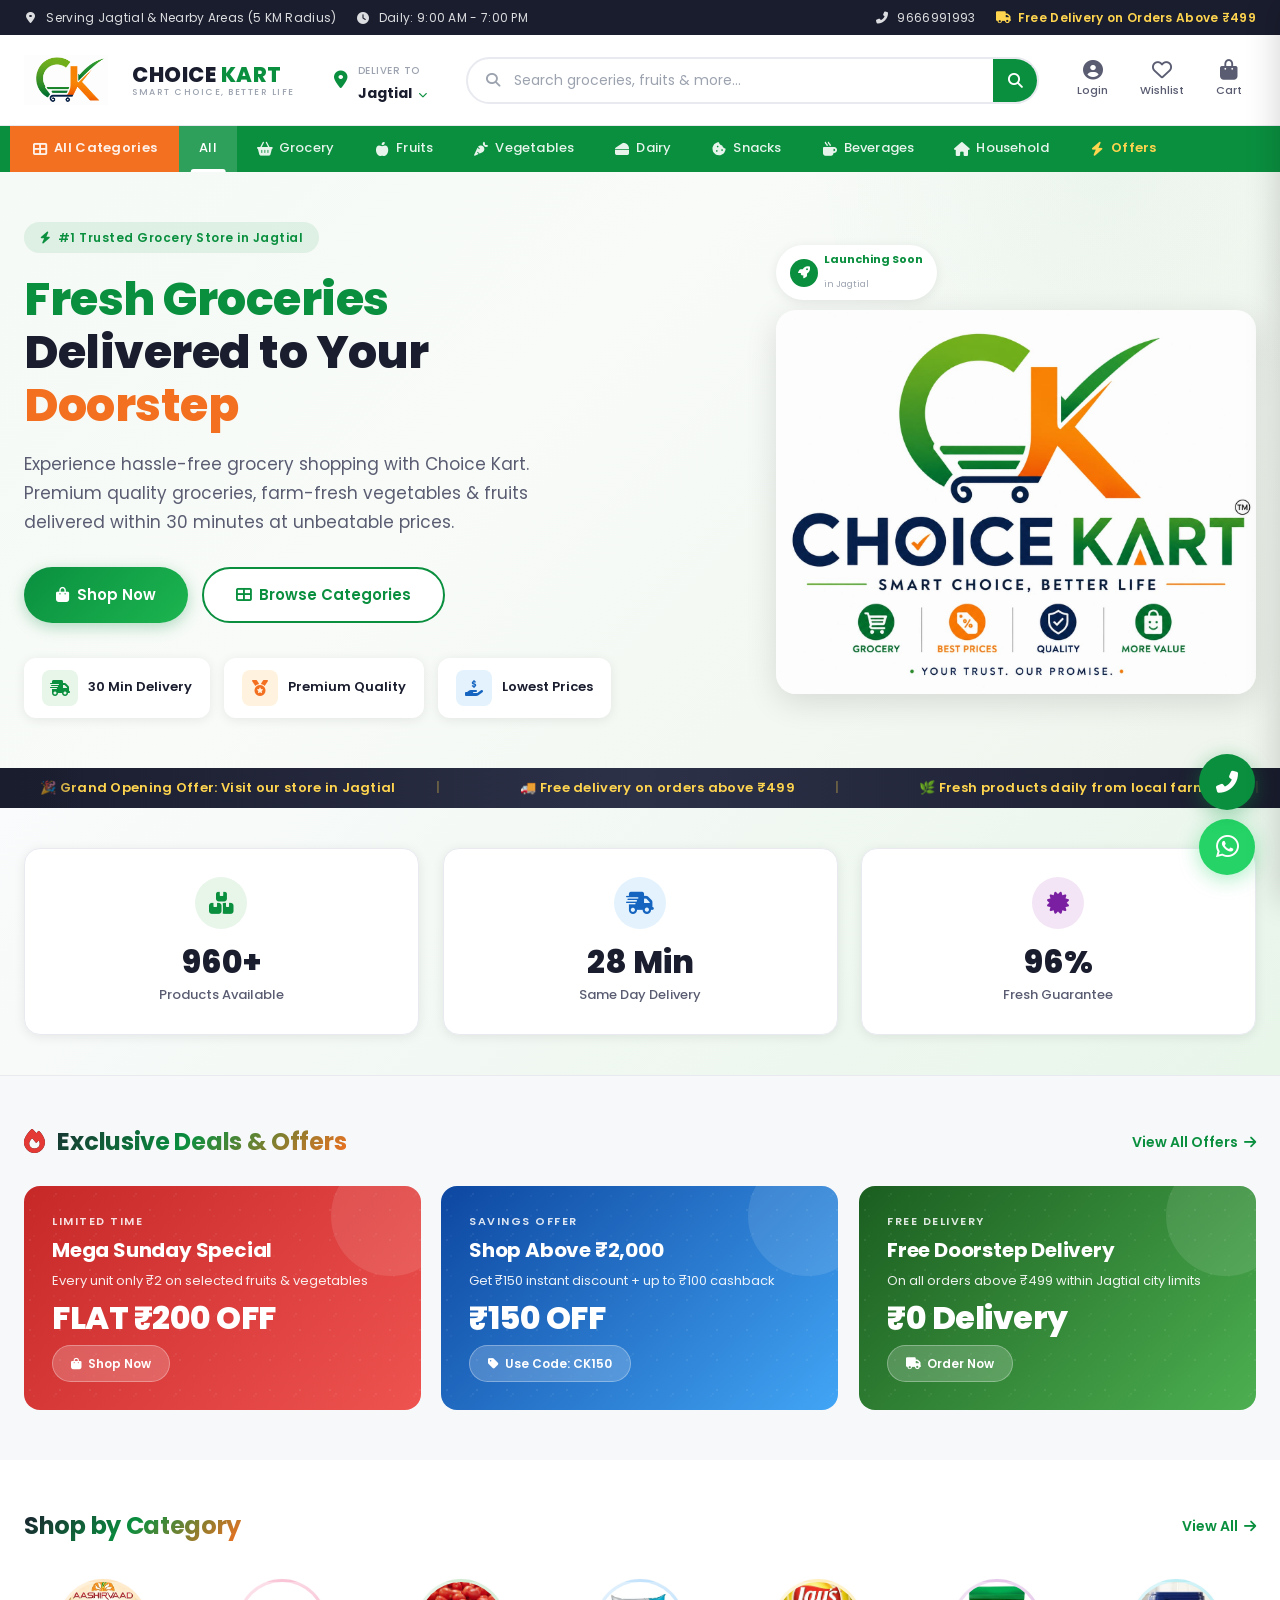
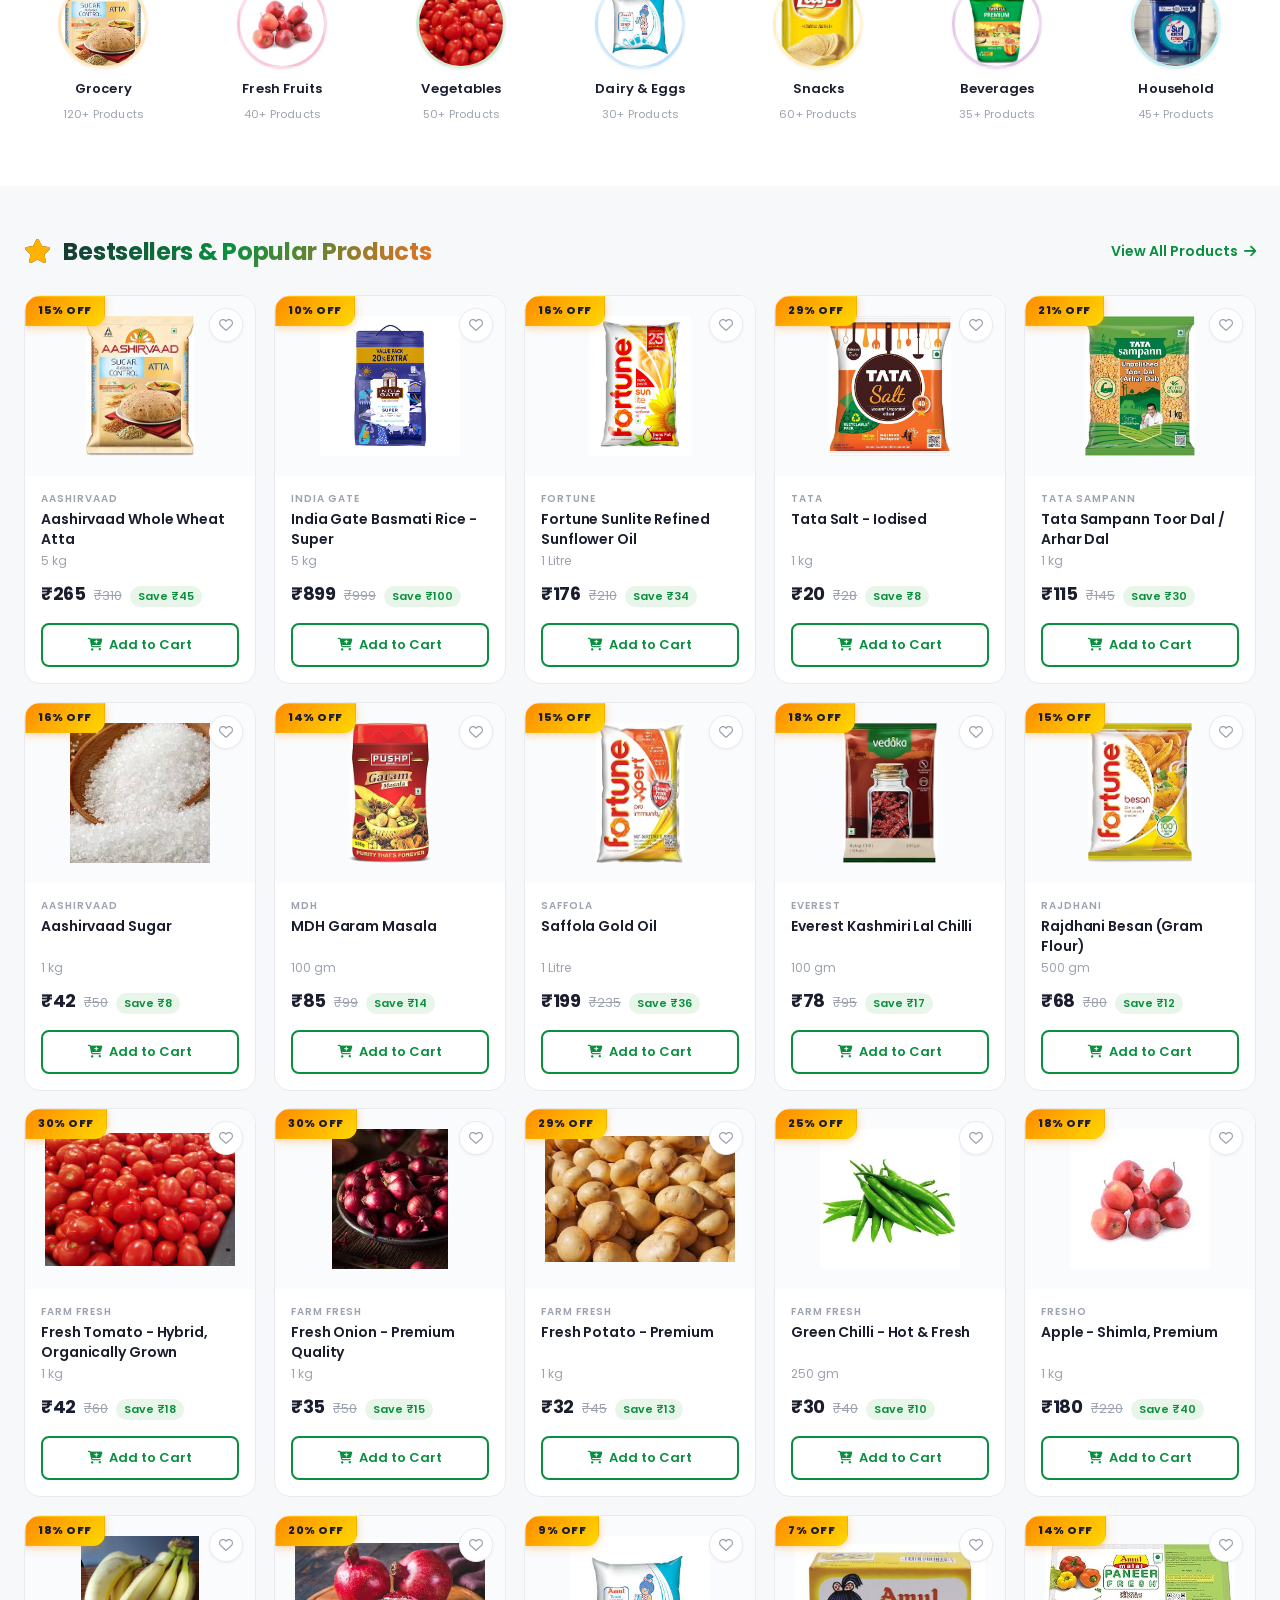
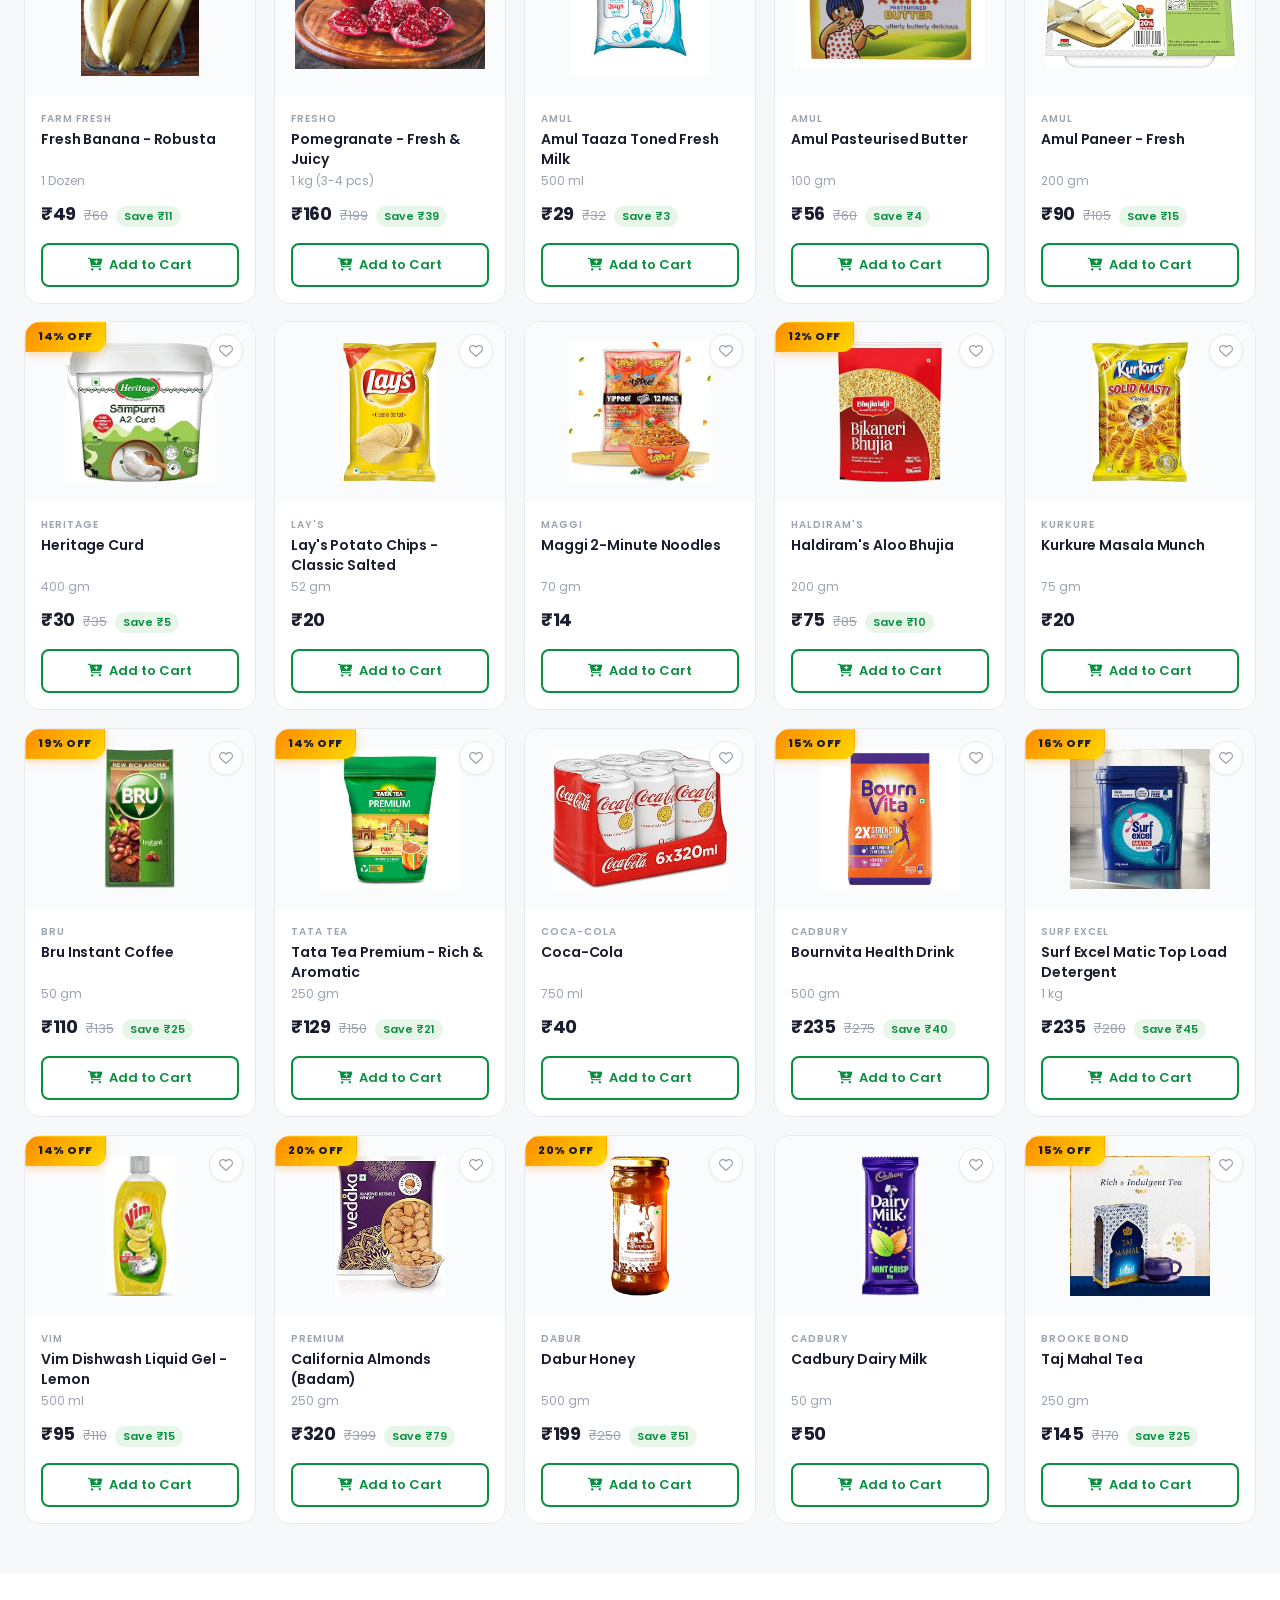
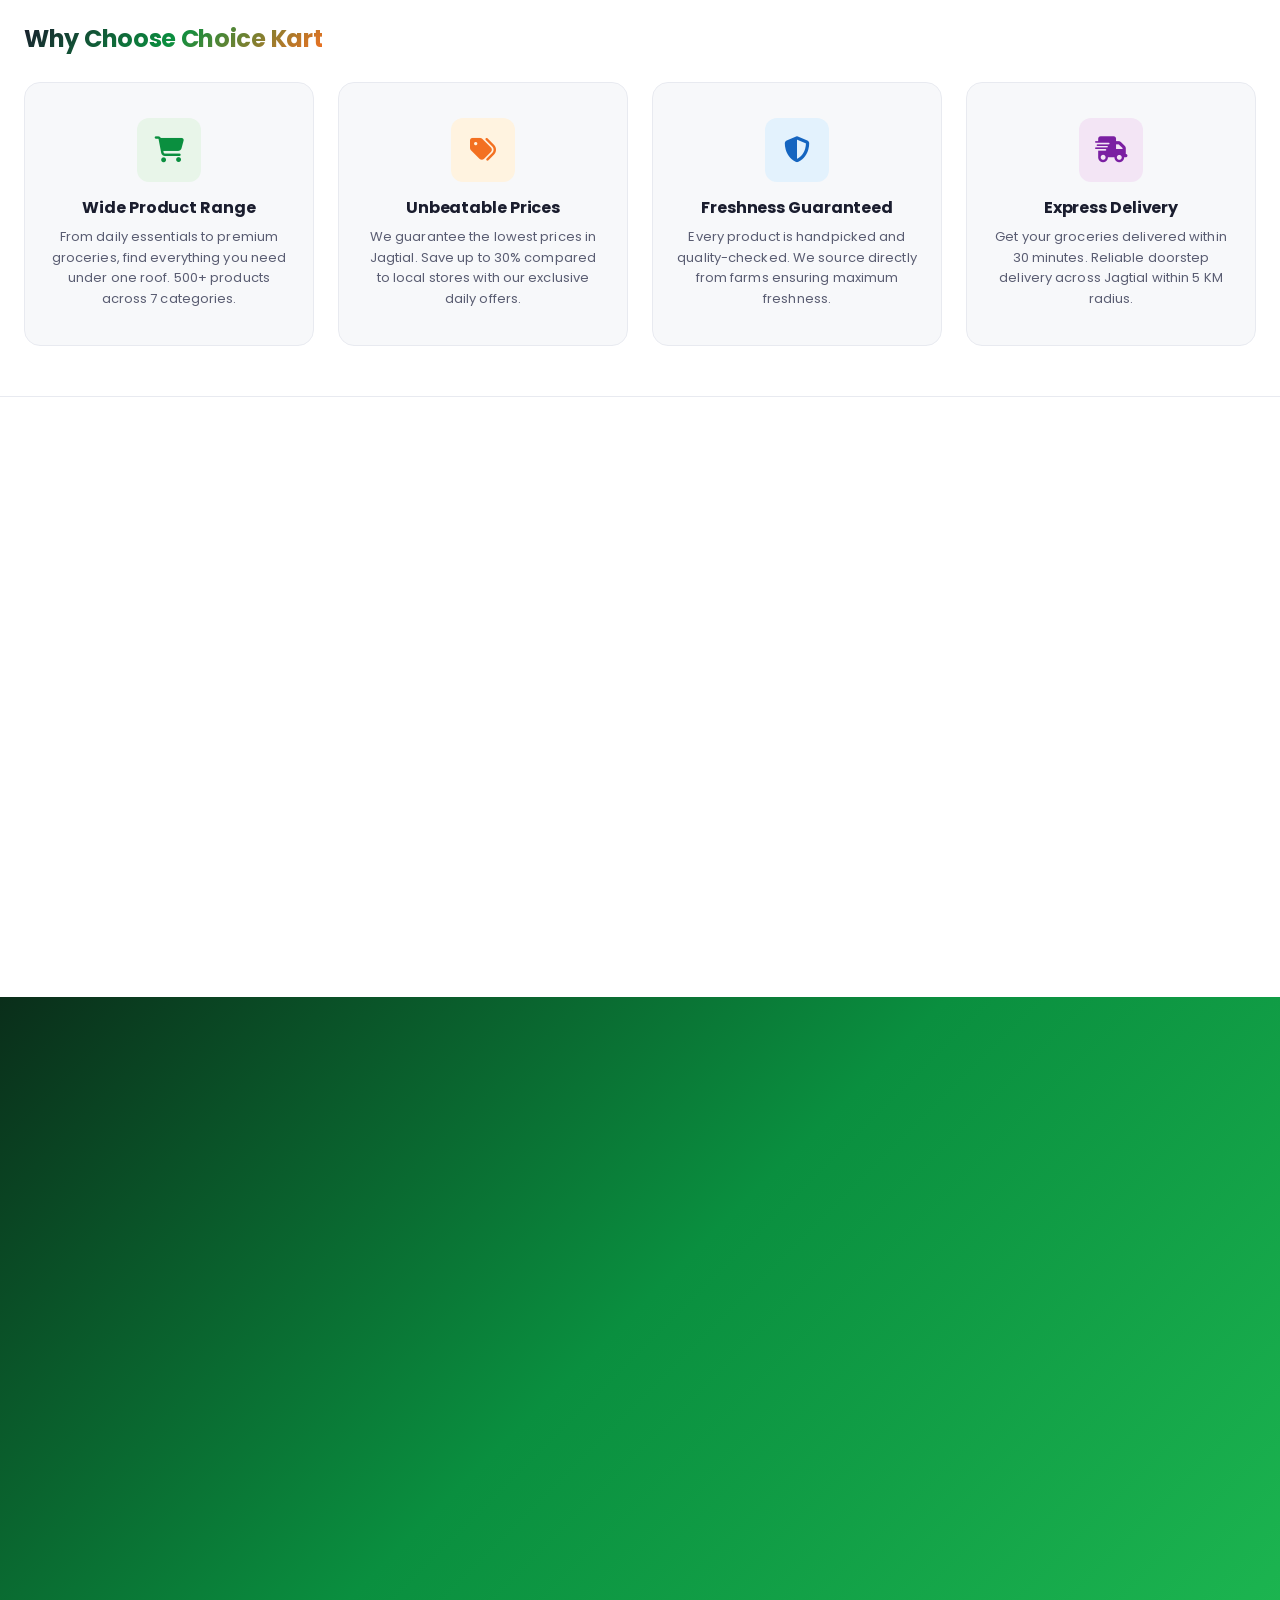
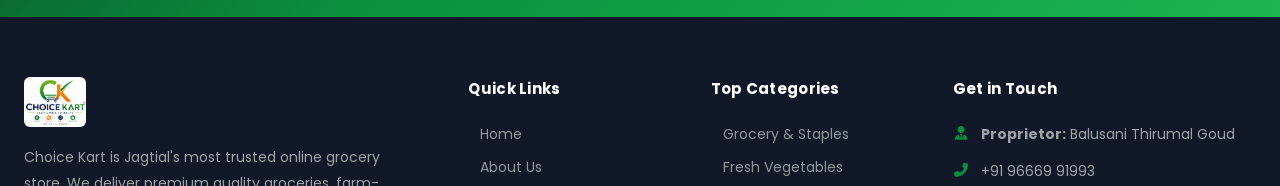
<file: index.html>
<!DOCTYPE html>
<html lang="en">
<head>
    <meta charset="UTF-8">
    <meta name="viewport" content="width=device-width, initial-scale=1.0">
    <meta name="description" content="Choice Kart - Your trusted online grocery store in Jagtial. Fresh vegetables, fruits & groceries delivered to your doorstep within 30 minutes. Smart Choice, Better Life.">
    <meta name="keywords" content="Choice Kart, Jagtial grocery delivery, online grocery Jagtial, fresh vegetables Jagtial, fresh fruits delivery, doorstep grocery delivery Telangana">
    <meta name="author" content="Choice Kart - Balusani Thirumal Goud">

    <!-- Open Graph -->
    <meta property="og:title" content="Choice Kart - Smart Choice, Better Life">
    <meta property="og:description" content="Fresh groceries, vegetables & fruits delivered to your doorstep in Jagtial. Best prices guaranteed.">
    <meta property="og:image" content="assets/images/logo.jpeg">
    <meta property="og:type" content="website">

    <title>Choice Kart - Smart Choice, Better Life | Fresh Grocery Delivery in Jagtial</title>

    <!-- Favicon -->
    <link rel="icon" type="image/jpeg" href="assets/images/logo.jpeg">

    <!-- Preconnect for performance -->
    <link rel="preconnect" href="https://fonts.googleapis.com">
    <link rel="preconnect" href="https://fonts.gstatic.com" crossorigin>
    <link rel="preconnect" href="https://cdnjs.cloudflare.com" crossorigin>

    <!-- Font Awesome -->
    <link rel="stylesheet" href="https://cdnjs.cloudflare.com/ajax/libs/font-awesome/6.5.1/css/all.min.css">

    <!-- Google Fonts with font-display swap -->
    <link href="https://fonts.googleapis.com/css2?family=Poppins:wght@300;400;500;600;700;800;900&display=swap" rel="stylesheet">

    <!-- Stylesheet -->
    <link rel="stylesheet" href="css/style.css">
</head>
<body>

    <!-- ===== TOP BAR ===== -->
    <div class="top-bar">
        <div class="container">
            <div class="top-bar-left">
                <span><i class="fas fa-map-marker-alt"></i> Serving Jagtial &amp; Nearby Areas (5 KM Radius)</span>
                <span><i class="fas fa-clock"></i> Daily: 9:00 AM - 7:00 PM</span>
            </div>
            <div class="top-bar-right">
                <a href="tel:9666991993"><i class="fas fa-phone-alt"></i> 9666991993</a>
                <span class="highlight"><i class="fas fa-truck"></i> Free Delivery on Orders Above &#8377;499</span>
            </div>
        </div>
    </div>

    <!-- ===== HEADER ===== -->
    <header class="header">
        <div class="container">
            <a href="index.html" class="logo">
                <img src="assets/images/ck-icon.png" alt="CK" class="ck-icon">
            </a>

            <a href="index.html" class="brand-text">
                <span class="bt-name"><span class="bt-choice">CHOICE</span> <span class="bt-kart">KART</span></span>
                <span class="bt-tag">Smart Choice, Better Life</span>
            </a>

            <div class="deliver-to">
                <i class="fas fa-map-marker-alt"></i>
                <div class="deliver-to-text">
                    <small>Deliver to</small>
                    <strong>Jagtial <i class="fas fa-chevron-down" style="font-size:9px; margin-left:3px;"></i></strong>
                </div>
            </div>

            <form class="search-bar" id="search-form">
                <i class="fas fa-search search-icon-left"></i>
                <input type="text" id="search-input" placeholder="Search groceries, fruits & more...">
                <button type="submit"><i class="fas fa-search"></i></button>
            </form>

            <div class="header-actions">
                <button class="mobile-menu-btn" id="mobile-menu-btn">
                    <i class="fas fa-bars"></i>
                </button>
                <a href="#" class="header-action" onclick="openLoginModal(); return false;">
                    <i class="fas fa-user-circle"></i>
                    <span>Login</span>
                </a>
                <a href="#" class="header-action" onclick="showToast('Wishlist feature coming soon! Stay tuned.'); return false;">
                    <i class="far fa-heart"></i>
                    <span>Wishlist</span>
                </a>
                <a href="#" class="header-action" onclick="openCart(); return false;">
                    <i class="fas fa-shopping-bag"></i>
                    <span class="badge cart-badge" style="display:none;">0</span>
                    <span>Cart</span>
                </a>
            </div>
        </div>
    </header>

    <!-- ===== CATEGORY NAV ===== -->
    <nav class="category-nav">
        <div class="container">
            <a href="#" class="all-categories"><i class="fas fa-th-large"></i> All Categories</a>
            <a href="#" class="active" onclick="filterByCategory('all', this); return false;">All</a>
            <a href="#" onclick="filterByCategory('grocery', this); return false;"><i class="fas fa-shopping-basket"></i> Grocery</a>
            <a href="#" onclick="filterByCategory('fruits', this); return false;"><i class="fas fa-apple-alt"></i> Fruits</a>
            <a href="#" onclick="filterByCategory('vegetables', this); return false;"><i class="fas fa-carrot"></i> Vegetables</a>
            <a href="#" onclick="filterByCategory('dairy', this); return false;"><i class="fas fa-cheese"></i> Dairy</a>
            <a href="#" onclick="filterByCategory('snacks', this); return false;"><i class="fas fa-cookie-bite"></i> Snacks</a>
            <a href="#" onclick="filterByCategory('beverages', this); return false;"><i class="fas fa-mug-hot"></i> Beverages</a>
            <a href="#" onclick="filterByCategory('household', this); return false;"><i class="fas fa-home"></i> Household</a>
            <a href="#" class="offers-link"><i class="fas fa-bolt"></i> Offers</a>
        </div>
    </nav>

    <!-- ===== HERO BANNER ===== -->
    <section class="hero">
        <div class="container">
            <div class="hero-content">
                <div class="hero-badge">
                    <i class="fas fa-bolt"></i> #1 Trusted Grocery Store in Jagtial
                </div>
                <h1>
                    <span class="text-green">Fresh Groceries</span><br>
                    Delivered to Your<br>
                    <span class="text-orange">Doorstep</span>
                </h1>
                <p>Experience hassle-free grocery shopping with Choice Kart. Premium quality groceries, farm-fresh vegetables &amp; fruits delivered within 30 minutes at unbeatable prices.</p>
                <div class="hero-buttons">
                    <a href="#products-section" class="btn-primary">
                        <i class="fas fa-shopping-bag"></i> Shop Now
                    </a>
                    <a href="#categories-section" class="btn-outline">
                        <i class="fas fa-th-large"></i> Browse Categories
                    </a>
                </div>
                <div class="hero-features">
                    <div class="hero-feature">
                        <div class="feature-icon green"><i class="fas fa-shipping-fast"></i></div>
                        <span>30 Min Delivery</span>
                    </div>
                    <div class="hero-feature">
                        <div class="feature-icon orange"><i class="fas fa-medal"></i></div>
                        <span>Premium Quality</span>
                    </div>
                    <div class="hero-feature">
                        <div class="feature-icon blue"><i class="fas fa-hand-holding-usd"></i></div>
                        <span>Lowest Prices</span>
                    </div>
                </div>
            </div>
            <div class="hero-image">
                <div class="hero-stats">
                    <div class="stat-icon"><i class="fas fa-rocket"></i></div>
                    <div class="stat-text">
                        <strong>Launching Soon</strong>
                        <small>in Jagtial</small>
                    </div>
                </div>
                <img src="assets/images/logo.jpeg" alt="Choice Kart - Fresh Groceries Delivered" loading="lazy" decoding="async">
            </div>
        </div>
    </section>

    <!-- ===== PROMOTIONAL TICKER ===== -->
    <div class="promo-ticker">
        <div class="ticker-content">
            <span>&#127881; Grand Opening Offer: Visit our store in Jagtial</span>
            <span>&#128666; Free delivery on orders above &#8377;499</span>
            <span>&#127807; Fresh products daily from local farms</span>
            <span>&#9889; 30-minute express delivery in Jagtial</span>
            <span>&#127881; Grand Opening Offer: Visit our store in Jagtial</span>
            <span>&#128666; Free delivery on orders above &#8377;499</span>
            <span>&#127807; Fresh products daily from local farms</span>
            <span>&#9889; 30-minute express delivery in Jagtial</span>
        </div>
    </div>

    <!-- ===== TRUST BADGES / STATS ===== -->
    <section class="trust-section fade-in-up">
        <div class="container">
            <div class="trust-badges-grid">
                <div class="trust-badge">
                    <div class="trust-icon green"><i class="fas fa-boxes"></i></div>
                    <div class="counter-value" data-target="1000">0</div>
                    <div class="counter-label">Products Available</div>
                </div>
                <div class="trust-badge">
                    <div class="trust-icon blue"><i class="fas fa-shipping-fast"></i></div>
                    <div class="counter-value" data-target="30" data-suffix=" Min">0</div>
                    <div class="counter-label">Same Day Delivery</div>
                </div>
                <div class="trust-badge">
                    <div class="trust-icon purple"><i class="fas fa-certificate"></i></div>
                    <div class="counter-value" data-target="100" data-suffix="%">0</div>
                    <div class="counter-label">Fresh Guarantee</div>
                </div>
            </div>
        </div>
    </section>

    <!-- ===== OFFERS SECTION ===== -->
    <section class="section fade-in-up">
        <div class="container">
            <div class="section-header">
                <h2><i class="fas fa-fire" style="color:#E53935;"></i> Exclusive Deals &amp; Offers</h2>
                <a href="#" class="view-all">View All Offers <i class="fas fa-arrow-right"></i></a>
            </div>
            <div class="offers-grid">
                <div class="offer-card mega">
                    <span class="offer-label">Limited Time</span>
                    <h3>Mega Sunday Special</h3>
                    <p>Every unit only &#8377;2 on selected fruits &amp; vegetables</p>
                    <div class="offer-value">FLAT &#8377;200 OFF</div>
                    <a href="#" class="offer-btn"><i class="fas fa-shopping-bag"></i> Shop Now</a>
                </div>
                <div class="offer-card savings">
                    <span class="offer-label">Savings Offer</span>
                    <h3>Shop Above &#8377;2,000</h3>
                    <p>Get &#8377;150 instant discount + up to &#8377;100 cashback</p>
                    <div class="offer-value">&#8377;150 OFF</div>
                    <a href="#" class="offer-btn"><i class="fas fa-tag"></i> Use Code: CK150</a>
                </div>
                <div class="offer-card delivery">
                    <span class="offer-label">Free Delivery</span>
                    <h3>Free Doorstep Delivery</h3>
                    <p>On all orders above &#8377;499 within Jagtial city limits</p>
                    <div class="offer-value">&#8377;0 Delivery</div>
                    <a href="#" class="offer-btn"><i class="fas fa-truck"></i> Order Now</a>
                </div>
            </div>
        </div>
    </section>

    <!-- ===== SHOP BY CATEGORY ===== -->
    <section class="section section-white fade-in-up" id="categories-section">
        <div class="container">
            <div class="section-header">
                <h2>Shop by Category</h2>
                <a href="#" class="view-all">View All <i class="fas fa-arrow-right"></i></a>
            </div>
            <div class="categories-grid">
                <div class="category-card" data-category="grocery">
                    <div class="category-icon grocery">
                        <img src="assets/images/products/flour/aashirvaad-whole-wheat-atta.jpg" alt="Grocery" loading="lazy" decoding="async">
                    </div>
                    <h4>Grocery</h4>
                    <span class="category-count">120+ Products</span>
                </div>
                <div class="category-card" data-category="fruits">
                    <div class="category-icon fruits">
                        <img src="assets/images/downloads/Apple - Shimla, Premium.jpg" alt="Fruits" loading="lazy" decoding="async">
                    </div>
                    <h4>Fresh Fruits</h4>
                    <span class="category-count">40+ Products</span>
                </div>
                <div class="category-card" data-category="vegetables">
                    <div class="category-icon vegetables">
                        <img src="assets/images/downloads/Fresh Tomato - Hybrid, Organically Grown.jpg" alt="Vegetables" loading="lazy" decoding="async">
                    </div>
                    <h4>Vegetables</h4>
                    <span class="category-count">50+ Products</span>
                </div>
                <div class="category-card" data-category="dairy">
                    <div class="category-icon dairy">
                        <img src="assets/images/downloads/Amul Taaza Toned Fresh Milk.jpg" alt="Dairy" loading="lazy" decoding="async">
                    </div>
                    <h4>Dairy &amp; Eggs</h4>
                    <span class="category-count">30+ Products</span>
                </div>
                <div class="category-card" data-category="snacks">
                    <div class="category-icon snacks">
                        <img src="assets/images/downloads/Lay's Potato Chips - Classic Salted.jpg" alt="Snacks" loading="lazy" decoding="async">
                    </div>
                    <h4>Snacks</h4>
                    <span class="category-count">60+ Products</span>
                </div>
                <div class="category-card" data-category="beverages">
                    <div class="category-icon beverages">
                        <img src="assets/images/downloads/Tata Tea Premium - Rich & Aromatic.jpg" alt="Beverages" loading="lazy" decoding="async">
                    </div>
                    <h4>Beverages</h4>
                    <span class="category-count">35+ Products</span>
                </div>
                <div class="category-card" data-category="household">
                    <div class="category-icon household">
                        <img src="assets/images/downloads/Surf Excel Matic Top Load Detergent.jpg" alt="Household" loading="lazy" decoding="async">
                    </div>
                    <h4>Household</h4>
                    <span class="category-count">45+ Products</span>
                </div>
            </div>
        </div>
    </section>

    <!-- ===== PRODUCTS SECTION ===== -->
    <section class="section fade-in-up" id="products-section">
        <div class="container">
            <div class="section-header">
                <h2><i class="fas fa-star" style="color:#FFB300;"></i> Bestsellers &amp; Popular Products</h2>
                <a href="#" class="view-all">View All Products <i class="fas fa-arrow-right"></i></a>
            </div>
            <div class="products-grid" id="products-grid">
                <!-- Loading skeleton shown until JS renders products -->
                <div class="skeleton-card"><div class="skeleton-img"></div><div class="skeleton-line w80"></div><div class="skeleton-line w60"></div><div class="skeleton-line w40"></div><div class="skeleton-btn"></div></div>
                <div class="skeleton-card"><div class="skeleton-img"></div><div class="skeleton-line w80"></div><div class="skeleton-line w60"></div><div class="skeleton-line w40"></div><div class="skeleton-btn"></div></div>
                <div class="skeleton-card"><div class="skeleton-img"></div><div class="skeleton-line w80"></div><div class="skeleton-line w60"></div><div class="skeleton-line w40"></div><div class="skeleton-btn"></div></div>
                <div class="skeleton-card"><div class="skeleton-img"></div><div class="skeleton-line w80"></div><div class="skeleton-line w60"></div><div class="skeleton-line w40"></div><div class="skeleton-btn"></div></div>
                <div class="skeleton-card"><div class="skeleton-img"></div><div class="skeleton-line w80"></div><div class="skeleton-line w60"></div><div class="skeleton-line w40"></div><div class="skeleton-btn"></div></div>
            </div>
        </div>
    </section>

    <!-- ===== WHY CHOOSE US ===== -->
    <section class="section section-white fade-in-up">
        <div class="container">
            <div class="section-header">
                <h2>Why Choose Choice Kart</h2>
            </div>
            <div class="why-us-grid">
                <div class="why-us-card">
                    <div class="why-us-icon green"><i class="fas fa-shopping-cart"></i></div>
                    <h4>Wide Product Range</h4>
                    <p>From daily essentials to premium groceries, find everything you need under one roof. 500+ products across 7 categories.</p>
                </div>
                <div class="why-us-card">
                    <div class="why-us-icon orange"><i class="fas fa-tags"></i></div>
                    <h4>Unbeatable Prices</h4>
                    <p>We guarantee the lowest prices in Jagtial. Save up to 30% compared to local stores with our exclusive daily offers.</p>
                </div>
                <div class="why-us-card">
                    <div class="why-us-icon blue"><i class="fas fa-shield-alt"></i></div>
                    <h4>Freshness Guaranteed</h4>
                    <p>Every product is handpicked and quality-checked. We source directly from farms ensuring maximum freshness.</p>
                </div>
                <div class="why-us-card">
                    <div class="why-us-icon purple"><i class="fas fa-shipping-fast"></i></div>
                    <h4>Express Delivery</h4>
                    <p>Get your groceries delivered within 30 minutes. Reliable doorstep delivery across Jagtial within 5 KM radius.</p>
                </div>
            </div>
        </div>
    </section>

    <!-- ===== TRUSTED BRANDS ===== -->
    <section class="brands-section fade-in-up">
        <div class="container">
            <div class="section-header">
                <h2>Brands You Love &amp; Trust</h2>
            </div>
            <div class="brands-marquee">
                <div class="brands-track">
                    <div class="brand-card"><span class="brand-logo">Aashirvaad</span></div>
                    <div class="brand-card"><span class="brand-logo">Tata</span></div>
                    <div class="brand-card"><span class="brand-logo">Amul</span></div>
                    <div class="brand-card"><span class="brand-logo">Fortune</span></div>
                    <div class="brand-card"><span class="brand-logo">India Gate</span></div>
                    <div class="brand-card"><span class="brand-logo">MDH</span></div>
                    <div class="brand-card"><span class="brand-logo">Everest</span></div>
                    <div class="brand-card"><span class="brand-logo">Surf Excel</span></div>
                    <div class="brand-card"><span class="brand-logo">Haldiram's</span></div>
                    <div class="brand-card"><span class="brand-logo">Maggi</span></div>
                    <div class="brand-card"><span class="brand-logo">Cadbury</span></div>
                    <div class="brand-card"><span class="brand-logo">Lay's</span></div>
                    <div class="brand-card"><span class="brand-logo">Dabur</span></div>
                    <div class="brand-card"><span class="brand-logo">Britannia</span></div>
                    <div class="brand-card"><span class="brand-logo">Saffola</span></div>
                    <div class="brand-card"><span class="brand-logo">Nescafe</span></div>
                    <div class="brand-card"><span class="brand-logo">Bru</span></div>
                    <div class="brand-card"><span class="brand-logo">Vim</span></div>
                    <div class="brand-card"><span class="brand-logo">Heritage</span></div>
                    <div class="brand-card"><span class="brand-logo">Kurkure</span></div>
                    <div class="brand-card"><span class="brand-logo">Coca-Cola</span></div>
                    <div class="brand-card"><span class="brand-logo">Pepsi</span></div>
                    <div class="brand-card"><span class="brand-logo">Bournvita</span></div>
                    <div class="brand-card"><span class="brand-logo">Horlicks</span></div>
                    <div class="brand-card"><span class="brand-logo">Rajdhani</span></div>
                    <div class="brand-card"><span class="brand-logo">Dettol</span></div>
                    <div class="brand-card"><span class="brand-logo">Colgate</span></div>
                    <div class="brand-card"><span class="brand-logo">Harpic</span></div>
                    <div class="brand-card"><span class="brand-logo">Patanjali</span></div>
                    <div class="brand-card"><span class="brand-logo">Kissan</span></div>
                    <!-- Duplicate for seamless scroll -->
                    <div class="brand-card"><span class="brand-logo">Aashirvaad</span></div>
                    <div class="brand-card"><span class="brand-logo">Tata</span></div>
                    <div class="brand-card"><span class="brand-logo">Amul</span></div>
                    <div class="brand-card"><span class="brand-logo">Fortune</span></div>
                    <div class="brand-card"><span class="brand-logo">India Gate</span></div>
                    <div class="brand-card"><span class="brand-logo">MDH</span></div>
                    <div class="brand-card"><span class="brand-logo">Everest</span></div>
                    <div class="brand-card"><span class="brand-logo">Surf Excel</span></div>
                    <div class="brand-card"><span class="brand-logo">Haldiram's</span></div>
                    <div class="brand-card"><span class="brand-logo">Maggi</span></div>
                    <div class="brand-card"><span class="brand-logo">Cadbury</span></div>
                    <div class="brand-card"><span class="brand-logo">Lay's</span></div>
                    <div class="brand-card"><span class="brand-logo">Dabur</span></div>
                    <div class="brand-card"><span class="brand-logo">Britannia</span></div>
                    <div class="brand-card"><span class="brand-logo">Saffola</span></div>
                    <div class="brand-card"><span class="brand-logo">Nescafe</span></div>
                    <div class="brand-card"><span class="brand-logo">Bru</span></div>
                    <div class="brand-card"><span class="brand-logo">Vim</span></div>
                    <div class="brand-card"><span class="brand-logo">Heritage</span></div>
                    <div class="brand-card"><span class="brand-logo">Kurkure</span></div>
                </div>
            </div>
        </div>
    </section>

    <!-- ===== DOWNLOAD APP SECTION ===== -->
    <section class="app-section fade-in-up">
        <div class="container">
            <div class="app-content">
                <div class="app-badge">
                    <i class="fas fa-mobile-alt"></i> Mobile App
                </div>
                <h2>The Choice Kart App is Coming Soon</h2>
                <p>We're building something amazing. Get exclusive app-only deals, lightning-fast ordering, real-time delivery tracking, and a seamless grocery shopping experience right from your pocket.</p>
                <ul class="app-features">
                    <li><i class="fas fa-check-circle"></i> Exclusive app-only discounts &amp; flash deals</li>
                    <li><i class="fas fa-check-circle"></i> Real-time order tracking with live updates</li>
                    <li><i class="fas fa-check-circle"></i> One-tap reorder from your purchase history</li>
                    <li><i class="fas fa-check-circle"></i> Personalized recommendations just for you</li>
                    <li><i class="fas fa-check-circle"></i> Secure payments with multiple options</li>
                </ul>
                <div class="app-buttons">
                    <div class="app-btn">
                        <i class="fab fa-google-play" style="color:#0A8F3F;"></i>
                        <div class="btn-label">
                            <small>GET IT ON</small>
                            <strong>Google Play</strong>
                        </div>
                        <span class="coming-soon-tag">Coming Soon</span>
                    </div>
                    <div class="app-btn">
                        <i class="fab fa-apple" style="color:#1A1D2E;"></i>
                        <div class="btn-label">
                            <small>Download on the</small>
                            <strong>App Store</strong>
                        </div>
                        <span class="coming-soon-tag">Coming Soon</span>
                    </div>
                </div>
            </div>
            <div class="app-image">
                <!-- Android Phone Mockup -->
                <div class="phone-wrapper">
                    <div class="phone-mockup android">
                        <div class="phone-notch"></div>
                        <div class="phone-screen">
                            <div class="mini-app-header">
                                <img src="assets/images/logo.jpeg" alt="CK" class="mini-logo" loading="lazy" decoding="async">
                                <span>Choice Kart</span>
                            </div>
                            <div class="mini-search"><i class="fas fa-search"></i> Search groceries...</div>
                            <div class="mini-categories">
                                <div class="mini-cat">
                                    <div class="mini-cat-circle"><img src="assets/images/products/flour/aashirvaad-whole-wheat-atta.jpg" alt="" loading="lazy" decoding="async"></div>
                                    <span>Grocery</span>
                                </div>
                                <div class="mini-cat">
                                    <div class="mini-cat-circle"><img src="assets/images/downloads/Fresh Tomato - Hybrid, Organically Grown.jpg" alt="" loading="lazy" decoding="async"></div>
                                    <span>Veggies</span>
                                </div>
                                <div class="mini-cat">
                                    <div class="mini-cat-circle"><img src="assets/images/downloads/Apple - Shimla, Premium.jpg" alt="" loading="lazy" decoding="async"></div>
                                    <span>Fruits</span>
                                </div>
                                <div class="mini-cat">
                                    <div class="mini-cat-circle"><img src="assets/images/downloads/Amul Taaza Toned Fresh Milk.jpg" alt="" loading="lazy" decoding="async"></div>
                                    <span>Dairy</span>
                                </div>
                            </div>
                            <div class="mini-banner">
                                <h4>Fresh Groceries Delivered!</h4>
                                <p>30 min delivery in Jagtial</p>
                            </div>
                            <div class="mini-products">
                                <div class="mini-product">
                                    <div class="mini-product-img"><img src="assets/images/downloads/India Gate Basmati Rice - Super.jpg" alt="" loading="lazy" decoding="async"></div>
                                    <div class="mini-product-name">Basmati Rice</div>
                                    <div class="mini-product-price">&#8377;899</div>
                                    <div class="mini-product-btn">Add</div>
                                </div>
                                <div class="mini-product">
                                    <div class="mini-product-img"><img src="assets/images/downloads/Fortune Sunlite Refined Sunflower Oil.jpg" alt="" loading="lazy" decoding="async"></div>
                                    <div class="mini-product-name">Sunflower Oil</div>
                                    <div class="mini-product-price">&#8377;176</div>
                                    <div class="mini-product-btn">Add</div>
                                </div>
                                <div class="mini-product">
                                    <div class="mini-product-img"><img src="assets/images/downloads/Tata Salt - Iodised.jpg" alt="" loading="lazy" decoding="async"></div>
                                    <div class="mini-product-name">Tata Salt</div>
                                    <div class="mini-product-price">&#8377;20</div>
                                    <div class="mini-product-btn">Add</div>
                                </div>
                                <div class="mini-product">
                                    <div class="mini-product-img"><img src="assets/images/downloads/Fresh Banana - Robusta.jpg" alt="" loading="lazy" decoding="async"></div>
                                    <div class="mini-product-name">Fresh Banana</div>
                                    <div class="mini-product-price">&#8377;49</div>
                                    <div class="mini-product-btn">Add</div>
                                </div>
                            </div>
                            <div class="mini-bottom-bar">
                                <i class="fas fa-home active-icon"></i>
                                <i class="fas fa-th-large"></i>
                                <i class="fas fa-shopping-cart"></i>
                                <i class="fas fa-heart"></i>
                                <i class="fas fa-user"></i>
                            </div>
                        </div>
                    </div>
                    <div class="phone-label"><i class="fab fa-android"></i> Android</div>
                </div>

                <!-- iOS Phone Mockup -->
                <div class="phone-wrapper">
                    <div class="phone-mockup ios">
                        <div class="phone-notch dynamic-island"></div>
                        <div class="phone-screen">
                            <div class="mini-app-header" style="padding-top:32px;">
                                <img src="assets/images/logo.jpeg" alt="CK" class="mini-logo" loading="lazy" decoding="async">
                                <span>Choice Kart</span>
                            </div>
                            <div class="mini-search"><i class="fas fa-search"></i> Search for atta, dal...</div>
                            <div class="mini-banner" style="background: linear-gradient(135deg, #FFF3E0, #FFE0B2);">
                                <h4 style="color: #E65100;">Mega Sunday Offer!</h4>
                                <p>Flat &#8377;200 OFF on first order</p>
                            </div>
                            <div class="mini-categories">
                                <div class="mini-cat">
                                    <div class="mini-cat-circle"><img src="assets/images/downloads/Amul Pasteurised Butter.jpg" alt="" loading="lazy" decoding="async"></div>
                                    <span>Dairy</span>
                                </div>
                                <div class="mini-cat">
                                    <div class="mini-cat-circle"><img src="assets/images/downloads/Lay's Potato Chips - Classic Salted.jpg" alt="" loading="lazy" decoding="async"></div>
                                    <span>Snacks</span>
                                </div>
                                <div class="mini-cat">
                                    <div class="mini-cat-circle"><img src="assets/images/downloads/Bru Instant Coffee.jpg" alt="" loading="lazy" decoding="async"></div>
                                    <span>Drinks</span>
                                </div>
                                <div class="mini-cat">
                                    <div class="mini-cat-circle"><img src="assets/images/downloads/Surf Excel Matic Top Load Detergent.jpg" alt="" loading="lazy" decoding="async"></div>
                                    <span>Home</span>
                                </div>
                            </div>
                            <div class="mini-products">
                                <div class="mini-product">
                                    <div class="mini-product-img"><img src="assets/images/downloads/Amul Pasteurised Butter.jpg" alt="" loading="lazy" decoding="async"></div>
                                    <div class="mini-product-name">Amul Butter</div>
                                    <div class="mini-product-price">&#8377;56</div>
                                    <div class="mini-product-btn">Add</div>
                                </div>
                                <div class="mini-product">
                                    <div class="mini-product-img"><img src="assets/images/downloads/Tata Tea Premium - Rich & Aromatic.jpg" alt="" loading="lazy" decoding="async"></div>
                                    <div class="mini-product-name">Tata Tea</div>
                                    <div class="mini-product-price">&#8377;129</div>
                                    <div class="mini-product-btn">Add</div>
                                </div>
                                <div class="mini-product">
                                    <div class="mini-product-img"><img src="assets/images/downloads/Pomegranate - Fresh & Juicy.jpg" alt="" loading="lazy" decoding="async"></div>
                                    <div class="mini-product-name">Pomegranate</div>
                                    <div class="mini-product-price">&#8377;160</div>
                                    <div class="mini-product-btn">Add</div>
                                </div>
                                <div class="mini-product">
                                    <div class="mini-product-img"><img src="assets/images/downloads/Vim Dishwash Liquid Gel - Lemon.jpg" alt="" loading="lazy" decoding="async"></div>
                                    <div class="mini-product-name">Vim Liquid</div>
                                    <div class="mini-product-price">&#8377;95</div>
                                    <div class="mini-product-btn">Add</div>
                                </div>
                            </div>
                            <div class="mini-bottom-bar">
                                <i class="fas fa-home active-icon"></i>
                                <i class="fas fa-th-large"></i>
                                <i class="fas fa-shopping-bag"></i>
                                <i class="far fa-heart"></i>
                                <i class="fas fa-user-circle"></i>
                            </div>
                        </div>
                    </div>
                    <div class="phone-label"><i class="fab fa-apple"></i> iOS</div>
                </div>
            </div>
        </div>
    </section>

    <!-- ===== FOOTER ===== -->
    <footer class="footer">
        <div class="container">
            <div class="footer-grid">
                <!-- About -->
                <div class="footer-about">
                    <img src="assets/images/logo.jpeg" alt="Choice Kart" loading="lazy" decoding="async">
                    <p>Choice Kart is Jagtial's most trusted online grocery store. We deliver premium quality groceries, farm-fresh vegetables, and seasonal fruits at the most affordable prices with lightning-fast doorstep delivery.</p>
                    <p class="tagline">Smart Choice, Better Life &trade;</p>
                    <div class="footer-social">
                        <a href="#" title="Facebook"><i class="fab fa-facebook-f"></i></a>
                        <a href="#" title="Instagram"><i class="fab fa-instagram"></i></a>
                        <a href="#" title="YouTube"><i class="fab fa-youtube"></i></a>
                        <a href="https://wa.me/919666991993" title="WhatsApp"><i class="fab fa-whatsapp"></i></a>
                        <a href="#" title="Twitter"><i class="fab fa-x-twitter"></i></a>
                    </div>
                </div>

                <!-- Quick Links -->
                <div>
                    <h4>Quick Links</h4>
                    <ul class="footer-links">
                        <li><a href="#">Home</a></li>
                        <li><a href="#">About Us</a></li>
                        <li><a href="#">All Products</a></li>
                        <li><a href="#">Today's Offers</a></li>
                        <li><a href="#">Contact Us</a></li>
                        <li><a href="#">Privacy Policy</a></li>
                        <li><a href="#">Terms &amp; Conditions</a></li>
                    </ul>
                </div>

                <!-- Categories -->
                <div>
                    <h4>Top Categories</h4>
                    <ul class="footer-links">
                        <li><a href="#">Grocery &amp; Staples</a></li>
                        <li><a href="#">Fresh Vegetables</a></li>
                        <li><a href="#">Fresh Fruits</a></li>
                        <li><a href="#">Dairy Products</a></li>
                        <li><a href="#">Snacks &amp; Munchies</a></li>
                        <li><a href="#">Tea, Coffee &amp; Beverages</a></li>
                        <li><a href="#">Household Essentials</a></li>
                    </ul>
                </div>

                <!-- Contact -->
                <div>
                    <h4>Get in Touch</h4>
                    <ul class="footer-contact">
                        <li>
                            <i class="fas fa-user-tie"></i>
                            <span><strong>Proprietor:</strong> Balusani Thirumal Goud</span>
                        </li>
                        <li>
                            <i class="fas fa-phone-alt"></i>
                            <span><a href="tel:9666991993" style="color:rgba(255,255,255,0.6);">+91 96669 91993</a></span>
                        </li>
                        <li>
                            <i class="fas fa-map-marker-alt"></i>
                            <span>Jagtial, Telangana 505327, India</span>
                        </li>
                        <li>
                            <i class="fas fa-clock"></i>
                            <span>Delivery Hours: 9:00 AM - 7:00 PM (Daily)</span>
                        </li>
                        <li>
                            <i class="fas fa-route"></i>
                            <span>Delivery Coverage: 0 - 5 KM Radius</span>
                        </li>
                    </ul>
                    <h4 style="margin-top:20px;">We Accept</h4>
                    <div class="payment-methods">
                        <span class="payment-chip"><i class="fas fa-mobile-alt"></i> UPI</span>
                        <span class="payment-chip">PhonePe</span>
                        <span class="payment-chip">Google Pay</span>
                        <span class="payment-chip">Paytm</span>
                        <span class="payment-chip"><i class="fas fa-credit-card"></i> Cards</span>
                        <span class="payment-chip"><i class="fas fa-money-bill-wave"></i> COD</span>
                    </div>
                </div>
            </div>

            <!-- Footer Bottom -->
            <div class="footer-bottom">
                <p>&copy; 2026 Choice Kart. All Rights Reserved. | Your Trust, Our Promise.</p>
                <div class="footer-bottom-links">
                    <a href="#">Privacy Policy</a>
                    <a href="#">Terms of Service</a>
                    <a href="#">Refund Policy</a>
                </div>
            </div>
        </div>
    </footer>

    <!-- ===== CART SIDEBAR ===== -->
    <div class="cart-overlay" id="cart-overlay"></div>
    <div class="cart-sidebar" id="cart-sidebar">
        <div class="cart-header">
            <h3><i class="fas fa-shopping-bag"></i> My Cart (<span class="cart-badge" id="cart-count">0</span> items)</h3>
            <button class="cart-close" onclick="closeCart()">&times;</button>
        </div>
        <div class="cart-items" id="cart-items"></div>
        <div class="cart-empty" id="cart-empty">
            <i class="fas fa-shopping-bag"></i>
            <p style="font-weight:600; color:#5A5D72; font-size:17px; margin-bottom:6px;">Your cart is empty</p>
            <p style="font-size:13px; color:#9CA3AF; margin-bottom:20px;">Browse our fresh groceries and add your favorite items.</p>
            <button class="cart-empty-btn continue-btn" onclick="closeCart(); document.getElementById('products-section').scrollIntoView({behavior:'smooth'});">
                <i class="fas fa-shopping-basket"></i> Continue Shopping
            </button>
            <button class="cart-empty-btn bestseller-btn" onclick="closeCart(); document.getElementById('products-section').scrollIntoView({behavior:'smooth'});">
                <i class="fas fa-star"></i> View Best Sellers
            </button>
            <div class="cart-empty-products" id="cart-empty-products"></div>
        </div>
        <div class="cart-footer" id="cart-footer" style="display:none;">
            <div class="cart-summary">
                <div class="cart-summary-row">
                    <span>Subtotal</span>
                    <span class="cart-total-amount">&#8377;0</span>
                </div>
                <div class="cart-summary-row">
                    <span>You Save</span>
                    <span id="cart-savings" style="color:#0A8F3F; font-weight:600;">&#8377;0</span>
                </div>
                <div class="cart-summary-row">
                    <span>Delivery</span>
                    <span style="color:#0A8F3F; font-weight:600;">FREE</span>
                </div>
                <div class="cart-summary-row total">
                    <span>Total Amount</span>
                    <span class="cart-total-amount">&#8377;0</span>
                </div>
            </div>
            <button class="checkout-btn" onclick="showToast('Checkout coming soon! Contact Choice Kart by Varnika Group Pvt Ltd at 9666991993')">
                <i class="fas fa-lock"></i> Proceed to Checkout
            </button>
        </div>
    </div>

    <!-- ===== FLOATING BUTTONS ===== -->
    <a href="https://wa.me/919666991993?text=Hi%20Choice%20Kart!%20I'd%20like%20to%20place%20an%20order%20for%20grocery%20delivery%20in%20Jagtial." class="whatsapp-float" target="_blank" title="Order on WhatsApp">
        <i class="fab fa-whatsapp"></i>
    </a>
    <a href="tel:9666991993" class="call-float" title="Call Us: 9666991993">
        <i class="fas fa-phone-alt"></i>
    </a>
    <button class="scroll-top" id="scroll-top" title="Back to Top">
        <i class="fas fa-arrow-up"></i>
    </button>

    <!-- ===== LOGIN MODAL ===== -->
    <div class="modal-overlay" id="login-overlay" onclick="closeLoginModal()"></div>
    <div class="login-modal" id="login-modal">
        <button class="modal-close" onclick="closeLoginModal()">&times;</button>
        <div class="modal-logo">
            <img src="assets/images/logo.jpeg" alt="Choice Kart" loading="lazy" decoding="async">
        </div>
        <h3>Welcome to Choice Kart</h3>
        <p class="modal-tagline">Fast, Fresh &amp; Affordable Grocery Shopping</p>
        <p class="modal-subtitle">Login &amp; Account features are launching soon!</p>
        <div class="modal-features">
            <div class="modal-feature">
                <i class="fas fa-mobile-alt"></i>
                <span>OTP Login via Phone</span>
                <span class="coming-tag">Coming Soon</span>
            </div>
            <div class="modal-feature">
                <i class="fas fa-shopping-bag"></i>
                <span>Order History &amp; Tracking</span>
                <span class="coming-tag">Coming Soon</span>
            </div>
            <div class="modal-feature">
                <i class="fas fa-heart"></i>
                <span>Wishlist &amp; Saved Items</span>
                <span class="coming-tag">Coming Soon</span>
            </div>
            <div class="modal-feature">
                <i class="fas fa-gift"></i>
                <span>Rewards &amp; Coupons</span>
                <span class="coming-tag">Coming Soon</span>
            </div>
        </div>
        <div class="modal-divider"><span>Order Now Via</span></div>
        <div class="modal-actions">
            <a href="https://wa.me/919666991993?text=Hi%20Choice%20Kart!%20I'd%20like%20to%20place%20an%20order." class="modal-btn whatsapp-btn" target="_blank">
                <i class="fab fa-whatsapp"></i> WhatsApp Order
            </a>
            <a href="tel:9666991993" class="modal-btn call-btn">
                <i class="fas fa-phone-alt"></i> Call: 9666991993
            </a>
        </div>
        <p class="modal-footer-text">Choice Kart by Varnika Group Pvt Ltd</p>
    </div>

    <!-- JavaScript -->
    <script src="js/main.js"></script>

</body>
</html>
</file>
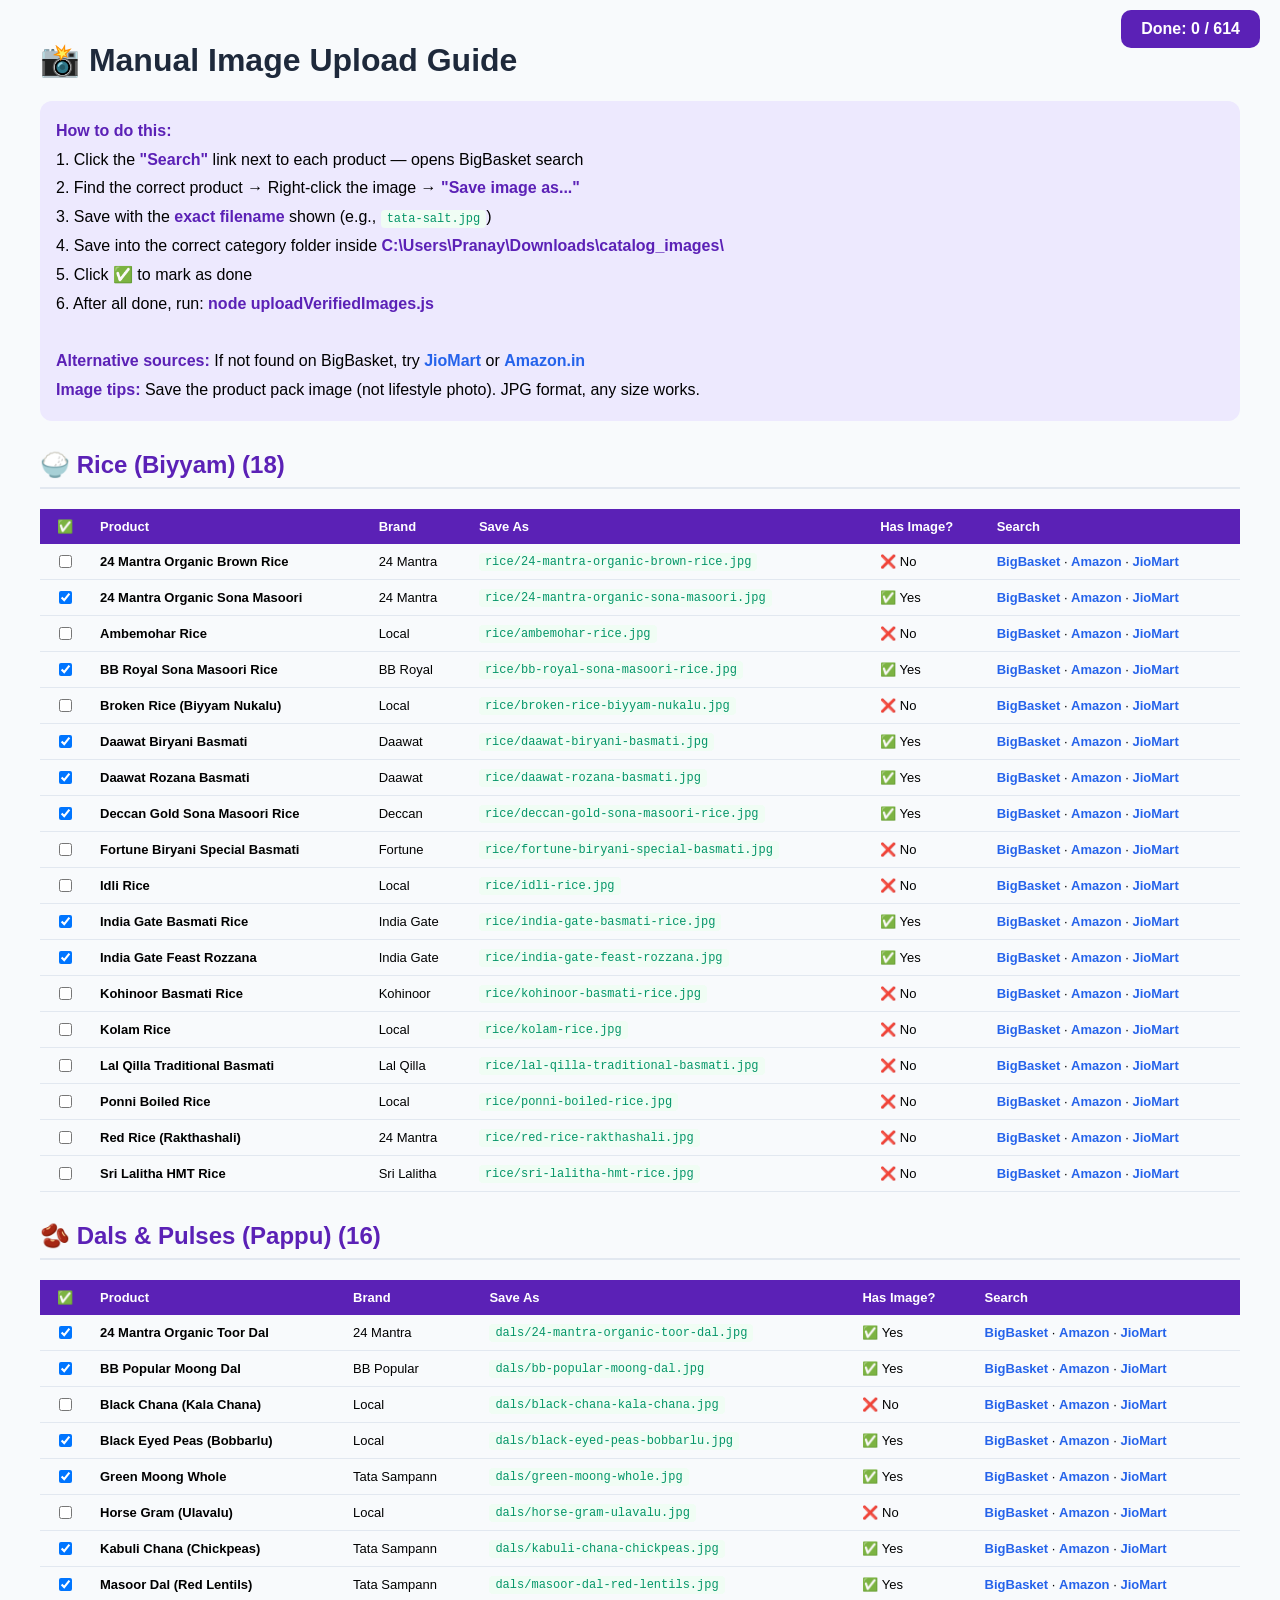
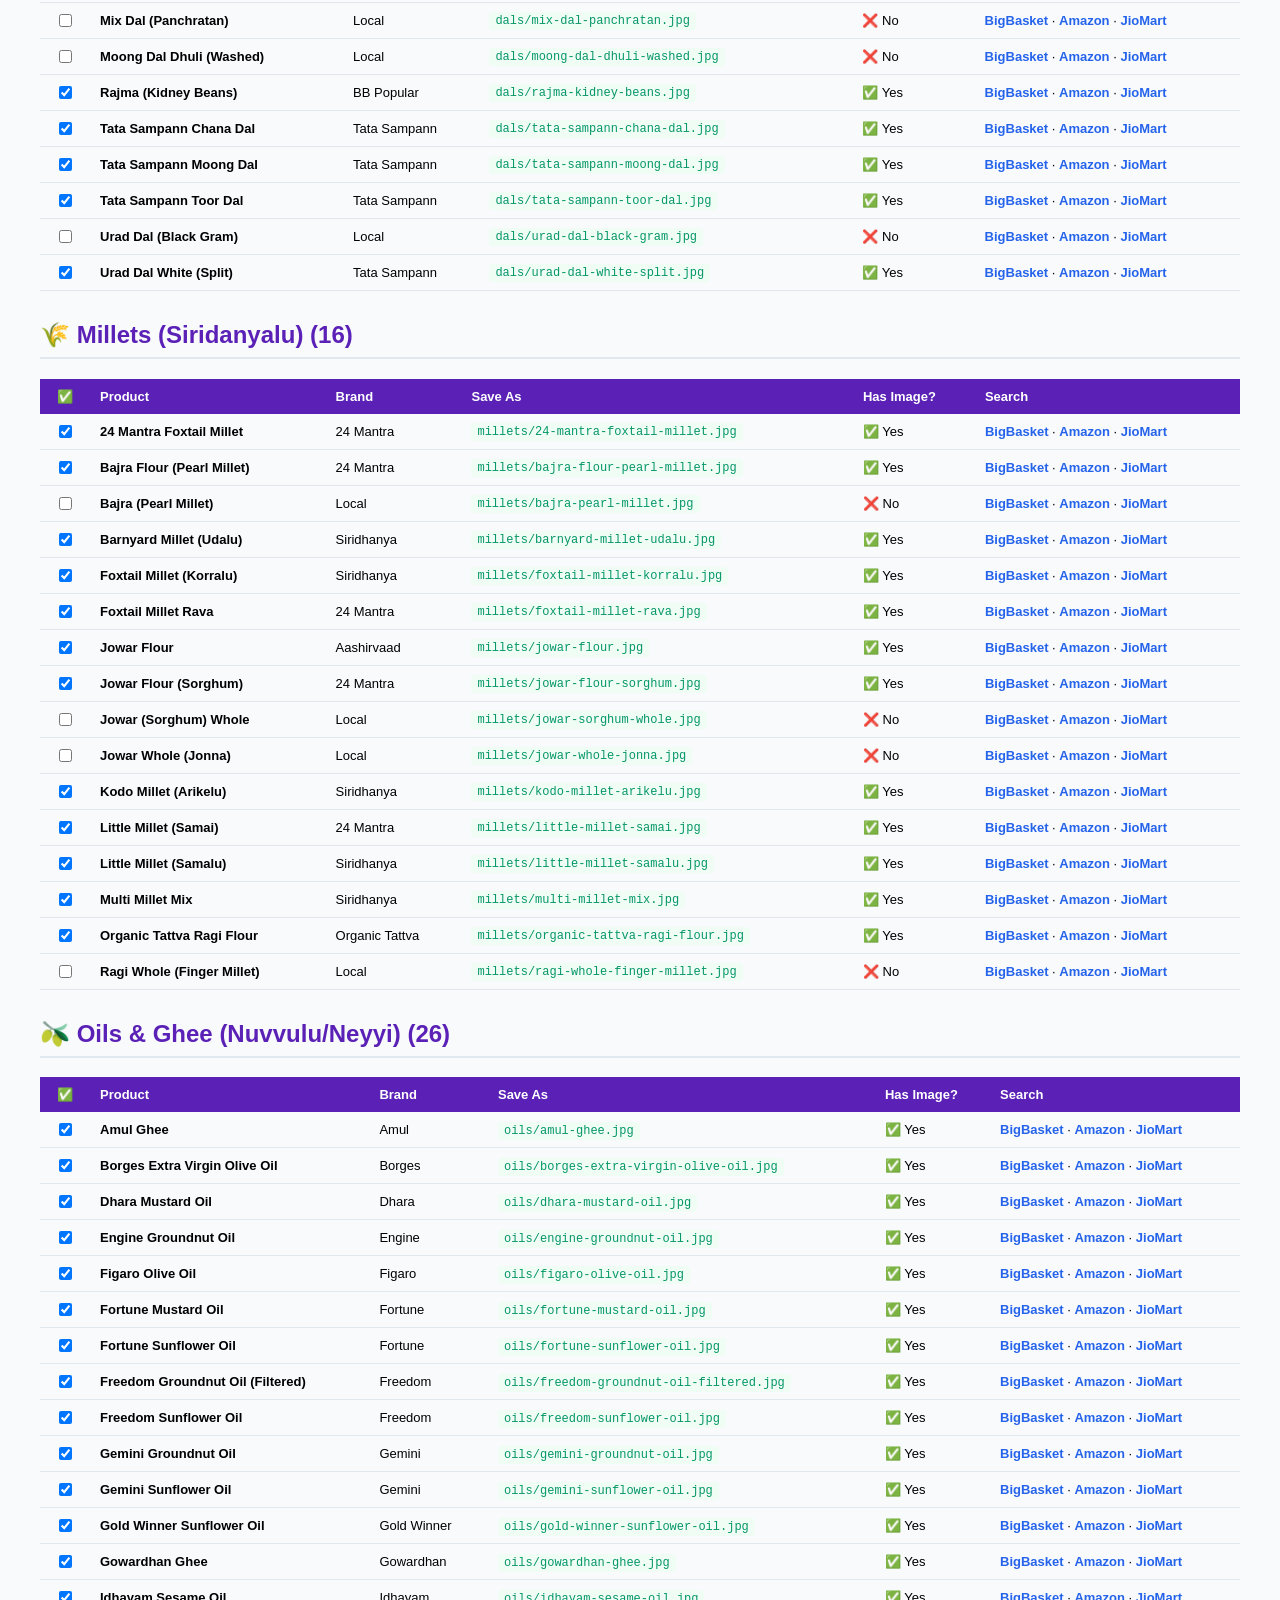
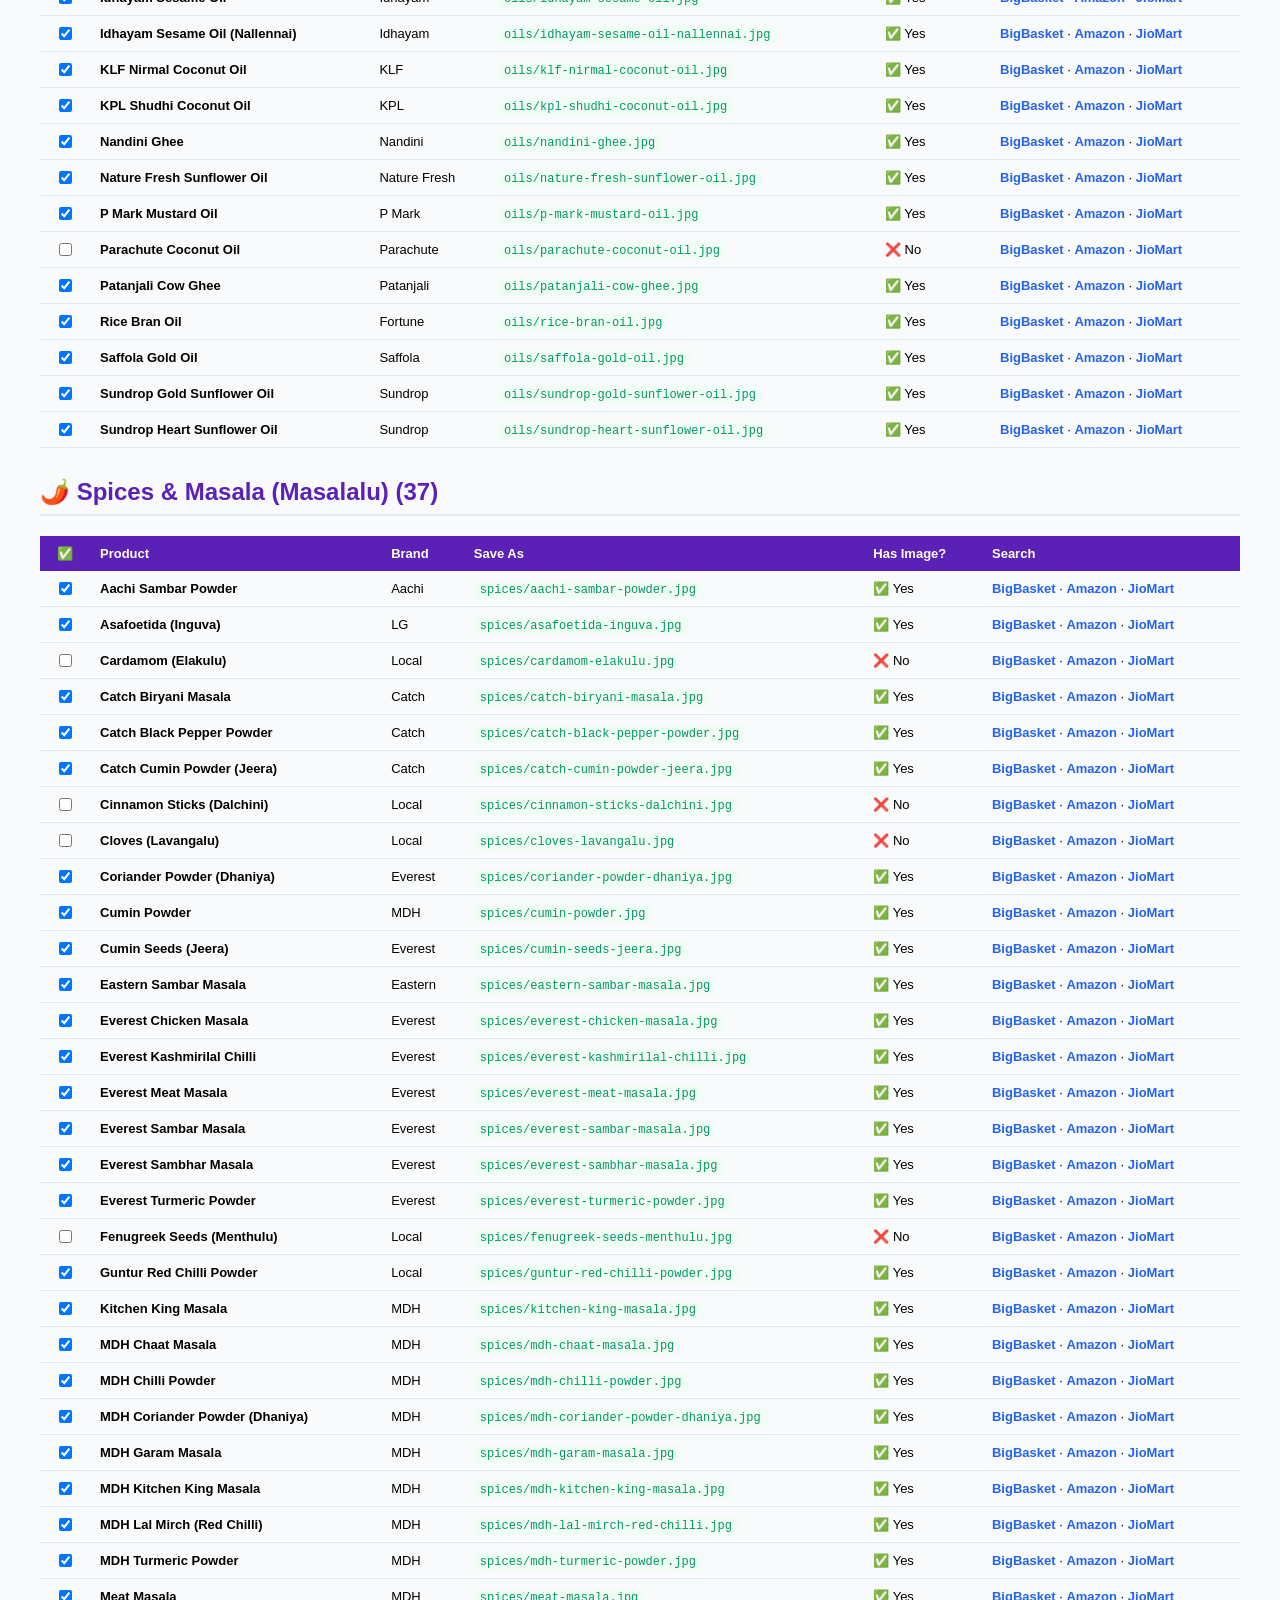
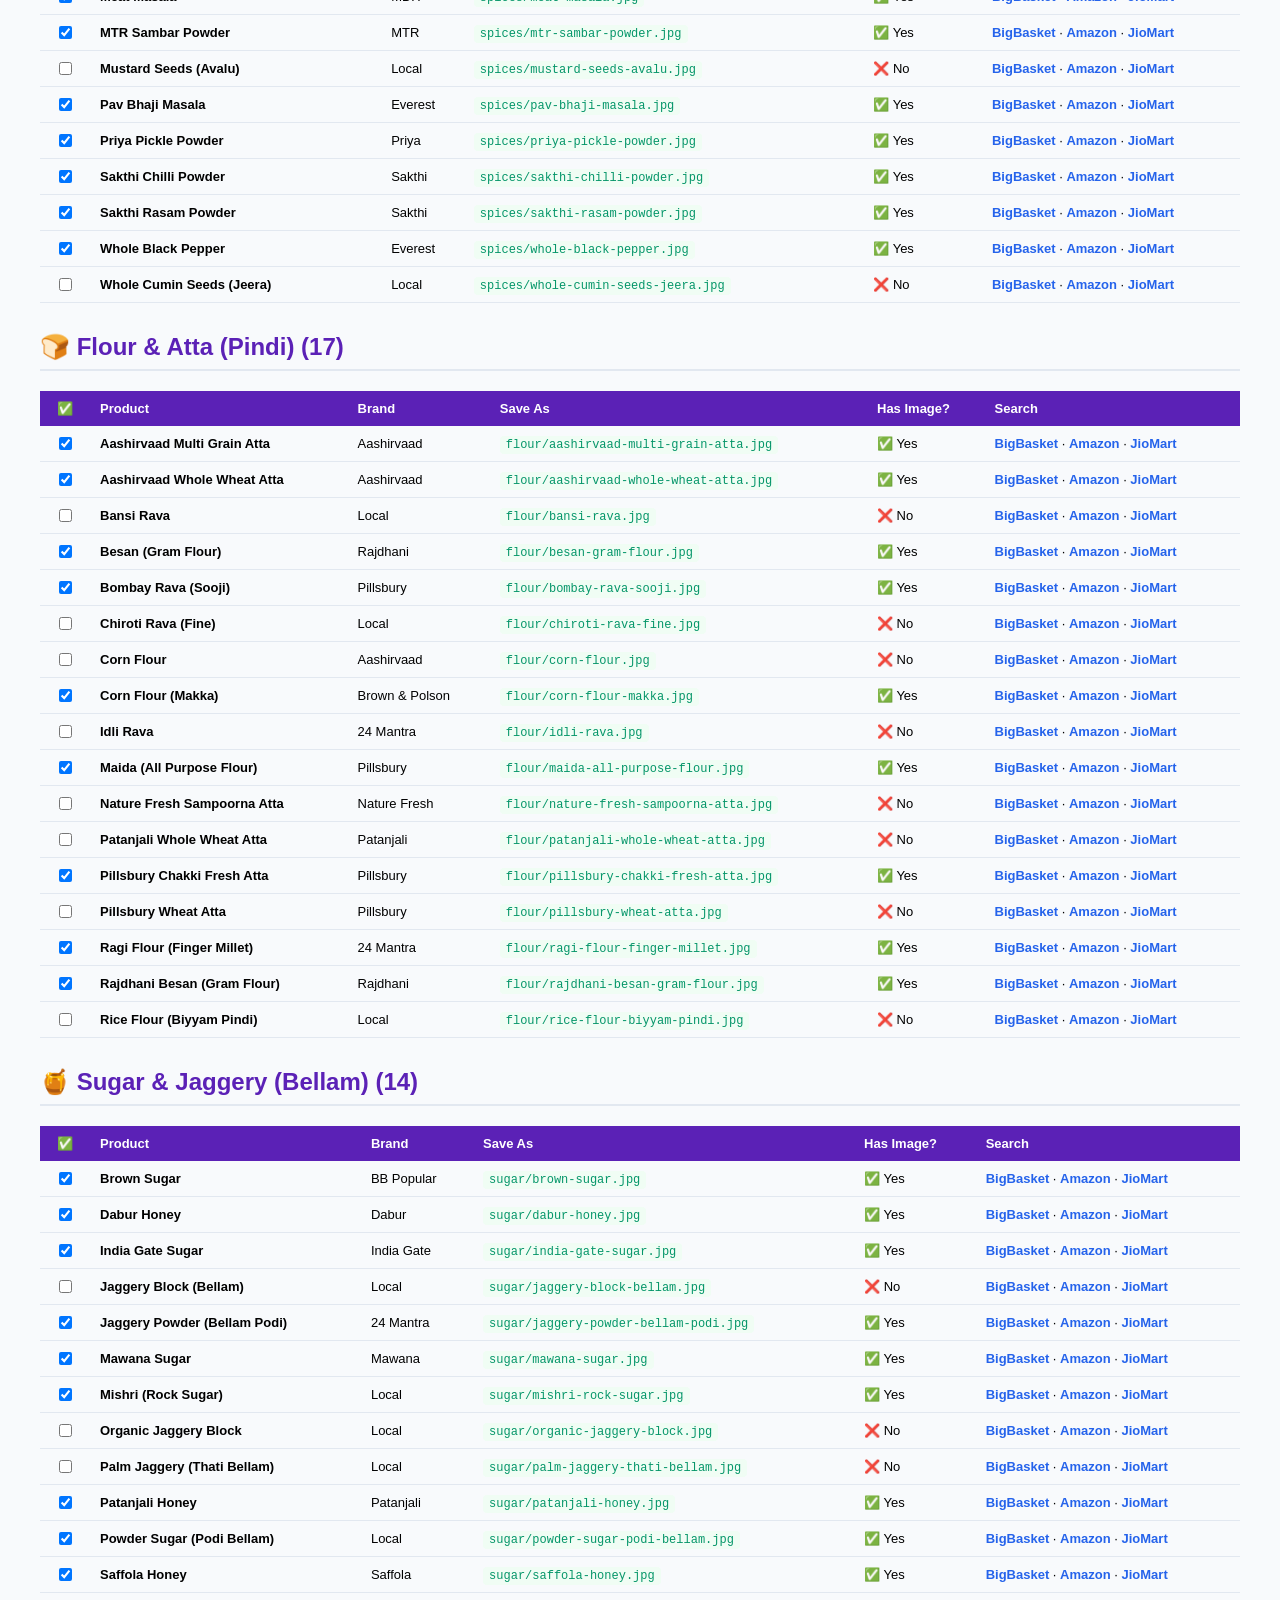
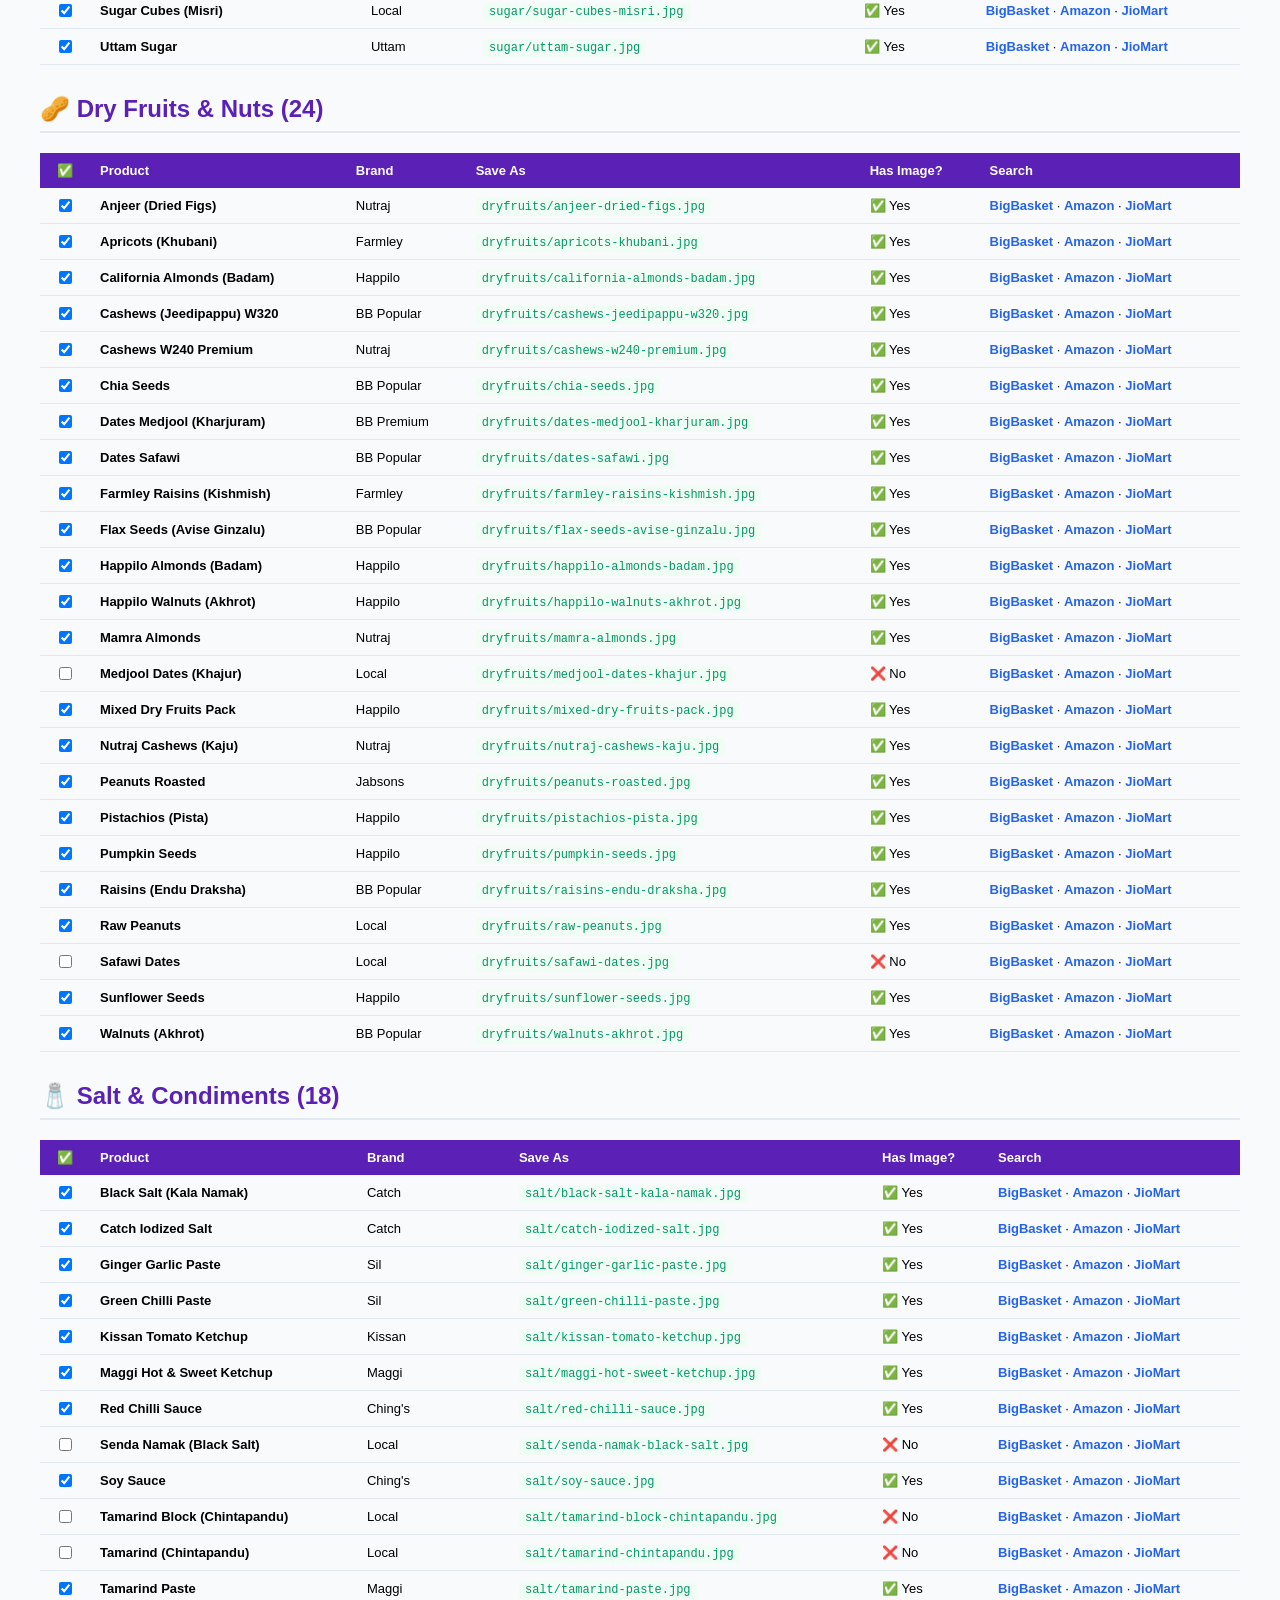
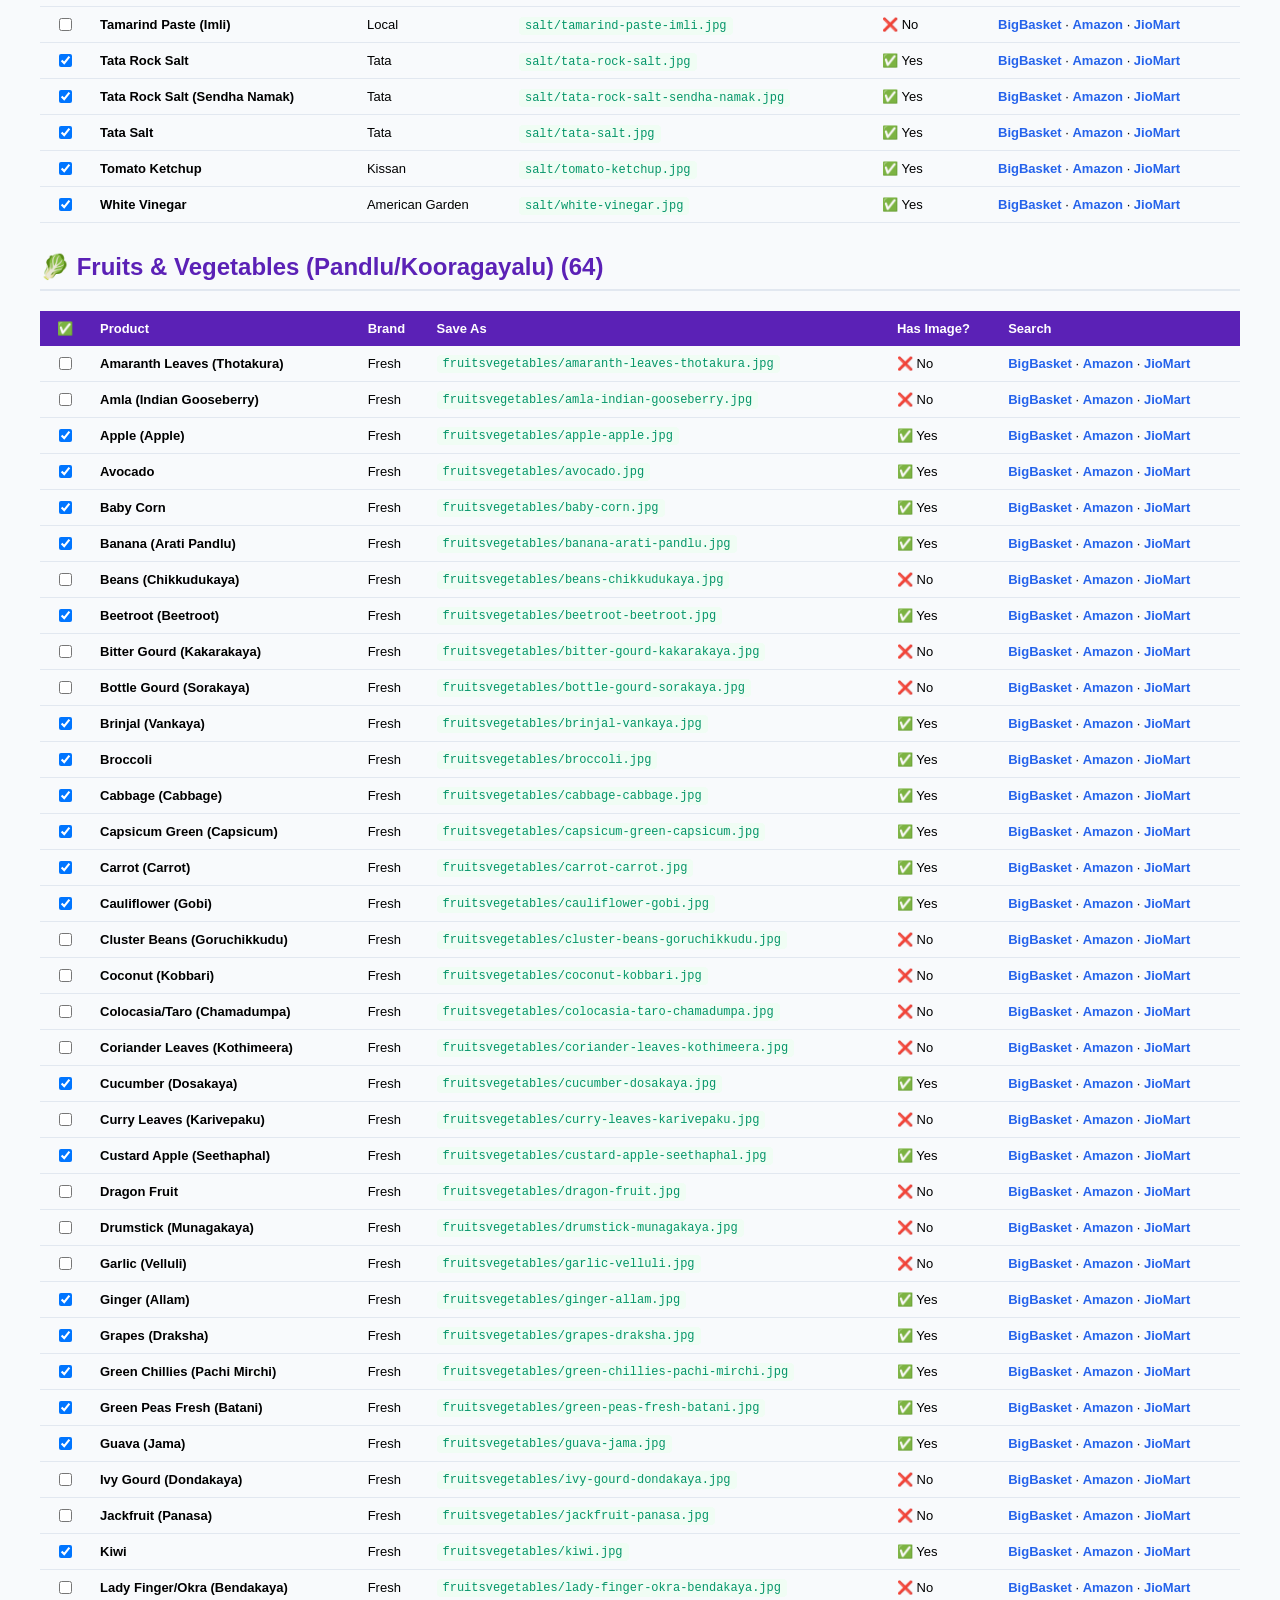
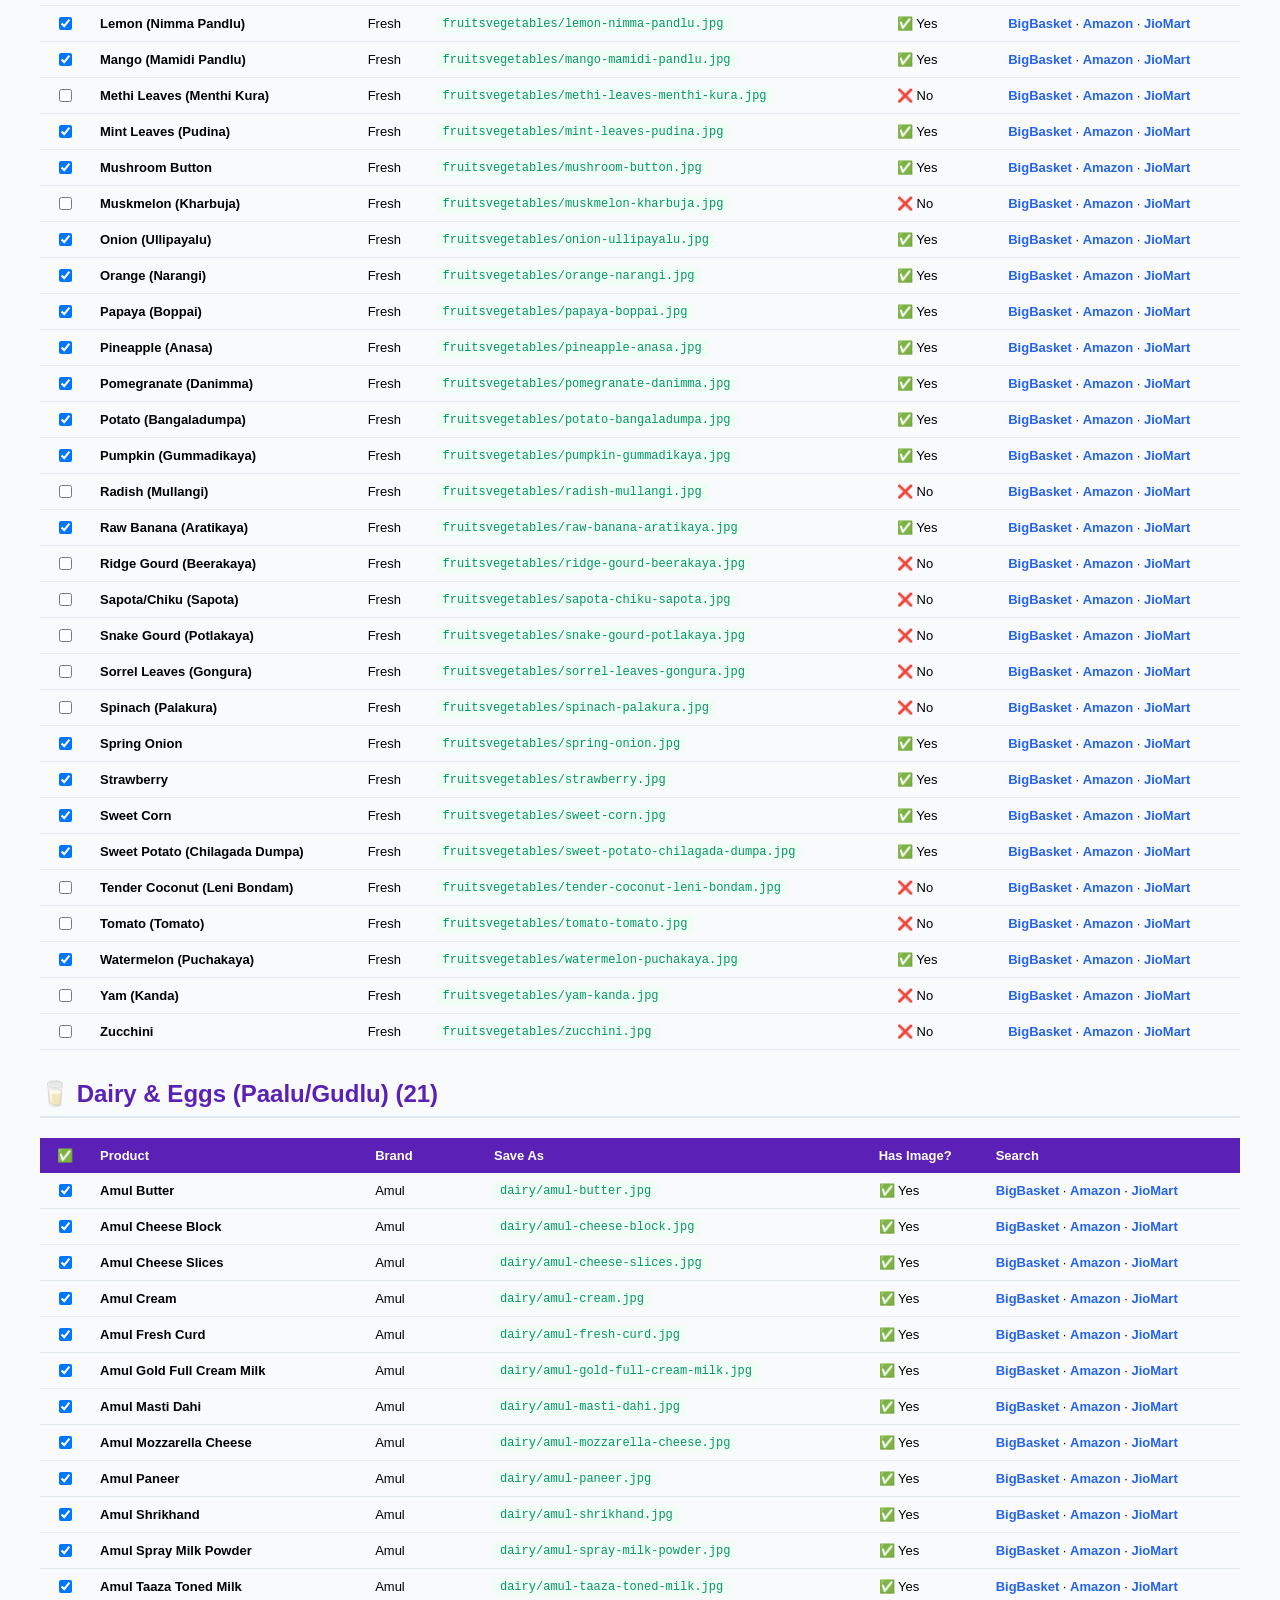
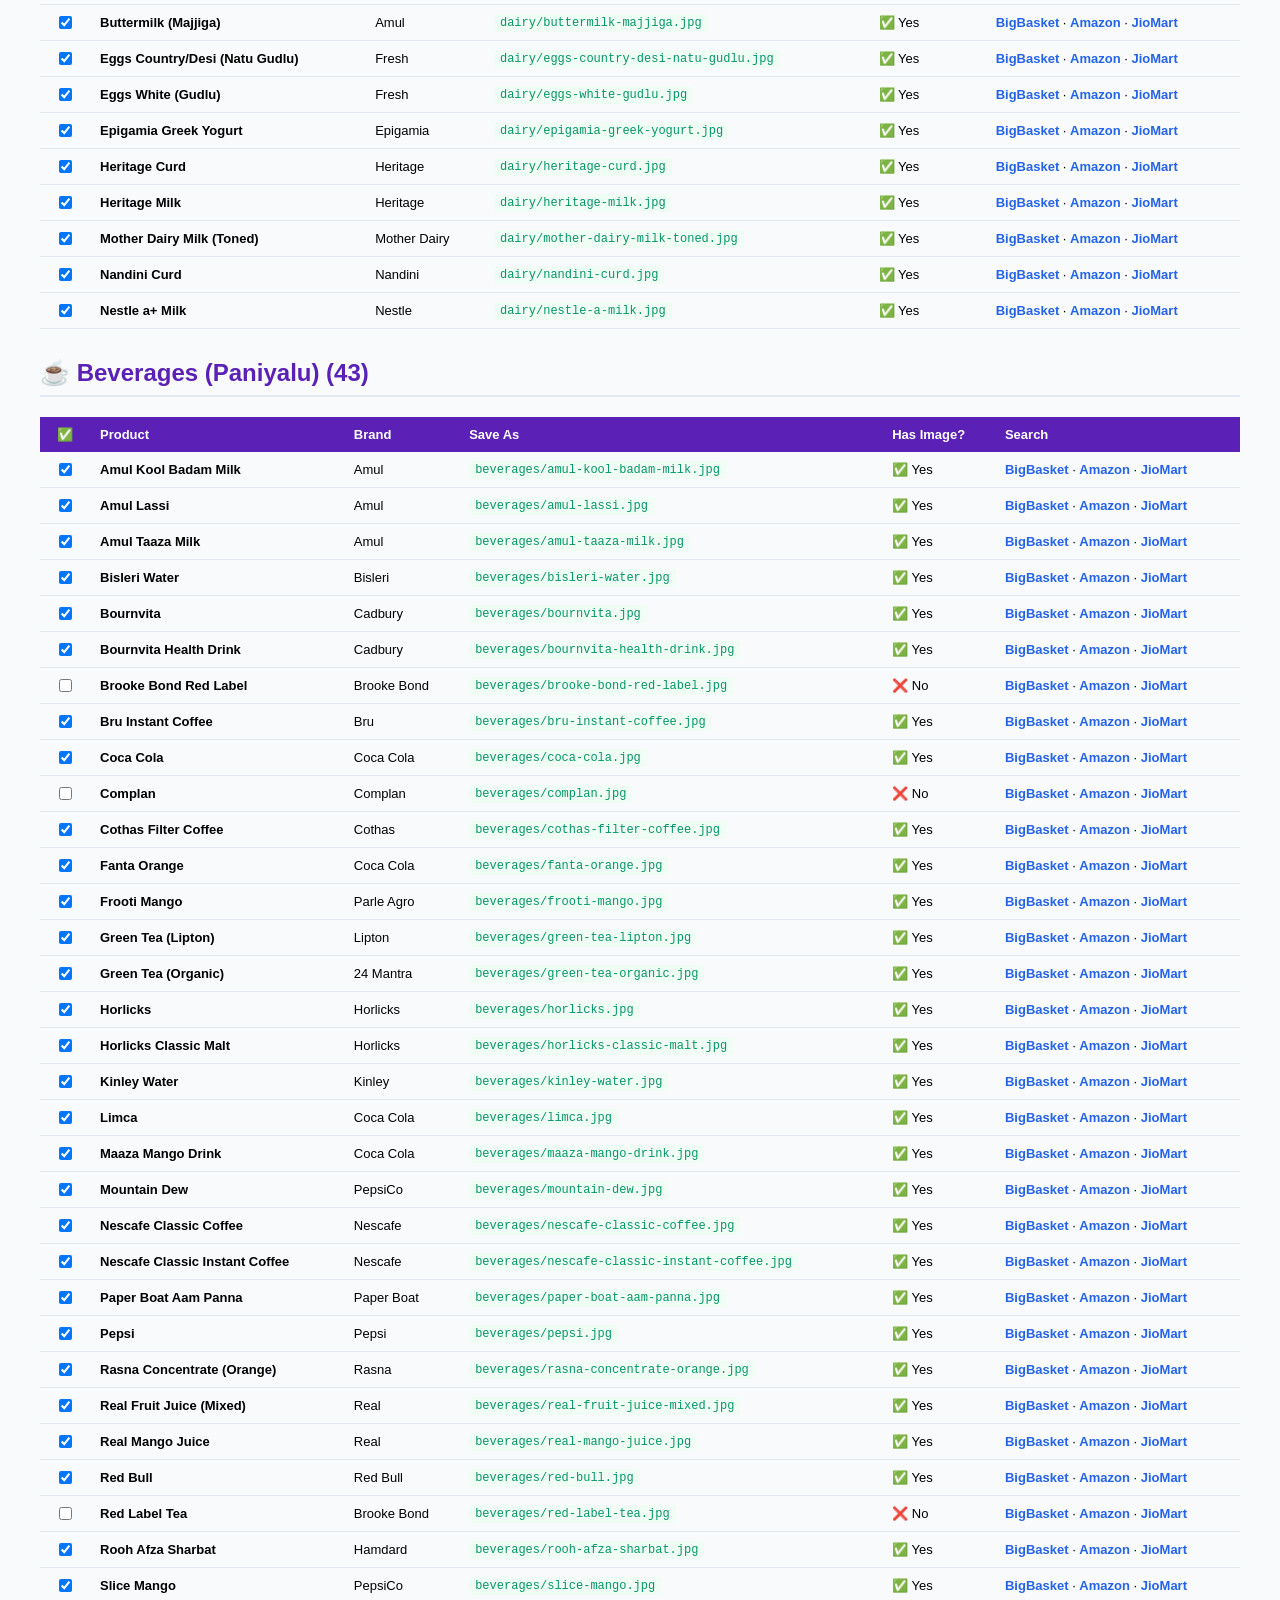
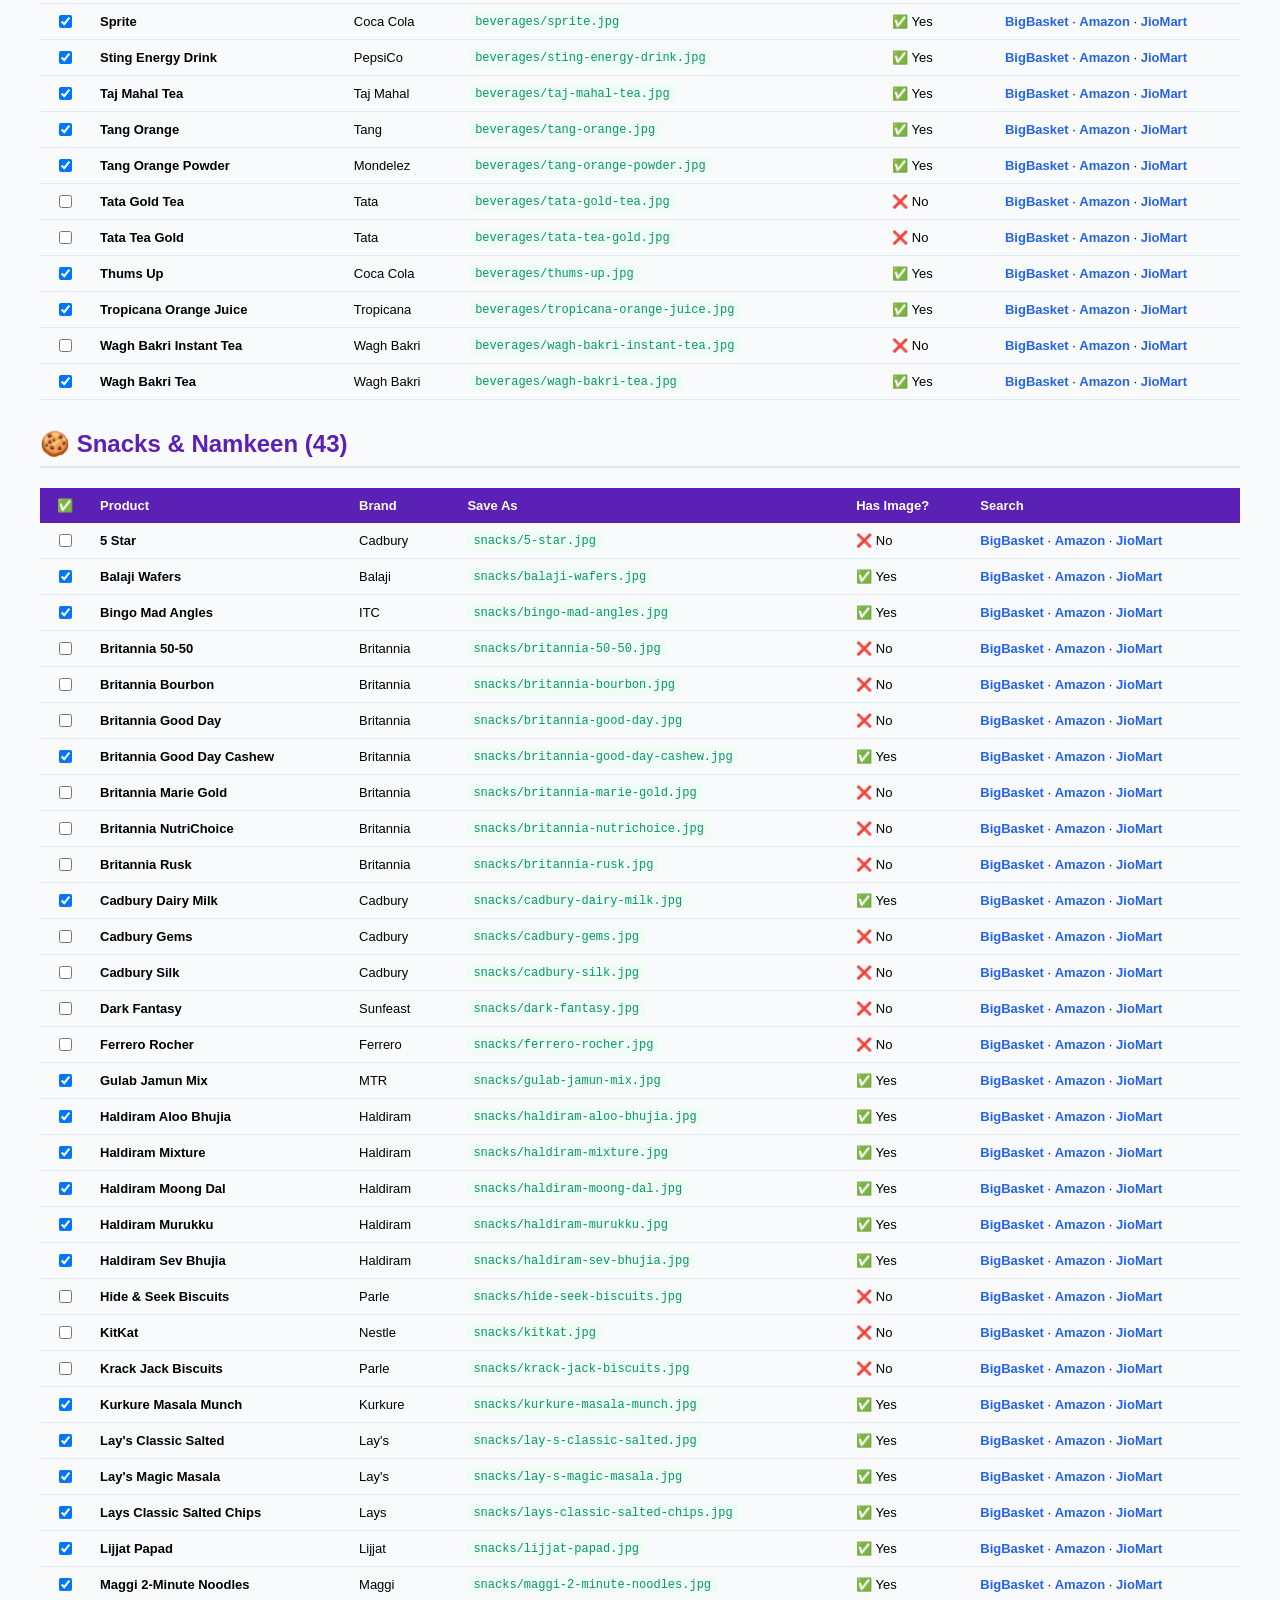
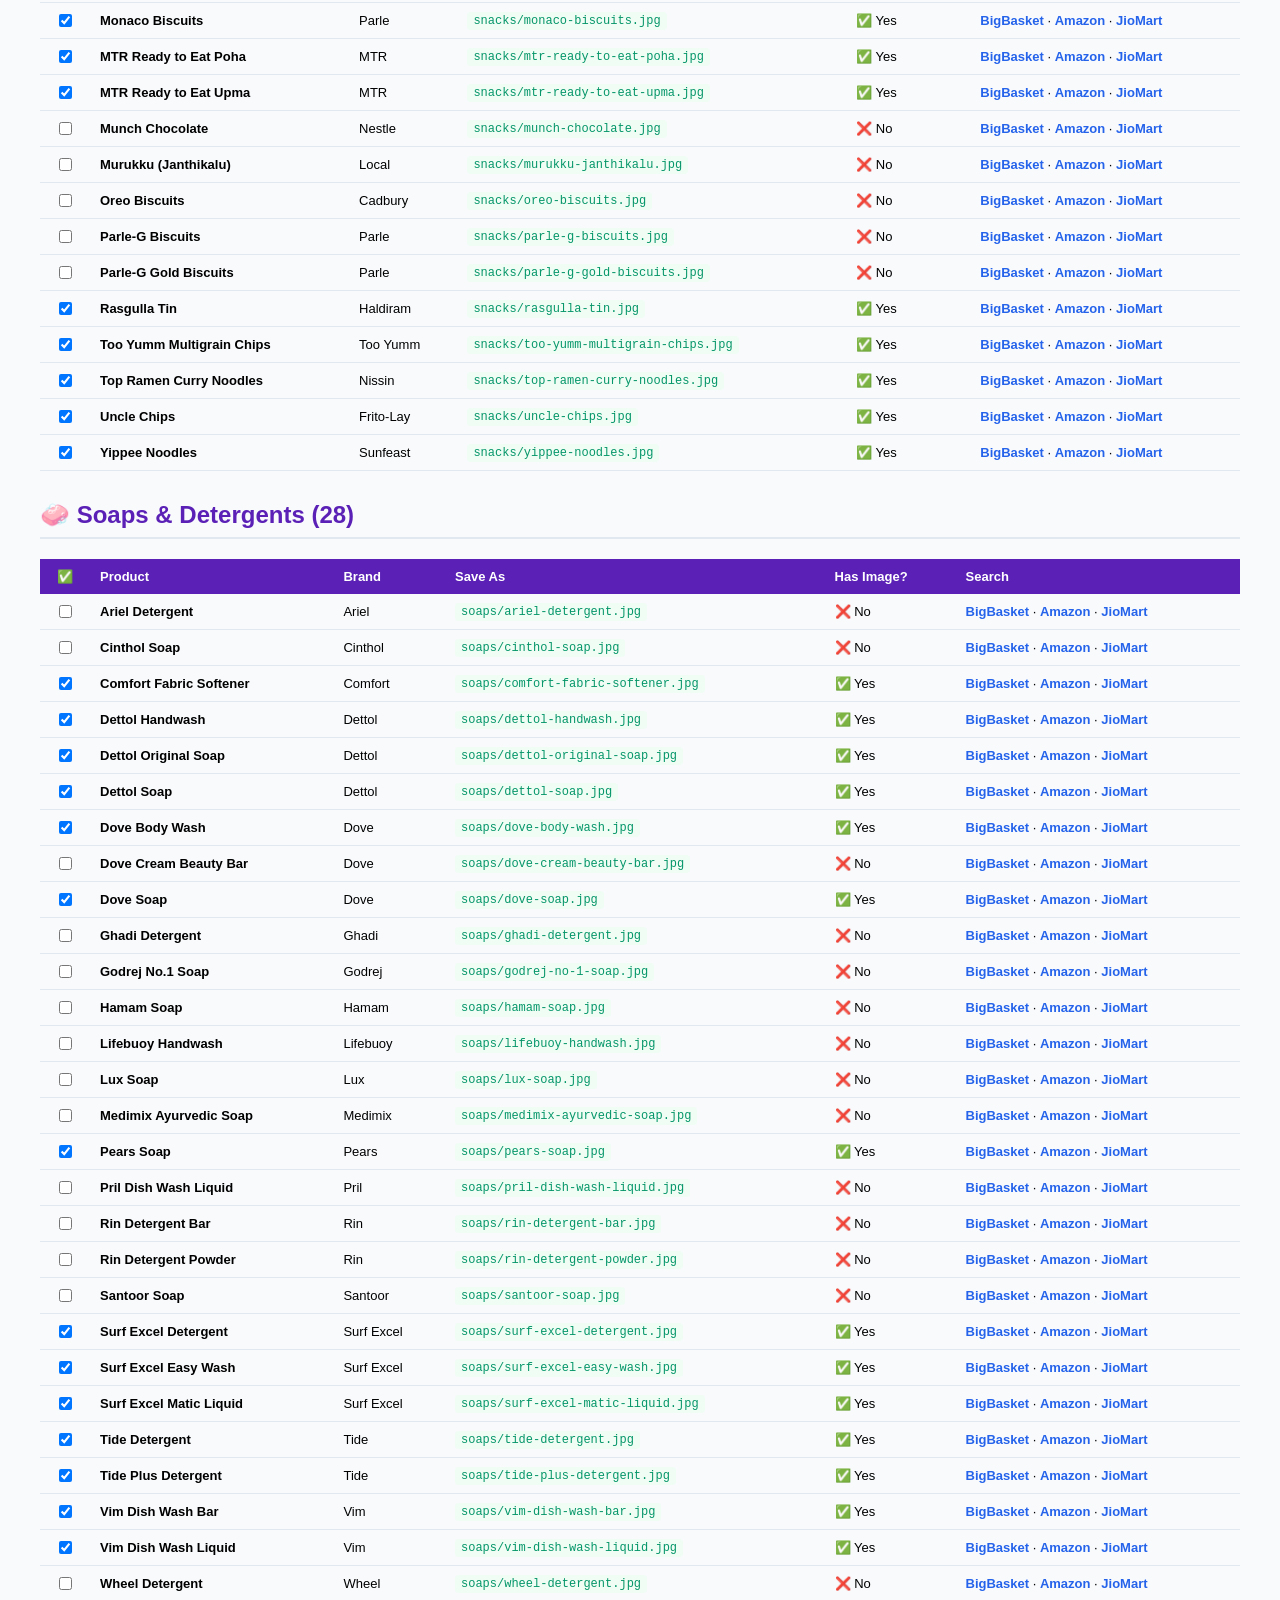
<file: assets/images/products/IMAGE_UPLOAD_GUIDE.html>
<!DOCTYPE html><html><head><meta charset="UTF-8"/><title>Image Upload Guide</title>
<style>
  body { font-family: -apple-system, sans-serif; background: #f8fafc; padding: 20px; max-width: 1200px; margin: 0 auto; }
  h1 { color: #1e293b; }
  h2 { color: #5b21b6; margin-top: 30px; border-bottom: 2px solid #e2e8f0; padding-bottom: 8px; }
  .instructions { background: #ede9fe; padding: 16px; border-radius: 12px; margin-bottom: 20px; line-height: 1.8; }
  .instructions b { color: #5b21b6; }
  table { width: 100%; border-collapse: collapse; margin-bottom: 20px; }
  th { background: #5b21b6; color: #fff; padding: 10px; text-align: left; font-size: 13px; position: sticky; top: 0; }
  td { padding: 8px 10px; border-bottom: 1px solid #e2e8f0; font-size: 13px; }
  tr:hover { background: #f0fdf4; }
  .done { background: #dcfce7; }
  a { color: #2563eb; text-decoration: none; font-weight: 600; }
  a:hover { text-decoration: underline; }
  .filename { font-family: monospace; font-size: 12px; color: #059669; background: #f0fdf4; padding: 2px 6px; border-radius: 4px; }
  .status { width: 30px; text-align: center; }
  .check { cursor: pointer; font-size: 18px; }
  .counter { position: fixed; top: 10px; right: 20px; background: #5b21b6; color: #fff; padding: 10px 20px; border-radius: 10px; font-weight: 700; z-index: 99; }
</style></head><body>
<div class="counter">Done: <span id="count">0</span> / <span id="total">0</span></div>
<h1>📸 Manual Image Upload Guide</h1>
<div class="instructions">
  <b>How to do this:</b><br/>
  1. Click the <b>"Search"</b> link next to each product — opens BigBasket search<br/>
  2. Find the correct product → Right-click the image → <b>"Save image as..."</b><br/>
  3. Save with the <b>exact filename</b> shown (e.g., <span class="filename">tata-salt.jpg</span>)<br/>
  4. Save into the correct category folder inside <b>C:\Users\Pranay\Downloads\catalog_images\</b><br/>
  5. Click ✅ to mark as done<br/>
  6. After all done, run: <b>node uploadVerifiedImages.js</b><br/><br/>
  <b>Alternative sources:</b> If not found on BigBasket, try <a href="https://www.jiomart.com" target="_blank">JioMart</a> or <a href="https://www.amazon.in" target="_blank">Amazon.in</a><br/>
  <b>Image tips:</b> Save the product pack image (not lifestyle photo). JPG format, any size works.
</div>
<script>
  let done = 0;
  function toggle(cb, id) {
    const row = document.getElementById(id);
    if (cb.checked) { row.classList.add('done'); done++; }
    else { row.classList.remove('done'); done--; }
    document.getElementById('count').textContent = done;
  }
</script>
<h2>🍚 Rice (Biyyam) (18)</h2><table><tr><th class="status">✅</th><th>Product</th><th>Brand</th><th>Save As</th><th>Has Image?</th><th>Search</th></tr><tr id="row_1"><td class="status"><input type="checkbox" class="check"  onchange="toggle(this,'row_1')"/></td><td><b>24 Mantra Organic Brown Rice</b></td><td>24 Mantra</td><td><span class="filename">rice/24-mantra-organic-brown-rice.jpg</span></td><td>❌ No</td><td><a href="https://www.bigbasket.com/ps/?q=24%20Mantra%2024%20Mantra%20Organic%20Brown%20Rice" target="_blank">BigBasket</a> · <a href="https://www.amazon.in/s?k=24%20Mantra%2024%20Mantra%20Organic%20Brown%20Rice&i=grocery" target="_blank">Amazon</a> · <a href="https://www.jiomart.com/search/24%20Mantra%2024%20Mantra%20Organic%20Brown%20Rice" target="_blank">JioMart</a></td></tr><tr id="row_2"><td class="status"><input type="checkbox" class="check" checked onchange="toggle(this,'row_2')"/></td><td><b>24 Mantra Organic Sona Masoori</b></td><td>24 Mantra</td><td><span class="filename">rice/24-mantra-organic-sona-masoori.jpg</span></td><td>✅ Yes</td><td><a href="https://www.bigbasket.com/ps/?q=24%20Mantra%2024%20Mantra%20Organic%20Sona%20Masoori" target="_blank">BigBasket</a> · <a href="https://www.amazon.in/s?k=24%20Mantra%2024%20Mantra%20Organic%20Sona%20Masoori&i=grocery" target="_blank">Amazon</a> · <a href="https://www.jiomart.com/search/24%20Mantra%2024%20Mantra%20Organic%20Sona%20Masoori" target="_blank">JioMart</a></td></tr><tr id="row_3"><td class="status"><input type="checkbox" class="check"  onchange="toggle(this,'row_3')"/></td><td><b>Ambemohar Rice</b></td><td>Local</td><td><span class="filename">rice/ambemohar-rice.jpg</span></td><td>❌ No</td><td><a href="https://www.bigbasket.com/ps/?q=Ambemohar%20Rice" target="_blank">BigBasket</a> · <a href="https://www.amazon.in/s?k=Ambemohar%20Rice&i=grocery" target="_blank">Amazon</a> · <a href="https://www.jiomart.com/search/Ambemohar%20Rice" target="_blank">JioMart</a></td></tr><tr id="row_4"><td class="status"><input type="checkbox" class="check" checked onchange="toggle(this,'row_4')"/></td><td><b>BB Royal Sona Masoori Rice</b></td><td>BB Royal</td><td><span class="filename">rice/bb-royal-sona-masoori-rice.jpg</span></td><td>✅ Yes</td><td><a href="https://www.bigbasket.com/ps/?q=BB%20Royal%20BB%20Royal%20Sona%20Masoori%20Rice" target="_blank">BigBasket</a> · <a href="https://www.amazon.in/s?k=BB%20Royal%20BB%20Royal%20Sona%20Masoori%20Rice&i=grocery" target="_blank">Amazon</a> · <a href="https://www.jiomart.com/search/BB%20Royal%20BB%20Royal%20Sona%20Masoori%20Rice" target="_blank">JioMart</a></td></tr><tr id="row_5"><td class="status"><input type="checkbox" class="check"  onchange="toggle(this,'row_5')"/></td><td><b>Broken Rice (Biyyam Nukalu)</b></td><td>Local</td><td><span class="filename">rice/broken-rice-biyyam-nukalu.jpg</span></td><td>❌ No</td><td><a href="https://www.bigbasket.com/ps/?q=Broken%20Rice" target="_blank">BigBasket</a> · <a href="https://www.amazon.in/s?k=Broken%20Rice&i=grocery" target="_blank">Amazon</a> · <a href="https://www.jiomart.com/search/Broken%20Rice" target="_blank">JioMart</a></td></tr><tr id="row_6"><td class="status"><input type="checkbox" class="check" checked onchange="toggle(this,'row_6')"/></td><td><b>Daawat Biryani Basmati</b></td><td>Daawat</td><td><span class="filename">rice/daawat-biryani-basmati.jpg</span></td><td>✅ Yes</td><td><a href="https://www.bigbasket.com/ps/?q=Daawat%20Daawat%20Biryani%20Basmati" target="_blank">BigBasket</a> · <a href="https://www.amazon.in/s?k=Daawat%20Daawat%20Biryani%20Basmati&i=grocery" target="_blank">Amazon</a> · <a href="https://www.jiomart.com/search/Daawat%20Daawat%20Biryani%20Basmati" target="_blank">JioMart</a></td></tr><tr id="row_7"><td class="status"><input type="checkbox" class="check" checked onchange="toggle(this,'row_7')"/></td><td><b>Daawat Rozana Basmati</b></td><td>Daawat</td><td><span class="filename">rice/daawat-rozana-basmati.jpg</span></td><td>✅ Yes</td><td><a href="https://www.bigbasket.com/ps/?q=Daawat%20Daawat%20Rozana%20Basmati" target="_blank">BigBasket</a> · <a href="https://www.amazon.in/s?k=Daawat%20Daawat%20Rozana%20Basmati&i=grocery" target="_blank">Amazon</a> · <a href="https://www.jiomart.com/search/Daawat%20Daawat%20Rozana%20Basmati" target="_blank">JioMart</a></td></tr><tr id="row_8"><td class="status"><input type="checkbox" class="check" checked onchange="toggle(this,'row_8')"/></td><td><b>Deccan Gold Sona Masoori Rice</b></td><td>Deccan</td><td><span class="filename">rice/deccan-gold-sona-masoori-rice.jpg</span></td><td>✅ Yes</td><td><a href="https://www.bigbasket.com/ps/?q=Deccan%20Deccan%20Gold%20Sona%20Masoori%20Rice" target="_blank">BigBasket</a> · <a href="https://www.amazon.in/s?k=Deccan%20Deccan%20Gold%20Sona%20Masoori%20Rice&i=grocery" target="_blank">Amazon</a> · <a href="https://www.jiomart.com/search/Deccan%20Deccan%20Gold%20Sona%20Masoori%20Rice" target="_blank">JioMart</a></td></tr><tr id="row_9"><td class="status"><input type="checkbox" class="check"  onchange="toggle(this,'row_9')"/></td><td><b>Fortune Biryani Special Basmati</b></td><td>Fortune</td><td><span class="filename">rice/fortune-biryani-special-basmati.jpg</span></td><td>❌ No</td><td><a href="https://www.bigbasket.com/ps/?q=Fortune%20Fortune%20Biryani%20Special%20Basmati" target="_blank">BigBasket</a> · <a href="https://www.amazon.in/s?k=Fortune%20Fortune%20Biryani%20Special%20Basmati&i=grocery" target="_blank">Amazon</a> · <a href="https://www.jiomart.com/search/Fortune%20Fortune%20Biryani%20Special%20Basmati" target="_blank">JioMart</a></td></tr><tr id="row_10"><td class="status"><input type="checkbox" class="check"  onchange="toggle(this,'row_10')"/></td><td><b>Idli Rice</b></td><td>Local</td><td><span class="filename">rice/idli-rice.jpg</span></td><td>❌ No</td><td><a href="https://www.bigbasket.com/ps/?q=Idli%20Rice" target="_blank">BigBasket</a> · <a href="https://www.amazon.in/s?k=Idli%20Rice&i=grocery" target="_blank">Amazon</a> · <a href="https://www.jiomart.com/search/Idli%20Rice" target="_blank">JioMart</a></td></tr><tr id="row_11"><td class="status"><input type="checkbox" class="check" checked onchange="toggle(this,'row_11')"/></td><td><b>India Gate Basmati Rice</b></td><td>India Gate</td><td><span class="filename">rice/india-gate-basmati-rice.jpg</span></td><td>✅ Yes</td><td><a href="https://www.bigbasket.com/ps/?q=India%20Gate%20India%20Gate%20Basmati%20Rice" target="_blank">BigBasket</a> · <a href="https://www.amazon.in/s?k=India%20Gate%20India%20Gate%20Basmati%20Rice&i=grocery" target="_blank">Amazon</a> · <a href="https://www.jiomart.com/search/India%20Gate%20India%20Gate%20Basmati%20Rice" target="_blank">JioMart</a></td></tr><tr id="row_12"><td class="status"><input type="checkbox" class="check" checked onchange="toggle(this,'row_12')"/></td><td><b>India Gate Feast Rozzana</b></td><td>India Gate</td><td><span class="filename">rice/india-gate-feast-rozzana.jpg</span></td><td>✅ Yes</td><td><a href="https://www.bigbasket.com/ps/?q=India%20Gate%20India%20Gate%20Feast%20Rozzana" target="_blank">BigBasket</a> · <a href="https://www.amazon.in/s?k=India%20Gate%20India%20Gate%20Feast%20Rozzana&i=grocery" target="_blank">Amazon</a> · <a href="https://www.jiomart.com/search/India%20Gate%20India%20Gate%20Feast%20Rozzana" target="_blank">JioMart</a></td></tr><tr id="row_13"><td class="status"><input type="checkbox" class="check"  onchange="toggle(this,'row_13')"/></td><td><b>Kohinoor Basmati Rice</b></td><td>Kohinoor</td><td><span class="filename">rice/kohinoor-basmati-rice.jpg</span></td><td>❌ No</td><td><a href="https://www.bigbasket.com/ps/?q=Kohinoor%20Kohinoor%20Basmati%20Rice" target="_blank">BigBasket</a> · <a href="https://www.amazon.in/s?k=Kohinoor%20Kohinoor%20Basmati%20Rice&i=grocery" target="_blank">Amazon</a> · <a href="https://www.jiomart.com/search/Kohinoor%20Kohinoor%20Basmati%20Rice" target="_blank">JioMart</a></td></tr><tr id="row_14"><td class="status"><input type="checkbox" class="check"  onchange="toggle(this,'row_14')"/></td><td><b>Kolam Rice</b></td><td>Local</td><td><span class="filename">rice/kolam-rice.jpg</span></td><td>❌ No</td><td><a href="https://www.bigbasket.com/ps/?q=Kolam%20Rice" target="_blank">BigBasket</a> · <a href="https://www.amazon.in/s?k=Kolam%20Rice&i=grocery" target="_blank">Amazon</a> · <a href="https://www.jiomart.com/search/Kolam%20Rice" target="_blank">JioMart</a></td></tr><tr id="row_15"><td class="status"><input type="checkbox" class="check"  onchange="toggle(this,'row_15')"/></td><td><b>Lal Qilla Traditional Basmati</b></td><td>Lal Qilla</td><td><span class="filename">rice/lal-qilla-traditional-basmati.jpg</span></td><td>❌ No</td><td><a href="https://www.bigbasket.com/ps/?q=Lal%20Qilla%20Lal%20Qilla%20Traditional%20Basmati" target="_blank">BigBasket</a> · <a href="https://www.amazon.in/s?k=Lal%20Qilla%20Lal%20Qilla%20Traditional%20Basmati&i=grocery" target="_blank">Amazon</a> · <a href="https://www.jiomart.com/search/Lal%20Qilla%20Lal%20Qilla%20Traditional%20Basmati" target="_blank">JioMart</a></td></tr><tr id="row_16"><td class="status"><input type="checkbox" class="check"  onchange="toggle(this,'row_16')"/></td><td><b>Ponni Boiled Rice</b></td><td>Local</td><td><span class="filename">rice/ponni-boiled-rice.jpg</span></td><td>❌ No</td><td><a href="https://www.bigbasket.com/ps/?q=Ponni%20Boiled%20Rice" target="_blank">BigBasket</a> · <a href="https://www.amazon.in/s?k=Ponni%20Boiled%20Rice&i=grocery" target="_blank">Amazon</a> · <a href="https://www.jiomart.com/search/Ponni%20Boiled%20Rice" target="_blank">JioMart</a></td></tr><tr id="row_17"><td class="status"><input type="checkbox" class="check"  onchange="toggle(this,'row_17')"/></td><td><b>Red Rice (Rakthashali)</b></td><td>24 Mantra</td><td><span class="filename">rice/red-rice-rakthashali.jpg</span></td><td>❌ No</td><td><a href="https://www.bigbasket.com/ps/?q=24%20Mantra%20Red%20Rice" target="_blank">BigBasket</a> · <a href="https://www.amazon.in/s?k=24%20Mantra%20Red%20Rice&i=grocery" target="_blank">Amazon</a> · <a href="https://www.jiomart.com/search/24%20Mantra%20Red%20Rice" target="_blank">JioMart</a></td></tr><tr id="row_18"><td class="status"><input type="checkbox" class="check"  onchange="toggle(this,'row_18')"/></td><td><b>Sri Lalitha HMT Rice</b></td><td>Sri Lalitha</td><td><span class="filename">rice/sri-lalitha-hmt-rice.jpg</span></td><td>❌ No</td><td><a href="https://www.bigbasket.com/ps/?q=Sri%20Lalitha%20Sri%20Lalitha%20HMT%20Rice" target="_blank">BigBasket</a> · <a href="https://www.amazon.in/s?k=Sri%20Lalitha%20Sri%20Lalitha%20HMT%20Rice&i=grocery" target="_blank">Amazon</a> · <a href="https://www.jiomart.com/search/Sri%20Lalitha%20Sri%20Lalitha%20HMT%20Rice" target="_blank">JioMart</a></td></tr></table><h2>🫘 Dals & Pulses (Pappu) (16)</h2><table><tr><th class="status">✅</th><th>Product</th><th>Brand</th><th>Save As</th><th>Has Image?</th><th>Search</th></tr><tr id="row_19"><td class="status"><input type="checkbox" class="check" checked onchange="toggle(this,'row_19')"/></td><td><b>24 Mantra Organic Toor Dal</b></td><td>24 Mantra</td><td><span class="filename">dals/24-mantra-organic-toor-dal.jpg</span></td><td>✅ Yes</td><td><a href="https://www.bigbasket.com/ps/?q=24%20Mantra%2024%20Mantra%20Organic%20Toor%20Dal" target="_blank">BigBasket</a> · <a href="https://www.amazon.in/s?k=24%20Mantra%2024%20Mantra%20Organic%20Toor%20Dal&i=grocery" target="_blank">Amazon</a> · <a href="https://www.jiomart.com/search/24%20Mantra%2024%20Mantra%20Organic%20Toor%20Dal" target="_blank">JioMart</a></td></tr><tr id="row_20"><td class="status"><input type="checkbox" class="check" checked onchange="toggle(this,'row_20')"/></td><td><b>BB Popular Moong Dal</b></td><td>BB Popular</td><td><span class="filename">dals/bb-popular-moong-dal.jpg</span></td><td>✅ Yes</td><td><a href="https://www.bigbasket.com/ps/?q=BB%20Popular%20BB%20Popular%20Moong%20Dal" target="_blank">BigBasket</a> · <a href="https://www.amazon.in/s?k=BB%20Popular%20BB%20Popular%20Moong%20Dal&i=grocery" target="_blank">Amazon</a> · <a href="https://www.jiomart.com/search/BB%20Popular%20BB%20Popular%20Moong%20Dal" target="_blank">JioMart</a></td></tr><tr id="row_21"><td class="status"><input type="checkbox" class="check"  onchange="toggle(this,'row_21')"/></td><td><b>Black Chana (Kala Chana)</b></td><td>Local</td><td><span class="filename">dals/black-chana-kala-chana.jpg</span></td><td>❌ No</td><td><a href="https://www.bigbasket.com/ps/?q=Black%20Chana" target="_blank">BigBasket</a> · <a href="https://www.amazon.in/s?k=Black%20Chana&i=grocery" target="_blank">Amazon</a> · <a href="https://www.jiomart.com/search/Black%20Chana" target="_blank">JioMart</a></td></tr><tr id="row_22"><td class="status"><input type="checkbox" class="check" checked onchange="toggle(this,'row_22')"/></td><td><b>Black Eyed Peas (Bobbarlu)</b></td><td>Local</td><td><span class="filename">dals/black-eyed-peas-bobbarlu.jpg</span></td><td>✅ Yes</td><td><a href="https://www.bigbasket.com/ps/?q=Black%20Eyed%20Peas" target="_blank">BigBasket</a> · <a href="https://www.amazon.in/s?k=Black%20Eyed%20Peas&i=grocery" target="_blank">Amazon</a> · <a href="https://www.jiomart.com/search/Black%20Eyed%20Peas" target="_blank">JioMart</a></td></tr><tr id="row_23"><td class="status"><input type="checkbox" class="check" checked onchange="toggle(this,'row_23')"/></td><td><b>Green Moong Whole</b></td><td>Tata Sampann</td><td><span class="filename">dals/green-moong-whole.jpg</span></td><td>✅ Yes</td><td><a href="https://www.bigbasket.com/ps/?q=Tata%20Sampann%20Green%20Moong%20Whole" target="_blank">BigBasket</a> · <a href="https://www.amazon.in/s?k=Tata%20Sampann%20Green%20Moong%20Whole&i=grocery" target="_blank">Amazon</a> · <a href="https://www.jiomart.com/search/Tata%20Sampann%20Green%20Moong%20Whole" target="_blank">JioMart</a></td></tr><tr id="row_24"><td class="status"><input type="checkbox" class="check"  onchange="toggle(this,'row_24')"/></td><td><b>Horse Gram (Ulavalu)</b></td><td>Local</td><td><span class="filename">dals/horse-gram-ulavalu.jpg</span></td><td>❌ No</td><td><a href="https://www.bigbasket.com/ps/?q=Horse%20Gram" target="_blank">BigBasket</a> · <a href="https://www.amazon.in/s?k=Horse%20Gram&i=grocery" target="_blank">Amazon</a> · <a href="https://www.jiomart.com/search/Horse%20Gram" target="_blank">JioMart</a></td></tr><tr id="row_25"><td class="status"><input type="checkbox" class="check" checked onchange="toggle(this,'row_25')"/></td><td><b>Kabuli Chana (Chickpeas)</b></td><td>Tata Sampann</td><td><span class="filename">dals/kabuli-chana-chickpeas.jpg</span></td><td>✅ Yes</td><td><a href="https://www.bigbasket.com/ps/?q=Tata%20Sampann%20Kabuli%20Chana" target="_blank">BigBasket</a> · <a href="https://www.amazon.in/s?k=Tata%20Sampann%20Kabuli%20Chana&i=grocery" target="_blank">Amazon</a> · <a href="https://www.jiomart.com/search/Tata%20Sampann%20Kabuli%20Chana" target="_blank">JioMart</a></td></tr><tr id="row_26"><td class="status"><input type="checkbox" class="check" checked onchange="toggle(this,'row_26')"/></td><td><b>Masoor Dal (Red Lentils)</b></td><td>Tata Sampann</td><td><span class="filename">dals/masoor-dal-red-lentils.jpg</span></td><td>✅ Yes</td><td><a href="https://www.bigbasket.com/ps/?q=Tata%20Sampann%20Masoor%20Dal" target="_blank">BigBasket</a> · <a href="https://www.amazon.in/s?k=Tata%20Sampann%20Masoor%20Dal&i=grocery" target="_blank">Amazon</a> · <a href="https://www.jiomart.com/search/Tata%20Sampann%20Masoor%20Dal" target="_blank">JioMart</a></td></tr><tr id="row_27"><td class="status"><input type="checkbox" class="check"  onchange="toggle(this,'row_27')"/></td><td><b>Mix Dal (Panchratan)</b></td><td>Local</td><td><span class="filename">dals/mix-dal-panchratan.jpg</span></td><td>❌ No</td><td><a href="https://www.bigbasket.com/ps/?q=Mix%20Dal" target="_blank">BigBasket</a> · <a href="https://www.amazon.in/s?k=Mix%20Dal&i=grocery" target="_blank">Amazon</a> · <a href="https://www.jiomart.com/search/Mix%20Dal" target="_blank">JioMart</a></td></tr><tr id="row_28"><td class="status"><input type="checkbox" class="check"  onchange="toggle(this,'row_28')"/></td><td><b>Moong Dal Dhuli (Washed)</b></td><td>Local</td><td><span class="filename">dals/moong-dal-dhuli-washed.jpg</span></td><td>❌ No</td><td><a href="https://www.bigbasket.com/ps/?q=Moong%20Dal%20Dhuli" target="_blank">BigBasket</a> · <a href="https://www.amazon.in/s?k=Moong%20Dal%20Dhuli&i=grocery" target="_blank">Amazon</a> · <a href="https://www.jiomart.com/search/Moong%20Dal%20Dhuli" target="_blank">JioMart</a></td></tr><tr id="row_29"><td class="status"><input type="checkbox" class="check" checked onchange="toggle(this,'row_29')"/></td><td><b>Rajma (Kidney Beans)</b></td><td>BB Popular</td><td><span class="filename">dals/rajma-kidney-beans.jpg</span></td><td>✅ Yes</td><td><a href="https://www.bigbasket.com/ps/?q=BB%20Popular%20Rajma" target="_blank">BigBasket</a> · <a href="https://www.amazon.in/s?k=BB%20Popular%20Rajma&i=grocery" target="_blank">Amazon</a> · <a href="https://www.jiomart.com/search/BB%20Popular%20Rajma" target="_blank">JioMart</a></td></tr><tr id="row_30"><td class="status"><input type="checkbox" class="check" checked onchange="toggle(this,'row_30')"/></td><td><b>Tata Sampann Chana Dal</b></td><td>Tata Sampann</td><td><span class="filename">dals/tata-sampann-chana-dal.jpg</span></td><td>✅ Yes</td><td><a href="https://www.bigbasket.com/ps/?q=Tata%20Sampann%20Tata%20Sampann%20Chana%20Dal" target="_blank">BigBasket</a> · <a href="https://www.amazon.in/s?k=Tata%20Sampann%20Tata%20Sampann%20Chana%20Dal&i=grocery" target="_blank">Amazon</a> · <a href="https://www.jiomart.com/search/Tata%20Sampann%20Tata%20Sampann%20Chana%20Dal" target="_blank">JioMart</a></td></tr><tr id="row_31"><td class="status"><input type="checkbox" class="check" checked onchange="toggle(this,'row_31')"/></td><td><b>Tata Sampann Moong Dal</b></td><td>Tata Sampann</td><td><span class="filename">dals/tata-sampann-moong-dal.jpg</span></td><td>✅ Yes</td><td><a href="https://www.bigbasket.com/ps/?q=Tata%20Sampann%20Tata%20Sampann%20Moong%20Dal" target="_blank">BigBasket</a> · <a href="https://www.amazon.in/s?k=Tata%20Sampann%20Tata%20Sampann%20Moong%20Dal&i=grocery" target="_blank">Amazon</a> · <a href="https://www.jiomart.com/search/Tata%20Sampann%20Tata%20Sampann%20Moong%20Dal" target="_blank">JioMart</a></td></tr><tr id="row_32"><td class="status"><input type="checkbox" class="check" checked onchange="toggle(this,'row_32')"/></td><td><b>Tata Sampann Toor Dal</b></td><td>Tata Sampann</td><td><span class="filename">dals/tata-sampann-toor-dal.jpg</span></td><td>✅ Yes</td><td><a href="https://www.bigbasket.com/ps/?q=Tata%20Sampann%20Tata%20Sampann%20Toor%20Dal" target="_blank">BigBasket</a> · <a href="https://www.amazon.in/s?k=Tata%20Sampann%20Tata%20Sampann%20Toor%20Dal&i=grocery" target="_blank">Amazon</a> · <a href="https://www.jiomart.com/search/Tata%20Sampann%20Tata%20Sampann%20Toor%20Dal" target="_blank">JioMart</a></td></tr><tr id="row_33"><td class="status"><input type="checkbox" class="check"  onchange="toggle(this,'row_33')"/></td><td><b>Urad Dal (Black Gram)</b></td><td>Local</td><td><span class="filename">dals/urad-dal-black-gram.jpg</span></td><td>❌ No</td><td><a href="https://www.bigbasket.com/ps/?q=Urad%20Dal" target="_blank">BigBasket</a> · <a href="https://www.amazon.in/s?k=Urad%20Dal&i=grocery" target="_blank">Amazon</a> · <a href="https://www.jiomart.com/search/Urad%20Dal" target="_blank">JioMart</a></td></tr><tr id="row_34"><td class="status"><input type="checkbox" class="check" checked onchange="toggle(this,'row_34')"/></td><td><b>Urad Dal White (Split)</b></td><td>Tata Sampann</td><td><span class="filename">dals/urad-dal-white-split.jpg</span></td><td>✅ Yes</td><td><a href="https://www.bigbasket.com/ps/?q=Tata%20Sampann%20Urad%20Dal%20White" target="_blank">BigBasket</a> · <a href="https://www.amazon.in/s?k=Tata%20Sampann%20Urad%20Dal%20White&i=grocery" target="_blank">Amazon</a> · <a href="https://www.jiomart.com/search/Tata%20Sampann%20Urad%20Dal%20White" target="_blank">JioMart</a></td></tr></table><h2>🌾 Millets (Siridanyalu) (16)</h2><table><tr><th class="status">✅</th><th>Product</th><th>Brand</th><th>Save As</th><th>Has Image?</th><th>Search</th></tr><tr id="row_35"><td class="status"><input type="checkbox" class="check" checked onchange="toggle(this,'row_35')"/></td><td><b>24 Mantra Foxtail Millet</b></td><td>24 Mantra</td><td><span class="filename">millets/24-mantra-foxtail-millet.jpg</span></td><td>✅ Yes</td><td><a href="https://www.bigbasket.com/ps/?q=24%20Mantra%2024%20Mantra%20Foxtail%20Millet" target="_blank">BigBasket</a> · <a href="https://www.amazon.in/s?k=24%20Mantra%2024%20Mantra%20Foxtail%20Millet&i=grocery" target="_blank">Amazon</a> · <a href="https://www.jiomart.com/search/24%20Mantra%2024%20Mantra%20Foxtail%20Millet" target="_blank">JioMart</a></td></tr><tr id="row_36"><td class="status"><input type="checkbox" class="check" checked onchange="toggle(this,'row_36')"/></td><td><b>Bajra Flour (Pearl Millet)</b></td><td>24 Mantra</td><td><span class="filename">millets/bajra-flour-pearl-millet.jpg</span></td><td>✅ Yes</td><td><a href="https://www.bigbasket.com/ps/?q=24%20Mantra%20Bajra%20Flour" target="_blank">BigBasket</a> · <a href="https://www.amazon.in/s?k=24%20Mantra%20Bajra%20Flour&i=grocery" target="_blank">Amazon</a> · <a href="https://www.jiomart.com/search/24%20Mantra%20Bajra%20Flour" target="_blank">JioMart</a></td></tr><tr id="row_37"><td class="status"><input type="checkbox" class="check"  onchange="toggle(this,'row_37')"/></td><td><b>Bajra (Pearl Millet)</b></td><td>Local</td><td><span class="filename">millets/bajra-pearl-millet.jpg</span></td><td>❌ No</td><td><a href="https://www.bigbasket.com/ps/?q=Bajra" target="_blank">BigBasket</a> · <a href="https://www.amazon.in/s?k=Bajra&i=grocery" target="_blank">Amazon</a> · <a href="https://www.jiomart.com/search/Bajra" target="_blank">JioMart</a></td></tr><tr id="row_38"><td class="status"><input type="checkbox" class="check" checked onchange="toggle(this,'row_38')"/></td><td><b>Barnyard Millet (Udalu)</b></td><td>Siridhanya</td><td><span class="filename">millets/barnyard-millet-udalu.jpg</span></td><td>✅ Yes</td><td><a href="https://www.bigbasket.com/ps/?q=Siridhanya%20Barnyard%20Millet" target="_blank">BigBasket</a> · <a href="https://www.amazon.in/s?k=Siridhanya%20Barnyard%20Millet&i=grocery" target="_blank">Amazon</a> · <a href="https://www.jiomart.com/search/Siridhanya%20Barnyard%20Millet" target="_blank">JioMart</a></td></tr><tr id="row_39"><td class="status"><input type="checkbox" class="check" checked onchange="toggle(this,'row_39')"/></td><td><b>Foxtail Millet (Korralu)</b></td><td>Siridhanya</td><td><span class="filename">millets/foxtail-millet-korralu.jpg</span></td><td>✅ Yes</td><td><a href="https://www.bigbasket.com/ps/?q=Siridhanya%20Foxtail%20Millet" target="_blank">BigBasket</a> · <a href="https://www.amazon.in/s?k=Siridhanya%20Foxtail%20Millet&i=grocery" target="_blank">Amazon</a> · <a href="https://www.jiomart.com/search/Siridhanya%20Foxtail%20Millet" target="_blank">JioMart</a></td></tr><tr id="row_40"><td class="status"><input type="checkbox" class="check" checked onchange="toggle(this,'row_40')"/></td><td><b>Foxtail Millet Rava</b></td><td>24 Mantra</td><td><span class="filename">millets/foxtail-millet-rava.jpg</span></td><td>✅ Yes</td><td><a href="https://www.bigbasket.com/ps/?q=24%20Mantra%20Foxtail%20Millet%20Rava" target="_blank">BigBasket</a> · <a href="https://www.amazon.in/s?k=24%20Mantra%20Foxtail%20Millet%20Rava&i=grocery" target="_blank">Amazon</a> · <a href="https://www.jiomart.com/search/24%20Mantra%20Foxtail%20Millet%20Rava" target="_blank">JioMart</a></td></tr><tr id="row_41"><td class="status"><input type="checkbox" class="check" checked onchange="toggle(this,'row_41')"/></td><td><b>Jowar Flour</b></td><td>Aashirvaad</td><td><span class="filename">millets/jowar-flour.jpg</span></td><td>✅ Yes</td><td><a href="https://www.bigbasket.com/ps/?q=Aashirvaad%20Jowar%20Flour" target="_blank">BigBasket</a> · <a href="https://www.amazon.in/s?k=Aashirvaad%20Jowar%20Flour&i=grocery" target="_blank">Amazon</a> · <a href="https://www.jiomart.com/search/Aashirvaad%20Jowar%20Flour" target="_blank">JioMart</a></td></tr><tr id="row_42"><td class="status"><input type="checkbox" class="check" checked onchange="toggle(this,'row_42')"/></td><td><b>Jowar Flour (Sorghum)</b></td><td>24 Mantra</td><td><span class="filename">millets/jowar-flour-sorghum.jpg</span></td><td>✅ Yes</td><td><a href="https://www.bigbasket.com/ps/?q=24%20Mantra%20Jowar%20Flour" target="_blank">BigBasket</a> · <a href="https://www.amazon.in/s?k=24%20Mantra%20Jowar%20Flour&i=grocery" target="_blank">Amazon</a> · <a href="https://www.jiomart.com/search/24%20Mantra%20Jowar%20Flour" target="_blank">JioMart</a></td></tr><tr id="row_43"><td class="status"><input type="checkbox" class="check"  onchange="toggle(this,'row_43')"/></td><td><b>Jowar (Sorghum) Whole</b></td><td>Local</td><td><span class="filename">millets/jowar-sorghum-whole.jpg</span></td><td>❌ No</td><td><a href="https://www.bigbasket.com/ps/?q=Jowar%20%20Whole" target="_blank">BigBasket</a> · <a href="https://www.amazon.in/s?k=Jowar%20%20Whole&i=grocery" target="_blank">Amazon</a> · <a href="https://www.jiomart.com/search/Jowar%20%20Whole" target="_blank">JioMart</a></td></tr><tr id="row_44"><td class="status"><input type="checkbox" class="check"  onchange="toggle(this,'row_44')"/></td><td><b>Jowar Whole (Jonna)</b></td><td>Local</td><td><span class="filename">millets/jowar-whole-jonna.jpg</span></td><td>❌ No</td><td><a href="https://www.bigbasket.com/ps/?q=Jowar%20Whole" target="_blank">BigBasket</a> · <a href="https://www.amazon.in/s?k=Jowar%20Whole&i=grocery" target="_blank">Amazon</a> · <a href="https://www.jiomart.com/search/Jowar%20Whole" target="_blank">JioMart</a></td></tr><tr id="row_45"><td class="status"><input type="checkbox" class="check" checked onchange="toggle(this,'row_45')"/></td><td><b>Kodo Millet (Arikelu)</b></td><td>Siridhanya</td><td><span class="filename">millets/kodo-millet-arikelu.jpg</span></td><td>✅ Yes</td><td><a href="https://www.bigbasket.com/ps/?q=Siridhanya%20Kodo%20Millet" target="_blank">BigBasket</a> · <a href="https://www.amazon.in/s?k=Siridhanya%20Kodo%20Millet&i=grocery" target="_blank">Amazon</a> · <a href="https://www.jiomart.com/search/Siridhanya%20Kodo%20Millet" target="_blank">JioMart</a></td></tr><tr id="row_46"><td class="status"><input type="checkbox" class="check" checked onchange="toggle(this,'row_46')"/></td><td><b>Little Millet (Samai)</b></td><td>24 Mantra</td><td><span class="filename">millets/little-millet-samai.jpg</span></td><td>✅ Yes</td><td><a href="https://www.bigbasket.com/ps/?q=24%20Mantra%20Little%20Millet" target="_blank">BigBasket</a> · <a href="https://www.amazon.in/s?k=24%20Mantra%20Little%20Millet&i=grocery" target="_blank">Amazon</a> · <a href="https://www.jiomart.com/search/24%20Mantra%20Little%20Millet" target="_blank">JioMart</a></td></tr><tr id="row_47"><td class="status"><input type="checkbox" class="check" checked onchange="toggle(this,'row_47')"/></td><td><b>Little Millet (Samalu)</b></td><td>Siridhanya</td><td><span class="filename">millets/little-millet-samalu.jpg</span></td><td>✅ Yes</td><td><a href="https://www.bigbasket.com/ps/?q=Siridhanya%20Little%20Millet" target="_blank">BigBasket</a> · <a href="https://www.amazon.in/s?k=Siridhanya%20Little%20Millet&i=grocery" target="_blank">Amazon</a> · <a href="https://www.jiomart.com/search/Siridhanya%20Little%20Millet" target="_blank">JioMart</a></td></tr><tr id="row_48"><td class="status"><input type="checkbox" class="check" checked onchange="toggle(this,'row_48')"/></td><td><b>Multi Millet Mix</b></td><td>Siridhanya</td><td><span class="filename">millets/multi-millet-mix.jpg</span></td><td>✅ Yes</td><td><a href="https://www.bigbasket.com/ps/?q=Siridhanya%20Multi%20Millet%20Mix" target="_blank">BigBasket</a> · <a href="https://www.amazon.in/s?k=Siridhanya%20Multi%20Millet%20Mix&i=grocery" target="_blank">Amazon</a> · <a href="https://www.jiomart.com/search/Siridhanya%20Multi%20Millet%20Mix" target="_blank">JioMart</a></td></tr><tr id="row_49"><td class="status"><input type="checkbox" class="check" checked onchange="toggle(this,'row_49')"/></td><td><b>Organic Tattva Ragi Flour</b></td><td>Organic Tattva</td><td><span class="filename">millets/organic-tattva-ragi-flour.jpg</span></td><td>✅ Yes</td><td><a href="https://www.bigbasket.com/ps/?q=Organic%20Tattva%20Organic%20Tattva%20Ragi%20Flour" target="_blank">BigBasket</a> · <a href="https://www.amazon.in/s?k=Organic%20Tattva%20Organic%20Tattva%20Ragi%20Flour&i=grocery" target="_blank">Amazon</a> · <a href="https://www.jiomart.com/search/Organic%20Tattva%20Organic%20Tattva%20Ragi%20Flour" target="_blank">JioMart</a></td></tr><tr id="row_50"><td class="status"><input type="checkbox" class="check"  onchange="toggle(this,'row_50')"/></td><td><b>Ragi Whole (Finger Millet)</b></td><td>Local</td><td><span class="filename">millets/ragi-whole-finger-millet.jpg</span></td><td>❌ No</td><td><a href="https://www.bigbasket.com/ps/?q=Ragi%20Whole" target="_blank">BigBasket</a> · <a href="https://www.amazon.in/s?k=Ragi%20Whole&i=grocery" target="_blank">Amazon</a> · <a href="https://www.jiomart.com/search/Ragi%20Whole" target="_blank">JioMart</a></td></tr></table><h2>🫒 Oils & Ghee (Nuvvulu/Neyyi) (26)</h2><table><tr><th class="status">✅</th><th>Product</th><th>Brand</th><th>Save As</th><th>Has Image?</th><th>Search</th></tr><tr id="row_51"><td class="status"><input type="checkbox" class="check" checked onchange="toggle(this,'row_51')"/></td><td><b>Amul Ghee</b></td><td>Amul</td><td><span class="filename">oils/amul-ghee.jpg</span></td><td>✅ Yes</td><td><a href="https://www.bigbasket.com/ps/?q=Amul%20Amul%20Ghee" target="_blank">BigBasket</a> · <a href="https://www.amazon.in/s?k=Amul%20Amul%20Ghee&i=grocery" target="_blank">Amazon</a> · <a href="https://www.jiomart.com/search/Amul%20Amul%20Ghee" target="_blank">JioMart</a></td></tr><tr id="row_52"><td class="status"><input type="checkbox" class="check" checked onchange="toggle(this,'row_52')"/></td><td><b>Borges Extra Virgin Olive Oil</b></td><td>Borges</td><td><span class="filename">oils/borges-extra-virgin-olive-oil.jpg</span></td><td>✅ Yes</td><td><a href="https://www.bigbasket.com/ps/?q=Borges%20Borges%20Extra%20Virgin%20Olive%20Oil" target="_blank">BigBasket</a> · <a href="https://www.amazon.in/s?k=Borges%20Borges%20Extra%20Virgin%20Olive%20Oil&i=grocery" target="_blank">Amazon</a> · <a href="https://www.jiomart.com/search/Borges%20Borges%20Extra%20Virgin%20Olive%20Oil" target="_blank">JioMart</a></td></tr><tr id="row_53"><td class="status"><input type="checkbox" class="check" checked onchange="toggle(this,'row_53')"/></td><td><b>Dhara Mustard Oil</b></td><td>Dhara</td><td><span class="filename">oils/dhara-mustard-oil.jpg</span></td><td>✅ Yes</td><td><a href="https://www.bigbasket.com/ps/?q=Dhara%20Dhara%20Mustard%20Oil" target="_blank">BigBasket</a> · <a href="https://www.amazon.in/s?k=Dhara%20Dhara%20Mustard%20Oil&i=grocery" target="_blank">Amazon</a> · <a href="https://www.jiomart.com/search/Dhara%20Dhara%20Mustard%20Oil" target="_blank">JioMart</a></td></tr><tr id="row_54"><td class="status"><input type="checkbox" class="check" checked onchange="toggle(this,'row_54')"/></td><td><b>Engine Groundnut Oil</b></td><td>Engine</td><td><span class="filename">oils/engine-groundnut-oil.jpg</span></td><td>✅ Yes</td><td><a href="https://www.bigbasket.com/ps/?q=Engine%20Engine%20Groundnut%20Oil" target="_blank">BigBasket</a> · <a href="https://www.amazon.in/s?k=Engine%20Engine%20Groundnut%20Oil&i=grocery" target="_blank">Amazon</a> · <a href="https://www.jiomart.com/search/Engine%20Engine%20Groundnut%20Oil" target="_blank">JioMart</a></td></tr><tr id="row_55"><td class="status"><input type="checkbox" class="check" checked onchange="toggle(this,'row_55')"/></td><td><b>Figaro Olive Oil</b></td><td>Figaro</td><td><span class="filename">oils/figaro-olive-oil.jpg</span></td><td>✅ Yes</td><td><a href="https://www.bigbasket.com/ps/?q=Figaro%20Figaro%20Olive%20Oil" target="_blank">BigBasket</a> · <a href="https://www.amazon.in/s?k=Figaro%20Figaro%20Olive%20Oil&i=grocery" target="_blank">Amazon</a> · <a href="https://www.jiomart.com/search/Figaro%20Figaro%20Olive%20Oil" target="_blank">JioMart</a></td></tr><tr id="row_56"><td class="status"><input type="checkbox" class="check" checked onchange="toggle(this,'row_56')"/></td><td><b>Fortune Mustard Oil</b></td><td>Fortune</td><td><span class="filename">oils/fortune-mustard-oil.jpg</span></td><td>✅ Yes</td><td><a href="https://www.bigbasket.com/ps/?q=Fortune%20Fortune%20Mustard%20Oil" target="_blank">BigBasket</a> · <a href="https://www.amazon.in/s?k=Fortune%20Fortune%20Mustard%20Oil&i=grocery" target="_blank">Amazon</a> · <a href="https://www.jiomart.com/search/Fortune%20Fortune%20Mustard%20Oil" target="_blank">JioMart</a></td></tr><tr id="row_57"><td class="status"><input type="checkbox" class="check" checked onchange="toggle(this,'row_57')"/></td><td><b>Fortune Sunflower Oil</b></td><td>Fortune</td><td><span class="filename">oils/fortune-sunflower-oil.jpg</span></td><td>✅ Yes</td><td><a href="https://www.bigbasket.com/ps/?q=Fortune%20Fortune%20Sunflower%20Oil" target="_blank">BigBasket</a> · <a href="https://www.amazon.in/s?k=Fortune%20Fortune%20Sunflower%20Oil&i=grocery" target="_blank">Amazon</a> · <a href="https://www.jiomart.com/search/Fortune%20Fortune%20Sunflower%20Oil" target="_blank">JioMart</a></td></tr><tr id="row_58"><td class="status"><input type="checkbox" class="check" checked onchange="toggle(this,'row_58')"/></td><td><b>Freedom Groundnut Oil (Filtered)</b></td><td>Freedom</td><td><span class="filename">oils/freedom-groundnut-oil-filtered.jpg</span></td><td>✅ Yes</td><td><a href="https://www.bigbasket.com/ps/?q=Freedom%20Freedom%20Groundnut%20Oil" target="_blank">BigBasket</a> · <a href="https://www.amazon.in/s?k=Freedom%20Freedom%20Groundnut%20Oil&i=grocery" target="_blank">Amazon</a> · <a href="https://www.jiomart.com/search/Freedom%20Freedom%20Groundnut%20Oil" target="_blank">JioMart</a></td></tr><tr id="row_59"><td class="status"><input type="checkbox" class="check" checked onchange="toggle(this,'row_59')"/></td><td><b>Freedom Sunflower Oil</b></td><td>Freedom</td><td><span class="filename">oils/freedom-sunflower-oil.jpg</span></td><td>✅ Yes</td><td><a href="https://www.bigbasket.com/ps/?q=Freedom%20Freedom%20Sunflower%20Oil" target="_blank">BigBasket</a> · <a href="https://www.amazon.in/s?k=Freedom%20Freedom%20Sunflower%20Oil&i=grocery" target="_blank">Amazon</a> · <a href="https://www.jiomart.com/search/Freedom%20Freedom%20Sunflower%20Oil" target="_blank">JioMart</a></td></tr><tr id="row_60"><td class="status"><input type="checkbox" class="check" checked onchange="toggle(this,'row_60')"/></td><td><b>Gemini Groundnut Oil</b></td><td>Gemini</td><td><span class="filename">oils/gemini-groundnut-oil.jpg</span></td><td>✅ Yes</td><td><a href="https://www.bigbasket.com/ps/?q=Gemini%20Gemini%20Groundnut%20Oil" target="_blank">BigBasket</a> · <a href="https://www.amazon.in/s?k=Gemini%20Gemini%20Groundnut%20Oil&i=grocery" target="_blank">Amazon</a> · <a href="https://www.jiomart.com/search/Gemini%20Gemini%20Groundnut%20Oil" target="_blank">JioMart</a></td></tr><tr id="row_61"><td class="status"><input type="checkbox" class="check" checked onchange="toggle(this,'row_61')"/></td><td><b>Gemini Sunflower Oil</b></td><td>Gemini</td><td><span class="filename">oils/gemini-sunflower-oil.jpg</span></td><td>✅ Yes</td><td><a href="https://www.bigbasket.com/ps/?q=Gemini%20Gemini%20Sunflower%20Oil" target="_blank">BigBasket</a> · <a href="https://www.amazon.in/s?k=Gemini%20Gemini%20Sunflower%20Oil&i=grocery" target="_blank">Amazon</a> · <a href="https://www.jiomart.com/search/Gemini%20Gemini%20Sunflower%20Oil" target="_blank">JioMart</a></td></tr><tr id="row_62"><td class="status"><input type="checkbox" class="check" checked onchange="toggle(this,'row_62')"/></td><td><b>Gold Winner Sunflower Oil</b></td><td>Gold Winner</td><td><span class="filename">oils/gold-winner-sunflower-oil.jpg</span></td><td>✅ Yes</td><td><a href="https://www.bigbasket.com/ps/?q=Gold%20Winner%20Gold%20Winner%20Sunflower%20Oil" target="_blank">BigBasket</a> · <a href="https://www.amazon.in/s?k=Gold%20Winner%20Gold%20Winner%20Sunflower%20Oil&i=grocery" target="_blank">Amazon</a> · <a href="https://www.jiomart.com/search/Gold%20Winner%20Gold%20Winner%20Sunflower%20Oil" target="_blank">JioMart</a></td></tr><tr id="row_63"><td class="status"><input type="checkbox" class="check" checked onchange="toggle(this,'row_63')"/></td><td><b>Gowardhan Ghee</b></td><td>Gowardhan</td><td><span class="filename">oils/gowardhan-ghee.jpg</span></td><td>✅ Yes</td><td><a href="https://www.bigbasket.com/ps/?q=Gowardhan%20Gowardhan%20Ghee" target="_blank">BigBasket</a> · <a href="https://www.amazon.in/s?k=Gowardhan%20Gowardhan%20Ghee&i=grocery" target="_blank">Amazon</a> · <a href="https://www.jiomart.com/search/Gowardhan%20Gowardhan%20Ghee" target="_blank">JioMart</a></td></tr><tr id="row_64"><td class="status"><input type="checkbox" class="check" checked onchange="toggle(this,'row_64')"/></td><td><b>Idhayam Sesame Oil</b></td><td>Idhayam</td><td><span class="filename">oils/idhayam-sesame-oil.jpg</span></td><td>✅ Yes</td><td><a href="https://www.bigbasket.com/ps/?q=Idhayam%20Idhayam%20Sesame%20Oil" target="_blank">BigBasket</a> · <a href="https://www.amazon.in/s?k=Idhayam%20Idhayam%20Sesame%20Oil&i=grocery" target="_blank">Amazon</a> · <a href="https://www.jiomart.com/search/Idhayam%20Idhayam%20Sesame%20Oil" target="_blank">JioMart</a></td></tr><tr id="row_65"><td class="status"><input type="checkbox" class="check" checked onchange="toggle(this,'row_65')"/></td><td><b>Idhayam Sesame Oil (Nallennai)</b></td><td>Idhayam</td><td><span class="filename">oils/idhayam-sesame-oil-nallennai.jpg</span></td><td>✅ Yes</td><td><a href="https://www.bigbasket.com/ps/?q=Idhayam%20Idhayam%20Sesame%20Oil" target="_blank">BigBasket</a> · <a href="https://www.amazon.in/s?k=Idhayam%20Idhayam%20Sesame%20Oil&i=grocery" target="_blank">Amazon</a> · <a href="https://www.jiomart.com/search/Idhayam%20Idhayam%20Sesame%20Oil" target="_blank">JioMart</a></td></tr><tr id="row_66"><td class="status"><input type="checkbox" class="check" checked onchange="toggle(this,'row_66')"/></td><td><b>KLF Nirmal Coconut Oil</b></td><td>KLF</td><td><span class="filename">oils/klf-nirmal-coconut-oil.jpg</span></td><td>✅ Yes</td><td><a href="https://www.bigbasket.com/ps/?q=KLF%20KLF%20Nirmal%20Coconut%20Oil" target="_blank">BigBasket</a> · <a href="https://www.amazon.in/s?k=KLF%20KLF%20Nirmal%20Coconut%20Oil&i=grocery" target="_blank">Amazon</a> · <a href="https://www.jiomart.com/search/KLF%20KLF%20Nirmal%20Coconut%20Oil" target="_blank">JioMart</a></td></tr><tr id="row_67"><td class="status"><input type="checkbox" class="check" checked onchange="toggle(this,'row_67')"/></td><td><b>KPL Shudhi Coconut Oil</b></td><td>KPL</td><td><span class="filename">oils/kpl-shudhi-coconut-oil.jpg</span></td><td>✅ Yes</td><td><a href="https://www.bigbasket.com/ps/?q=KPL%20KPL%20Shudhi%20Coconut%20Oil" target="_blank">BigBasket</a> · <a href="https://www.amazon.in/s?k=KPL%20KPL%20Shudhi%20Coconut%20Oil&i=grocery" target="_blank">Amazon</a> · <a href="https://www.jiomart.com/search/KPL%20KPL%20Shudhi%20Coconut%20Oil" target="_blank">JioMart</a></td></tr><tr id="row_68"><td class="status"><input type="checkbox" class="check" checked onchange="toggle(this,'row_68')"/></td><td><b>Nandini Ghee</b></td><td>Nandini</td><td><span class="filename">oils/nandini-ghee.jpg</span></td><td>✅ Yes</td><td><a href="https://www.bigbasket.com/ps/?q=Nandini%20Nandini%20Ghee" target="_blank">BigBasket</a> · <a href="https://www.amazon.in/s?k=Nandini%20Nandini%20Ghee&i=grocery" target="_blank">Amazon</a> · <a href="https://www.jiomart.com/search/Nandini%20Nandini%20Ghee" target="_blank">JioMart</a></td></tr><tr id="row_69"><td class="status"><input type="checkbox" class="check" checked onchange="toggle(this,'row_69')"/></td><td><b>Nature Fresh Sunflower Oil</b></td><td>Nature Fresh</td><td><span class="filename">oils/nature-fresh-sunflower-oil.jpg</span></td><td>✅ Yes</td><td><a href="https://www.bigbasket.com/ps/?q=Nature%20Fresh%20Nature%20Fresh%20Sunflower%20Oil" target="_blank">BigBasket</a> · <a href="https://www.amazon.in/s?k=Nature%20Fresh%20Nature%20Fresh%20Sunflower%20Oil&i=grocery" target="_blank">Amazon</a> · <a href="https://www.jiomart.com/search/Nature%20Fresh%20Nature%20Fresh%20Sunflower%20Oil" target="_blank">JioMart</a></td></tr><tr id="row_70"><td class="status"><input type="checkbox" class="check" checked onchange="toggle(this,'row_70')"/></td><td><b>P Mark Mustard Oil</b></td><td>P Mark</td><td><span class="filename">oils/p-mark-mustard-oil.jpg</span></td><td>✅ Yes</td><td><a href="https://www.bigbasket.com/ps/?q=P%20Mark%20P%20Mark%20Mustard%20Oil" target="_blank">BigBasket</a> · <a href="https://www.amazon.in/s?k=P%20Mark%20P%20Mark%20Mustard%20Oil&i=grocery" target="_blank">Amazon</a> · <a href="https://www.jiomart.com/search/P%20Mark%20P%20Mark%20Mustard%20Oil" target="_blank">JioMart</a></td></tr><tr id="row_71"><td class="status"><input type="checkbox" class="check"  onchange="toggle(this,'row_71')"/></td><td><b>Parachute Coconut Oil</b></td><td>Parachute</td><td><span class="filename">oils/parachute-coconut-oil.jpg</span></td><td>❌ No</td><td><a href="https://www.bigbasket.com/ps/?q=Parachute%20Parachute%20Coconut%20Oil" target="_blank">BigBasket</a> · <a href="https://www.amazon.in/s?k=Parachute%20Parachute%20Coconut%20Oil&i=grocery" target="_blank">Amazon</a> · <a href="https://www.jiomart.com/search/Parachute%20Parachute%20Coconut%20Oil" target="_blank">JioMart</a></td></tr><tr id="row_72"><td class="status"><input type="checkbox" class="check" checked onchange="toggle(this,'row_72')"/></td><td><b>Patanjali Cow Ghee</b></td><td>Patanjali</td><td><span class="filename">oils/patanjali-cow-ghee.jpg</span></td><td>✅ Yes</td><td><a href="https://www.bigbasket.com/ps/?q=Patanjali%20Patanjali%20Cow%20Ghee" target="_blank">BigBasket</a> · <a href="https://www.amazon.in/s?k=Patanjali%20Patanjali%20Cow%20Ghee&i=grocery" target="_blank">Amazon</a> · <a href="https://www.jiomart.com/search/Patanjali%20Patanjali%20Cow%20Ghee" target="_blank">JioMart</a></td></tr><tr id="row_73"><td class="status"><input type="checkbox" class="check" checked onchange="toggle(this,'row_73')"/></td><td><b>Rice Bran Oil</b></td><td>Fortune</td><td><span class="filename">oils/rice-bran-oil.jpg</span></td><td>✅ Yes</td><td><a href="https://www.bigbasket.com/ps/?q=Fortune%20Rice%20Bran%20Oil" target="_blank">BigBasket</a> · <a href="https://www.amazon.in/s?k=Fortune%20Rice%20Bran%20Oil&i=grocery" target="_blank">Amazon</a> · <a href="https://www.jiomart.com/search/Fortune%20Rice%20Bran%20Oil" target="_blank">JioMart</a></td></tr><tr id="row_74"><td class="status"><input type="checkbox" class="check" checked onchange="toggle(this,'row_74')"/></td><td><b>Saffola Gold Oil</b></td><td>Saffola</td><td><span class="filename">oils/saffola-gold-oil.jpg</span></td><td>✅ Yes</td><td><a href="https://www.bigbasket.com/ps/?q=Saffola%20Saffola%20Gold%20Oil" target="_blank">BigBasket</a> · <a href="https://www.amazon.in/s?k=Saffola%20Saffola%20Gold%20Oil&i=grocery" target="_blank">Amazon</a> · <a href="https://www.jiomart.com/search/Saffola%20Saffola%20Gold%20Oil" target="_blank">JioMart</a></td></tr><tr id="row_75"><td class="status"><input type="checkbox" class="check" checked onchange="toggle(this,'row_75')"/></td><td><b>Sundrop Gold Sunflower Oil</b></td><td>Sundrop</td><td><span class="filename">oils/sundrop-gold-sunflower-oil.jpg</span></td><td>✅ Yes</td><td><a href="https://www.bigbasket.com/ps/?q=Sundrop%20Sundrop%20Gold%20Sunflower%20Oil" target="_blank">BigBasket</a> · <a href="https://www.amazon.in/s?k=Sundrop%20Sundrop%20Gold%20Sunflower%20Oil&i=grocery" target="_blank">Amazon</a> · <a href="https://www.jiomart.com/search/Sundrop%20Sundrop%20Gold%20Sunflower%20Oil" target="_blank">JioMart</a></td></tr><tr id="row_76"><td class="status"><input type="checkbox" class="check" checked onchange="toggle(this,'row_76')"/></td><td><b>Sundrop Heart Sunflower Oil</b></td><td>Sundrop</td><td><span class="filename">oils/sundrop-heart-sunflower-oil.jpg</span></td><td>✅ Yes</td><td><a href="https://www.bigbasket.com/ps/?q=Sundrop%20Sundrop%20Heart%20Sunflower%20Oil" target="_blank">BigBasket</a> · <a href="https://www.amazon.in/s?k=Sundrop%20Sundrop%20Heart%20Sunflower%20Oil&i=grocery" target="_blank">Amazon</a> · <a href="https://www.jiomart.com/search/Sundrop%20Sundrop%20Heart%20Sunflower%20Oil" target="_blank">JioMart</a></td></tr></table><h2>🌶️ Spices & Masala (Masalalu) (37)</h2><table><tr><th class="status">✅</th><th>Product</th><th>Brand</th><th>Save As</th><th>Has Image?</th><th>Search</th></tr><tr id="row_77"><td class="status"><input type="checkbox" class="check" checked onchange="toggle(this,'row_77')"/></td><td><b>Aachi Sambar Powder</b></td><td>Aachi</td><td><span class="filename">spices/aachi-sambar-powder.jpg</span></td><td>✅ Yes</td><td><a href="https://www.bigbasket.com/ps/?q=Aachi%20Aachi%20Sambar%20Powder" target="_blank">BigBasket</a> · <a href="https://www.amazon.in/s?k=Aachi%20Aachi%20Sambar%20Powder&i=grocery" target="_blank">Amazon</a> · <a href="https://www.jiomart.com/search/Aachi%20Aachi%20Sambar%20Powder" target="_blank">JioMart</a></td></tr><tr id="row_78"><td class="status"><input type="checkbox" class="check" checked onchange="toggle(this,'row_78')"/></td><td><b>Asafoetida (Inguva)</b></td><td>LG</td><td><span class="filename">spices/asafoetida-inguva.jpg</span></td><td>✅ Yes</td><td><a href="https://www.bigbasket.com/ps/?q=LG%20Asafoetida" target="_blank">BigBasket</a> · <a href="https://www.amazon.in/s?k=LG%20Asafoetida&i=grocery" target="_blank">Amazon</a> · <a href="https://www.jiomart.com/search/LG%20Asafoetida" target="_blank">JioMart</a></td></tr><tr id="row_79"><td class="status"><input type="checkbox" class="check"  onchange="toggle(this,'row_79')"/></td><td><b>Cardamom (Elakulu)</b></td><td>Local</td><td><span class="filename">spices/cardamom-elakulu.jpg</span></td><td>❌ No</td><td><a href="https://www.bigbasket.com/ps/?q=Cardamom" target="_blank">BigBasket</a> · <a href="https://www.amazon.in/s?k=Cardamom&i=grocery" target="_blank">Amazon</a> · <a href="https://www.jiomart.com/search/Cardamom" target="_blank">JioMart</a></td></tr><tr id="row_80"><td class="status"><input type="checkbox" class="check" checked onchange="toggle(this,'row_80')"/></td><td><b>Catch Biryani Masala</b></td><td>Catch</td><td><span class="filename">spices/catch-biryani-masala.jpg</span></td><td>✅ Yes</td><td><a href="https://www.bigbasket.com/ps/?q=Catch%20Catch%20Biryani%20Masala" target="_blank">BigBasket</a> · <a href="https://www.amazon.in/s?k=Catch%20Catch%20Biryani%20Masala&i=grocery" target="_blank">Amazon</a> · <a href="https://www.jiomart.com/search/Catch%20Catch%20Biryani%20Masala" target="_blank">JioMart</a></td></tr><tr id="row_81"><td class="status"><input type="checkbox" class="check" checked onchange="toggle(this,'row_81')"/></td><td><b>Catch Black Pepper Powder</b></td><td>Catch</td><td><span class="filename">spices/catch-black-pepper-powder.jpg</span></td><td>✅ Yes</td><td><a href="https://www.bigbasket.com/ps/?q=Catch%20Catch%20Black%20Pepper%20Powder" target="_blank">BigBasket</a> · <a href="https://www.amazon.in/s?k=Catch%20Catch%20Black%20Pepper%20Powder&i=grocery" target="_blank">Amazon</a> · <a href="https://www.jiomart.com/search/Catch%20Catch%20Black%20Pepper%20Powder" target="_blank">JioMart</a></td></tr><tr id="row_82"><td class="status"><input type="checkbox" class="check" checked onchange="toggle(this,'row_82')"/></td><td><b>Catch Cumin Powder (Jeera)</b></td><td>Catch</td><td><span class="filename">spices/catch-cumin-powder-jeera.jpg</span></td><td>✅ Yes</td><td><a href="https://www.bigbasket.com/ps/?q=Catch%20Catch%20Cumin%20Powder" target="_blank">BigBasket</a> · <a href="https://www.amazon.in/s?k=Catch%20Catch%20Cumin%20Powder&i=grocery" target="_blank">Amazon</a> · <a href="https://www.jiomart.com/search/Catch%20Catch%20Cumin%20Powder" target="_blank">JioMart</a></td></tr><tr id="row_83"><td class="status"><input type="checkbox" class="check"  onchange="toggle(this,'row_83')"/></td><td><b>Cinnamon Sticks (Dalchini)</b></td><td>Local</td><td><span class="filename">spices/cinnamon-sticks-dalchini.jpg</span></td><td>❌ No</td><td><a href="https://www.bigbasket.com/ps/?q=Cinnamon%20Sticks" target="_blank">BigBasket</a> · <a href="https://www.amazon.in/s?k=Cinnamon%20Sticks&i=grocery" target="_blank">Amazon</a> · <a href="https://www.jiomart.com/search/Cinnamon%20Sticks" target="_blank">JioMart</a></td></tr><tr id="row_84"><td class="status"><input type="checkbox" class="check"  onchange="toggle(this,'row_84')"/></td><td><b>Cloves (Lavangalu)</b></td><td>Local</td><td><span class="filename">spices/cloves-lavangalu.jpg</span></td><td>❌ No</td><td><a href="https://www.bigbasket.com/ps/?q=Cloves" target="_blank">BigBasket</a> · <a href="https://www.amazon.in/s?k=Cloves&i=grocery" target="_blank">Amazon</a> · <a href="https://www.jiomart.com/search/Cloves" target="_blank">JioMart</a></td></tr><tr id="row_85"><td class="status"><input type="checkbox" class="check" checked onchange="toggle(this,'row_85')"/></td><td><b>Coriander Powder (Dhaniya)</b></td><td>Everest</td><td><span class="filename">spices/coriander-powder-dhaniya.jpg</span></td><td>✅ Yes</td><td><a href="https://www.bigbasket.com/ps/?q=Everest%20Coriander%20Powder" target="_blank">BigBasket</a> · <a href="https://www.amazon.in/s?k=Everest%20Coriander%20Powder&i=grocery" target="_blank">Amazon</a> · <a href="https://www.jiomart.com/search/Everest%20Coriander%20Powder" target="_blank">JioMart</a></td></tr><tr id="row_86"><td class="status"><input type="checkbox" class="check" checked onchange="toggle(this,'row_86')"/></td><td><b>Cumin Powder</b></td><td>MDH</td><td><span class="filename">spices/cumin-powder.jpg</span></td><td>✅ Yes</td><td><a href="https://www.bigbasket.com/ps/?q=MDH%20Cumin%20Powder" target="_blank">BigBasket</a> · <a href="https://www.amazon.in/s?k=MDH%20Cumin%20Powder&i=grocery" target="_blank">Amazon</a> · <a href="https://www.jiomart.com/search/MDH%20Cumin%20Powder" target="_blank">JioMart</a></td></tr><tr id="row_87"><td class="status"><input type="checkbox" class="check" checked onchange="toggle(this,'row_87')"/></td><td><b>Cumin Seeds (Jeera)</b></td><td>Everest</td><td><span class="filename">spices/cumin-seeds-jeera.jpg</span></td><td>✅ Yes</td><td><a href="https://www.bigbasket.com/ps/?q=Everest%20Cumin%20Seeds" target="_blank">BigBasket</a> · <a href="https://www.amazon.in/s?k=Everest%20Cumin%20Seeds&i=grocery" target="_blank">Amazon</a> · <a href="https://www.jiomart.com/search/Everest%20Cumin%20Seeds" target="_blank">JioMart</a></td></tr><tr id="row_88"><td class="status"><input type="checkbox" class="check" checked onchange="toggle(this,'row_88')"/></td><td><b>Eastern Sambar Masala</b></td><td>Eastern</td><td><span class="filename">spices/eastern-sambar-masala.jpg</span></td><td>✅ Yes</td><td><a href="https://www.bigbasket.com/ps/?q=Eastern%20Eastern%20Sambar%20Masala" target="_blank">BigBasket</a> · <a href="https://www.amazon.in/s?k=Eastern%20Eastern%20Sambar%20Masala&i=grocery" target="_blank">Amazon</a> · <a href="https://www.jiomart.com/search/Eastern%20Eastern%20Sambar%20Masala" target="_blank">JioMart</a></td></tr><tr id="row_89"><td class="status"><input type="checkbox" class="check" checked onchange="toggle(this,'row_89')"/></td><td><b>Everest Chicken Masala</b></td><td>Everest</td><td><span class="filename">spices/everest-chicken-masala.jpg</span></td><td>✅ Yes</td><td><a href="https://www.bigbasket.com/ps/?q=Everest%20Everest%20Chicken%20Masala" target="_blank">BigBasket</a> · <a href="https://www.amazon.in/s?k=Everest%20Everest%20Chicken%20Masala&i=grocery" target="_blank">Amazon</a> · <a href="https://www.jiomart.com/search/Everest%20Everest%20Chicken%20Masala" target="_blank">JioMart</a></td></tr><tr id="row_90"><td class="status"><input type="checkbox" class="check" checked onchange="toggle(this,'row_90')"/></td><td><b>Everest Kashmirilal Chilli</b></td><td>Everest</td><td><span class="filename">spices/everest-kashmirilal-chilli.jpg</span></td><td>✅ Yes</td><td><a href="https://www.bigbasket.com/ps/?q=Everest%20Everest%20Kashmirilal%20Chilli" target="_blank">BigBasket</a> · <a href="https://www.amazon.in/s?k=Everest%20Everest%20Kashmirilal%20Chilli&i=grocery" target="_blank">Amazon</a> · <a href="https://www.jiomart.com/search/Everest%20Everest%20Kashmirilal%20Chilli" target="_blank">JioMart</a></td></tr><tr id="row_91"><td class="status"><input type="checkbox" class="check" checked onchange="toggle(this,'row_91')"/></td><td><b>Everest Meat Masala</b></td><td>Everest</td><td><span class="filename">spices/everest-meat-masala.jpg</span></td><td>✅ Yes</td><td><a href="https://www.bigbasket.com/ps/?q=Everest%20Everest%20Meat%20Masala" target="_blank">BigBasket</a> · <a href="https://www.amazon.in/s?k=Everest%20Everest%20Meat%20Masala&i=grocery" target="_blank">Amazon</a> · <a href="https://www.jiomart.com/search/Everest%20Everest%20Meat%20Masala" target="_blank">JioMart</a></td></tr><tr id="row_92"><td class="status"><input type="checkbox" class="check" checked onchange="toggle(this,'row_92')"/></td><td><b>Everest Sambar Masala</b></td><td>Everest</td><td><span class="filename">spices/everest-sambar-masala.jpg</span></td><td>✅ Yes</td><td><a href="https://www.bigbasket.com/ps/?q=Everest%20Everest%20Sambar%20Masala" target="_blank">BigBasket</a> · <a href="https://www.amazon.in/s?k=Everest%20Everest%20Sambar%20Masala&i=grocery" target="_blank">Amazon</a> · <a href="https://www.jiomart.com/search/Everest%20Everest%20Sambar%20Masala" target="_blank">JioMart</a></td></tr><tr id="row_93"><td class="status"><input type="checkbox" class="check" checked onchange="toggle(this,'row_93')"/></td><td><b>Everest Sambhar Masala</b></td><td>Everest</td><td><span class="filename">spices/everest-sambhar-masala.jpg</span></td><td>✅ Yes</td><td><a href="https://www.bigbasket.com/ps/?q=Everest%20Everest%20Sambhar%20Masala" target="_blank">BigBasket</a> · <a href="https://www.amazon.in/s?k=Everest%20Everest%20Sambhar%20Masala&i=grocery" target="_blank">Amazon</a> · <a href="https://www.jiomart.com/search/Everest%20Everest%20Sambhar%20Masala" target="_blank">JioMart</a></td></tr><tr id="row_94"><td class="status"><input type="checkbox" class="check" checked onchange="toggle(this,'row_94')"/></td><td><b>Everest Turmeric Powder</b></td><td>Everest</td><td><span class="filename">spices/everest-turmeric-powder.jpg</span></td><td>✅ Yes</td><td><a href="https://www.bigbasket.com/ps/?q=Everest%20Everest%20Turmeric%20Powder" target="_blank">BigBasket</a> · <a href="https://www.amazon.in/s?k=Everest%20Everest%20Turmeric%20Powder&i=grocery" target="_blank">Amazon</a> · <a href="https://www.jiomart.com/search/Everest%20Everest%20Turmeric%20Powder" target="_blank">JioMart</a></td></tr><tr id="row_95"><td class="status"><input type="checkbox" class="check"  onchange="toggle(this,'row_95')"/></td><td><b>Fenugreek Seeds (Menthulu)</b></td><td>Local</td><td><span class="filename">spices/fenugreek-seeds-menthulu.jpg</span></td><td>❌ No</td><td><a href="https://www.bigbasket.com/ps/?q=Fenugreek%20Seeds" target="_blank">BigBasket</a> · <a href="https://www.amazon.in/s?k=Fenugreek%20Seeds&i=grocery" target="_blank">Amazon</a> · <a href="https://www.jiomart.com/search/Fenugreek%20Seeds" target="_blank">JioMart</a></td></tr><tr id="row_96"><td class="status"><input type="checkbox" class="check" checked onchange="toggle(this,'row_96')"/></td><td><b>Guntur Red Chilli Powder</b></td><td>Local</td><td><span class="filename">spices/guntur-red-chilli-powder.jpg</span></td><td>✅ Yes</td><td><a href="https://www.bigbasket.com/ps/?q=Guntur%20Red%20Chilli%20Powder" target="_blank">BigBasket</a> · <a href="https://www.amazon.in/s?k=Guntur%20Red%20Chilli%20Powder&i=grocery" target="_blank">Amazon</a> · <a href="https://www.jiomart.com/search/Guntur%20Red%20Chilli%20Powder" target="_blank">JioMart</a></td></tr><tr id="row_97"><td class="status"><input type="checkbox" class="check" checked onchange="toggle(this,'row_97')"/></td><td><b>Kitchen King Masala</b></td><td>MDH</td><td><span class="filename">spices/kitchen-king-masala.jpg</span></td><td>✅ Yes</td><td><a href="https://www.bigbasket.com/ps/?q=MDH%20Kitchen%20King%20Masala" target="_blank">BigBasket</a> · <a href="https://www.amazon.in/s?k=MDH%20Kitchen%20King%20Masala&i=grocery" target="_blank">Amazon</a> · <a href="https://www.jiomart.com/search/MDH%20Kitchen%20King%20Masala" target="_blank">JioMart</a></td></tr><tr id="row_98"><td class="status"><input type="checkbox" class="check" checked onchange="toggle(this,'row_98')"/></td><td><b>MDH Chaat Masala</b></td><td>MDH</td><td><span class="filename">spices/mdh-chaat-masala.jpg</span></td><td>✅ Yes</td><td><a href="https://www.bigbasket.com/ps/?q=MDH%20MDH%20Chaat%20Masala" target="_blank">BigBasket</a> · <a href="https://www.amazon.in/s?k=MDH%20MDH%20Chaat%20Masala&i=grocery" target="_blank">Amazon</a> · <a href="https://www.jiomart.com/search/MDH%20MDH%20Chaat%20Masala" target="_blank">JioMart</a></td></tr><tr id="row_99"><td class="status"><input type="checkbox" class="check" checked onchange="toggle(this,'row_99')"/></td><td><b>MDH Chilli Powder</b></td><td>MDH</td><td><span class="filename">spices/mdh-chilli-powder.jpg</span></td><td>✅ Yes</td><td><a href="https://www.bigbasket.com/ps/?q=MDH%20MDH%20Chilli%20Powder" target="_blank">BigBasket</a> · <a href="https://www.amazon.in/s?k=MDH%20MDH%20Chilli%20Powder&i=grocery" target="_blank">Amazon</a> · <a href="https://www.jiomart.com/search/MDH%20MDH%20Chilli%20Powder" target="_blank">JioMart</a></td></tr><tr id="row_100"><td class="status"><input type="checkbox" class="check" checked onchange="toggle(this,'row_100')"/></td><td><b>MDH Coriander Powder (Dhaniya)</b></td><td>MDH</td><td><span class="filename">spices/mdh-coriander-powder-dhaniya.jpg</span></td><td>✅ Yes</td><td><a href="https://www.bigbasket.com/ps/?q=MDH%20MDH%20Coriander%20Powder" target="_blank">BigBasket</a> · <a href="https://www.amazon.in/s?k=MDH%20MDH%20Coriander%20Powder&i=grocery" target="_blank">Amazon</a> · <a href="https://www.jiomart.com/search/MDH%20MDH%20Coriander%20Powder" target="_blank">JioMart</a></td></tr><tr id="row_101"><td class="status"><input type="checkbox" class="check" checked onchange="toggle(this,'row_101')"/></td><td><b>MDH Garam Masala</b></td><td>MDH</td><td><span class="filename">spices/mdh-garam-masala.jpg</span></td><td>✅ Yes</td><td><a href="https://www.bigbasket.com/ps/?q=MDH%20MDH%20Garam%20Masala" target="_blank">BigBasket</a> · <a href="https://www.amazon.in/s?k=MDH%20MDH%20Garam%20Masala&i=grocery" target="_blank">Amazon</a> · <a href="https://www.jiomart.com/search/MDH%20MDH%20Garam%20Masala" target="_blank">JioMart</a></td></tr><tr id="row_102"><td class="status"><input type="checkbox" class="check" checked onchange="toggle(this,'row_102')"/></td><td><b>MDH Kitchen King Masala</b></td><td>MDH</td><td><span class="filename">spices/mdh-kitchen-king-masala.jpg</span></td><td>✅ Yes</td><td><a href="https://www.bigbasket.com/ps/?q=MDH%20MDH%20Kitchen%20King%20Masala" target="_blank">BigBasket</a> · <a href="https://www.amazon.in/s?k=MDH%20MDH%20Kitchen%20King%20Masala&i=grocery" target="_blank">Amazon</a> · <a href="https://www.jiomart.com/search/MDH%20MDH%20Kitchen%20King%20Masala" target="_blank">JioMart</a></td></tr><tr id="row_103"><td class="status"><input type="checkbox" class="check" checked onchange="toggle(this,'row_103')"/></td><td><b>MDH Lal Mirch (Red Chilli)</b></td><td>MDH</td><td><span class="filename">spices/mdh-lal-mirch-red-chilli.jpg</span></td><td>✅ Yes</td><td><a href="https://www.bigbasket.com/ps/?q=MDH%20MDH%20Lal%20Mirch" target="_blank">BigBasket</a> · <a href="https://www.amazon.in/s?k=MDH%20MDH%20Lal%20Mirch&i=grocery" target="_blank">Amazon</a> · <a href="https://www.jiomart.com/search/MDH%20MDH%20Lal%20Mirch" target="_blank">JioMart</a></td></tr><tr id="row_104"><td class="status"><input type="checkbox" class="check" checked onchange="toggle(this,'row_104')"/></td><td><b>MDH Turmeric Powder</b></td><td>MDH</td><td><span class="filename">spices/mdh-turmeric-powder.jpg</span></td><td>✅ Yes</td><td><a href="https://www.bigbasket.com/ps/?q=MDH%20MDH%20Turmeric%20Powder" target="_blank">BigBasket</a> · <a href="https://www.amazon.in/s?k=MDH%20MDH%20Turmeric%20Powder&i=grocery" target="_blank">Amazon</a> · <a href="https://www.jiomart.com/search/MDH%20MDH%20Turmeric%20Powder" target="_blank">JioMart</a></td></tr><tr id="row_105"><td class="status"><input type="checkbox" class="check" checked onchange="toggle(this,'row_105')"/></td><td><b>Meat Masala</b></td><td>MDH</td><td><span class="filename">spices/meat-masala.jpg</span></td><td>✅ Yes</td><td><a href="https://www.bigbasket.com/ps/?q=MDH%20Meat%20Masala" target="_blank">BigBasket</a> · <a href="https://www.amazon.in/s?k=MDH%20Meat%20Masala&i=grocery" target="_blank">Amazon</a> · <a href="https://www.jiomart.com/search/MDH%20Meat%20Masala" target="_blank">JioMart</a></td></tr><tr id="row_106"><td class="status"><input type="checkbox" class="check" checked onchange="toggle(this,'row_106')"/></td><td><b>MTR Sambar Powder</b></td><td>MTR</td><td><span class="filename">spices/mtr-sambar-powder.jpg</span></td><td>✅ Yes</td><td><a href="https://www.bigbasket.com/ps/?q=MTR%20MTR%20Sambar%20Powder" target="_blank">BigBasket</a> · <a href="https://www.amazon.in/s?k=MTR%20MTR%20Sambar%20Powder&i=grocery" target="_blank">Amazon</a> · <a href="https://www.jiomart.com/search/MTR%20MTR%20Sambar%20Powder" target="_blank">JioMart</a></td></tr><tr id="row_107"><td class="status"><input type="checkbox" class="check"  onchange="toggle(this,'row_107')"/></td><td><b>Mustard Seeds (Avalu)</b></td><td>Local</td><td><span class="filename">spices/mustard-seeds-avalu.jpg</span></td><td>❌ No</td><td><a href="https://www.bigbasket.com/ps/?q=Mustard%20Seeds" target="_blank">BigBasket</a> · <a href="https://www.amazon.in/s?k=Mustard%20Seeds&i=grocery" target="_blank">Amazon</a> · <a href="https://www.jiomart.com/search/Mustard%20Seeds" target="_blank">JioMart</a></td></tr><tr id="row_108"><td class="status"><input type="checkbox" class="check" checked onchange="toggle(this,'row_108')"/></td><td><b>Pav Bhaji Masala</b></td><td>Everest</td><td><span class="filename">spices/pav-bhaji-masala.jpg</span></td><td>✅ Yes</td><td><a href="https://www.bigbasket.com/ps/?q=Everest%20Pav%20Bhaji%20Masala" target="_blank">BigBasket</a> · <a href="https://www.amazon.in/s?k=Everest%20Pav%20Bhaji%20Masala&i=grocery" target="_blank">Amazon</a> · <a href="https://www.jiomart.com/search/Everest%20Pav%20Bhaji%20Masala" target="_blank">JioMart</a></td></tr><tr id="row_109"><td class="status"><input type="checkbox" class="check" checked onchange="toggle(this,'row_109')"/></td><td><b>Priya Pickle Powder</b></td><td>Priya</td><td><span class="filename">spices/priya-pickle-powder.jpg</span></td><td>✅ Yes</td><td><a href="https://www.bigbasket.com/ps/?q=Priya%20Priya%20Pickle%20Powder" target="_blank">BigBasket</a> · <a href="https://www.amazon.in/s?k=Priya%20Priya%20Pickle%20Powder&i=grocery" target="_blank">Amazon</a> · <a href="https://www.jiomart.com/search/Priya%20Priya%20Pickle%20Powder" target="_blank">JioMart</a></td></tr><tr id="row_110"><td class="status"><input type="checkbox" class="check" checked onchange="toggle(this,'row_110')"/></td><td><b>Sakthi Chilli Powder</b></td><td>Sakthi</td><td><span class="filename">spices/sakthi-chilli-powder.jpg</span></td><td>✅ Yes</td><td><a href="https://www.bigbasket.com/ps/?q=Sakthi%20Sakthi%20Chilli%20Powder" target="_blank">BigBasket</a> · <a href="https://www.amazon.in/s?k=Sakthi%20Sakthi%20Chilli%20Powder&i=grocery" target="_blank">Amazon</a> · <a href="https://www.jiomart.com/search/Sakthi%20Sakthi%20Chilli%20Powder" target="_blank">JioMart</a></td></tr><tr id="row_111"><td class="status"><input type="checkbox" class="check" checked onchange="toggle(this,'row_111')"/></td><td><b>Sakthi Rasam Powder</b></td><td>Sakthi</td><td><span class="filename">spices/sakthi-rasam-powder.jpg</span></td><td>✅ Yes</td><td><a href="https://www.bigbasket.com/ps/?q=Sakthi%20Sakthi%20Rasam%20Powder" target="_blank">BigBasket</a> · <a href="https://www.amazon.in/s?k=Sakthi%20Sakthi%20Rasam%20Powder&i=grocery" target="_blank">Amazon</a> · <a href="https://www.jiomart.com/search/Sakthi%20Sakthi%20Rasam%20Powder" target="_blank">JioMart</a></td></tr><tr id="row_112"><td class="status"><input type="checkbox" class="check" checked onchange="toggle(this,'row_112')"/></td><td><b>Whole Black Pepper</b></td><td>Everest</td><td><span class="filename">spices/whole-black-pepper.jpg</span></td><td>✅ Yes</td><td><a href="https://www.bigbasket.com/ps/?q=Everest%20Whole%20Black%20Pepper" target="_blank">BigBasket</a> · <a href="https://www.amazon.in/s?k=Everest%20Whole%20Black%20Pepper&i=grocery" target="_blank">Amazon</a> · <a href="https://www.jiomart.com/search/Everest%20Whole%20Black%20Pepper" target="_blank">JioMart</a></td></tr><tr id="row_113"><td class="status"><input type="checkbox" class="check"  onchange="toggle(this,'row_113')"/></td><td><b>Whole Cumin Seeds (Jeera)</b></td><td>Local</td><td><span class="filename">spices/whole-cumin-seeds-jeera.jpg</span></td><td>❌ No</td><td><a href="https://www.bigbasket.com/ps/?q=Whole%20Cumin%20Seeds" target="_blank">BigBasket</a> · <a href="https://www.amazon.in/s?k=Whole%20Cumin%20Seeds&i=grocery" target="_blank">Amazon</a> · <a href="https://www.jiomart.com/search/Whole%20Cumin%20Seeds" target="_blank">JioMart</a></td></tr></table><h2>🍞 Flour & Atta (Pindi) (17)</h2><table><tr><th class="status">✅</th><th>Product</th><th>Brand</th><th>Save As</th><th>Has Image?</th><th>Search</th></tr><tr id="row_114"><td class="status"><input type="checkbox" class="check" checked onchange="toggle(this,'row_114')"/></td><td><b>Aashirvaad Multi Grain Atta</b></td><td>Aashirvaad</td><td><span class="filename">flour/aashirvaad-multi-grain-atta.jpg</span></td><td>✅ Yes</td><td><a href="https://www.bigbasket.com/ps/?q=Aashirvaad%20Aashirvaad%20Multi%20Grain%20Atta" target="_blank">BigBasket</a> · <a href="https://www.amazon.in/s?k=Aashirvaad%20Aashirvaad%20Multi%20Grain%20Atta&i=grocery" target="_blank">Amazon</a> · <a href="https://www.jiomart.com/search/Aashirvaad%20Aashirvaad%20Multi%20Grain%20Atta" target="_blank">JioMart</a></td></tr><tr id="row_115"><td class="status"><input type="checkbox" class="check" checked onchange="toggle(this,'row_115')"/></td><td><b>Aashirvaad Whole Wheat Atta</b></td><td>Aashirvaad</td><td><span class="filename">flour/aashirvaad-whole-wheat-atta.jpg</span></td><td>✅ Yes</td><td><a href="https://www.bigbasket.com/ps/?q=Aashirvaad%20Aashirvaad%20Whole%20Wheat%20Atta" target="_blank">BigBasket</a> · <a href="https://www.amazon.in/s?k=Aashirvaad%20Aashirvaad%20Whole%20Wheat%20Atta&i=grocery" target="_blank">Amazon</a> · <a href="https://www.jiomart.com/search/Aashirvaad%20Aashirvaad%20Whole%20Wheat%20Atta" target="_blank">JioMart</a></td></tr><tr id="row_116"><td class="status"><input type="checkbox" class="check"  onchange="toggle(this,'row_116')"/></td><td><b>Bansi Rava</b></td><td>Local</td><td><span class="filename">flour/bansi-rava.jpg</span></td><td>❌ No</td><td><a href="https://www.bigbasket.com/ps/?q=Bansi%20Rava" target="_blank">BigBasket</a> · <a href="https://www.amazon.in/s?k=Bansi%20Rava&i=grocery" target="_blank">Amazon</a> · <a href="https://www.jiomart.com/search/Bansi%20Rava" target="_blank">JioMart</a></td></tr><tr id="row_117"><td class="status"><input type="checkbox" class="check" checked onchange="toggle(this,'row_117')"/></td><td><b>Besan (Gram Flour)</b></td><td>Rajdhani</td><td><span class="filename">flour/besan-gram-flour.jpg</span></td><td>✅ Yes</td><td><a href="https://www.bigbasket.com/ps/?q=Rajdhani%20Besan" target="_blank">BigBasket</a> · <a href="https://www.amazon.in/s?k=Rajdhani%20Besan&i=grocery" target="_blank">Amazon</a> · <a href="https://www.jiomart.com/search/Rajdhani%20Besan" target="_blank">JioMart</a></td></tr><tr id="row_118"><td class="status"><input type="checkbox" class="check" checked onchange="toggle(this,'row_118')"/></td><td><b>Bombay Rava (Sooji)</b></td><td>Pillsbury</td><td><span class="filename">flour/bombay-rava-sooji.jpg</span></td><td>✅ Yes</td><td><a href="https://www.bigbasket.com/ps/?q=Pillsbury%20Bombay%20Rava" target="_blank">BigBasket</a> · <a href="https://www.amazon.in/s?k=Pillsbury%20Bombay%20Rava&i=grocery" target="_blank">Amazon</a> · <a href="https://www.jiomart.com/search/Pillsbury%20Bombay%20Rava" target="_blank">JioMart</a></td></tr><tr id="row_119"><td class="status"><input type="checkbox" class="check"  onchange="toggle(this,'row_119')"/></td><td><b>Chiroti Rava (Fine)</b></td><td>Local</td><td><span class="filename">flour/chiroti-rava-fine.jpg</span></td><td>❌ No</td><td><a href="https://www.bigbasket.com/ps/?q=Chiroti%20Rava" target="_blank">BigBasket</a> · <a href="https://www.amazon.in/s?k=Chiroti%20Rava&i=grocery" target="_blank">Amazon</a> · <a href="https://www.jiomart.com/search/Chiroti%20Rava" target="_blank">JioMart</a></td></tr><tr id="row_120"><td class="status"><input type="checkbox" class="check"  onchange="toggle(this,'row_120')"/></td><td><b>Corn Flour</b></td><td>Aashirvaad</td><td><span class="filename">flour/corn-flour.jpg</span></td><td>❌ No</td><td><a href="https://www.bigbasket.com/ps/?q=Aashirvaad%20Corn%20Flour" target="_blank">BigBasket</a> · <a href="https://www.amazon.in/s?k=Aashirvaad%20Corn%20Flour&i=grocery" target="_blank">Amazon</a> · <a href="https://www.jiomart.com/search/Aashirvaad%20Corn%20Flour" target="_blank">JioMart</a></td></tr><tr id="row_121"><td class="status"><input type="checkbox" class="check" checked onchange="toggle(this,'row_121')"/></td><td><b>Corn Flour (Makka)</b></td><td>Brown & Polson</td><td><span class="filename">flour/corn-flour-makka.jpg</span></td><td>✅ Yes</td><td><a href="https://www.bigbasket.com/ps/?q=Brown%20%26%20Polson%20Corn%20Flour" target="_blank">BigBasket</a> · <a href="https://www.amazon.in/s?k=Brown%20%26%20Polson%20Corn%20Flour&i=grocery" target="_blank">Amazon</a> · <a href="https://www.jiomart.com/search/Brown%20%26%20Polson%20Corn%20Flour" target="_blank">JioMart</a></td></tr><tr id="row_122"><td class="status"><input type="checkbox" class="check"  onchange="toggle(this,'row_122')"/></td><td><b>Idli Rava</b></td><td>24 Mantra</td><td><span class="filename">flour/idli-rava.jpg</span></td><td>❌ No</td><td><a href="https://www.bigbasket.com/ps/?q=24%20Mantra%20Idli%20Rava" target="_blank">BigBasket</a> · <a href="https://www.amazon.in/s?k=24%20Mantra%20Idli%20Rava&i=grocery" target="_blank">Amazon</a> · <a href="https://www.jiomart.com/search/24%20Mantra%20Idli%20Rava" target="_blank">JioMart</a></td></tr><tr id="row_123"><td class="status"><input type="checkbox" class="check" checked onchange="toggle(this,'row_123')"/></td><td><b>Maida (All Purpose Flour)</b></td><td>Pillsbury</td><td><span class="filename">flour/maida-all-purpose-flour.jpg</span></td><td>✅ Yes</td><td><a href="https://www.bigbasket.com/ps/?q=Pillsbury%20Maida" target="_blank">BigBasket</a> · <a href="https://www.amazon.in/s?k=Pillsbury%20Maida&i=grocery" target="_blank">Amazon</a> · <a href="https://www.jiomart.com/search/Pillsbury%20Maida" target="_blank">JioMart</a></td></tr><tr id="row_124"><td class="status"><input type="checkbox" class="check"  onchange="toggle(this,'row_124')"/></td><td><b>Nature Fresh Sampoorna Atta</b></td><td>Nature Fresh</td><td><span class="filename">flour/nature-fresh-sampoorna-atta.jpg</span></td><td>❌ No</td><td><a href="https://www.bigbasket.com/ps/?q=Nature%20Fresh%20Nature%20Fresh%20Sampoorna%20Atta" target="_blank">BigBasket</a> · <a href="https://www.amazon.in/s?k=Nature%20Fresh%20Nature%20Fresh%20Sampoorna%20Atta&i=grocery" target="_blank">Amazon</a> · <a href="https://www.jiomart.com/search/Nature%20Fresh%20Nature%20Fresh%20Sampoorna%20Atta" target="_blank">JioMart</a></td></tr><tr id="row_125"><td class="status"><input type="checkbox" class="check"  onchange="toggle(this,'row_125')"/></td><td><b>Patanjali Whole Wheat Atta</b></td><td>Patanjali</td><td><span class="filename">flour/patanjali-whole-wheat-atta.jpg</span></td><td>❌ No</td><td><a href="https://www.bigbasket.com/ps/?q=Patanjali%20Patanjali%20Whole%20Wheat%20Atta" target="_blank">BigBasket</a> · <a href="https://www.amazon.in/s?k=Patanjali%20Patanjali%20Whole%20Wheat%20Atta&i=grocery" target="_blank">Amazon</a> · <a href="https://www.jiomart.com/search/Patanjali%20Patanjali%20Whole%20Wheat%20Atta" target="_blank">JioMart</a></td></tr><tr id="row_126"><td class="status"><input type="checkbox" class="check" checked onchange="toggle(this,'row_126')"/></td><td><b>Pillsbury Chakki Fresh Atta</b></td><td>Pillsbury</td><td><span class="filename">flour/pillsbury-chakki-fresh-atta.jpg</span></td><td>✅ Yes</td><td><a href="https://www.bigbasket.com/ps/?q=Pillsbury%20Pillsbury%20Chakki%20Fresh%20Atta" target="_blank">BigBasket</a> · <a href="https://www.amazon.in/s?k=Pillsbury%20Pillsbury%20Chakki%20Fresh%20Atta&i=grocery" target="_blank">Amazon</a> · <a href="https://www.jiomart.com/search/Pillsbury%20Pillsbury%20Chakki%20Fresh%20Atta" target="_blank">JioMart</a></td></tr><tr id="row_127"><td class="status"><input type="checkbox" class="check"  onchange="toggle(this,'row_127')"/></td><td><b>Pillsbury Wheat Atta</b></td><td>Pillsbury</td><td><span class="filename">flour/pillsbury-wheat-atta.jpg</span></td><td>❌ No</td><td><a href="https://www.bigbasket.com/ps/?q=Pillsbury%20Pillsbury%20Wheat%20Atta" target="_blank">BigBasket</a> · <a href="https://www.amazon.in/s?k=Pillsbury%20Pillsbury%20Wheat%20Atta&i=grocery" target="_blank">Amazon</a> · <a href="https://www.jiomart.com/search/Pillsbury%20Pillsbury%20Wheat%20Atta" target="_blank">JioMart</a></td></tr><tr id="row_128"><td class="status"><input type="checkbox" class="check" checked onchange="toggle(this,'row_128')"/></td><td><b>Ragi Flour (Finger Millet)</b></td><td>24 Mantra</td><td><span class="filename">flour/ragi-flour-finger-millet.jpg</span></td><td>✅ Yes</td><td><a href="https://www.bigbasket.com/ps/?q=24%20Mantra%20Ragi%20Flour" target="_blank">BigBasket</a> · <a href="https://www.amazon.in/s?k=24%20Mantra%20Ragi%20Flour&i=grocery" target="_blank">Amazon</a> · <a href="https://www.jiomart.com/search/24%20Mantra%20Ragi%20Flour" target="_blank">JioMart</a></td></tr><tr id="row_129"><td class="status"><input type="checkbox" class="check" checked onchange="toggle(this,'row_129')"/></td><td><b>Rajdhani Besan (Gram Flour)</b></td><td>Rajdhani</td><td><span class="filename">flour/rajdhani-besan-gram-flour.jpg</span></td><td>✅ Yes</td><td><a href="https://www.bigbasket.com/ps/?q=Rajdhani%20Rajdhani%20Besan" target="_blank">BigBasket</a> · <a href="https://www.amazon.in/s?k=Rajdhani%20Rajdhani%20Besan&i=grocery" target="_blank">Amazon</a> · <a href="https://www.jiomart.com/search/Rajdhani%20Rajdhani%20Besan" target="_blank">JioMart</a></td></tr><tr id="row_130"><td class="status"><input type="checkbox" class="check"  onchange="toggle(this,'row_130')"/></td><td><b>Rice Flour (Biyyam Pindi)</b></td><td>Local</td><td><span class="filename">flour/rice-flour-biyyam-pindi.jpg</span></td><td>❌ No</td><td><a href="https://www.bigbasket.com/ps/?q=Rice%20Flour" target="_blank">BigBasket</a> · <a href="https://www.amazon.in/s?k=Rice%20Flour&i=grocery" target="_blank">Amazon</a> · <a href="https://www.jiomart.com/search/Rice%20Flour" target="_blank">JioMart</a></td></tr></table><h2>🍯 Sugar & Jaggery (Bellam) (14)</h2><table><tr><th class="status">✅</th><th>Product</th><th>Brand</th><th>Save As</th><th>Has Image?</th><th>Search</th></tr><tr id="row_131"><td class="status"><input type="checkbox" class="check" checked onchange="toggle(this,'row_131')"/></td><td><b>Brown Sugar</b></td><td>BB Popular</td><td><span class="filename">sugar/brown-sugar.jpg</span></td><td>✅ Yes</td><td><a href="https://www.bigbasket.com/ps/?q=BB%20Popular%20Brown%20Sugar" target="_blank">BigBasket</a> · <a href="https://www.amazon.in/s?k=BB%20Popular%20Brown%20Sugar&i=grocery" target="_blank">Amazon</a> · <a href="https://www.jiomart.com/search/BB%20Popular%20Brown%20Sugar" target="_blank">JioMart</a></td></tr><tr id="row_132"><td class="status"><input type="checkbox" class="check" checked onchange="toggle(this,'row_132')"/></td><td><b>Dabur Honey</b></td><td>Dabur</td><td><span class="filename">sugar/dabur-honey.jpg</span></td><td>✅ Yes</td><td><a href="https://www.bigbasket.com/ps/?q=Dabur%20Dabur%20Honey" target="_blank">BigBasket</a> · <a href="https://www.amazon.in/s?k=Dabur%20Dabur%20Honey&i=grocery" target="_blank">Amazon</a> · <a href="https://www.jiomart.com/search/Dabur%20Dabur%20Honey" target="_blank">JioMart</a></td></tr><tr id="row_133"><td class="status"><input type="checkbox" class="check" checked onchange="toggle(this,'row_133')"/></td><td><b>India Gate Sugar</b></td><td>India Gate</td><td><span class="filename">sugar/india-gate-sugar.jpg</span></td><td>✅ Yes</td><td><a href="https://www.bigbasket.com/ps/?q=India%20Gate%20India%20Gate%20Sugar" target="_blank">BigBasket</a> · <a href="https://www.amazon.in/s?k=India%20Gate%20India%20Gate%20Sugar&i=grocery" target="_blank">Amazon</a> · <a href="https://www.jiomart.com/search/India%20Gate%20India%20Gate%20Sugar" target="_blank">JioMart</a></td></tr><tr id="row_134"><td class="status"><input type="checkbox" class="check"  onchange="toggle(this,'row_134')"/></td><td><b>Jaggery Block (Bellam)</b></td><td>Local</td><td><span class="filename">sugar/jaggery-block-bellam.jpg</span></td><td>❌ No</td><td><a href="https://www.bigbasket.com/ps/?q=Jaggery%20Block" target="_blank">BigBasket</a> · <a href="https://www.amazon.in/s?k=Jaggery%20Block&i=grocery" target="_blank">Amazon</a> · <a href="https://www.jiomart.com/search/Jaggery%20Block" target="_blank">JioMart</a></td></tr><tr id="row_135"><td class="status"><input type="checkbox" class="check" checked onchange="toggle(this,'row_135')"/></td><td><b>Jaggery Powder (Bellam Podi)</b></td><td>24 Mantra</td><td><span class="filename">sugar/jaggery-powder-bellam-podi.jpg</span></td><td>✅ Yes</td><td><a href="https://www.bigbasket.com/ps/?q=24%20Mantra%20Jaggery%20Powder" target="_blank">BigBasket</a> · <a href="https://www.amazon.in/s?k=24%20Mantra%20Jaggery%20Powder&i=grocery" target="_blank">Amazon</a> · <a href="https://www.jiomart.com/search/24%20Mantra%20Jaggery%20Powder" target="_blank">JioMart</a></td></tr><tr id="row_136"><td class="status"><input type="checkbox" class="check" checked onchange="toggle(this,'row_136')"/></td><td><b>Mawana Sugar</b></td><td>Mawana</td><td><span class="filename">sugar/mawana-sugar.jpg</span></td><td>✅ Yes</td><td><a href="https://www.bigbasket.com/ps/?q=Mawana%20Mawana%20Sugar" target="_blank">BigBasket</a> · <a href="https://www.amazon.in/s?k=Mawana%20Mawana%20Sugar&i=grocery" target="_blank">Amazon</a> · <a href="https://www.jiomart.com/search/Mawana%20Mawana%20Sugar" target="_blank">JioMart</a></td></tr><tr id="row_137"><td class="status"><input type="checkbox" class="check" checked onchange="toggle(this,'row_137')"/></td><td><b>Mishri (Rock Sugar)</b></td><td>Local</td><td><span class="filename">sugar/mishri-rock-sugar.jpg</span></td><td>✅ Yes</td><td><a href="https://www.bigbasket.com/ps/?q=Mishri" target="_blank">BigBasket</a> · <a href="https://www.amazon.in/s?k=Mishri&i=grocery" target="_blank">Amazon</a> · <a href="https://www.jiomart.com/search/Mishri" target="_blank">JioMart</a></td></tr><tr id="row_138"><td class="status"><input type="checkbox" class="check"  onchange="toggle(this,'row_138')"/></td><td><b>Organic Jaggery Block</b></td><td>Local</td><td><span class="filename">sugar/organic-jaggery-block.jpg</span></td><td>❌ No</td><td><a href="https://www.bigbasket.com/ps/?q=Organic%20Jaggery%20Block" target="_blank">BigBasket</a> · <a href="https://www.amazon.in/s?k=Organic%20Jaggery%20Block&i=grocery" target="_blank">Amazon</a> · <a href="https://www.jiomart.com/search/Organic%20Jaggery%20Block" target="_blank">JioMart</a></td></tr><tr id="row_139"><td class="status"><input type="checkbox" class="check"  onchange="toggle(this,'row_139')"/></td><td><b>Palm Jaggery (Thati Bellam)</b></td><td>Local</td><td><span class="filename">sugar/palm-jaggery-thati-bellam.jpg</span></td><td>❌ No</td><td><a href="https://www.bigbasket.com/ps/?q=Palm%20Jaggery" target="_blank">BigBasket</a> · <a href="https://www.amazon.in/s?k=Palm%20Jaggery&i=grocery" target="_blank">Amazon</a> · <a href="https://www.jiomart.com/search/Palm%20Jaggery" target="_blank">JioMart</a></td></tr><tr id="row_140"><td class="status"><input type="checkbox" class="check" checked onchange="toggle(this,'row_140')"/></td><td><b>Patanjali Honey</b></td><td>Patanjali</td><td><span class="filename">sugar/patanjali-honey.jpg</span></td><td>✅ Yes</td><td><a href="https://www.bigbasket.com/ps/?q=Patanjali%20Patanjali%20Honey" target="_blank">BigBasket</a> · <a href="https://www.amazon.in/s?k=Patanjali%20Patanjali%20Honey&i=grocery" target="_blank">Amazon</a> · <a href="https://www.jiomart.com/search/Patanjali%20Patanjali%20Honey" target="_blank">JioMart</a></td></tr><tr id="row_141"><td class="status"><input type="checkbox" class="check" checked onchange="toggle(this,'row_141')"/></td><td><b>Powder Sugar (Podi Bellam)</b></td><td>Local</td><td><span class="filename">sugar/powder-sugar-podi-bellam.jpg</span></td><td>✅ Yes</td><td><a href="https://www.bigbasket.com/ps/?q=Powder%20Sugar" target="_blank">BigBasket</a> · <a href="https://www.amazon.in/s?k=Powder%20Sugar&i=grocery" target="_blank">Amazon</a> · <a href="https://www.jiomart.com/search/Powder%20Sugar" target="_blank">JioMart</a></td></tr><tr id="row_142"><td class="status"><input type="checkbox" class="check" checked onchange="toggle(this,'row_142')"/></td><td><b>Saffola Honey</b></td><td>Saffola</td><td><span class="filename">sugar/saffola-honey.jpg</span></td><td>✅ Yes</td><td><a href="https://www.bigbasket.com/ps/?q=Saffola%20Saffola%20Honey" target="_blank">BigBasket</a> · <a href="https://www.amazon.in/s?k=Saffola%20Saffola%20Honey&i=grocery" target="_blank">Amazon</a> · <a href="https://www.jiomart.com/search/Saffola%20Saffola%20Honey" target="_blank">JioMart</a></td></tr><tr id="row_143"><td class="status"><input type="checkbox" class="check" checked onchange="toggle(this,'row_143')"/></td><td><b>Sugar Cubes (Misri)</b></td><td>Local</td><td><span class="filename">sugar/sugar-cubes-misri.jpg</span></td><td>✅ Yes</td><td><a href="https://www.bigbasket.com/ps/?q=Sugar%20Cubes" target="_blank">BigBasket</a> · <a href="https://www.amazon.in/s?k=Sugar%20Cubes&i=grocery" target="_blank">Amazon</a> · <a href="https://www.jiomart.com/search/Sugar%20Cubes" target="_blank">JioMart</a></td></tr><tr id="row_144"><td class="status"><input type="checkbox" class="check" checked onchange="toggle(this,'row_144')"/></td><td><b>Uttam Sugar</b></td><td>Uttam</td><td><span class="filename">sugar/uttam-sugar.jpg</span></td><td>✅ Yes</td><td><a href="https://www.bigbasket.com/ps/?q=Uttam%20Uttam%20Sugar" target="_blank">BigBasket</a> · <a href="https://www.amazon.in/s?k=Uttam%20Uttam%20Sugar&i=grocery" target="_blank">Amazon</a> · <a href="https://www.jiomart.com/search/Uttam%20Uttam%20Sugar" target="_blank">JioMart</a></td></tr></table><h2>🥜 Dry Fruits & Nuts (24)</h2><table><tr><th class="status">✅</th><th>Product</th><th>Brand</th><th>Save As</th><th>Has Image?</th><th>Search</th></tr><tr id="row_145"><td class="status"><input type="checkbox" class="check" checked onchange="toggle(this,'row_145')"/></td><td><b>Anjeer (Dried Figs)</b></td><td>Nutraj</td><td><span class="filename">dryfruits/anjeer-dried-figs.jpg</span></td><td>✅ Yes</td><td><a href="https://www.bigbasket.com/ps/?q=Nutraj%20Anjeer" target="_blank">BigBasket</a> · <a href="https://www.amazon.in/s?k=Nutraj%20Anjeer&i=grocery" target="_blank">Amazon</a> · <a href="https://www.jiomart.com/search/Nutraj%20Anjeer" target="_blank">JioMart</a></td></tr><tr id="row_146"><td class="status"><input type="checkbox" class="check" checked onchange="toggle(this,'row_146')"/></td><td><b>Apricots (Khubani)</b></td><td>Farmley</td><td><span class="filename">dryfruits/apricots-khubani.jpg</span></td><td>✅ Yes</td><td><a href="https://www.bigbasket.com/ps/?q=Farmley%20Apricots" target="_blank">BigBasket</a> · <a href="https://www.amazon.in/s?k=Farmley%20Apricots&i=grocery" target="_blank">Amazon</a> · <a href="https://www.jiomart.com/search/Farmley%20Apricots" target="_blank">JioMart</a></td></tr><tr id="row_147"><td class="status"><input type="checkbox" class="check" checked onchange="toggle(this,'row_147')"/></td><td><b>California Almonds (Badam)</b></td><td>Happilo</td><td><span class="filename">dryfruits/california-almonds-badam.jpg</span></td><td>✅ Yes</td><td><a href="https://www.bigbasket.com/ps/?q=Happilo%20California%20Almonds" target="_blank">BigBasket</a> · <a href="https://www.amazon.in/s?k=Happilo%20California%20Almonds&i=grocery" target="_blank">Amazon</a> · <a href="https://www.jiomart.com/search/Happilo%20California%20Almonds" target="_blank">JioMart</a></td></tr><tr id="row_148"><td class="status"><input type="checkbox" class="check" checked onchange="toggle(this,'row_148')"/></td><td><b>Cashews (Jeedipappu) W320</b></td><td>BB Popular</td><td><span class="filename">dryfruits/cashews-jeedipappu-w320.jpg</span></td><td>✅ Yes</td><td><a href="https://www.bigbasket.com/ps/?q=BB%20Popular%20Cashews%20%20W320" target="_blank">BigBasket</a> · <a href="https://www.amazon.in/s?k=BB%20Popular%20Cashews%20%20W320&i=grocery" target="_blank">Amazon</a> · <a href="https://www.jiomart.com/search/BB%20Popular%20Cashews%20%20W320" target="_blank">JioMart</a></td></tr><tr id="row_149"><td class="status"><input type="checkbox" class="check" checked onchange="toggle(this,'row_149')"/></td><td><b>Cashews W240 Premium</b></td><td>Nutraj</td><td><span class="filename">dryfruits/cashews-w240-premium.jpg</span></td><td>✅ Yes</td><td><a href="https://www.bigbasket.com/ps/?q=Nutraj%20Cashews%20W240%20Premium" target="_blank">BigBasket</a> · <a href="https://www.amazon.in/s?k=Nutraj%20Cashews%20W240%20Premium&i=grocery" target="_blank">Amazon</a> · <a href="https://www.jiomart.com/search/Nutraj%20Cashews%20W240%20Premium" target="_blank">JioMart</a></td></tr><tr id="row_150"><td class="status"><input type="checkbox" class="check" checked onchange="toggle(this,'row_150')"/></td><td><b>Chia Seeds</b></td><td>BB Popular</td><td><span class="filename">dryfruits/chia-seeds.jpg</span></td><td>✅ Yes</td><td><a href="https://www.bigbasket.com/ps/?q=BB%20Popular%20Chia%20Seeds" target="_blank">BigBasket</a> · <a href="https://www.amazon.in/s?k=BB%20Popular%20Chia%20Seeds&i=grocery" target="_blank">Amazon</a> · <a href="https://www.jiomart.com/search/BB%20Popular%20Chia%20Seeds" target="_blank">JioMart</a></td></tr><tr id="row_151"><td class="status"><input type="checkbox" class="check" checked onchange="toggle(this,'row_151')"/></td><td><b>Dates Medjool (Kharjuram)</b></td><td>BB Premium</td><td><span class="filename">dryfruits/dates-medjool-kharjuram.jpg</span></td><td>✅ Yes</td><td><a href="https://www.bigbasket.com/ps/?q=BB%20Premium%20Dates%20Medjool" target="_blank">BigBasket</a> · <a href="https://www.amazon.in/s?k=BB%20Premium%20Dates%20Medjool&i=grocery" target="_blank">Amazon</a> · <a href="https://www.jiomart.com/search/BB%20Premium%20Dates%20Medjool" target="_blank">JioMart</a></td></tr><tr id="row_152"><td class="status"><input type="checkbox" class="check" checked onchange="toggle(this,'row_152')"/></td><td><b>Dates Safawi</b></td><td>BB Popular</td><td><span class="filename">dryfruits/dates-safawi.jpg</span></td><td>✅ Yes</td><td><a href="https://www.bigbasket.com/ps/?q=BB%20Popular%20Dates%20Safawi" target="_blank">BigBasket</a> · <a href="https://www.amazon.in/s?k=BB%20Popular%20Dates%20Safawi&i=grocery" target="_blank">Amazon</a> · <a href="https://www.jiomart.com/search/BB%20Popular%20Dates%20Safawi" target="_blank">JioMart</a></td></tr><tr id="row_153"><td class="status"><input type="checkbox" class="check" checked onchange="toggle(this,'row_153')"/></td><td><b>Farmley Raisins (Kishmish)</b></td><td>Farmley</td><td><span class="filename">dryfruits/farmley-raisins-kishmish.jpg</span></td><td>✅ Yes</td><td><a href="https://www.bigbasket.com/ps/?q=Farmley%20Farmley%20Raisins" target="_blank">BigBasket</a> · <a href="https://www.amazon.in/s?k=Farmley%20Farmley%20Raisins&i=grocery" target="_blank">Amazon</a> · <a href="https://www.jiomart.com/search/Farmley%20Farmley%20Raisins" target="_blank">JioMart</a></td></tr><tr id="row_154"><td class="status"><input type="checkbox" class="check" checked onchange="toggle(this,'row_154')"/></td><td><b>Flax Seeds (Avise Ginzalu)</b></td><td>BB Popular</td><td><span class="filename">dryfruits/flax-seeds-avise-ginzalu.jpg</span></td><td>✅ Yes</td><td><a href="https://www.bigbasket.com/ps/?q=BB%20Popular%20Flax%20Seeds" target="_blank">BigBasket</a> · <a href="https://www.amazon.in/s?k=BB%20Popular%20Flax%20Seeds&i=grocery" target="_blank">Amazon</a> · <a href="https://www.jiomart.com/search/BB%20Popular%20Flax%20Seeds" target="_blank">JioMart</a></td></tr><tr id="row_155"><td class="status"><input type="checkbox" class="check" checked onchange="toggle(this,'row_155')"/></td><td><b>Happilo Almonds (Badam)</b></td><td>Happilo</td><td><span class="filename">dryfruits/happilo-almonds-badam.jpg</span></td><td>✅ Yes</td><td><a href="https://www.bigbasket.com/ps/?q=Happilo%20Happilo%20Almonds" target="_blank">BigBasket</a> · <a href="https://www.amazon.in/s?k=Happilo%20Happilo%20Almonds&i=grocery" target="_blank">Amazon</a> · <a href="https://www.jiomart.com/search/Happilo%20Happilo%20Almonds" target="_blank">JioMart</a></td></tr><tr id="row_156"><td class="status"><input type="checkbox" class="check" checked onchange="toggle(this,'row_156')"/></td><td><b>Happilo Walnuts (Akhrot)</b></td><td>Happilo</td><td><span class="filename">dryfruits/happilo-walnuts-akhrot.jpg</span></td><td>✅ Yes</td><td><a href="https://www.bigbasket.com/ps/?q=Happilo%20Happilo%20Walnuts" target="_blank">BigBasket</a> · <a href="https://www.amazon.in/s?k=Happilo%20Happilo%20Walnuts&i=grocery" target="_blank">Amazon</a> · <a href="https://www.jiomart.com/search/Happilo%20Happilo%20Walnuts" target="_blank">JioMart</a></td></tr><tr id="row_157"><td class="status"><input type="checkbox" class="check" checked onchange="toggle(this,'row_157')"/></td><td><b>Mamra Almonds</b></td><td>Nutraj</td><td><span class="filename">dryfruits/mamra-almonds.jpg</span></td><td>✅ Yes</td><td><a href="https://www.bigbasket.com/ps/?q=Nutraj%20Mamra%20Almonds" target="_blank">BigBasket</a> · <a href="https://www.amazon.in/s?k=Nutraj%20Mamra%20Almonds&i=grocery" target="_blank">Amazon</a> · <a href="https://www.jiomart.com/search/Nutraj%20Mamra%20Almonds" target="_blank">JioMart</a></td></tr><tr id="row_158"><td class="status"><input type="checkbox" class="check"  onchange="toggle(this,'row_158')"/></td><td><b>Medjool Dates (Khajur)</b></td><td>Local</td><td><span class="filename">dryfruits/medjool-dates-khajur.jpg</span></td><td>❌ No</td><td><a href="https://www.bigbasket.com/ps/?q=Medjool%20Dates" target="_blank">BigBasket</a> · <a href="https://www.amazon.in/s?k=Medjool%20Dates&i=grocery" target="_blank">Amazon</a> · <a href="https://www.jiomart.com/search/Medjool%20Dates" target="_blank">JioMart</a></td></tr><tr id="row_159"><td class="status"><input type="checkbox" class="check" checked onchange="toggle(this,'row_159')"/></td><td><b>Mixed Dry Fruits Pack</b></td><td>Happilo</td><td><span class="filename">dryfruits/mixed-dry-fruits-pack.jpg</span></td><td>✅ Yes</td><td><a href="https://www.bigbasket.com/ps/?q=Happilo%20Mixed%20Dry%20Fruits%20Pack" target="_blank">BigBasket</a> · <a href="https://www.amazon.in/s?k=Happilo%20Mixed%20Dry%20Fruits%20Pack&i=grocery" target="_blank">Amazon</a> · <a href="https://www.jiomart.com/search/Happilo%20Mixed%20Dry%20Fruits%20Pack" target="_blank">JioMart</a></td></tr><tr id="row_160"><td class="status"><input type="checkbox" class="check" checked onchange="toggle(this,'row_160')"/></td><td><b>Nutraj Cashews (Kaju)</b></td><td>Nutraj</td><td><span class="filename">dryfruits/nutraj-cashews-kaju.jpg</span></td><td>✅ Yes</td><td><a href="https://www.bigbasket.com/ps/?q=Nutraj%20Nutraj%20Cashews" target="_blank">BigBasket</a> · <a href="https://www.amazon.in/s?k=Nutraj%20Nutraj%20Cashews&i=grocery" target="_blank">Amazon</a> · <a href="https://www.jiomart.com/search/Nutraj%20Nutraj%20Cashews" target="_blank">JioMart</a></td></tr><tr id="row_161"><td class="status"><input type="checkbox" class="check" checked onchange="toggle(this,'row_161')"/></td><td><b>Peanuts Roasted</b></td><td>Jabsons</td><td><span class="filename">dryfruits/peanuts-roasted.jpg</span></td><td>✅ Yes</td><td><a href="https://www.bigbasket.com/ps/?q=Jabsons%20Peanuts%20Roasted" target="_blank">BigBasket</a> · <a href="https://www.amazon.in/s?k=Jabsons%20Peanuts%20Roasted&i=grocery" target="_blank">Amazon</a> · <a href="https://www.jiomart.com/search/Jabsons%20Peanuts%20Roasted" target="_blank">JioMart</a></td></tr><tr id="row_162"><td class="status"><input type="checkbox" class="check" checked onchange="toggle(this,'row_162')"/></td><td><b>Pistachios (Pista)</b></td><td>Happilo</td><td><span class="filename">dryfruits/pistachios-pista.jpg</span></td><td>✅ Yes</td><td><a href="https://www.bigbasket.com/ps/?q=Happilo%20Pistachios" target="_blank">BigBasket</a> · <a href="https://www.amazon.in/s?k=Happilo%20Pistachios&i=grocery" target="_blank">Amazon</a> · <a href="https://www.jiomart.com/search/Happilo%20Pistachios" target="_blank">JioMart</a></td></tr><tr id="row_163"><td class="status"><input type="checkbox" class="check" checked onchange="toggle(this,'row_163')"/></td><td><b>Pumpkin Seeds</b></td><td>Happilo</td><td><span class="filename">dryfruits/pumpkin-seeds.jpg</span></td><td>✅ Yes</td><td><a href="https://www.bigbasket.com/ps/?q=Happilo%20Pumpkin%20Seeds" target="_blank">BigBasket</a> · <a href="https://www.amazon.in/s?k=Happilo%20Pumpkin%20Seeds&i=grocery" target="_blank">Amazon</a> · <a href="https://www.jiomart.com/search/Happilo%20Pumpkin%20Seeds" target="_blank">JioMart</a></td></tr><tr id="row_164"><td class="status"><input type="checkbox" class="check" checked onchange="toggle(this,'row_164')"/></td><td><b>Raisins (Endu Draksha)</b></td><td>BB Popular</td><td><span class="filename">dryfruits/raisins-endu-draksha.jpg</span></td><td>✅ Yes</td><td><a href="https://www.bigbasket.com/ps/?q=BB%20Popular%20Raisins" target="_blank">BigBasket</a> · <a href="https://www.amazon.in/s?k=BB%20Popular%20Raisins&i=grocery" target="_blank">Amazon</a> · <a href="https://www.jiomart.com/search/BB%20Popular%20Raisins" target="_blank">JioMart</a></td></tr><tr id="row_165"><td class="status"><input type="checkbox" class="check" checked onchange="toggle(this,'row_165')"/></td><td><b>Raw Peanuts</b></td><td>Local</td><td><span class="filename">dryfruits/raw-peanuts.jpg</span></td><td>✅ Yes</td><td><a href="https://www.bigbasket.com/ps/?q=Raw%20Peanuts" target="_blank">BigBasket</a> · <a href="https://www.amazon.in/s?k=Raw%20Peanuts&i=grocery" target="_blank">Amazon</a> · <a href="https://www.jiomart.com/search/Raw%20Peanuts" target="_blank">JioMart</a></td></tr><tr id="row_166"><td class="status"><input type="checkbox" class="check"  onchange="toggle(this,'row_166')"/></td><td><b>Safawi Dates</b></td><td>Local</td><td><span class="filename">dryfruits/safawi-dates.jpg</span></td><td>❌ No</td><td><a href="https://www.bigbasket.com/ps/?q=Safawi%20Dates" target="_blank">BigBasket</a> · <a href="https://www.amazon.in/s?k=Safawi%20Dates&i=grocery" target="_blank">Amazon</a> · <a href="https://www.jiomart.com/search/Safawi%20Dates" target="_blank">JioMart</a></td></tr><tr id="row_167"><td class="status"><input type="checkbox" class="check" checked onchange="toggle(this,'row_167')"/></td><td><b>Sunflower Seeds</b></td><td>Happilo</td><td><span class="filename">dryfruits/sunflower-seeds.jpg</span></td><td>✅ Yes</td><td><a href="https://www.bigbasket.com/ps/?q=Happilo%20Sunflower%20Seeds" target="_blank">BigBasket</a> · <a href="https://www.amazon.in/s?k=Happilo%20Sunflower%20Seeds&i=grocery" target="_blank">Amazon</a> · <a href="https://www.jiomart.com/search/Happilo%20Sunflower%20Seeds" target="_blank">JioMart</a></td></tr><tr id="row_168"><td class="status"><input type="checkbox" class="check" checked onchange="toggle(this,'row_168')"/></td><td><b>Walnuts (Akhrot)</b></td><td>BB Popular</td><td><span class="filename">dryfruits/walnuts-akhrot.jpg</span></td><td>✅ Yes</td><td><a href="https://www.bigbasket.com/ps/?q=BB%20Popular%20Walnuts" target="_blank">BigBasket</a> · <a href="https://www.amazon.in/s?k=BB%20Popular%20Walnuts&i=grocery" target="_blank">Amazon</a> · <a href="https://www.jiomart.com/search/BB%20Popular%20Walnuts" target="_blank">JioMart</a></td></tr></table><h2>🧂 Salt & Condiments (18)</h2><table><tr><th class="status">✅</th><th>Product</th><th>Brand</th><th>Save As</th><th>Has Image?</th><th>Search</th></tr><tr id="row_169"><td class="status"><input type="checkbox" class="check" checked onchange="toggle(this,'row_169')"/></td><td><b>Black Salt (Kala Namak)</b></td><td>Catch</td><td><span class="filename">salt/black-salt-kala-namak.jpg</span></td><td>✅ Yes</td><td><a href="https://www.bigbasket.com/ps/?q=Catch%20Black%20Salt" target="_blank">BigBasket</a> · <a href="https://www.amazon.in/s?k=Catch%20Black%20Salt&i=grocery" target="_blank">Amazon</a> · <a href="https://www.jiomart.com/search/Catch%20Black%20Salt" target="_blank">JioMart</a></td></tr><tr id="row_170"><td class="status"><input type="checkbox" class="check" checked onchange="toggle(this,'row_170')"/></td><td><b>Catch Iodized Salt</b></td><td>Catch</td><td><span class="filename">salt/catch-iodized-salt.jpg</span></td><td>✅ Yes</td><td><a href="https://www.bigbasket.com/ps/?q=Catch%20Catch%20Iodized%20Salt" target="_blank">BigBasket</a> · <a href="https://www.amazon.in/s?k=Catch%20Catch%20Iodized%20Salt&i=grocery" target="_blank">Amazon</a> · <a href="https://www.jiomart.com/search/Catch%20Catch%20Iodized%20Salt" target="_blank">JioMart</a></td></tr><tr id="row_171"><td class="status"><input type="checkbox" class="check" checked onchange="toggle(this,'row_171')"/></td><td><b>Ginger Garlic Paste</b></td><td>Sil</td><td><span class="filename">salt/ginger-garlic-paste.jpg</span></td><td>✅ Yes</td><td><a href="https://www.bigbasket.com/ps/?q=Sil%20Ginger%20Garlic%20Paste" target="_blank">BigBasket</a> · <a href="https://www.amazon.in/s?k=Sil%20Ginger%20Garlic%20Paste&i=grocery" target="_blank">Amazon</a> · <a href="https://www.jiomart.com/search/Sil%20Ginger%20Garlic%20Paste" target="_blank">JioMart</a></td></tr><tr id="row_172"><td class="status"><input type="checkbox" class="check" checked onchange="toggle(this,'row_172')"/></td><td><b>Green Chilli Paste</b></td><td>Sil</td><td><span class="filename">salt/green-chilli-paste.jpg</span></td><td>✅ Yes</td><td><a href="https://www.bigbasket.com/ps/?q=Sil%20Green%20Chilli%20Paste" target="_blank">BigBasket</a> · <a href="https://www.amazon.in/s?k=Sil%20Green%20Chilli%20Paste&i=grocery" target="_blank">Amazon</a> · <a href="https://www.jiomart.com/search/Sil%20Green%20Chilli%20Paste" target="_blank">JioMart</a></td></tr><tr id="row_173"><td class="status"><input type="checkbox" class="check" checked onchange="toggle(this,'row_173')"/></td><td><b>Kissan Tomato Ketchup</b></td><td>Kissan</td><td><span class="filename">salt/kissan-tomato-ketchup.jpg</span></td><td>✅ Yes</td><td><a href="https://www.bigbasket.com/ps/?q=Kissan%20Kissan%20Tomato%20Ketchup" target="_blank">BigBasket</a> · <a href="https://www.amazon.in/s?k=Kissan%20Kissan%20Tomato%20Ketchup&i=grocery" target="_blank">Amazon</a> · <a href="https://www.jiomart.com/search/Kissan%20Kissan%20Tomato%20Ketchup" target="_blank">JioMart</a></td></tr><tr id="row_174"><td class="status"><input type="checkbox" class="check" checked onchange="toggle(this,'row_174')"/></td><td><b>Maggi Hot & Sweet Ketchup</b></td><td>Maggi</td><td><span class="filename">salt/maggi-hot-sweet-ketchup.jpg</span></td><td>✅ Yes</td><td><a href="https://www.bigbasket.com/ps/?q=Maggi%20Maggi%20Hot%20%26%20Sweet%20Ketchup" target="_blank">BigBasket</a> · <a href="https://www.amazon.in/s?k=Maggi%20Maggi%20Hot%20%26%20Sweet%20Ketchup&i=grocery" target="_blank">Amazon</a> · <a href="https://www.jiomart.com/search/Maggi%20Maggi%20Hot%20%26%20Sweet%20Ketchup" target="_blank">JioMart</a></td></tr><tr id="row_175"><td class="status"><input type="checkbox" class="check" checked onchange="toggle(this,'row_175')"/></td><td><b>Red Chilli Sauce</b></td><td>Ching's</td><td><span class="filename">salt/red-chilli-sauce.jpg</span></td><td>✅ Yes</td><td><a href="https://www.bigbasket.com/ps/?q=Ching's%20Red%20Chilli%20Sauce" target="_blank">BigBasket</a> · <a href="https://www.amazon.in/s?k=Ching's%20Red%20Chilli%20Sauce&i=grocery" target="_blank">Amazon</a> · <a href="https://www.jiomart.com/search/Ching's%20Red%20Chilli%20Sauce" target="_blank">JioMart</a></td></tr><tr id="row_176"><td class="status"><input type="checkbox" class="check"  onchange="toggle(this,'row_176')"/></td><td><b>Senda Namak (Black Salt)</b></td><td>Local</td><td><span class="filename">salt/senda-namak-black-salt.jpg</span></td><td>❌ No</td><td><a href="https://www.bigbasket.com/ps/?q=Senda%20Namak" target="_blank">BigBasket</a> · <a href="https://www.amazon.in/s?k=Senda%20Namak&i=grocery" target="_blank">Amazon</a> · <a href="https://www.jiomart.com/search/Senda%20Namak" target="_blank">JioMart</a></td></tr><tr id="row_177"><td class="status"><input type="checkbox" class="check" checked onchange="toggle(this,'row_177')"/></td><td><b>Soy Sauce</b></td><td>Ching's</td><td><span class="filename">salt/soy-sauce.jpg</span></td><td>✅ Yes</td><td><a href="https://www.bigbasket.com/ps/?q=Ching's%20Soy%20Sauce" target="_blank">BigBasket</a> · <a href="https://www.amazon.in/s?k=Ching's%20Soy%20Sauce&i=grocery" target="_blank">Amazon</a> · <a href="https://www.jiomart.com/search/Ching's%20Soy%20Sauce" target="_blank">JioMart</a></td></tr><tr id="row_178"><td class="status"><input type="checkbox" class="check"  onchange="toggle(this,'row_178')"/></td><td><b>Tamarind Block (Chintapandu)</b></td><td>Local</td><td><span class="filename">salt/tamarind-block-chintapandu.jpg</span></td><td>❌ No</td><td><a href="https://www.bigbasket.com/ps/?q=Tamarind%20Block" target="_blank">BigBasket</a> · <a href="https://www.amazon.in/s?k=Tamarind%20Block&i=grocery" target="_blank">Amazon</a> · <a href="https://www.jiomart.com/search/Tamarind%20Block" target="_blank">JioMart</a></td></tr><tr id="row_179"><td class="status"><input type="checkbox" class="check"  onchange="toggle(this,'row_179')"/></td><td><b>Tamarind (Chintapandu)</b></td><td>Local</td><td><span class="filename">salt/tamarind-chintapandu.jpg</span></td><td>❌ No</td><td><a href="https://www.bigbasket.com/ps/?q=Tamarind" target="_blank">BigBasket</a> · <a href="https://www.amazon.in/s?k=Tamarind&i=grocery" target="_blank">Amazon</a> · <a href="https://www.jiomart.com/search/Tamarind" target="_blank">JioMart</a></td></tr><tr id="row_180"><td class="status"><input type="checkbox" class="check" checked onchange="toggle(this,'row_180')"/></td><td><b>Tamarind Paste</b></td><td>Maggi</td><td><span class="filename">salt/tamarind-paste.jpg</span></td><td>✅ Yes</td><td><a href="https://www.bigbasket.com/ps/?q=Maggi%20Tamarind%20Paste" target="_blank">BigBasket</a> · <a href="https://www.amazon.in/s?k=Maggi%20Tamarind%20Paste&i=grocery" target="_blank">Amazon</a> · <a href="https://www.jiomart.com/search/Maggi%20Tamarind%20Paste" target="_blank">JioMart</a></td></tr><tr id="row_181"><td class="status"><input type="checkbox" class="check"  onchange="toggle(this,'row_181')"/></td><td><b>Tamarind Paste (Imli)</b></td><td>Local</td><td><span class="filename">salt/tamarind-paste-imli.jpg</span></td><td>❌ No</td><td><a href="https://www.bigbasket.com/ps/?q=Tamarind%20Paste" target="_blank">BigBasket</a> · <a href="https://www.amazon.in/s?k=Tamarind%20Paste&i=grocery" target="_blank">Amazon</a> · <a href="https://www.jiomart.com/search/Tamarind%20Paste" target="_blank">JioMart</a></td></tr><tr id="row_182"><td class="status"><input type="checkbox" class="check" checked onchange="toggle(this,'row_182')"/></td><td><b>Tata Rock Salt</b></td><td>Tata</td><td><span class="filename">salt/tata-rock-salt.jpg</span></td><td>✅ Yes</td><td><a href="https://www.bigbasket.com/ps/?q=Tata%20Tata%20Rock%20Salt" target="_blank">BigBasket</a> · <a href="https://www.amazon.in/s?k=Tata%20Tata%20Rock%20Salt&i=grocery" target="_blank">Amazon</a> · <a href="https://www.jiomart.com/search/Tata%20Tata%20Rock%20Salt" target="_blank">JioMart</a></td></tr><tr id="row_183"><td class="status"><input type="checkbox" class="check" checked onchange="toggle(this,'row_183')"/></td><td><b>Tata Rock Salt (Sendha Namak)</b></td><td>Tata</td><td><span class="filename">salt/tata-rock-salt-sendha-namak.jpg</span></td><td>✅ Yes</td><td><a href="https://www.bigbasket.com/ps/?q=Tata%20Tata%20Rock%20Salt" target="_blank">BigBasket</a> · <a href="https://www.amazon.in/s?k=Tata%20Tata%20Rock%20Salt&i=grocery" target="_blank">Amazon</a> · <a href="https://www.jiomart.com/search/Tata%20Tata%20Rock%20Salt" target="_blank">JioMart</a></td></tr><tr id="row_184"><td class="status"><input type="checkbox" class="check" checked onchange="toggle(this,'row_184')"/></td><td><b>Tata Salt</b></td><td>Tata</td><td><span class="filename">salt/tata-salt.jpg</span></td><td>✅ Yes</td><td><a href="https://www.bigbasket.com/ps/?q=Tata%20Tata%20Salt" target="_blank">BigBasket</a> · <a href="https://www.amazon.in/s?k=Tata%20Tata%20Salt&i=grocery" target="_blank">Amazon</a> · <a href="https://www.jiomart.com/search/Tata%20Tata%20Salt" target="_blank">JioMart</a></td></tr><tr id="row_185"><td class="status"><input type="checkbox" class="check" checked onchange="toggle(this,'row_185')"/></td><td><b>Tomato Ketchup</b></td><td>Kissan</td><td><span class="filename">salt/tomato-ketchup.jpg</span></td><td>✅ Yes</td><td><a href="https://www.bigbasket.com/ps/?q=Kissan%20Tomato%20Ketchup" target="_blank">BigBasket</a> · <a href="https://www.amazon.in/s?k=Kissan%20Tomato%20Ketchup&i=grocery" target="_blank">Amazon</a> · <a href="https://www.jiomart.com/search/Kissan%20Tomato%20Ketchup" target="_blank">JioMart</a></td></tr><tr id="row_186"><td class="status"><input type="checkbox" class="check" checked onchange="toggle(this,'row_186')"/></td><td><b>White Vinegar</b></td><td>American Garden</td><td><span class="filename">salt/white-vinegar.jpg</span></td><td>✅ Yes</td><td><a href="https://www.bigbasket.com/ps/?q=American%20Garden%20White%20Vinegar" target="_blank">BigBasket</a> · <a href="https://www.amazon.in/s?k=American%20Garden%20White%20Vinegar&i=grocery" target="_blank">Amazon</a> · <a href="https://www.jiomart.com/search/American%20Garden%20White%20Vinegar" target="_blank">JioMart</a></td></tr></table><h2>🥬 Fruits & Vegetables (Pandlu/Kooragayalu) (64)</h2><table><tr><th class="status">✅</th><th>Product</th><th>Brand</th><th>Save As</th><th>Has Image?</th><th>Search</th></tr><tr id="row_187"><td class="status"><input type="checkbox" class="check"  onchange="toggle(this,'row_187')"/></td><td><b>Amaranth Leaves (Thotakura)</b></td><td>Fresh</td><td><span class="filename">fruitsvegetables/amaranth-leaves-thotakura.jpg</span></td><td>❌ No</td><td><a href="https://www.bigbasket.com/ps/?q=Amaranth%20Leaves" target="_blank">BigBasket</a> · <a href="https://www.amazon.in/s?k=Amaranth%20Leaves&i=grocery" target="_blank">Amazon</a> · <a href="https://www.jiomart.com/search/Amaranth%20Leaves" target="_blank">JioMart</a></td></tr><tr id="row_188"><td class="status"><input type="checkbox" class="check"  onchange="toggle(this,'row_188')"/></td><td><b>Amla (Indian Gooseberry)</b></td><td>Fresh</td><td><span class="filename">fruitsvegetables/amla-indian-gooseberry.jpg</span></td><td>❌ No</td><td><a href="https://www.bigbasket.com/ps/?q=Amla" target="_blank">BigBasket</a> · <a href="https://www.amazon.in/s?k=Amla&i=grocery" target="_blank">Amazon</a> · <a href="https://www.jiomart.com/search/Amla" target="_blank">JioMart</a></td></tr><tr id="row_189"><td class="status"><input type="checkbox" class="check" checked onchange="toggle(this,'row_189')"/></td><td><b>Apple (Apple)</b></td><td>Fresh</td><td><span class="filename">fruitsvegetables/apple-apple.jpg</span></td><td>✅ Yes</td><td><a href="https://www.bigbasket.com/ps/?q=Apple" target="_blank">BigBasket</a> · <a href="https://www.amazon.in/s?k=Apple&i=grocery" target="_blank">Amazon</a> · <a href="https://www.jiomart.com/search/Apple" target="_blank">JioMart</a></td></tr><tr id="row_190"><td class="status"><input type="checkbox" class="check" checked onchange="toggle(this,'row_190')"/></td><td><b>Avocado</b></td><td>Fresh</td><td><span class="filename">fruitsvegetables/avocado.jpg</span></td><td>✅ Yes</td><td><a href="https://www.bigbasket.com/ps/?q=Avocado" target="_blank">BigBasket</a> · <a href="https://www.amazon.in/s?k=Avocado&i=grocery" target="_blank">Amazon</a> · <a href="https://www.jiomart.com/search/Avocado" target="_blank">JioMart</a></td></tr><tr id="row_191"><td class="status"><input type="checkbox" class="check" checked onchange="toggle(this,'row_191')"/></td><td><b>Baby Corn</b></td><td>Fresh</td><td><span class="filename">fruitsvegetables/baby-corn.jpg</span></td><td>✅ Yes</td><td><a href="https://www.bigbasket.com/ps/?q=Baby%20Corn" target="_blank">BigBasket</a> · <a href="https://www.amazon.in/s?k=Baby%20Corn&i=grocery" target="_blank">Amazon</a> · <a href="https://www.jiomart.com/search/Baby%20Corn" target="_blank">JioMart</a></td></tr><tr id="row_192"><td class="status"><input type="checkbox" class="check" checked onchange="toggle(this,'row_192')"/></td><td><b>Banana (Arati Pandlu)</b></td><td>Fresh</td><td><span class="filename">fruitsvegetables/banana-arati-pandlu.jpg</span></td><td>✅ Yes</td><td><a href="https://www.bigbasket.com/ps/?q=Banana" target="_blank">BigBasket</a> · <a href="https://www.amazon.in/s?k=Banana&i=grocery" target="_blank">Amazon</a> · <a href="https://www.jiomart.com/search/Banana" target="_blank">JioMart</a></td></tr><tr id="row_193"><td class="status"><input type="checkbox" class="check"  onchange="toggle(this,'row_193')"/></td><td><b>Beans (Chikkudukaya)</b></td><td>Fresh</td><td><span class="filename">fruitsvegetables/beans-chikkudukaya.jpg</span></td><td>❌ No</td><td><a href="https://www.bigbasket.com/ps/?q=Beans" target="_blank">BigBasket</a> · <a href="https://www.amazon.in/s?k=Beans&i=grocery" target="_blank">Amazon</a> · <a href="https://www.jiomart.com/search/Beans" target="_blank">JioMart</a></td></tr><tr id="row_194"><td class="status"><input type="checkbox" class="check" checked onchange="toggle(this,'row_194')"/></td><td><b>Beetroot (Beetroot)</b></td><td>Fresh</td><td><span class="filename">fruitsvegetables/beetroot-beetroot.jpg</span></td><td>✅ Yes</td><td><a href="https://www.bigbasket.com/ps/?q=Beetroot" target="_blank">BigBasket</a> · <a href="https://www.amazon.in/s?k=Beetroot&i=grocery" target="_blank">Amazon</a> · <a href="https://www.jiomart.com/search/Beetroot" target="_blank">JioMart</a></td></tr><tr id="row_195"><td class="status"><input type="checkbox" class="check"  onchange="toggle(this,'row_195')"/></td><td><b>Bitter Gourd (Kakarakaya)</b></td><td>Fresh</td><td><span class="filename">fruitsvegetables/bitter-gourd-kakarakaya.jpg</span></td><td>❌ No</td><td><a href="https://www.bigbasket.com/ps/?q=Bitter%20Gourd" target="_blank">BigBasket</a> · <a href="https://www.amazon.in/s?k=Bitter%20Gourd&i=grocery" target="_blank">Amazon</a> · <a href="https://www.jiomart.com/search/Bitter%20Gourd" target="_blank">JioMart</a></td></tr><tr id="row_196"><td class="status"><input type="checkbox" class="check"  onchange="toggle(this,'row_196')"/></td><td><b>Bottle Gourd (Sorakaya)</b></td><td>Fresh</td><td><span class="filename">fruitsvegetables/bottle-gourd-sorakaya.jpg</span></td><td>❌ No</td><td><a href="https://www.bigbasket.com/ps/?q=Bottle%20Gourd" target="_blank">BigBasket</a> · <a href="https://www.amazon.in/s?k=Bottle%20Gourd&i=grocery" target="_blank">Amazon</a> · <a href="https://www.jiomart.com/search/Bottle%20Gourd" target="_blank">JioMart</a></td></tr><tr id="row_197"><td class="status"><input type="checkbox" class="check" checked onchange="toggle(this,'row_197')"/></td><td><b>Brinjal (Vankaya)</b></td><td>Fresh</td><td><span class="filename">fruitsvegetables/brinjal-vankaya.jpg</span></td><td>✅ Yes</td><td><a href="https://www.bigbasket.com/ps/?q=Brinjal" target="_blank">BigBasket</a> · <a href="https://www.amazon.in/s?k=Brinjal&i=grocery" target="_blank">Amazon</a> · <a href="https://www.jiomart.com/search/Brinjal" target="_blank">JioMart</a></td></tr><tr id="row_198"><td class="status"><input type="checkbox" class="check" checked onchange="toggle(this,'row_198')"/></td><td><b>Broccoli</b></td><td>Fresh</td><td><span class="filename">fruitsvegetables/broccoli.jpg</span></td><td>✅ Yes</td><td><a href="https://www.bigbasket.com/ps/?q=Broccoli" target="_blank">BigBasket</a> · <a href="https://www.amazon.in/s?k=Broccoli&i=grocery" target="_blank">Amazon</a> · <a href="https://www.jiomart.com/search/Broccoli" target="_blank">JioMart</a></td></tr><tr id="row_199"><td class="status"><input type="checkbox" class="check" checked onchange="toggle(this,'row_199')"/></td><td><b>Cabbage (Cabbage)</b></td><td>Fresh</td><td><span class="filename">fruitsvegetables/cabbage-cabbage.jpg</span></td><td>✅ Yes</td><td><a href="https://www.bigbasket.com/ps/?q=Cabbage" target="_blank">BigBasket</a> · <a href="https://www.amazon.in/s?k=Cabbage&i=grocery" target="_blank">Amazon</a> · <a href="https://www.jiomart.com/search/Cabbage" target="_blank">JioMart</a></td></tr><tr id="row_200"><td class="status"><input type="checkbox" class="check" checked onchange="toggle(this,'row_200')"/></td><td><b>Capsicum Green (Capsicum)</b></td><td>Fresh</td><td><span class="filename">fruitsvegetables/capsicum-green-capsicum.jpg</span></td><td>✅ Yes</td><td><a href="https://www.bigbasket.com/ps/?q=Capsicum%20Green" target="_blank">BigBasket</a> · <a href="https://www.amazon.in/s?k=Capsicum%20Green&i=grocery" target="_blank">Amazon</a> · <a href="https://www.jiomart.com/search/Capsicum%20Green" target="_blank">JioMart</a></td></tr><tr id="row_201"><td class="status"><input type="checkbox" class="check" checked onchange="toggle(this,'row_201')"/></td><td><b>Carrot (Carrot)</b></td><td>Fresh</td><td><span class="filename">fruitsvegetables/carrot-carrot.jpg</span></td><td>✅ Yes</td><td><a href="https://www.bigbasket.com/ps/?q=Carrot" target="_blank">BigBasket</a> · <a href="https://www.amazon.in/s?k=Carrot&i=grocery" target="_blank">Amazon</a> · <a href="https://www.jiomart.com/search/Carrot" target="_blank">JioMart</a></td></tr><tr id="row_202"><td class="status"><input type="checkbox" class="check" checked onchange="toggle(this,'row_202')"/></td><td><b>Cauliflower (Gobi)</b></td><td>Fresh</td><td><span class="filename">fruitsvegetables/cauliflower-gobi.jpg</span></td><td>✅ Yes</td><td><a href="https://www.bigbasket.com/ps/?q=Cauliflower" target="_blank">BigBasket</a> · <a href="https://www.amazon.in/s?k=Cauliflower&i=grocery" target="_blank">Amazon</a> · <a href="https://www.jiomart.com/search/Cauliflower" target="_blank">JioMart</a></td></tr><tr id="row_203"><td class="status"><input type="checkbox" class="check"  onchange="toggle(this,'row_203')"/></td><td><b>Cluster Beans (Goruchikkudu)</b></td><td>Fresh</td><td><span class="filename">fruitsvegetables/cluster-beans-goruchikkudu.jpg</span></td><td>❌ No</td><td><a href="https://www.bigbasket.com/ps/?q=Cluster%20Beans" target="_blank">BigBasket</a> · <a href="https://www.amazon.in/s?k=Cluster%20Beans&i=grocery" target="_blank">Amazon</a> · <a href="https://www.jiomart.com/search/Cluster%20Beans" target="_blank">JioMart</a></td></tr><tr id="row_204"><td class="status"><input type="checkbox" class="check"  onchange="toggle(this,'row_204')"/></td><td><b>Coconut (Kobbari)</b></td><td>Fresh</td><td><span class="filename">fruitsvegetables/coconut-kobbari.jpg</span></td><td>❌ No</td><td><a href="https://www.bigbasket.com/ps/?q=Coconut" target="_blank">BigBasket</a> · <a href="https://www.amazon.in/s?k=Coconut&i=grocery" target="_blank">Amazon</a> · <a href="https://www.jiomart.com/search/Coconut" target="_blank">JioMart</a></td></tr><tr id="row_205"><td class="status"><input type="checkbox" class="check"  onchange="toggle(this,'row_205')"/></td><td><b>Colocasia/Taro (Chamadumpa)</b></td><td>Fresh</td><td><span class="filename">fruitsvegetables/colocasia-taro-chamadumpa.jpg</span></td><td>❌ No</td><td><a href="https://www.bigbasket.com/ps/?q=Colocasia%2FTaro" target="_blank">BigBasket</a> · <a href="https://www.amazon.in/s?k=Colocasia%2FTaro&i=grocery" target="_blank">Amazon</a> · <a href="https://www.jiomart.com/search/Colocasia%2FTaro" target="_blank">JioMart</a></td></tr><tr id="row_206"><td class="status"><input type="checkbox" class="check"  onchange="toggle(this,'row_206')"/></td><td><b>Coriander Leaves (Kothimeera)</b></td><td>Fresh</td><td><span class="filename">fruitsvegetables/coriander-leaves-kothimeera.jpg</span></td><td>❌ No</td><td><a href="https://www.bigbasket.com/ps/?q=Coriander%20Leaves" target="_blank">BigBasket</a> · <a href="https://www.amazon.in/s?k=Coriander%20Leaves&i=grocery" target="_blank">Amazon</a> · <a href="https://www.jiomart.com/search/Coriander%20Leaves" target="_blank">JioMart</a></td></tr><tr id="row_207"><td class="status"><input type="checkbox" class="check" checked onchange="toggle(this,'row_207')"/></td><td><b>Cucumber (Dosakaya)</b></td><td>Fresh</td><td><span class="filename">fruitsvegetables/cucumber-dosakaya.jpg</span></td><td>✅ Yes</td><td><a href="https://www.bigbasket.com/ps/?q=Cucumber" target="_blank">BigBasket</a> · <a href="https://www.amazon.in/s?k=Cucumber&i=grocery" target="_blank">Amazon</a> · <a href="https://www.jiomart.com/search/Cucumber" target="_blank">JioMart</a></td></tr><tr id="row_208"><td class="status"><input type="checkbox" class="check"  onchange="toggle(this,'row_208')"/></td><td><b>Curry Leaves (Karivepaku)</b></td><td>Fresh</td><td><span class="filename">fruitsvegetables/curry-leaves-karivepaku.jpg</span></td><td>❌ No</td><td><a href="https://www.bigbasket.com/ps/?q=Curry%20Leaves" target="_blank">BigBasket</a> · <a href="https://www.amazon.in/s?k=Curry%20Leaves&i=grocery" target="_blank">Amazon</a> · <a href="https://www.jiomart.com/search/Curry%20Leaves" target="_blank">JioMart</a></td></tr><tr id="row_209"><td class="status"><input type="checkbox" class="check" checked onchange="toggle(this,'row_209')"/></td><td><b>Custard Apple (Seethaphal)</b></td><td>Fresh</td><td><span class="filename">fruitsvegetables/custard-apple-seethaphal.jpg</span></td><td>✅ Yes</td><td><a href="https://www.bigbasket.com/ps/?q=Custard%20Apple" target="_blank">BigBasket</a> · <a href="https://www.amazon.in/s?k=Custard%20Apple&i=grocery" target="_blank">Amazon</a> · <a href="https://www.jiomart.com/search/Custard%20Apple" target="_blank">JioMart</a></td></tr><tr id="row_210"><td class="status"><input type="checkbox" class="check"  onchange="toggle(this,'row_210')"/></td><td><b>Dragon Fruit</b></td><td>Fresh</td><td><span class="filename">fruitsvegetables/dragon-fruit.jpg</span></td><td>❌ No</td><td><a href="https://www.bigbasket.com/ps/?q=Dragon%20Fruit" target="_blank">BigBasket</a> · <a href="https://www.amazon.in/s?k=Dragon%20Fruit&i=grocery" target="_blank">Amazon</a> · <a href="https://www.jiomart.com/search/Dragon%20Fruit" target="_blank">JioMart</a></td></tr><tr id="row_211"><td class="status"><input type="checkbox" class="check"  onchange="toggle(this,'row_211')"/></td><td><b>Drumstick (Munagakaya)</b></td><td>Fresh</td><td><span class="filename">fruitsvegetables/drumstick-munagakaya.jpg</span></td><td>❌ No</td><td><a href="https://www.bigbasket.com/ps/?q=Drumstick" target="_blank">BigBasket</a> · <a href="https://www.amazon.in/s?k=Drumstick&i=grocery" target="_blank">Amazon</a> · <a href="https://www.jiomart.com/search/Drumstick" target="_blank">JioMart</a></td></tr><tr id="row_212"><td class="status"><input type="checkbox" class="check"  onchange="toggle(this,'row_212')"/></td><td><b>Garlic (Velluli)</b></td><td>Fresh</td><td><span class="filename">fruitsvegetables/garlic-velluli.jpg</span></td><td>❌ No</td><td><a href="https://www.bigbasket.com/ps/?q=Garlic" target="_blank">BigBasket</a> · <a href="https://www.amazon.in/s?k=Garlic&i=grocery" target="_blank">Amazon</a> · <a href="https://www.jiomart.com/search/Garlic" target="_blank">JioMart</a></td></tr><tr id="row_213"><td class="status"><input type="checkbox" class="check" checked onchange="toggle(this,'row_213')"/></td><td><b>Ginger (Allam)</b></td><td>Fresh</td><td><span class="filename">fruitsvegetables/ginger-allam.jpg</span></td><td>✅ Yes</td><td><a href="https://www.bigbasket.com/ps/?q=Ginger" target="_blank">BigBasket</a> · <a href="https://www.amazon.in/s?k=Ginger&i=grocery" target="_blank">Amazon</a> · <a href="https://www.jiomart.com/search/Ginger" target="_blank">JioMart</a></td></tr><tr id="row_214"><td class="status"><input type="checkbox" class="check" checked onchange="toggle(this,'row_214')"/></td><td><b>Grapes (Draksha)</b></td><td>Fresh</td><td><span class="filename">fruitsvegetables/grapes-draksha.jpg</span></td><td>✅ Yes</td><td><a href="https://www.bigbasket.com/ps/?q=Grapes" target="_blank">BigBasket</a> · <a href="https://www.amazon.in/s?k=Grapes&i=grocery" target="_blank">Amazon</a> · <a href="https://www.jiomart.com/search/Grapes" target="_blank">JioMart</a></td></tr><tr id="row_215"><td class="status"><input type="checkbox" class="check" checked onchange="toggle(this,'row_215')"/></td><td><b>Green Chillies (Pachi Mirchi)</b></td><td>Fresh</td><td><span class="filename">fruitsvegetables/green-chillies-pachi-mirchi.jpg</span></td><td>✅ Yes</td><td><a href="https://www.bigbasket.com/ps/?q=Green%20Chillies" target="_blank">BigBasket</a> · <a href="https://www.amazon.in/s?k=Green%20Chillies&i=grocery" target="_blank">Amazon</a> · <a href="https://www.jiomart.com/search/Green%20Chillies" target="_blank">JioMart</a></td></tr><tr id="row_216"><td class="status"><input type="checkbox" class="check" checked onchange="toggle(this,'row_216')"/></td><td><b>Green Peas Fresh (Batani)</b></td><td>Fresh</td><td><span class="filename">fruitsvegetables/green-peas-fresh-batani.jpg</span></td><td>✅ Yes</td><td><a href="https://www.bigbasket.com/ps/?q=Green%20Peas%20Fresh" target="_blank">BigBasket</a> · <a href="https://www.amazon.in/s?k=Green%20Peas%20Fresh&i=grocery" target="_blank">Amazon</a> · <a href="https://www.jiomart.com/search/Green%20Peas%20Fresh" target="_blank">JioMart</a></td></tr><tr id="row_217"><td class="status"><input type="checkbox" class="check" checked onchange="toggle(this,'row_217')"/></td><td><b>Guava (Jama)</b></td><td>Fresh</td><td><span class="filename">fruitsvegetables/guava-jama.jpg</span></td><td>✅ Yes</td><td><a href="https://www.bigbasket.com/ps/?q=Guava" target="_blank">BigBasket</a> · <a href="https://www.amazon.in/s?k=Guava&i=grocery" target="_blank">Amazon</a> · <a href="https://www.jiomart.com/search/Guava" target="_blank">JioMart</a></td></tr><tr id="row_218"><td class="status"><input type="checkbox" class="check"  onchange="toggle(this,'row_218')"/></td><td><b>Ivy Gourd (Dondakaya)</b></td><td>Fresh</td><td><span class="filename">fruitsvegetables/ivy-gourd-dondakaya.jpg</span></td><td>❌ No</td><td><a href="https://www.bigbasket.com/ps/?q=Ivy%20Gourd" target="_blank">BigBasket</a> · <a href="https://www.amazon.in/s?k=Ivy%20Gourd&i=grocery" target="_blank">Amazon</a> · <a href="https://www.jiomart.com/search/Ivy%20Gourd" target="_blank">JioMart</a></td></tr><tr id="row_219"><td class="status"><input type="checkbox" class="check"  onchange="toggle(this,'row_219')"/></td><td><b>Jackfruit (Panasa)</b></td><td>Fresh</td><td><span class="filename">fruitsvegetables/jackfruit-panasa.jpg</span></td><td>❌ No</td><td><a href="https://www.bigbasket.com/ps/?q=Jackfruit" target="_blank">BigBasket</a> · <a href="https://www.amazon.in/s?k=Jackfruit&i=grocery" target="_blank">Amazon</a> · <a href="https://www.jiomart.com/search/Jackfruit" target="_blank">JioMart</a></td></tr><tr id="row_220"><td class="status"><input type="checkbox" class="check" checked onchange="toggle(this,'row_220')"/></td><td><b>Kiwi</b></td><td>Fresh</td><td><span class="filename">fruitsvegetables/kiwi.jpg</span></td><td>✅ Yes</td><td><a href="https://www.bigbasket.com/ps/?q=Kiwi" target="_blank">BigBasket</a> · <a href="https://www.amazon.in/s?k=Kiwi&i=grocery" target="_blank">Amazon</a> · <a href="https://www.jiomart.com/search/Kiwi" target="_blank">JioMart</a></td></tr><tr id="row_221"><td class="status"><input type="checkbox" class="check"  onchange="toggle(this,'row_221')"/></td><td><b>Lady Finger/Okra (Bendakaya)</b></td><td>Fresh</td><td><span class="filename">fruitsvegetables/lady-finger-okra-bendakaya.jpg</span></td><td>❌ No</td><td><a href="https://www.bigbasket.com/ps/?q=Lady%20Finger%2FOkra" target="_blank">BigBasket</a> · <a href="https://www.amazon.in/s?k=Lady%20Finger%2FOkra&i=grocery" target="_blank">Amazon</a> · <a href="https://www.jiomart.com/search/Lady%20Finger%2FOkra" target="_blank">JioMart</a></td></tr><tr id="row_222"><td class="status"><input type="checkbox" class="check" checked onchange="toggle(this,'row_222')"/></td><td><b>Lemon (Nimma Pandlu)</b></td><td>Fresh</td><td><span class="filename">fruitsvegetables/lemon-nimma-pandlu.jpg</span></td><td>✅ Yes</td><td><a href="https://www.bigbasket.com/ps/?q=Lemon" target="_blank">BigBasket</a> · <a href="https://www.amazon.in/s?k=Lemon&i=grocery" target="_blank">Amazon</a> · <a href="https://www.jiomart.com/search/Lemon" target="_blank">JioMart</a></td></tr><tr id="row_223"><td class="status"><input type="checkbox" class="check" checked onchange="toggle(this,'row_223')"/></td><td><b>Mango (Mamidi Pandlu)</b></td><td>Fresh</td><td><span class="filename">fruitsvegetables/mango-mamidi-pandlu.jpg</span></td><td>✅ Yes</td><td><a href="https://www.bigbasket.com/ps/?q=Mango" target="_blank">BigBasket</a> · <a href="https://www.amazon.in/s?k=Mango&i=grocery" target="_blank">Amazon</a> · <a href="https://www.jiomart.com/search/Mango" target="_blank">JioMart</a></td></tr><tr id="row_224"><td class="status"><input type="checkbox" class="check"  onchange="toggle(this,'row_224')"/></td><td><b>Methi Leaves (Menthi Kura)</b></td><td>Fresh</td><td><span class="filename">fruitsvegetables/methi-leaves-menthi-kura.jpg</span></td><td>❌ No</td><td><a href="https://www.bigbasket.com/ps/?q=Methi%20Leaves" target="_blank">BigBasket</a> · <a href="https://www.amazon.in/s?k=Methi%20Leaves&i=grocery" target="_blank">Amazon</a> · <a href="https://www.jiomart.com/search/Methi%20Leaves" target="_blank">JioMart</a></td></tr><tr id="row_225"><td class="status"><input type="checkbox" class="check" checked onchange="toggle(this,'row_225')"/></td><td><b>Mint Leaves (Pudina)</b></td><td>Fresh</td><td><span class="filename">fruitsvegetables/mint-leaves-pudina.jpg</span></td><td>✅ Yes</td><td><a href="https://www.bigbasket.com/ps/?q=Mint%20Leaves" target="_blank">BigBasket</a> · <a href="https://www.amazon.in/s?k=Mint%20Leaves&i=grocery" target="_blank">Amazon</a> · <a href="https://www.jiomart.com/search/Mint%20Leaves" target="_blank">JioMart</a></td></tr><tr id="row_226"><td class="status"><input type="checkbox" class="check" checked onchange="toggle(this,'row_226')"/></td><td><b>Mushroom Button</b></td><td>Fresh</td><td><span class="filename">fruitsvegetables/mushroom-button.jpg</span></td><td>✅ Yes</td><td><a href="https://www.bigbasket.com/ps/?q=Mushroom%20Button" target="_blank">BigBasket</a> · <a href="https://www.amazon.in/s?k=Mushroom%20Button&i=grocery" target="_blank">Amazon</a> · <a href="https://www.jiomart.com/search/Mushroom%20Button" target="_blank">JioMart</a></td></tr><tr id="row_227"><td class="status"><input type="checkbox" class="check"  onchange="toggle(this,'row_227')"/></td><td><b>Muskmelon (Kharbuja)</b></td><td>Fresh</td><td><span class="filename">fruitsvegetables/muskmelon-kharbuja.jpg</span></td><td>❌ No</td><td><a href="https://www.bigbasket.com/ps/?q=Muskmelon" target="_blank">BigBasket</a> · <a href="https://www.amazon.in/s?k=Muskmelon&i=grocery" target="_blank">Amazon</a> · <a href="https://www.jiomart.com/search/Muskmelon" target="_blank">JioMart</a></td></tr><tr id="row_228"><td class="status"><input type="checkbox" class="check" checked onchange="toggle(this,'row_228')"/></td><td><b>Onion (Ullipayalu)</b></td><td>Fresh</td><td><span class="filename">fruitsvegetables/onion-ullipayalu.jpg</span></td><td>✅ Yes</td><td><a href="https://www.bigbasket.com/ps/?q=Onion" target="_blank">BigBasket</a> · <a href="https://www.amazon.in/s?k=Onion&i=grocery" target="_blank">Amazon</a> · <a href="https://www.jiomart.com/search/Onion" target="_blank">JioMart</a></td></tr><tr id="row_229"><td class="status"><input type="checkbox" class="check" checked onchange="toggle(this,'row_229')"/></td><td><b>Orange (Narangi)</b></td><td>Fresh</td><td><span class="filename">fruitsvegetables/orange-narangi.jpg</span></td><td>✅ Yes</td><td><a href="https://www.bigbasket.com/ps/?q=Orange" target="_blank">BigBasket</a> · <a href="https://www.amazon.in/s?k=Orange&i=grocery" target="_blank">Amazon</a> · <a href="https://www.jiomart.com/search/Orange" target="_blank">JioMart</a></td></tr><tr id="row_230"><td class="status"><input type="checkbox" class="check" checked onchange="toggle(this,'row_230')"/></td><td><b>Papaya (Boppai)</b></td><td>Fresh</td><td><span class="filename">fruitsvegetables/papaya-boppai.jpg</span></td><td>✅ Yes</td><td><a href="https://www.bigbasket.com/ps/?q=Papaya" target="_blank">BigBasket</a> · <a href="https://www.amazon.in/s?k=Papaya&i=grocery" target="_blank">Amazon</a> · <a href="https://www.jiomart.com/search/Papaya" target="_blank">JioMart</a></td></tr><tr id="row_231"><td class="status"><input type="checkbox" class="check" checked onchange="toggle(this,'row_231')"/></td><td><b>Pineapple (Anasa)</b></td><td>Fresh</td><td><span class="filename">fruitsvegetables/pineapple-anasa.jpg</span></td><td>✅ Yes</td><td><a href="https://www.bigbasket.com/ps/?q=Pineapple" target="_blank">BigBasket</a> · <a href="https://www.amazon.in/s?k=Pineapple&i=grocery" target="_blank">Amazon</a> · <a href="https://www.jiomart.com/search/Pineapple" target="_blank">JioMart</a></td></tr><tr id="row_232"><td class="status"><input type="checkbox" class="check" checked onchange="toggle(this,'row_232')"/></td><td><b>Pomegranate (Danimma)</b></td><td>Fresh</td><td><span class="filename">fruitsvegetables/pomegranate-danimma.jpg</span></td><td>✅ Yes</td><td><a href="https://www.bigbasket.com/ps/?q=Pomegranate" target="_blank">BigBasket</a> · <a href="https://www.amazon.in/s?k=Pomegranate&i=grocery" target="_blank">Amazon</a> · <a href="https://www.jiomart.com/search/Pomegranate" target="_blank">JioMart</a></td></tr><tr id="row_233"><td class="status"><input type="checkbox" class="check" checked onchange="toggle(this,'row_233')"/></td><td><b>Potato (Bangaladumpa)</b></td><td>Fresh</td><td><span class="filename">fruitsvegetables/potato-bangaladumpa.jpg</span></td><td>✅ Yes</td><td><a href="https://www.bigbasket.com/ps/?q=Potato" target="_blank">BigBasket</a> · <a href="https://www.amazon.in/s?k=Potato&i=grocery" target="_blank">Amazon</a> · <a href="https://www.jiomart.com/search/Potato" target="_blank">JioMart</a></td></tr><tr id="row_234"><td class="status"><input type="checkbox" class="check" checked onchange="toggle(this,'row_234')"/></td><td><b>Pumpkin (Gummadikaya)</b></td><td>Fresh</td><td><span class="filename">fruitsvegetables/pumpkin-gummadikaya.jpg</span></td><td>✅ Yes</td><td><a href="https://www.bigbasket.com/ps/?q=Pumpkin" target="_blank">BigBasket</a> · <a href="https://www.amazon.in/s?k=Pumpkin&i=grocery" target="_blank">Amazon</a> · <a href="https://www.jiomart.com/search/Pumpkin" target="_blank">JioMart</a></td></tr><tr id="row_235"><td class="status"><input type="checkbox" class="check"  onchange="toggle(this,'row_235')"/></td><td><b>Radish (Mullangi)</b></td><td>Fresh</td><td><span class="filename">fruitsvegetables/radish-mullangi.jpg</span></td><td>❌ No</td><td><a href="https://www.bigbasket.com/ps/?q=Radish" target="_blank">BigBasket</a> · <a href="https://www.amazon.in/s?k=Radish&i=grocery" target="_blank">Amazon</a> · <a href="https://www.jiomart.com/search/Radish" target="_blank">JioMart</a></td></tr><tr id="row_236"><td class="status"><input type="checkbox" class="check" checked onchange="toggle(this,'row_236')"/></td><td><b>Raw Banana (Aratikaya)</b></td><td>Fresh</td><td><span class="filename">fruitsvegetables/raw-banana-aratikaya.jpg</span></td><td>✅ Yes</td><td><a href="https://www.bigbasket.com/ps/?q=Raw%20Banana" target="_blank">BigBasket</a> · <a href="https://www.amazon.in/s?k=Raw%20Banana&i=grocery" target="_blank">Amazon</a> · <a href="https://www.jiomart.com/search/Raw%20Banana" target="_blank">JioMart</a></td></tr><tr id="row_237"><td class="status"><input type="checkbox" class="check"  onchange="toggle(this,'row_237')"/></td><td><b>Ridge Gourd (Beerakaya)</b></td><td>Fresh</td><td><span class="filename">fruitsvegetables/ridge-gourd-beerakaya.jpg</span></td><td>❌ No</td><td><a href="https://www.bigbasket.com/ps/?q=Ridge%20Gourd" target="_blank">BigBasket</a> · <a href="https://www.amazon.in/s?k=Ridge%20Gourd&i=grocery" target="_blank">Amazon</a> · <a href="https://www.jiomart.com/search/Ridge%20Gourd" target="_blank">JioMart</a></td></tr><tr id="row_238"><td class="status"><input type="checkbox" class="check"  onchange="toggle(this,'row_238')"/></td><td><b>Sapota/Chiku (Sapota)</b></td><td>Fresh</td><td><span class="filename">fruitsvegetables/sapota-chiku-sapota.jpg</span></td><td>❌ No</td><td><a href="https://www.bigbasket.com/ps/?q=Sapota%2FChiku" target="_blank">BigBasket</a> · <a href="https://www.amazon.in/s?k=Sapota%2FChiku&i=grocery" target="_blank">Amazon</a> · <a href="https://www.jiomart.com/search/Sapota%2FChiku" target="_blank">JioMart</a></td></tr><tr id="row_239"><td class="status"><input type="checkbox" class="check"  onchange="toggle(this,'row_239')"/></td><td><b>Snake Gourd (Potlakaya)</b></td><td>Fresh</td><td><span class="filename">fruitsvegetables/snake-gourd-potlakaya.jpg</span></td><td>❌ No</td><td><a href="https://www.bigbasket.com/ps/?q=Snake%20Gourd" target="_blank">BigBasket</a> · <a href="https://www.amazon.in/s?k=Snake%20Gourd&i=grocery" target="_blank">Amazon</a> · <a href="https://www.jiomart.com/search/Snake%20Gourd" target="_blank">JioMart</a></td></tr><tr id="row_240"><td class="status"><input type="checkbox" class="check"  onchange="toggle(this,'row_240')"/></td><td><b>Sorrel Leaves (Gongura)</b></td><td>Fresh</td><td><span class="filename">fruitsvegetables/sorrel-leaves-gongura.jpg</span></td><td>❌ No</td><td><a href="https://www.bigbasket.com/ps/?q=Sorrel%20Leaves" target="_blank">BigBasket</a> · <a href="https://www.amazon.in/s?k=Sorrel%20Leaves&i=grocery" target="_blank">Amazon</a> · <a href="https://www.jiomart.com/search/Sorrel%20Leaves" target="_blank">JioMart</a></td></tr><tr id="row_241"><td class="status"><input type="checkbox" class="check"  onchange="toggle(this,'row_241')"/></td><td><b>Spinach (Palakura)</b></td><td>Fresh</td><td><span class="filename">fruitsvegetables/spinach-palakura.jpg</span></td><td>❌ No</td><td><a href="https://www.bigbasket.com/ps/?q=Spinach" target="_blank">BigBasket</a> · <a href="https://www.amazon.in/s?k=Spinach&i=grocery" target="_blank">Amazon</a> · <a href="https://www.jiomart.com/search/Spinach" target="_blank">JioMart</a></td></tr><tr id="row_242"><td class="status"><input type="checkbox" class="check" checked onchange="toggle(this,'row_242')"/></td><td><b>Spring Onion</b></td><td>Fresh</td><td><span class="filename">fruitsvegetables/spring-onion.jpg</span></td><td>✅ Yes</td><td><a href="https://www.bigbasket.com/ps/?q=Spring%20Onion" target="_blank">BigBasket</a> · <a href="https://www.amazon.in/s?k=Spring%20Onion&i=grocery" target="_blank">Amazon</a> · <a href="https://www.jiomart.com/search/Spring%20Onion" target="_blank">JioMart</a></td></tr><tr id="row_243"><td class="status"><input type="checkbox" class="check" checked onchange="toggle(this,'row_243')"/></td><td><b>Strawberry</b></td><td>Fresh</td><td><span class="filename">fruitsvegetables/strawberry.jpg</span></td><td>✅ Yes</td><td><a href="https://www.bigbasket.com/ps/?q=Strawberry" target="_blank">BigBasket</a> · <a href="https://www.amazon.in/s?k=Strawberry&i=grocery" target="_blank">Amazon</a> · <a href="https://www.jiomart.com/search/Strawberry" target="_blank">JioMart</a></td></tr><tr id="row_244"><td class="status"><input type="checkbox" class="check" checked onchange="toggle(this,'row_244')"/></td><td><b>Sweet Corn</b></td><td>Fresh</td><td><span class="filename">fruitsvegetables/sweet-corn.jpg</span></td><td>✅ Yes</td><td><a href="https://www.bigbasket.com/ps/?q=Sweet%20Corn" target="_blank">BigBasket</a> · <a href="https://www.amazon.in/s?k=Sweet%20Corn&i=grocery" target="_blank">Amazon</a> · <a href="https://www.jiomart.com/search/Sweet%20Corn" target="_blank">JioMart</a></td></tr><tr id="row_245"><td class="status"><input type="checkbox" class="check" checked onchange="toggle(this,'row_245')"/></td><td><b>Sweet Potato (Chilagada Dumpa)</b></td><td>Fresh</td><td><span class="filename">fruitsvegetables/sweet-potato-chilagada-dumpa.jpg</span></td><td>✅ Yes</td><td><a href="https://www.bigbasket.com/ps/?q=Sweet%20Potato" target="_blank">BigBasket</a> · <a href="https://www.amazon.in/s?k=Sweet%20Potato&i=grocery" target="_blank">Amazon</a> · <a href="https://www.jiomart.com/search/Sweet%20Potato" target="_blank">JioMart</a></td></tr><tr id="row_246"><td class="status"><input type="checkbox" class="check"  onchange="toggle(this,'row_246')"/></td><td><b>Tender Coconut (Leni Bondam)</b></td><td>Fresh</td><td><span class="filename">fruitsvegetables/tender-coconut-leni-bondam.jpg</span></td><td>❌ No</td><td><a href="https://www.bigbasket.com/ps/?q=Tender%20Coconut" target="_blank">BigBasket</a> · <a href="https://www.amazon.in/s?k=Tender%20Coconut&i=grocery" target="_blank">Amazon</a> · <a href="https://www.jiomart.com/search/Tender%20Coconut" target="_blank">JioMart</a></td></tr><tr id="row_247"><td class="status"><input type="checkbox" class="check"  onchange="toggle(this,'row_247')"/></td><td><b>Tomato (Tomato)</b></td><td>Fresh</td><td><span class="filename">fruitsvegetables/tomato-tomato.jpg</span></td><td>❌ No</td><td><a href="https://www.bigbasket.com/ps/?q=Tomato" target="_blank">BigBasket</a> · <a href="https://www.amazon.in/s?k=Tomato&i=grocery" target="_blank">Amazon</a> · <a href="https://www.jiomart.com/search/Tomato" target="_blank">JioMart</a></td></tr><tr id="row_248"><td class="status"><input type="checkbox" class="check" checked onchange="toggle(this,'row_248')"/></td><td><b>Watermelon (Puchakaya)</b></td><td>Fresh</td><td><span class="filename">fruitsvegetables/watermelon-puchakaya.jpg</span></td><td>✅ Yes</td><td><a href="https://www.bigbasket.com/ps/?q=Watermelon" target="_blank">BigBasket</a> · <a href="https://www.amazon.in/s?k=Watermelon&i=grocery" target="_blank">Amazon</a> · <a href="https://www.jiomart.com/search/Watermelon" target="_blank">JioMart</a></td></tr><tr id="row_249"><td class="status"><input type="checkbox" class="check"  onchange="toggle(this,'row_249')"/></td><td><b>Yam (Kanda)</b></td><td>Fresh</td><td><span class="filename">fruitsvegetables/yam-kanda.jpg</span></td><td>❌ No</td><td><a href="https://www.bigbasket.com/ps/?q=Yam" target="_blank">BigBasket</a> · <a href="https://www.amazon.in/s?k=Yam&i=grocery" target="_blank">Amazon</a> · <a href="https://www.jiomart.com/search/Yam" target="_blank">JioMart</a></td></tr><tr id="row_250"><td class="status"><input type="checkbox" class="check"  onchange="toggle(this,'row_250')"/></td><td><b>Zucchini</b></td><td>Fresh</td><td><span class="filename">fruitsvegetables/zucchini.jpg</span></td><td>❌ No</td><td><a href="https://www.bigbasket.com/ps/?q=Zucchini" target="_blank">BigBasket</a> · <a href="https://www.amazon.in/s?k=Zucchini&i=grocery" target="_blank">Amazon</a> · <a href="https://www.jiomart.com/search/Zucchini" target="_blank">JioMart</a></td></tr></table><h2>🥛 Dairy & Eggs (Paalu/Gudlu) (21)</h2><table><tr><th class="status">✅</th><th>Product</th><th>Brand</th><th>Save As</th><th>Has Image?</th><th>Search</th></tr><tr id="row_251"><td class="status"><input type="checkbox" class="check" checked onchange="toggle(this,'row_251')"/></td><td><b>Amul Butter</b></td><td>Amul</td><td><span class="filename">dairy/amul-butter.jpg</span></td><td>✅ Yes</td><td><a href="https://www.bigbasket.com/ps/?q=Amul%20Amul%20Butter" target="_blank">BigBasket</a> · <a href="https://www.amazon.in/s?k=Amul%20Amul%20Butter&i=grocery" target="_blank">Amazon</a> · <a href="https://www.jiomart.com/search/Amul%20Amul%20Butter" target="_blank">JioMart</a></td></tr><tr id="row_252"><td class="status"><input type="checkbox" class="check" checked onchange="toggle(this,'row_252')"/></td><td><b>Amul Cheese Block</b></td><td>Amul</td><td><span class="filename">dairy/amul-cheese-block.jpg</span></td><td>✅ Yes</td><td><a href="https://www.bigbasket.com/ps/?q=Amul%20Amul%20Cheese%20Block" target="_blank">BigBasket</a> · <a href="https://www.amazon.in/s?k=Amul%20Amul%20Cheese%20Block&i=grocery" target="_blank">Amazon</a> · <a href="https://www.jiomart.com/search/Amul%20Amul%20Cheese%20Block" target="_blank">JioMart</a></td></tr><tr id="row_253"><td class="status"><input type="checkbox" class="check" checked onchange="toggle(this,'row_253')"/></td><td><b>Amul Cheese Slices</b></td><td>Amul</td><td><span class="filename">dairy/amul-cheese-slices.jpg</span></td><td>✅ Yes</td><td><a href="https://www.bigbasket.com/ps/?q=Amul%20Amul%20Cheese%20Slices" target="_blank">BigBasket</a> · <a href="https://www.amazon.in/s?k=Amul%20Amul%20Cheese%20Slices&i=grocery" target="_blank">Amazon</a> · <a href="https://www.jiomart.com/search/Amul%20Amul%20Cheese%20Slices" target="_blank">JioMart</a></td></tr><tr id="row_254"><td class="status"><input type="checkbox" class="check" checked onchange="toggle(this,'row_254')"/></td><td><b>Amul Cream</b></td><td>Amul</td><td><span class="filename">dairy/amul-cream.jpg</span></td><td>✅ Yes</td><td><a href="https://www.bigbasket.com/ps/?q=Amul%20Amul%20Cream" target="_blank">BigBasket</a> · <a href="https://www.amazon.in/s?k=Amul%20Amul%20Cream&i=grocery" target="_blank">Amazon</a> · <a href="https://www.jiomart.com/search/Amul%20Amul%20Cream" target="_blank">JioMart</a></td></tr><tr id="row_255"><td class="status"><input type="checkbox" class="check" checked onchange="toggle(this,'row_255')"/></td><td><b>Amul Fresh Curd</b></td><td>Amul</td><td><span class="filename">dairy/amul-fresh-curd.jpg</span></td><td>✅ Yes</td><td><a href="https://www.bigbasket.com/ps/?q=Amul%20Amul%20Fresh%20Curd" target="_blank">BigBasket</a> · <a href="https://www.amazon.in/s?k=Amul%20Amul%20Fresh%20Curd&i=grocery" target="_blank">Amazon</a> · <a href="https://www.jiomart.com/search/Amul%20Amul%20Fresh%20Curd" target="_blank">JioMart</a></td></tr><tr id="row_256"><td class="status"><input type="checkbox" class="check" checked onchange="toggle(this,'row_256')"/></td><td><b>Amul Gold Full Cream Milk</b></td><td>Amul</td><td><span class="filename">dairy/amul-gold-full-cream-milk.jpg</span></td><td>✅ Yes</td><td><a href="https://www.bigbasket.com/ps/?q=Amul%20Amul%20Gold%20Full%20Cream%20Milk" target="_blank">BigBasket</a> · <a href="https://www.amazon.in/s?k=Amul%20Amul%20Gold%20Full%20Cream%20Milk&i=grocery" target="_blank">Amazon</a> · <a href="https://www.jiomart.com/search/Amul%20Amul%20Gold%20Full%20Cream%20Milk" target="_blank">JioMart</a></td></tr><tr id="row_257"><td class="status"><input type="checkbox" class="check" checked onchange="toggle(this,'row_257')"/></td><td><b>Amul Masti Dahi</b></td><td>Amul</td><td><span class="filename">dairy/amul-masti-dahi.jpg</span></td><td>✅ Yes</td><td><a href="https://www.bigbasket.com/ps/?q=Amul%20Amul%20Masti%20Dahi" target="_blank">BigBasket</a> · <a href="https://www.amazon.in/s?k=Amul%20Amul%20Masti%20Dahi&i=grocery" target="_blank">Amazon</a> · <a href="https://www.jiomart.com/search/Amul%20Amul%20Masti%20Dahi" target="_blank">JioMart</a></td></tr><tr id="row_258"><td class="status"><input type="checkbox" class="check" checked onchange="toggle(this,'row_258')"/></td><td><b>Amul Mozzarella Cheese</b></td><td>Amul</td><td><span class="filename">dairy/amul-mozzarella-cheese.jpg</span></td><td>✅ Yes</td><td><a href="https://www.bigbasket.com/ps/?q=Amul%20Amul%20Mozzarella%20Cheese" target="_blank">BigBasket</a> · <a href="https://www.amazon.in/s?k=Amul%20Amul%20Mozzarella%20Cheese&i=grocery" target="_blank">Amazon</a> · <a href="https://www.jiomart.com/search/Amul%20Amul%20Mozzarella%20Cheese" target="_blank">JioMart</a></td></tr><tr id="row_259"><td class="status"><input type="checkbox" class="check" checked onchange="toggle(this,'row_259')"/></td><td><b>Amul Paneer</b></td><td>Amul</td><td><span class="filename">dairy/amul-paneer.jpg</span></td><td>✅ Yes</td><td><a href="https://www.bigbasket.com/ps/?q=Amul%20Amul%20Paneer" target="_blank">BigBasket</a> · <a href="https://www.amazon.in/s?k=Amul%20Amul%20Paneer&i=grocery" target="_blank">Amazon</a> · <a href="https://www.jiomart.com/search/Amul%20Amul%20Paneer" target="_blank">JioMart</a></td></tr><tr id="row_260"><td class="status"><input type="checkbox" class="check" checked onchange="toggle(this,'row_260')"/></td><td><b>Amul Shrikhand</b></td><td>Amul</td><td><span class="filename">dairy/amul-shrikhand.jpg</span></td><td>✅ Yes</td><td><a href="https://www.bigbasket.com/ps/?q=Amul%20Amul%20Shrikhand" target="_blank">BigBasket</a> · <a href="https://www.amazon.in/s?k=Amul%20Amul%20Shrikhand&i=grocery" target="_blank">Amazon</a> · <a href="https://www.jiomart.com/search/Amul%20Amul%20Shrikhand" target="_blank">JioMart</a></td></tr><tr id="row_261"><td class="status"><input type="checkbox" class="check" checked onchange="toggle(this,'row_261')"/></td><td><b>Amul Spray Milk Powder</b></td><td>Amul</td><td><span class="filename">dairy/amul-spray-milk-powder.jpg</span></td><td>✅ Yes</td><td><a href="https://www.bigbasket.com/ps/?q=Amul%20Amul%20Spray%20Milk%20Powder" target="_blank">BigBasket</a> · <a href="https://www.amazon.in/s?k=Amul%20Amul%20Spray%20Milk%20Powder&i=grocery" target="_blank">Amazon</a> · <a href="https://www.jiomart.com/search/Amul%20Amul%20Spray%20Milk%20Powder" target="_blank">JioMart</a></td></tr><tr id="row_262"><td class="status"><input type="checkbox" class="check" checked onchange="toggle(this,'row_262')"/></td><td><b>Amul Taaza Toned Milk</b></td><td>Amul</td><td><span class="filename">dairy/amul-taaza-toned-milk.jpg</span></td><td>✅ Yes</td><td><a href="https://www.bigbasket.com/ps/?q=Amul%20Amul%20Taaza%20Toned%20Milk" target="_blank">BigBasket</a> · <a href="https://www.amazon.in/s?k=Amul%20Amul%20Taaza%20Toned%20Milk&i=grocery" target="_blank">Amazon</a> · <a href="https://www.jiomart.com/search/Amul%20Amul%20Taaza%20Toned%20Milk" target="_blank">JioMart</a></td></tr><tr id="row_263"><td class="status"><input type="checkbox" class="check" checked onchange="toggle(this,'row_263')"/></td><td><b>Buttermilk (Majjiga)</b></td><td>Amul</td><td><span class="filename">dairy/buttermilk-majjiga.jpg</span></td><td>✅ Yes</td><td><a href="https://www.bigbasket.com/ps/?q=Amul%20Buttermilk" target="_blank">BigBasket</a> · <a href="https://www.amazon.in/s?k=Amul%20Buttermilk&i=grocery" target="_blank">Amazon</a> · <a href="https://www.jiomart.com/search/Amul%20Buttermilk" target="_blank">JioMart</a></td></tr><tr id="row_264"><td class="status"><input type="checkbox" class="check" checked onchange="toggle(this,'row_264')"/></td><td><b>Eggs Country/Desi (Natu Gudlu)</b></td><td>Fresh</td><td><span class="filename">dairy/eggs-country-desi-natu-gudlu.jpg</span></td><td>✅ Yes</td><td><a href="https://www.bigbasket.com/ps/?q=Eggs%20Country%2FDesi" target="_blank">BigBasket</a> · <a href="https://www.amazon.in/s?k=Eggs%20Country%2FDesi&i=grocery" target="_blank">Amazon</a> · <a href="https://www.jiomart.com/search/Eggs%20Country%2FDesi" target="_blank">JioMart</a></td></tr><tr id="row_265"><td class="status"><input type="checkbox" class="check" checked onchange="toggle(this,'row_265')"/></td><td><b>Eggs White (Gudlu)</b></td><td>Fresh</td><td><span class="filename">dairy/eggs-white-gudlu.jpg</span></td><td>✅ Yes</td><td><a href="https://www.bigbasket.com/ps/?q=Eggs%20White" target="_blank">BigBasket</a> · <a href="https://www.amazon.in/s?k=Eggs%20White&i=grocery" target="_blank">Amazon</a> · <a href="https://www.jiomart.com/search/Eggs%20White" target="_blank">JioMart</a></td></tr><tr id="row_266"><td class="status"><input type="checkbox" class="check" checked onchange="toggle(this,'row_266')"/></td><td><b>Epigamia Greek Yogurt</b></td><td>Epigamia</td><td><span class="filename">dairy/epigamia-greek-yogurt.jpg</span></td><td>✅ Yes</td><td><a href="https://www.bigbasket.com/ps/?q=Epigamia%20Epigamia%20Greek%20Yogurt" target="_blank">BigBasket</a> · <a href="https://www.amazon.in/s?k=Epigamia%20Epigamia%20Greek%20Yogurt&i=grocery" target="_blank">Amazon</a> · <a href="https://www.jiomart.com/search/Epigamia%20Epigamia%20Greek%20Yogurt" target="_blank">JioMart</a></td></tr><tr id="row_267"><td class="status"><input type="checkbox" class="check" checked onchange="toggle(this,'row_267')"/></td><td><b>Heritage Curd</b></td><td>Heritage</td><td><span class="filename">dairy/heritage-curd.jpg</span></td><td>✅ Yes</td><td><a href="https://www.bigbasket.com/ps/?q=Heritage%20Heritage%20Curd" target="_blank">BigBasket</a> · <a href="https://www.amazon.in/s?k=Heritage%20Heritage%20Curd&i=grocery" target="_blank">Amazon</a> · <a href="https://www.jiomart.com/search/Heritage%20Heritage%20Curd" target="_blank">JioMart</a></td></tr><tr id="row_268"><td class="status"><input type="checkbox" class="check" checked onchange="toggle(this,'row_268')"/></td><td><b>Heritage Milk</b></td><td>Heritage</td><td><span class="filename">dairy/heritage-milk.jpg</span></td><td>✅ Yes</td><td><a href="https://www.bigbasket.com/ps/?q=Heritage%20Heritage%20Milk" target="_blank">BigBasket</a> · <a href="https://www.amazon.in/s?k=Heritage%20Heritage%20Milk&i=grocery" target="_blank">Amazon</a> · <a href="https://www.jiomart.com/search/Heritage%20Heritage%20Milk" target="_blank">JioMart</a></td></tr><tr id="row_269"><td class="status"><input type="checkbox" class="check" checked onchange="toggle(this,'row_269')"/></td><td><b>Mother Dairy Milk (Toned)</b></td><td>Mother Dairy</td><td><span class="filename">dairy/mother-dairy-milk-toned.jpg</span></td><td>✅ Yes</td><td><a href="https://www.bigbasket.com/ps/?q=Mother%20Dairy%20Mother%20Dairy%20Milk" target="_blank">BigBasket</a> · <a href="https://www.amazon.in/s?k=Mother%20Dairy%20Mother%20Dairy%20Milk&i=grocery" target="_blank">Amazon</a> · <a href="https://www.jiomart.com/search/Mother%20Dairy%20Mother%20Dairy%20Milk" target="_blank">JioMart</a></td></tr><tr id="row_270"><td class="status"><input type="checkbox" class="check" checked onchange="toggle(this,'row_270')"/></td><td><b>Nandini Curd</b></td><td>Nandini</td><td><span class="filename">dairy/nandini-curd.jpg</span></td><td>✅ Yes</td><td><a href="https://www.bigbasket.com/ps/?q=Nandini%20Nandini%20Curd" target="_blank">BigBasket</a> · <a href="https://www.amazon.in/s?k=Nandini%20Nandini%20Curd&i=grocery" target="_blank">Amazon</a> · <a href="https://www.jiomart.com/search/Nandini%20Nandini%20Curd" target="_blank">JioMart</a></td></tr><tr id="row_271"><td class="status"><input type="checkbox" class="check" checked onchange="toggle(this,'row_271')"/></td><td><b>Nestle a+ Milk</b></td><td>Nestle</td><td><span class="filename">dairy/nestle-a-milk.jpg</span></td><td>✅ Yes</td><td><a href="https://www.bigbasket.com/ps/?q=Nestle%20Nestle%20a%2B%20Milk" target="_blank">BigBasket</a> · <a href="https://www.amazon.in/s?k=Nestle%20Nestle%20a%2B%20Milk&i=grocery" target="_blank">Amazon</a> · <a href="https://www.jiomart.com/search/Nestle%20Nestle%20a%2B%20Milk" target="_blank">JioMart</a></td></tr></table><h2>☕ Beverages (Paniyalu) (43)</h2><table><tr><th class="status">✅</th><th>Product</th><th>Brand</th><th>Save As</th><th>Has Image?</th><th>Search</th></tr><tr id="row_272"><td class="status"><input type="checkbox" class="check" checked onchange="toggle(this,'row_272')"/></td><td><b>Amul Kool Badam Milk</b></td><td>Amul</td><td><span class="filename">beverages/amul-kool-badam-milk.jpg</span></td><td>✅ Yes</td><td><a href="https://www.bigbasket.com/ps/?q=Amul%20Amul%20Kool%20Badam%20Milk" target="_blank">BigBasket</a> · <a href="https://www.amazon.in/s?k=Amul%20Amul%20Kool%20Badam%20Milk&i=grocery" target="_blank">Amazon</a> · <a href="https://www.jiomart.com/search/Amul%20Amul%20Kool%20Badam%20Milk" target="_blank">JioMart</a></td></tr><tr id="row_273"><td class="status"><input type="checkbox" class="check" checked onchange="toggle(this,'row_273')"/></td><td><b>Amul Lassi</b></td><td>Amul</td><td><span class="filename">beverages/amul-lassi.jpg</span></td><td>✅ Yes</td><td><a href="https://www.bigbasket.com/ps/?q=Amul%20Amul%20Lassi" target="_blank">BigBasket</a> · <a href="https://www.amazon.in/s?k=Amul%20Amul%20Lassi&i=grocery" target="_blank">Amazon</a> · <a href="https://www.jiomart.com/search/Amul%20Amul%20Lassi" target="_blank">JioMart</a></td></tr><tr id="row_274"><td class="status"><input type="checkbox" class="check" checked onchange="toggle(this,'row_274')"/></td><td><b>Amul Taaza Milk</b></td><td>Amul</td><td><span class="filename">beverages/amul-taaza-milk.jpg</span></td><td>✅ Yes</td><td><a href="https://www.bigbasket.com/ps/?q=Amul%20Amul%20Taaza%20Milk" target="_blank">BigBasket</a> · <a href="https://www.amazon.in/s?k=Amul%20Amul%20Taaza%20Milk&i=grocery" target="_blank">Amazon</a> · <a href="https://www.jiomart.com/search/Amul%20Amul%20Taaza%20Milk" target="_blank">JioMart</a></td></tr><tr id="row_275"><td class="status"><input type="checkbox" class="check" checked onchange="toggle(this,'row_275')"/></td><td><b>Bisleri Water</b></td><td>Bisleri</td><td><span class="filename">beverages/bisleri-water.jpg</span></td><td>✅ Yes</td><td><a href="https://www.bigbasket.com/ps/?q=Bisleri%20Bisleri%20Water" target="_blank">BigBasket</a> · <a href="https://www.amazon.in/s?k=Bisleri%20Bisleri%20Water&i=grocery" target="_blank">Amazon</a> · <a href="https://www.jiomart.com/search/Bisleri%20Bisleri%20Water" target="_blank">JioMart</a></td></tr><tr id="row_276"><td class="status"><input type="checkbox" class="check" checked onchange="toggle(this,'row_276')"/></td><td><b>Bournvita</b></td><td>Cadbury</td><td><span class="filename">beverages/bournvita.jpg</span></td><td>✅ Yes</td><td><a href="https://www.bigbasket.com/ps/?q=Cadbury%20Bournvita" target="_blank">BigBasket</a> · <a href="https://www.amazon.in/s?k=Cadbury%20Bournvita&i=grocery" target="_blank">Amazon</a> · <a href="https://www.jiomart.com/search/Cadbury%20Bournvita" target="_blank">JioMart</a></td></tr><tr id="row_277"><td class="status"><input type="checkbox" class="check" checked onchange="toggle(this,'row_277')"/></td><td><b>Bournvita Health Drink</b></td><td>Cadbury</td><td><span class="filename">beverages/bournvita-health-drink.jpg</span></td><td>✅ Yes</td><td><a href="https://www.bigbasket.com/ps/?q=Cadbury%20Bournvita%20Health%20Drink" target="_blank">BigBasket</a> · <a href="https://www.amazon.in/s?k=Cadbury%20Bournvita%20Health%20Drink&i=grocery" target="_blank">Amazon</a> · <a href="https://www.jiomart.com/search/Cadbury%20Bournvita%20Health%20Drink" target="_blank">JioMart</a></td></tr><tr id="row_278"><td class="status"><input type="checkbox" class="check"  onchange="toggle(this,'row_278')"/></td><td><b>Brooke Bond Red Label</b></td><td>Brooke Bond</td><td><span class="filename">beverages/brooke-bond-red-label.jpg</span></td><td>❌ No</td><td><a href="https://www.bigbasket.com/ps/?q=Brooke%20Bond%20Brooke%20Bond%20Red%20Label" target="_blank">BigBasket</a> · <a href="https://www.amazon.in/s?k=Brooke%20Bond%20Brooke%20Bond%20Red%20Label&i=grocery" target="_blank">Amazon</a> · <a href="https://www.jiomart.com/search/Brooke%20Bond%20Brooke%20Bond%20Red%20Label" target="_blank">JioMart</a></td></tr><tr id="row_279"><td class="status"><input type="checkbox" class="check" checked onchange="toggle(this,'row_279')"/></td><td><b>Bru Instant Coffee</b></td><td>Bru</td><td><span class="filename">beverages/bru-instant-coffee.jpg</span></td><td>✅ Yes</td><td><a href="https://www.bigbasket.com/ps/?q=Bru%20Bru%20Instant%20Coffee" target="_blank">BigBasket</a> · <a href="https://www.amazon.in/s?k=Bru%20Bru%20Instant%20Coffee&i=grocery" target="_blank">Amazon</a> · <a href="https://www.jiomart.com/search/Bru%20Bru%20Instant%20Coffee" target="_blank">JioMart</a></td></tr><tr id="row_280"><td class="status"><input type="checkbox" class="check" checked onchange="toggle(this,'row_280')"/></td><td><b>Coca Cola</b></td><td>Coca Cola</td><td><span class="filename">beverages/coca-cola.jpg</span></td><td>✅ Yes</td><td><a href="https://www.bigbasket.com/ps/?q=Coca%20Cola%20Coca%20Cola" target="_blank">BigBasket</a> · <a href="https://www.amazon.in/s?k=Coca%20Cola%20Coca%20Cola&i=grocery" target="_blank">Amazon</a> · <a href="https://www.jiomart.com/search/Coca%20Cola%20Coca%20Cola" target="_blank">JioMart</a></td></tr><tr id="row_281"><td class="status"><input type="checkbox" class="check"  onchange="toggle(this,'row_281')"/></td><td><b>Complan</b></td><td>Complan</td><td><span class="filename">beverages/complan.jpg</span></td><td>❌ No</td><td><a href="https://www.bigbasket.com/ps/?q=Complan%20Complan" target="_blank">BigBasket</a> · <a href="https://www.amazon.in/s?k=Complan%20Complan&i=grocery" target="_blank">Amazon</a> · <a href="https://www.jiomart.com/search/Complan%20Complan" target="_blank">JioMart</a></td></tr><tr id="row_282"><td class="status"><input type="checkbox" class="check" checked onchange="toggle(this,'row_282')"/></td><td><b>Cothas Filter Coffee</b></td><td>Cothas</td><td><span class="filename">beverages/cothas-filter-coffee.jpg</span></td><td>✅ Yes</td><td><a href="https://www.bigbasket.com/ps/?q=Cothas%20Cothas%20Filter%20Coffee" target="_blank">BigBasket</a> · <a href="https://www.amazon.in/s?k=Cothas%20Cothas%20Filter%20Coffee&i=grocery" target="_blank">Amazon</a> · <a href="https://www.jiomart.com/search/Cothas%20Cothas%20Filter%20Coffee" target="_blank">JioMart</a></td></tr><tr id="row_283"><td class="status"><input type="checkbox" class="check" checked onchange="toggle(this,'row_283')"/></td><td><b>Fanta Orange</b></td><td>Coca Cola</td><td><span class="filename">beverages/fanta-orange.jpg</span></td><td>✅ Yes</td><td><a href="https://www.bigbasket.com/ps/?q=Coca%20Cola%20Fanta%20Orange" target="_blank">BigBasket</a> · <a href="https://www.amazon.in/s?k=Coca%20Cola%20Fanta%20Orange&i=grocery" target="_blank">Amazon</a> · <a href="https://www.jiomart.com/search/Coca%20Cola%20Fanta%20Orange" target="_blank">JioMart</a></td></tr><tr id="row_284"><td class="status"><input type="checkbox" class="check" checked onchange="toggle(this,'row_284')"/></td><td><b>Frooti Mango</b></td><td>Parle Agro</td><td><span class="filename">beverages/frooti-mango.jpg</span></td><td>✅ Yes</td><td><a href="https://www.bigbasket.com/ps/?q=Parle%20Agro%20Frooti%20Mango" target="_blank">BigBasket</a> · <a href="https://www.amazon.in/s?k=Parle%20Agro%20Frooti%20Mango&i=grocery" target="_blank">Amazon</a> · <a href="https://www.jiomart.com/search/Parle%20Agro%20Frooti%20Mango" target="_blank">JioMart</a></td></tr><tr id="row_285"><td class="status"><input type="checkbox" class="check" checked onchange="toggle(this,'row_285')"/></td><td><b>Green Tea (Lipton)</b></td><td>Lipton</td><td><span class="filename">beverages/green-tea-lipton.jpg</span></td><td>✅ Yes</td><td><a href="https://www.bigbasket.com/ps/?q=Lipton%20Green%20Tea" target="_blank">BigBasket</a> · <a href="https://www.amazon.in/s?k=Lipton%20Green%20Tea&i=grocery" target="_blank">Amazon</a> · <a href="https://www.jiomart.com/search/Lipton%20Green%20Tea" target="_blank">JioMart</a></td></tr><tr id="row_286"><td class="status"><input type="checkbox" class="check" checked onchange="toggle(this,'row_286')"/></td><td><b>Green Tea (Organic)</b></td><td>24 Mantra</td><td><span class="filename">beverages/green-tea-organic.jpg</span></td><td>✅ Yes</td><td><a href="https://www.bigbasket.com/ps/?q=24%20Mantra%20Green%20Tea" target="_blank">BigBasket</a> · <a href="https://www.amazon.in/s?k=24%20Mantra%20Green%20Tea&i=grocery" target="_blank">Amazon</a> · <a href="https://www.jiomart.com/search/24%20Mantra%20Green%20Tea" target="_blank">JioMart</a></td></tr><tr id="row_287"><td class="status"><input type="checkbox" class="check" checked onchange="toggle(this,'row_287')"/></td><td><b>Horlicks</b></td><td>Horlicks</td><td><span class="filename">beverages/horlicks.jpg</span></td><td>✅ Yes</td><td><a href="https://www.bigbasket.com/ps/?q=Horlicks%20Horlicks" target="_blank">BigBasket</a> · <a href="https://www.amazon.in/s?k=Horlicks%20Horlicks&i=grocery" target="_blank">Amazon</a> · <a href="https://www.jiomart.com/search/Horlicks%20Horlicks" target="_blank">JioMart</a></td></tr><tr id="row_288"><td class="status"><input type="checkbox" class="check" checked onchange="toggle(this,'row_288')"/></td><td><b>Horlicks Classic Malt</b></td><td>Horlicks</td><td><span class="filename">beverages/horlicks-classic-malt.jpg</span></td><td>✅ Yes</td><td><a href="https://www.bigbasket.com/ps/?q=Horlicks%20Horlicks%20Classic%20Malt" target="_blank">BigBasket</a> · <a href="https://www.amazon.in/s?k=Horlicks%20Horlicks%20Classic%20Malt&i=grocery" target="_blank">Amazon</a> · <a href="https://www.jiomart.com/search/Horlicks%20Horlicks%20Classic%20Malt" target="_blank">JioMart</a></td></tr><tr id="row_289"><td class="status"><input type="checkbox" class="check" checked onchange="toggle(this,'row_289')"/></td><td><b>Kinley Water</b></td><td>Kinley</td><td><span class="filename">beverages/kinley-water.jpg</span></td><td>✅ Yes</td><td><a href="https://www.bigbasket.com/ps/?q=Kinley%20Kinley%20Water" target="_blank">BigBasket</a> · <a href="https://www.amazon.in/s?k=Kinley%20Kinley%20Water&i=grocery" target="_blank">Amazon</a> · <a href="https://www.jiomart.com/search/Kinley%20Kinley%20Water" target="_blank">JioMart</a></td></tr><tr id="row_290"><td class="status"><input type="checkbox" class="check" checked onchange="toggle(this,'row_290')"/></td><td><b>Limca</b></td><td>Coca Cola</td><td><span class="filename">beverages/limca.jpg</span></td><td>✅ Yes</td><td><a href="https://www.bigbasket.com/ps/?q=Coca%20Cola%20Limca" target="_blank">BigBasket</a> · <a href="https://www.amazon.in/s?k=Coca%20Cola%20Limca&i=grocery" target="_blank">Amazon</a> · <a href="https://www.jiomart.com/search/Coca%20Cola%20Limca" target="_blank">JioMart</a></td></tr><tr id="row_291"><td class="status"><input type="checkbox" class="check" checked onchange="toggle(this,'row_291')"/></td><td><b>Maaza Mango Drink</b></td><td>Coca Cola</td><td><span class="filename">beverages/maaza-mango-drink.jpg</span></td><td>✅ Yes</td><td><a href="https://www.bigbasket.com/ps/?q=Coca%20Cola%20Maaza%20Mango%20Drink" target="_blank">BigBasket</a> · <a href="https://www.amazon.in/s?k=Coca%20Cola%20Maaza%20Mango%20Drink&i=grocery" target="_blank">Amazon</a> · <a href="https://www.jiomart.com/search/Coca%20Cola%20Maaza%20Mango%20Drink" target="_blank">JioMart</a></td></tr><tr id="row_292"><td class="status"><input type="checkbox" class="check" checked onchange="toggle(this,'row_292')"/></td><td><b>Mountain Dew</b></td><td>PepsiCo</td><td><span class="filename">beverages/mountain-dew.jpg</span></td><td>✅ Yes</td><td><a href="https://www.bigbasket.com/ps/?q=PepsiCo%20Mountain%20Dew" target="_blank">BigBasket</a> · <a href="https://www.amazon.in/s?k=PepsiCo%20Mountain%20Dew&i=grocery" target="_blank">Amazon</a> · <a href="https://www.jiomart.com/search/PepsiCo%20Mountain%20Dew" target="_blank">JioMart</a></td></tr><tr id="row_293"><td class="status"><input type="checkbox" class="check" checked onchange="toggle(this,'row_293')"/></td><td><b>Nescafe Classic Coffee</b></td><td>Nescafe</td><td><span class="filename">beverages/nescafe-classic-coffee.jpg</span></td><td>✅ Yes</td><td><a href="https://www.bigbasket.com/ps/?q=Nescafe%20Nescafe%20Classic%20Coffee" target="_blank">BigBasket</a> · <a href="https://www.amazon.in/s?k=Nescafe%20Nescafe%20Classic%20Coffee&i=grocery" target="_blank">Amazon</a> · <a href="https://www.jiomart.com/search/Nescafe%20Nescafe%20Classic%20Coffee" target="_blank">JioMart</a></td></tr><tr id="row_294"><td class="status"><input type="checkbox" class="check" checked onchange="toggle(this,'row_294')"/></td><td><b>Nescafe Classic Instant Coffee</b></td><td>Nescafe</td><td><span class="filename">beverages/nescafe-classic-instant-coffee.jpg</span></td><td>✅ Yes</td><td><a href="https://www.bigbasket.com/ps/?q=Nescafe%20Nescafe%20Classic%20Instant%20Coffee" target="_blank">BigBasket</a> · <a href="https://www.amazon.in/s?k=Nescafe%20Nescafe%20Classic%20Instant%20Coffee&i=grocery" target="_blank">Amazon</a> · <a href="https://www.jiomart.com/search/Nescafe%20Nescafe%20Classic%20Instant%20Coffee" target="_blank">JioMart</a></td></tr><tr id="row_295"><td class="status"><input type="checkbox" class="check" checked onchange="toggle(this,'row_295')"/></td><td><b>Paper Boat Aam Panna</b></td><td>Paper Boat</td><td><span class="filename">beverages/paper-boat-aam-panna.jpg</span></td><td>✅ Yes</td><td><a href="https://www.bigbasket.com/ps/?q=Paper%20Boat%20Paper%20Boat%20Aam%20Panna" target="_blank">BigBasket</a> · <a href="https://www.amazon.in/s?k=Paper%20Boat%20Paper%20Boat%20Aam%20Panna&i=grocery" target="_blank">Amazon</a> · <a href="https://www.jiomart.com/search/Paper%20Boat%20Paper%20Boat%20Aam%20Panna" target="_blank">JioMart</a></td></tr><tr id="row_296"><td class="status"><input type="checkbox" class="check" checked onchange="toggle(this,'row_296')"/></td><td><b>Pepsi</b></td><td>Pepsi</td><td><span class="filename">beverages/pepsi.jpg</span></td><td>✅ Yes</td><td><a href="https://www.bigbasket.com/ps/?q=Pepsi%20Pepsi" target="_blank">BigBasket</a> · <a href="https://www.amazon.in/s?k=Pepsi%20Pepsi&i=grocery" target="_blank">Amazon</a> · <a href="https://www.jiomart.com/search/Pepsi%20Pepsi" target="_blank">JioMart</a></td></tr><tr id="row_297"><td class="status"><input type="checkbox" class="check" checked onchange="toggle(this,'row_297')"/></td><td><b>Rasna Concentrate (Orange)</b></td><td>Rasna</td><td><span class="filename">beverages/rasna-concentrate-orange.jpg</span></td><td>✅ Yes</td><td><a href="https://www.bigbasket.com/ps/?q=Rasna%20Rasna%20Concentrate" target="_blank">BigBasket</a> · <a href="https://www.amazon.in/s?k=Rasna%20Rasna%20Concentrate&i=grocery" target="_blank">Amazon</a> · <a href="https://www.jiomart.com/search/Rasna%20Rasna%20Concentrate" target="_blank">JioMart</a></td></tr><tr id="row_298"><td class="status"><input type="checkbox" class="check" checked onchange="toggle(this,'row_298')"/></td><td><b>Real Fruit Juice (Mixed)</b></td><td>Real</td><td><span class="filename">beverages/real-fruit-juice-mixed.jpg</span></td><td>✅ Yes</td><td><a href="https://www.bigbasket.com/ps/?q=Real%20Real%20Fruit%20Juice" target="_blank">BigBasket</a> · <a href="https://www.amazon.in/s?k=Real%20Real%20Fruit%20Juice&i=grocery" target="_blank">Amazon</a> · <a href="https://www.jiomart.com/search/Real%20Real%20Fruit%20Juice" target="_blank">JioMart</a></td></tr><tr id="row_299"><td class="status"><input type="checkbox" class="check" checked onchange="toggle(this,'row_299')"/></td><td><b>Real Mango Juice</b></td><td>Real</td><td><span class="filename">beverages/real-mango-juice.jpg</span></td><td>✅ Yes</td><td><a href="https://www.bigbasket.com/ps/?q=Real%20Real%20Mango%20Juice" target="_blank">BigBasket</a> · <a href="https://www.amazon.in/s?k=Real%20Real%20Mango%20Juice&i=grocery" target="_blank">Amazon</a> · <a href="https://www.jiomart.com/search/Real%20Real%20Mango%20Juice" target="_blank">JioMart</a></td></tr><tr id="row_300"><td class="status"><input type="checkbox" class="check" checked onchange="toggle(this,'row_300')"/></td><td><b>Red Bull</b></td><td>Red Bull</td><td><span class="filename">beverages/red-bull.jpg</span></td><td>✅ Yes</td><td><a href="https://www.bigbasket.com/ps/?q=Red%20Bull%20Red%20Bull" target="_blank">BigBasket</a> · <a href="https://www.amazon.in/s?k=Red%20Bull%20Red%20Bull&i=grocery" target="_blank">Amazon</a> · <a href="https://www.jiomart.com/search/Red%20Bull%20Red%20Bull" target="_blank">JioMart</a></td></tr><tr id="row_301"><td class="status"><input type="checkbox" class="check"  onchange="toggle(this,'row_301')"/></td><td><b>Red Label Tea</b></td><td>Brooke Bond</td><td><span class="filename">beverages/red-label-tea.jpg</span></td><td>❌ No</td><td><a href="https://www.bigbasket.com/ps/?q=Brooke%20Bond%20Red%20Label%20Tea" target="_blank">BigBasket</a> · <a href="https://www.amazon.in/s?k=Brooke%20Bond%20Red%20Label%20Tea&i=grocery" target="_blank">Amazon</a> · <a href="https://www.jiomart.com/search/Brooke%20Bond%20Red%20Label%20Tea" target="_blank">JioMart</a></td></tr><tr id="row_302"><td class="status"><input type="checkbox" class="check" checked onchange="toggle(this,'row_302')"/></td><td><b>Rooh Afza Sharbat</b></td><td>Hamdard</td><td><span class="filename">beverages/rooh-afza-sharbat.jpg</span></td><td>✅ Yes</td><td><a href="https://www.bigbasket.com/ps/?q=Hamdard%20Rooh%20Afza%20Sharbat" target="_blank">BigBasket</a> · <a href="https://www.amazon.in/s?k=Hamdard%20Rooh%20Afza%20Sharbat&i=grocery" target="_blank">Amazon</a> · <a href="https://www.jiomart.com/search/Hamdard%20Rooh%20Afza%20Sharbat" target="_blank">JioMart</a></td></tr><tr id="row_303"><td class="status"><input type="checkbox" class="check" checked onchange="toggle(this,'row_303')"/></td><td><b>Slice Mango</b></td><td>PepsiCo</td><td><span class="filename">beverages/slice-mango.jpg</span></td><td>✅ Yes</td><td><a href="https://www.bigbasket.com/ps/?q=PepsiCo%20Slice%20Mango" target="_blank">BigBasket</a> · <a href="https://www.amazon.in/s?k=PepsiCo%20Slice%20Mango&i=grocery" target="_blank">Amazon</a> · <a href="https://www.jiomart.com/search/PepsiCo%20Slice%20Mango" target="_blank">JioMart</a></td></tr><tr id="row_304"><td class="status"><input type="checkbox" class="check" checked onchange="toggle(this,'row_304')"/></td><td><b>Sprite</b></td><td>Coca Cola</td><td><span class="filename">beverages/sprite.jpg</span></td><td>✅ Yes</td><td><a href="https://www.bigbasket.com/ps/?q=Coca%20Cola%20Sprite" target="_blank">BigBasket</a> · <a href="https://www.amazon.in/s?k=Coca%20Cola%20Sprite&i=grocery" target="_blank">Amazon</a> · <a href="https://www.jiomart.com/search/Coca%20Cola%20Sprite" target="_blank">JioMart</a></td></tr><tr id="row_305"><td class="status"><input type="checkbox" class="check" checked onchange="toggle(this,'row_305')"/></td><td><b>Sting Energy Drink</b></td><td>PepsiCo</td><td><span class="filename">beverages/sting-energy-drink.jpg</span></td><td>✅ Yes</td><td><a href="https://www.bigbasket.com/ps/?q=PepsiCo%20Sting%20Energy%20Drink" target="_blank">BigBasket</a> · <a href="https://www.amazon.in/s?k=PepsiCo%20Sting%20Energy%20Drink&i=grocery" target="_blank">Amazon</a> · <a href="https://www.jiomart.com/search/PepsiCo%20Sting%20Energy%20Drink" target="_blank">JioMart</a></td></tr><tr id="row_306"><td class="status"><input type="checkbox" class="check" checked onchange="toggle(this,'row_306')"/></td><td><b>Taj Mahal Tea</b></td><td>Taj Mahal</td><td><span class="filename">beverages/taj-mahal-tea.jpg</span></td><td>✅ Yes</td><td><a href="https://www.bigbasket.com/ps/?q=Taj%20Mahal%20Taj%20Mahal%20Tea" target="_blank">BigBasket</a> · <a href="https://www.amazon.in/s?k=Taj%20Mahal%20Taj%20Mahal%20Tea&i=grocery" target="_blank">Amazon</a> · <a href="https://www.jiomart.com/search/Taj%20Mahal%20Taj%20Mahal%20Tea" target="_blank">JioMart</a></td></tr><tr id="row_307"><td class="status"><input type="checkbox" class="check" checked onchange="toggle(this,'row_307')"/></td><td><b>Tang Orange</b></td><td>Tang</td><td><span class="filename">beverages/tang-orange.jpg</span></td><td>✅ Yes</td><td><a href="https://www.bigbasket.com/ps/?q=Tang%20Tang%20Orange" target="_blank">BigBasket</a> · <a href="https://www.amazon.in/s?k=Tang%20Tang%20Orange&i=grocery" target="_blank">Amazon</a> · <a href="https://www.jiomart.com/search/Tang%20Tang%20Orange" target="_blank">JioMart</a></td></tr><tr id="row_308"><td class="status"><input type="checkbox" class="check" checked onchange="toggle(this,'row_308')"/></td><td><b>Tang Orange Powder</b></td><td>Mondelez</td><td><span class="filename">beverages/tang-orange-powder.jpg</span></td><td>✅ Yes</td><td><a href="https://www.bigbasket.com/ps/?q=Mondelez%20Tang%20Orange%20Powder" target="_blank">BigBasket</a> · <a href="https://www.amazon.in/s?k=Mondelez%20Tang%20Orange%20Powder&i=grocery" target="_blank">Amazon</a> · <a href="https://www.jiomart.com/search/Mondelez%20Tang%20Orange%20Powder" target="_blank">JioMart</a></td></tr><tr id="row_309"><td class="status"><input type="checkbox" class="check"  onchange="toggle(this,'row_309')"/></td><td><b>Tata Gold Tea</b></td><td>Tata</td><td><span class="filename">beverages/tata-gold-tea.jpg</span></td><td>❌ No</td><td><a href="https://www.bigbasket.com/ps/?q=Tata%20Tata%20Gold%20Tea" target="_blank">BigBasket</a> · <a href="https://www.amazon.in/s?k=Tata%20Tata%20Gold%20Tea&i=grocery" target="_blank">Amazon</a> · <a href="https://www.jiomart.com/search/Tata%20Tata%20Gold%20Tea" target="_blank">JioMart</a></td></tr><tr id="row_310"><td class="status"><input type="checkbox" class="check"  onchange="toggle(this,'row_310')"/></td><td><b>Tata Tea Gold</b></td><td>Tata</td><td><span class="filename">beverages/tata-tea-gold.jpg</span></td><td>❌ No</td><td><a href="https://www.bigbasket.com/ps/?q=Tata%20Tata%20Tea%20Gold" target="_blank">BigBasket</a> · <a href="https://www.amazon.in/s?k=Tata%20Tata%20Tea%20Gold&i=grocery" target="_blank">Amazon</a> · <a href="https://www.jiomart.com/search/Tata%20Tata%20Tea%20Gold" target="_blank">JioMart</a></td></tr><tr id="row_311"><td class="status"><input type="checkbox" class="check" checked onchange="toggle(this,'row_311')"/></td><td><b>Thums Up</b></td><td>Coca Cola</td><td><span class="filename">beverages/thums-up.jpg</span></td><td>✅ Yes</td><td><a href="https://www.bigbasket.com/ps/?q=Coca%20Cola%20Thums%20Up" target="_blank">BigBasket</a> · <a href="https://www.amazon.in/s?k=Coca%20Cola%20Thums%20Up&i=grocery" target="_blank">Amazon</a> · <a href="https://www.jiomart.com/search/Coca%20Cola%20Thums%20Up" target="_blank">JioMart</a></td></tr><tr id="row_312"><td class="status"><input type="checkbox" class="check" checked onchange="toggle(this,'row_312')"/></td><td><b>Tropicana Orange Juice</b></td><td>Tropicana</td><td><span class="filename">beverages/tropicana-orange-juice.jpg</span></td><td>✅ Yes</td><td><a href="https://www.bigbasket.com/ps/?q=Tropicana%20Tropicana%20Orange%20Juice" target="_blank">BigBasket</a> · <a href="https://www.amazon.in/s?k=Tropicana%20Tropicana%20Orange%20Juice&i=grocery" target="_blank">Amazon</a> · <a href="https://www.jiomart.com/search/Tropicana%20Tropicana%20Orange%20Juice" target="_blank">JioMart</a></td></tr><tr id="row_313"><td class="status"><input type="checkbox" class="check"  onchange="toggle(this,'row_313')"/></td><td><b>Wagh Bakri Instant Tea</b></td><td>Wagh Bakri</td><td><span class="filename">beverages/wagh-bakri-instant-tea.jpg</span></td><td>❌ No</td><td><a href="https://www.bigbasket.com/ps/?q=Wagh%20Bakri%20Wagh%20Bakri%20Instant%20Tea" target="_blank">BigBasket</a> · <a href="https://www.amazon.in/s?k=Wagh%20Bakri%20Wagh%20Bakri%20Instant%20Tea&i=grocery" target="_blank">Amazon</a> · <a href="https://www.jiomart.com/search/Wagh%20Bakri%20Wagh%20Bakri%20Instant%20Tea" target="_blank">JioMart</a></td></tr><tr id="row_314"><td class="status"><input type="checkbox" class="check" checked onchange="toggle(this,'row_314')"/></td><td><b>Wagh Bakri Tea</b></td><td>Wagh Bakri</td><td><span class="filename">beverages/wagh-bakri-tea.jpg</span></td><td>✅ Yes</td><td><a href="https://www.bigbasket.com/ps/?q=Wagh%20Bakri%20Wagh%20Bakri%20Tea" target="_blank">BigBasket</a> · <a href="https://www.amazon.in/s?k=Wagh%20Bakri%20Wagh%20Bakri%20Tea&i=grocery" target="_blank">Amazon</a> · <a href="https://www.jiomart.com/search/Wagh%20Bakri%20Wagh%20Bakri%20Tea" target="_blank">JioMart</a></td></tr></table><h2>🍪 Snacks & Namkeen (43)</h2><table><tr><th class="status">✅</th><th>Product</th><th>Brand</th><th>Save As</th><th>Has Image?</th><th>Search</th></tr><tr id="row_315"><td class="status"><input type="checkbox" class="check"  onchange="toggle(this,'row_315')"/></td><td><b>5 Star</b></td><td>Cadbury</td><td><span class="filename">snacks/5-star.jpg</span></td><td>❌ No</td><td><a href="https://www.bigbasket.com/ps/?q=Cadbury%205%20Star" target="_blank">BigBasket</a> · <a href="https://www.amazon.in/s?k=Cadbury%205%20Star&i=grocery" target="_blank">Amazon</a> · <a href="https://www.jiomart.com/search/Cadbury%205%20Star" target="_blank">JioMart</a></td></tr><tr id="row_316"><td class="status"><input type="checkbox" class="check" checked onchange="toggle(this,'row_316')"/></td><td><b>Balaji Wafers</b></td><td>Balaji</td><td><span class="filename">snacks/balaji-wafers.jpg</span></td><td>✅ Yes</td><td><a href="https://www.bigbasket.com/ps/?q=Balaji%20Balaji%20Wafers" target="_blank">BigBasket</a> · <a href="https://www.amazon.in/s?k=Balaji%20Balaji%20Wafers&i=grocery" target="_blank">Amazon</a> · <a href="https://www.jiomart.com/search/Balaji%20Balaji%20Wafers" target="_blank">JioMart</a></td></tr><tr id="row_317"><td class="status"><input type="checkbox" class="check" checked onchange="toggle(this,'row_317')"/></td><td><b>Bingo Mad Angles</b></td><td>ITC</td><td><span class="filename">snacks/bingo-mad-angles.jpg</span></td><td>✅ Yes</td><td><a href="https://www.bigbasket.com/ps/?q=ITC%20Bingo%20Mad%20Angles" target="_blank">BigBasket</a> · <a href="https://www.amazon.in/s?k=ITC%20Bingo%20Mad%20Angles&i=grocery" target="_blank">Amazon</a> · <a href="https://www.jiomart.com/search/ITC%20Bingo%20Mad%20Angles" target="_blank">JioMart</a></td></tr><tr id="row_318"><td class="status"><input type="checkbox" class="check"  onchange="toggle(this,'row_318')"/></td><td><b>Britannia 50-50</b></td><td>Britannia</td><td><span class="filename">snacks/britannia-50-50.jpg</span></td><td>❌ No</td><td><a href="https://www.bigbasket.com/ps/?q=Britannia%20Britannia%2050-50" target="_blank">BigBasket</a> · <a href="https://www.amazon.in/s?k=Britannia%20Britannia%2050-50&i=grocery" target="_blank">Amazon</a> · <a href="https://www.jiomart.com/search/Britannia%20Britannia%2050-50" target="_blank">JioMart</a></td></tr><tr id="row_319"><td class="status"><input type="checkbox" class="check"  onchange="toggle(this,'row_319')"/></td><td><b>Britannia Bourbon</b></td><td>Britannia</td><td><span class="filename">snacks/britannia-bourbon.jpg</span></td><td>❌ No</td><td><a href="https://www.bigbasket.com/ps/?q=Britannia%20Britannia%20Bourbon" target="_blank">BigBasket</a> · <a href="https://www.amazon.in/s?k=Britannia%20Britannia%20Bourbon&i=grocery" target="_blank">Amazon</a> · <a href="https://www.jiomart.com/search/Britannia%20Britannia%20Bourbon" target="_blank">JioMart</a></td></tr><tr id="row_320"><td class="status"><input type="checkbox" class="check"  onchange="toggle(this,'row_320')"/></td><td><b>Britannia Good Day</b></td><td>Britannia</td><td><span class="filename">snacks/britannia-good-day.jpg</span></td><td>❌ No</td><td><a href="https://www.bigbasket.com/ps/?q=Britannia%20Britannia%20Good%20Day" target="_blank">BigBasket</a> · <a href="https://www.amazon.in/s?k=Britannia%20Britannia%20Good%20Day&i=grocery" target="_blank">Amazon</a> · <a href="https://www.jiomart.com/search/Britannia%20Britannia%20Good%20Day" target="_blank">JioMart</a></td></tr><tr id="row_321"><td class="status"><input type="checkbox" class="check" checked onchange="toggle(this,'row_321')"/></td><td><b>Britannia Good Day Cashew</b></td><td>Britannia</td><td><span class="filename">snacks/britannia-good-day-cashew.jpg</span></td><td>✅ Yes</td><td><a href="https://www.bigbasket.com/ps/?q=Britannia%20Britannia%20Good%20Day%20Cashew" target="_blank">BigBasket</a> · <a href="https://www.amazon.in/s?k=Britannia%20Britannia%20Good%20Day%20Cashew&i=grocery" target="_blank">Amazon</a> · <a href="https://www.jiomart.com/search/Britannia%20Britannia%20Good%20Day%20Cashew" target="_blank">JioMart</a></td></tr><tr id="row_322"><td class="status"><input type="checkbox" class="check"  onchange="toggle(this,'row_322')"/></td><td><b>Britannia Marie Gold</b></td><td>Britannia</td><td><span class="filename">snacks/britannia-marie-gold.jpg</span></td><td>❌ No</td><td><a href="https://www.bigbasket.com/ps/?q=Britannia%20Britannia%20Marie%20Gold" target="_blank">BigBasket</a> · <a href="https://www.amazon.in/s?k=Britannia%20Britannia%20Marie%20Gold&i=grocery" target="_blank">Amazon</a> · <a href="https://www.jiomart.com/search/Britannia%20Britannia%20Marie%20Gold" target="_blank">JioMart</a></td></tr><tr id="row_323"><td class="status"><input type="checkbox" class="check"  onchange="toggle(this,'row_323')"/></td><td><b>Britannia NutriChoice</b></td><td>Britannia</td><td><span class="filename">snacks/britannia-nutrichoice.jpg</span></td><td>❌ No</td><td><a href="https://www.bigbasket.com/ps/?q=Britannia%20Britannia%20NutriChoice" target="_blank">BigBasket</a> · <a href="https://www.amazon.in/s?k=Britannia%20Britannia%20NutriChoice&i=grocery" target="_blank">Amazon</a> · <a href="https://www.jiomart.com/search/Britannia%20Britannia%20NutriChoice" target="_blank">JioMart</a></td></tr><tr id="row_324"><td class="status"><input type="checkbox" class="check"  onchange="toggle(this,'row_324')"/></td><td><b>Britannia Rusk</b></td><td>Britannia</td><td><span class="filename">snacks/britannia-rusk.jpg</span></td><td>❌ No</td><td><a href="https://www.bigbasket.com/ps/?q=Britannia%20Britannia%20Rusk" target="_blank">BigBasket</a> · <a href="https://www.amazon.in/s?k=Britannia%20Britannia%20Rusk&i=grocery" target="_blank">Amazon</a> · <a href="https://www.jiomart.com/search/Britannia%20Britannia%20Rusk" target="_blank">JioMart</a></td></tr><tr id="row_325"><td class="status"><input type="checkbox" class="check" checked onchange="toggle(this,'row_325')"/></td><td><b>Cadbury Dairy Milk</b></td><td>Cadbury</td><td><span class="filename">snacks/cadbury-dairy-milk.jpg</span></td><td>✅ Yes</td><td><a href="https://www.bigbasket.com/ps/?q=Cadbury%20Cadbury%20Dairy%20Milk" target="_blank">BigBasket</a> · <a href="https://www.amazon.in/s?k=Cadbury%20Cadbury%20Dairy%20Milk&i=grocery" target="_blank">Amazon</a> · <a href="https://www.jiomart.com/search/Cadbury%20Cadbury%20Dairy%20Milk" target="_blank">JioMart</a></td></tr><tr id="row_326"><td class="status"><input type="checkbox" class="check"  onchange="toggle(this,'row_326')"/></td><td><b>Cadbury Gems</b></td><td>Cadbury</td><td><span class="filename">snacks/cadbury-gems.jpg</span></td><td>❌ No</td><td><a href="https://www.bigbasket.com/ps/?q=Cadbury%20Cadbury%20Gems" target="_blank">BigBasket</a> · <a href="https://www.amazon.in/s?k=Cadbury%20Cadbury%20Gems&i=grocery" target="_blank">Amazon</a> · <a href="https://www.jiomart.com/search/Cadbury%20Cadbury%20Gems" target="_blank">JioMart</a></td></tr><tr id="row_327"><td class="status"><input type="checkbox" class="check"  onchange="toggle(this,'row_327')"/></td><td><b>Cadbury Silk</b></td><td>Cadbury</td><td><span class="filename">snacks/cadbury-silk.jpg</span></td><td>❌ No</td><td><a href="https://www.bigbasket.com/ps/?q=Cadbury%20Cadbury%20Silk" target="_blank">BigBasket</a> · <a href="https://www.amazon.in/s?k=Cadbury%20Cadbury%20Silk&i=grocery" target="_blank">Amazon</a> · <a href="https://www.jiomart.com/search/Cadbury%20Cadbury%20Silk" target="_blank">JioMart</a></td></tr><tr id="row_328"><td class="status"><input type="checkbox" class="check"  onchange="toggle(this,'row_328')"/></td><td><b>Dark Fantasy</b></td><td>Sunfeast</td><td><span class="filename">snacks/dark-fantasy.jpg</span></td><td>❌ No</td><td><a href="https://www.bigbasket.com/ps/?q=Sunfeast%20Dark%20Fantasy" target="_blank">BigBasket</a> · <a href="https://www.amazon.in/s?k=Sunfeast%20Dark%20Fantasy&i=grocery" target="_blank">Amazon</a> · <a href="https://www.jiomart.com/search/Sunfeast%20Dark%20Fantasy" target="_blank">JioMart</a></td></tr><tr id="row_329"><td class="status"><input type="checkbox" class="check"  onchange="toggle(this,'row_329')"/></td><td><b>Ferrero Rocher</b></td><td>Ferrero</td><td><span class="filename">snacks/ferrero-rocher.jpg</span></td><td>❌ No</td><td><a href="https://www.bigbasket.com/ps/?q=Ferrero%20Ferrero%20Rocher" target="_blank">BigBasket</a> · <a href="https://www.amazon.in/s?k=Ferrero%20Ferrero%20Rocher&i=grocery" target="_blank">Amazon</a> · <a href="https://www.jiomart.com/search/Ferrero%20Ferrero%20Rocher" target="_blank">JioMart</a></td></tr><tr id="row_330"><td class="status"><input type="checkbox" class="check" checked onchange="toggle(this,'row_330')"/></td><td><b>Gulab Jamun Mix</b></td><td>MTR</td><td><span class="filename">snacks/gulab-jamun-mix.jpg</span></td><td>✅ Yes</td><td><a href="https://www.bigbasket.com/ps/?q=MTR%20Gulab%20Jamun%20Mix" target="_blank">BigBasket</a> · <a href="https://www.amazon.in/s?k=MTR%20Gulab%20Jamun%20Mix&i=grocery" target="_blank">Amazon</a> · <a href="https://www.jiomart.com/search/MTR%20Gulab%20Jamun%20Mix" target="_blank">JioMart</a></td></tr><tr id="row_331"><td class="status"><input type="checkbox" class="check" checked onchange="toggle(this,'row_331')"/></td><td><b>Haldiram Aloo Bhujia</b></td><td>Haldiram</td><td><span class="filename">snacks/haldiram-aloo-bhujia.jpg</span></td><td>✅ Yes</td><td><a href="https://www.bigbasket.com/ps/?q=Haldiram%20Haldiram%20Aloo%20Bhujia" target="_blank">BigBasket</a> · <a href="https://www.amazon.in/s?k=Haldiram%20Haldiram%20Aloo%20Bhujia&i=grocery" target="_blank">Amazon</a> · <a href="https://www.jiomart.com/search/Haldiram%20Haldiram%20Aloo%20Bhujia" target="_blank">JioMart</a></td></tr><tr id="row_332"><td class="status"><input type="checkbox" class="check" checked onchange="toggle(this,'row_332')"/></td><td><b>Haldiram Mixture</b></td><td>Haldiram</td><td><span class="filename">snacks/haldiram-mixture.jpg</span></td><td>✅ Yes</td><td><a href="https://www.bigbasket.com/ps/?q=Haldiram%20Haldiram%20Mixture" target="_blank">BigBasket</a> · <a href="https://www.amazon.in/s?k=Haldiram%20Haldiram%20Mixture&i=grocery" target="_blank">Amazon</a> · <a href="https://www.jiomart.com/search/Haldiram%20Haldiram%20Mixture" target="_blank">JioMart</a></td></tr><tr id="row_333"><td class="status"><input type="checkbox" class="check" checked onchange="toggle(this,'row_333')"/></td><td><b>Haldiram Moong Dal</b></td><td>Haldiram</td><td><span class="filename">snacks/haldiram-moong-dal.jpg</span></td><td>✅ Yes</td><td><a href="https://www.bigbasket.com/ps/?q=Haldiram%20Haldiram%20Moong%20Dal" target="_blank">BigBasket</a> · <a href="https://www.amazon.in/s?k=Haldiram%20Haldiram%20Moong%20Dal&i=grocery" target="_blank">Amazon</a> · <a href="https://www.jiomart.com/search/Haldiram%20Haldiram%20Moong%20Dal" target="_blank">JioMart</a></td></tr><tr id="row_334"><td class="status"><input type="checkbox" class="check" checked onchange="toggle(this,'row_334')"/></td><td><b>Haldiram Murukku</b></td><td>Haldiram</td><td><span class="filename">snacks/haldiram-murukku.jpg</span></td><td>✅ Yes</td><td><a href="https://www.bigbasket.com/ps/?q=Haldiram%20Haldiram%20Murukku" target="_blank">BigBasket</a> · <a href="https://www.amazon.in/s?k=Haldiram%20Haldiram%20Murukku&i=grocery" target="_blank">Amazon</a> · <a href="https://www.jiomart.com/search/Haldiram%20Haldiram%20Murukku" target="_blank">JioMart</a></td></tr><tr id="row_335"><td class="status"><input type="checkbox" class="check" checked onchange="toggle(this,'row_335')"/></td><td><b>Haldiram Sev Bhujia</b></td><td>Haldiram</td><td><span class="filename">snacks/haldiram-sev-bhujia.jpg</span></td><td>✅ Yes</td><td><a href="https://www.bigbasket.com/ps/?q=Haldiram%20Haldiram%20Sev%20Bhujia" target="_blank">BigBasket</a> · <a href="https://www.amazon.in/s?k=Haldiram%20Haldiram%20Sev%20Bhujia&i=grocery" target="_blank">Amazon</a> · <a href="https://www.jiomart.com/search/Haldiram%20Haldiram%20Sev%20Bhujia" target="_blank">JioMart</a></td></tr><tr id="row_336"><td class="status"><input type="checkbox" class="check"  onchange="toggle(this,'row_336')"/></td><td><b>Hide & Seek Biscuits</b></td><td>Parle</td><td><span class="filename">snacks/hide-seek-biscuits.jpg</span></td><td>❌ No</td><td><a href="https://www.bigbasket.com/ps/?q=Parle%20Hide%20%26%20Seek%20Biscuits" target="_blank">BigBasket</a> · <a href="https://www.amazon.in/s?k=Parle%20Hide%20%26%20Seek%20Biscuits&i=grocery" target="_blank">Amazon</a> · <a href="https://www.jiomart.com/search/Parle%20Hide%20%26%20Seek%20Biscuits" target="_blank">JioMart</a></td></tr><tr id="row_337"><td class="status"><input type="checkbox" class="check"  onchange="toggle(this,'row_337')"/></td><td><b>KitKat</b></td><td>Nestle</td><td><span class="filename">snacks/kitkat.jpg</span></td><td>❌ No</td><td><a href="https://www.bigbasket.com/ps/?q=Nestle%20KitKat" target="_blank">BigBasket</a> · <a href="https://www.amazon.in/s?k=Nestle%20KitKat&i=grocery" target="_blank">Amazon</a> · <a href="https://www.jiomart.com/search/Nestle%20KitKat" target="_blank">JioMart</a></td></tr><tr id="row_338"><td class="status"><input type="checkbox" class="check"  onchange="toggle(this,'row_338')"/></td><td><b>Krack Jack Biscuits</b></td><td>Parle</td><td><span class="filename">snacks/krack-jack-biscuits.jpg</span></td><td>❌ No</td><td><a href="https://www.bigbasket.com/ps/?q=Parle%20Krack%20Jack%20Biscuits" target="_blank">BigBasket</a> · <a href="https://www.amazon.in/s?k=Parle%20Krack%20Jack%20Biscuits&i=grocery" target="_blank">Amazon</a> · <a href="https://www.jiomart.com/search/Parle%20Krack%20Jack%20Biscuits" target="_blank">JioMart</a></td></tr><tr id="row_339"><td class="status"><input type="checkbox" class="check" checked onchange="toggle(this,'row_339')"/></td><td><b>Kurkure Masala Munch</b></td><td>Kurkure</td><td><span class="filename">snacks/kurkure-masala-munch.jpg</span></td><td>✅ Yes</td><td><a href="https://www.bigbasket.com/ps/?q=Kurkure%20Kurkure%20Masala%20Munch" target="_blank">BigBasket</a> · <a href="https://www.amazon.in/s?k=Kurkure%20Kurkure%20Masala%20Munch&i=grocery" target="_blank">Amazon</a> · <a href="https://www.jiomart.com/search/Kurkure%20Kurkure%20Masala%20Munch" target="_blank">JioMart</a></td></tr><tr id="row_340"><td class="status"><input type="checkbox" class="check" checked onchange="toggle(this,'row_340')"/></td><td><b>Lay's Classic Salted</b></td><td>Lay's</td><td><span class="filename">snacks/lay-s-classic-salted.jpg</span></td><td>✅ Yes</td><td><a href="https://www.bigbasket.com/ps/?q=Lay's%20Lay's%20Classic%20Salted" target="_blank">BigBasket</a> · <a href="https://www.amazon.in/s?k=Lay's%20Lay's%20Classic%20Salted&i=grocery" target="_blank">Amazon</a> · <a href="https://www.jiomart.com/search/Lay's%20Lay's%20Classic%20Salted" target="_blank">JioMart</a></td></tr><tr id="row_341"><td class="status"><input type="checkbox" class="check" checked onchange="toggle(this,'row_341')"/></td><td><b>Lay's Magic Masala</b></td><td>Lay's</td><td><span class="filename">snacks/lay-s-magic-masala.jpg</span></td><td>✅ Yes</td><td><a href="https://www.bigbasket.com/ps/?q=Lay's%20Lay's%20Magic%20Masala" target="_blank">BigBasket</a> · <a href="https://www.amazon.in/s?k=Lay's%20Lay's%20Magic%20Masala&i=grocery" target="_blank">Amazon</a> · <a href="https://www.jiomart.com/search/Lay's%20Lay's%20Magic%20Masala" target="_blank">JioMart</a></td></tr><tr id="row_342"><td class="status"><input type="checkbox" class="check" checked onchange="toggle(this,'row_342')"/></td><td><b>Lays Classic Salted Chips</b></td><td>Lays</td><td><span class="filename">snacks/lays-classic-salted-chips.jpg</span></td><td>✅ Yes</td><td><a href="https://www.bigbasket.com/ps/?q=Lays%20Lays%20Classic%20Salted%20Chips" target="_blank">BigBasket</a> · <a href="https://www.amazon.in/s?k=Lays%20Lays%20Classic%20Salted%20Chips&i=grocery" target="_blank">Amazon</a> · <a href="https://www.jiomart.com/search/Lays%20Lays%20Classic%20Salted%20Chips" target="_blank">JioMart</a></td></tr><tr id="row_343"><td class="status"><input type="checkbox" class="check" checked onchange="toggle(this,'row_343')"/></td><td><b>Lijjat Papad</b></td><td>Lijjat</td><td><span class="filename">snacks/lijjat-papad.jpg</span></td><td>✅ Yes</td><td><a href="https://www.bigbasket.com/ps/?q=Lijjat%20Lijjat%20Papad" target="_blank">BigBasket</a> · <a href="https://www.amazon.in/s?k=Lijjat%20Lijjat%20Papad&i=grocery" target="_blank">Amazon</a> · <a href="https://www.jiomart.com/search/Lijjat%20Lijjat%20Papad" target="_blank">JioMart</a></td></tr><tr id="row_344"><td class="status"><input type="checkbox" class="check" checked onchange="toggle(this,'row_344')"/></td><td><b>Maggi 2-Minute Noodles</b></td><td>Maggi</td><td><span class="filename">snacks/maggi-2-minute-noodles.jpg</span></td><td>✅ Yes</td><td><a href="https://www.bigbasket.com/ps/?q=Maggi%20Maggi%202-Minute%20Noodles" target="_blank">BigBasket</a> · <a href="https://www.amazon.in/s?k=Maggi%20Maggi%202-Minute%20Noodles&i=grocery" target="_blank">Amazon</a> · <a href="https://www.jiomart.com/search/Maggi%20Maggi%202-Minute%20Noodles" target="_blank">JioMart</a></td></tr><tr id="row_345"><td class="status"><input type="checkbox" class="check" checked onchange="toggle(this,'row_345')"/></td><td><b>Monaco Biscuits</b></td><td>Parle</td><td><span class="filename">snacks/monaco-biscuits.jpg</span></td><td>✅ Yes</td><td><a href="https://www.bigbasket.com/ps/?q=Parle%20Monaco%20Biscuits" target="_blank">BigBasket</a> · <a href="https://www.amazon.in/s?k=Parle%20Monaco%20Biscuits&i=grocery" target="_blank">Amazon</a> · <a href="https://www.jiomart.com/search/Parle%20Monaco%20Biscuits" target="_blank">JioMart</a></td></tr><tr id="row_346"><td class="status"><input type="checkbox" class="check" checked onchange="toggle(this,'row_346')"/></td><td><b>MTR Ready to Eat Poha</b></td><td>MTR</td><td><span class="filename">snacks/mtr-ready-to-eat-poha.jpg</span></td><td>✅ Yes</td><td><a href="https://www.bigbasket.com/ps/?q=MTR%20MTR%20Ready%20to%20Eat%20Poha" target="_blank">BigBasket</a> · <a href="https://www.amazon.in/s?k=MTR%20MTR%20Ready%20to%20Eat%20Poha&i=grocery" target="_blank">Amazon</a> · <a href="https://www.jiomart.com/search/MTR%20MTR%20Ready%20to%20Eat%20Poha" target="_blank">JioMart</a></td></tr><tr id="row_347"><td class="status"><input type="checkbox" class="check" checked onchange="toggle(this,'row_347')"/></td><td><b>MTR Ready to Eat Upma</b></td><td>MTR</td><td><span class="filename">snacks/mtr-ready-to-eat-upma.jpg</span></td><td>✅ Yes</td><td><a href="https://www.bigbasket.com/ps/?q=MTR%20MTR%20Ready%20to%20Eat%20Upma" target="_blank">BigBasket</a> · <a href="https://www.amazon.in/s?k=MTR%20MTR%20Ready%20to%20Eat%20Upma&i=grocery" target="_blank">Amazon</a> · <a href="https://www.jiomart.com/search/MTR%20MTR%20Ready%20to%20Eat%20Upma" target="_blank">JioMart</a></td></tr><tr id="row_348"><td class="status"><input type="checkbox" class="check"  onchange="toggle(this,'row_348')"/></td><td><b>Munch Chocolate</b></td><td>Nestle</td><td><span class="filename">snacks/munch-chocolate.jpg</span></td><td>❌ No</td><td><a href="https://www.bigbasket.com/ps/?q=Nestle%20Munch%20Chocolate" target="_blank">BigBasket</a> · <a href="https://www.amazon.in/s?k=Nestle%20Munch%20Chocolate&i=grocery" target="_blank">Amazon</a> · <a href="https://www.jiomart.com/search/Nestle%20Munch%20Chocolate" target="_blank">JioMart</a></td></tr><tr id="row_349"><td class="status"><input type="checkbox" class="check"  onchange="toggle(this,'row_349')"/></td><td><b>Murukku (Janthikalu)</b></td><td>Local</td><td><span class="filename">snacks/murukku-janthikalu.jpg</span></td><td>❌ No</td><td><a href="https://www.bigbasket.com/ps/?q=Murukku" target="_blank">BigBasket</a> · <a href="https://www.amazon.in/s?k=Murukku&i=grocery" target="_blank">Amazon</a> · <a href="https://www.jiomart.com/search/Murukku" target="_blank">JioMart</a></td></tr><tr id="row_350"><td class="status"><input type="checkbox" class="check"  onchange="toggle(this,'row_350')"/></td><td><b>Oreo Biscuits</b></td><td>Cadbury</td><td><span class="filename">snacks/oreo-biscuits.jpg</span></td><td>❌ No</td><td><a href="https://www.bigbasket.com/ps/?q=Cadbury%20Oreo%20Biscuits" target="_blank">BigBasket</a> · <a href="https://www.amazon.in/s?k=Cadbury%20Oreo%20Biscuits&i=grocery" target="_blank">Amazon</a> · <a href="https://www.jiomart.com/search/Cadbury%20Oreo%20Biscuits" target="_blank">JioMart</a></td></tr><tr id="row_351"><td class="status"><input type="checkbox" class="check"  onchange="toggle(this,'row_351')"/></td><td><b>Parle-G Biscuits</b></td><td>Parle</td><td><span class="filename">snacks/parle-g-biscuits.jpg</span></td><td>❌ No</td><td><a href="https://www.bigbasket.com/ps/?q=Parle%20Parle-G%20Biscuits" target="_blank">BigBasket</a> · <a href="https://www.amazon.in/s?k=Parle%20Parle-G%20Biscuits&i=grocery" target="_blank">Amazon</a> · <a href="https://www.jiomart.com/search/Parle%20Parle-G%20Biscuits" target="_blank">JioMart</a></td></tr><tr id="row_352"><td class="status"><input type="checkbox" class="check"  onchange="toggle(this,'row_352')"/></td><td><b>Parle-G Gold Biscuits</b></td><td>Parle</td><td><span class="filename">snacks/parle-g-gold-biscuits.jpg</span></td><td>❌ No</td><td><a href="https://www.bigbasket.com/ps/?q=Parle%20Parle-G%20Gold%20Biscuits" target="_blank">BigBasket</a> · <a href="https://www.amazon.in/s?k=Parle%20Parle-G%20Gold%20Biscuits&i=grocery" target="_blank">Amazon</a> · <a href="https://www.jiomart.com/search/Parle%20Parle-G%20Gold%20Biscuits" target="_blank">JioMart</a></td></tr><tr id="row_353"><td class="status"><input type="checkbox" class="check" checked onchange="toggle(this,'row_353')"/></td><td><b>Rasgulla Tin</b></td><td>Haldiram</td><td><span class="filename">snacks/rasgulla-tin.jpg</span></td><td>✅ Yes</td><td><a href="https://www.bigbasket.com/ps/?q=Haldiram%20Rasgulla%20Tin" target="_blank">BigBasket</a> · <a href="https://www.amazon.in/s?k=Haldiram%20Rasgulla%20Tin&i=grocery" target="_blank">Amazon</a> · <a href="https://www.jiomart.com/search/Haldiram%20Rasgulla%20Tin" target="_blank">JioMart</a></td></tr><tr id="row_354"><td class="status"><input type="checkbox" class="check" checked onchange="toggle(this,'row_354')"/></td><td><b>Too Yumm Multigrain Chips</b></td><td>Too Yumm</td><td><span class="filename">snacks/too-yumm-multigrain-chips.jpg</span></td><td>✅ Yes</td><td><a href="https://www.bigbasket.com/ps/?q=Too%20Yumm%20Too%20Yumm%20Multigrain%20Chips" target="_blank">BigBasket</a> · <a href="https://www.amazon.in/s?k=Too%20Yumm%20Too%20Yumm%20Multigrain%20Chips&i=grocery" target="_blank">Amazon</a> · <a href="https://www.jiomart.com/search/Too%20Yumm%20Too%20Yumm%20Multigrain%20Chips" target="_blank">JioMart</a></td></tr><tr id="row_355"><td class="status"><input type="checkbox" class="check" checked onchange="toggle(this,'row_355')"/></td><td><b>Top Ramen Curry Noodles</b></td><td>Nissin</td><td><span class="filename">snacks/top-ramen-curry-noodles.jpg</span></td><td>✅ Yes</td><td><a href="https://www.bigbasket.com/ps/?q=Nissin%20Top%20Ramen%20Curry%20Noodles" target="_blank">BigBasket</a> · <a href="https://www.amazon.in/s?k=Nissin%20Top%20Ramen%20Curry%20Noodles&i=grocery" target="_blank">Amazon</a> · <a href="https://www.jiomart.com/search/Nissin%20Top%20Ramen%20Curry%20Noodles" target="_blank">JioMart</a></td></tr><tr id="row_356"><td class="status"><input type="checkbox" class="check" checked onchange="toggle(this,'row_356')"/></td><td><b>Uncle Chips</b></td><td>Frito-Lay</td><td><span class="filename">snacks/uncle-chips.jpg</span></td><td>✅ Yes</td><td><a href="https://www.bigbasket.com/ps/?q=Frito-Lay%20Uncle%20Chips" target="_blank">BigBasket</a> · <a href="https://www.amazon.in/s?k=Frito-Lay%20Uncle%20Chips&i=grocery" target="_blank">Amazon</a> · <a href="https://www.jiomart.com/search/Frito-Lay%20Uncle%20Chips" target="_blank">JioMart</a></td></tr><tr id="row_357"><td class="status"><input type="checkbox" class="check" checked onchange="toggle(this,'row_357')"/></td><td><b>Yippee Noodles</b></td><td>Sunfeast</td><td><span class="filename">snacks/yippee-noodles.jpg</span></td><td>✅ Yes</td><td><a href="https://www.bigbasket.com/ps/?q=Sunfeast%20Yippee%20Noodles" target="_blank">BigBasket</a> · <a href="https://www.amazon.in/s?k=Sunfeast%20Yippee%20Noodles&i=grocery" target="_blank">Amazon</a> · <a href="https://www.jiomart.com/search/Sunfeast%20Yippee%20Noodles" target="_blank">JioMart</a></td></tr></table><h2>🧼 Soaps & Detergents (28)</h2><table><tr><th class="status">✅</th><th>Product</th><th>Brand</th><th>Save As</th><th>Has Image?</th><th>Search</th></tr><tr id="row_358"><td class="status"><input type="checkbox" class="check"  onchange="toggle(this,'row_358')"/></td><td><b>Ariel Detergent</b></td><td>Ariel</td><td><span class="filename">soaps/ariel-detergent.jpg</span></td><td>❌ No</td><td><a href="https://www.bigbasket.com/ps/?q=Ariel%20Ariel%20Detergent" target="_blank">BigBasket</a> · <a href="https://www.amazon.in/s?k=Ariel%20Ariel%20Detergent&i=grocery" target="_blank">Amazon</a> · <a href="https://www.jiomart.com/search/Ariel%20Ariel%20Detergent" target="_blank">JioMart</a></td></tr><tr id="row_359"><td class="status"><input type="checkbox" class="check"  onchange="toggle(this,'row_359')"/></td><td><b>Cinthol Soap</b></td><td>Cinthol</td><td><span class="filename">soaps/cinthol-soap.jpg</span></td><td>❌ No</td><td><a href="https://www.bigbasket.com/ps/?q=Cinthol%20Cinthol%20Soap" target="_blank">BigBasket</a> · <a href="https://www.amazon.in/s?k=Cinthol%20Cinthol%20Soap&i=grocery" target="_blank">Amazon</a> · <a href="https://www.jiomart.com/search/Cinthol%20Cinthol%20Soap" target="_blank">JioMart</a></td></tr><tr id="row_360"><td class="status"><input type="checkbox" class="check" checked onchange="toggle(this,'row_360')"/></td><td><b>Comfort Fabric Softener</b></td><td>Comfort</td><td><span class="filename">soaps/comfort-fabric-softener.jpg</span></td><td>✅ Yes</td><td><a href="https://www.bigbasket.com/ps/?q=Comfort%20Comfort%20Fabric%20Softener" target="_blank">BigBasket</a> · <a href="https://www.amazon.in/s?k=Comfort%20Comfort%20Fabric%20Softener&i=grocery" target="_blank">Amazon</a> · <a href="https://www.jiomart.com/search/Comfort%20Comfort%20Fabric%20Softener" target="_blank">JioMart</a></td></tr><tr id="row_361"><td class="status"><input type="checkbox" class="check" checked onchange="toggle(this,'row_361')"/></td><td><b>Dettol Handwash</b></td><td>Dettol</td><td><span class="filename">soaps/dettol-handwash.jpg</span></td><td>✅ Yes</td><td><a href="https://www.bigbasket.com/ps/?q=Dettol%20Dettol%20Handwash" target="_blank">BigBasket</a> · <a href="https://www.amazon.in/s?k=Dettol%20Dettol%20Handwash&i=grocery" target="_blank">Amazon</a> · <a href="https://www.jiomart.com/search/Dettol%20Dettol%20Handwash" target="_blank">JioMart</a></td></tr><tr id="row_362"><td class="status"><input type="checkbox" class="check" checked onchange="toggle(this,'row_362')"/></td><td><b>Dettol Original Soap</b></td><td>Dettol</td><td><span class="filename">soaps/dettol-original-soap.jpg</span></td><td>✅ Yes</td><td><a href="https://www.bigbasket.com/ps/?q=Dettol%20Dettol%20Original%20Soap" target="_blank">BigBasket</a> · <a href="https://www.amazon.in/s?k=Dettol%20Dettol%20Original%20Soap&i=grocery" target="_blank">Amazon</a> · <a href="https://www.jiomart.com/search/Dettol%20Dettol%20Original%20Soap" target="_blank">JioMart</a></td></tr><tr id="row_363"><td class="status"><input type="checkbox" class="check" checked onchange="toggle(this,'row_363')"/></td><td><b>Dettol Soap</b></td><td>Dettol</td><td><span class="filename">soaps/dettol-soap.jpg</span></td><td>✅ Yes</td><td><a href="https://www.bigbasket.com/ps/?q=Dettol%20Dettol%20Soap" target="_blank">BigBasket</a> · <a href="https://www.amazon.in/s?k=Dettol%20Dettol%20Soap&i=grocery" target="_blank">Amazon</a> · <a href="https://www.jiomart.com/search/Dettol%20Dettol%20Soap" target="_blank">JioMart</a></td></tr><tr id="row_364"><td class="status"><input type="checkbox" class="check" checked onchange="toggle(this,'row_364')"/></td><td><b>Dove Body Wash</b></td><td>Dove</td><td><span class="filename">soaps/dove-body-wash.jpg</span></td><td>✅ Yes</td><td><a href="https://www.bigbasket.com/ps/?q=Dove%20Dove%20Body%20Wash" target="_blank">BigBasket</a> · <a href="https://www.amazon.in/s?k=Dove%20Dove%20Body%20Wash&i=grocery" target="_blank">Amazon</a> · <a href="https://www.jiomart.com/search/Dove%20Dove%20Body%20Wash" target="_blank">JioMart</a></td></tr><tr id="row_365"><td class="status"><input type="checkbox" class="check"  onchange="toggle(this,'row_365')"/></td><td><b>Dove Cream Beauty Bar</b></td><td>Dove</td><td><span class="filename">soaps/dove-cream-beauty-bar.jpg</span></td><td>❌ No</td><td><a href="https://www.bigbasket.com/ps/?q=Dove%20Dove%20Cream%20Beauty%20Bar" target="_blank">BigBasket</a> · <a href="https://www.amazon.in/s?k=Dove%20Dove%20Cream%20Beauty%20Bar&i=grocery" target="_blank">Amazon</a> · <a href="https://www.jiomart.com/search/Dove%20Dove%20Cream%20Beauty%20Bar" target="_blank">JioMart</a></td></tr><tr id="row_366"><td class="status"><input type="checkbox" class="check" checked onchange="toggle(this,'row_366')"/></td><td><b>Dove Soap</b></td><td>Dove</td><td><span class="filename">soaps/dove-soap.jpg</span></td><td>✅ Yes</td><td><a href="https://www.bigbasket.com/ps/?q=Dove%20Dove%20Soap" target="_blank">BigBasket</a> · <a href="https://www.amazon.in/s?k=Dove%20Dove%20Soap&i=grocery" target="_blank">Amazon</a> · <a href="https://www.jiomart.com/search/Dove%20Dove%20Soap" target="_blank">JioMart</a></td></tr><tr id="row_367"><td class="status"><input type="checkbox" class="check"  onchange="toggle(this,'row_367')"/></td><td><b>Ghadi Detergent</b></td><td>Ghadi</td><td><span class="filename">soaps/ghadi-detergent.jpg</span></td><td>❌ No</td><td><a href="https://www.bigbasket.com/ps/?q=Ghadi%20Ghadi%20Detergent" target="_blank">BigBasket</a> · <a href="https://www.amazon.in/s?k=Ghadi%20Ghadi%20Detergent&i=grocery" target="_blank">Amazon</a> · <a href="https://www.jiomart.com/search/Ghadi%20Ghadi%20Detergent" target="_blank">JioMart</a></td></tr><tr id="row_368"><td class="status"><input type="checkbox" class="check"  onchange="toggle(this,'row_368')"/></td><td><b>Godrej No.1 Soap</b></td><td>Godrej</td><td><span class="filename">soaps/godrej-no-1-soap.jpg</span></td><td>❌ No</td><td><a href="https://www.bigbasket.com/ps/?q=Godrej%20Godrej%20No.1%20Soap" target="_blank">BigBasket</a> · <a href="https://www.amazon.in/s?k=Godrej%20Godrej%20No.1%20Soap&i=grocery" target="_blank">Amazon</a> · <a href="https://www.jiomart.com/search/Godrej%20Godrej%20No.1%20Soap" target="_blank">JioMart</a></td></tr><tr id="row_369"><td class="status"><input type="checkbox" class="check"  onchange="toggle(this,'row_369')"/></td><td><b>Hamam Soap</b></td><td>Hamam</td><td><span class="filename">soaps/hamam-soap.jpg</span></td><td>❌ No</td><td><a href="https://www.bigbasket.com/ps/?q=Hamam%20Hamam%20Soap" target="_blank">BigBasket</a> · <a href="https://www.amazon.in/s?k=Hamam%20Hamam%20Soap&i=grocery" target="_blank">Amazon</a> · <a href="https://www.jiomart.com/search/Hamam%20Hamam%20Soap" target="_blank">JioMart</a></td></tr><tr id="row_370"><td class="status"><input type="checkbox" class="check"  onchange="toggle(this,'row_370')"/></td><td><b>Lifebuoy Handwash</b></td><td>Lifebuoy</td><td><span class="filename">soaps/lifebuoy-handwash.jpg</span></td><td>❌ No</td><td><a href="https://www.bigbasket.com/ps/?q=Lifebuoy%20Lifebuoy%20Handwash" target="_blank">BigBasket</a> · <a href="https://www.amazon.in/s?k=Lifebuoy%20Lifebuoy%20Handwash&i=grocery" target="_blank">Amazon</a> · <a href="https://www.jiomart.com/search/Lifebuoy%20Lifebuoy%20Handwash" target="_blank">JioMart</a></td></tr><tr id="row_371"><td class="status"><input type="checkbox" class="check"  onchange="toggle(this,'row_371')"/></td><td><b>Lux Soap</b></td><td>Lux</td><td><span class="filename">soaps/lux-soap.jpg</span></td><td>❌ No</td><td><a href="https://www.bigbasket.com/ps/?q=Lux%20Lux%20Soap" target="_blank">BigBasket</a> · <a href="https://www.amazon.in/s?k=Lux%20Lux%20Soap&i=grocery" target="_blank">Amazon</a> · <a href="https://www.jiomart.com/search/Lux%20Lux%20Soap" target="_blank">JioMart</a></td></tr><tr id="row_372"><td class="status"><input type="checkbox" class="check"  onchange="toggle(this,'row_372')"/></td><td><b>Medimix Ayurvedic Soap</b></td><td>Medimix</td><td><span class="filename">soaps/medimix-ayurvedic-soap.jpg</span></td><td>❌ No</td><td><a href="https://www.bigbasket.com/ps/?q=Medimix%20Medimix%20Ayurvedic%20Soap" target="_blank">BigBasket</a> · <a href="https://www.amazon.in/s?k=Medimix%20Medimix%20Ayurvedic%20Soap&i=grocery" target="_blank">Amazon</a> · <a href="https://www.jiomart.com/search/Medimix%20Medimix%20Ayurvedic%20Soap" target="_blank">JioMart</a></td></tr><tr id="row_373"><td class="status"><input type="checkbox" class="check" checked onchange="toggle(this,'row_373')"/></td><td><b>Pears Soap</b></td><td>Pears</td><td><span class="filename">soaps/pears-soap.jpg</span></td><td>✅ Yes</td><td><a href="https://www.bigbasket.com/ps/?q=Pears%20Pears%20Soap" target="_blank">BigBasket</a> · <a href="https://www.amazon.in/s?k=Pears%20Pears%20Soap&i=grocery" target="_blank">Amazon</a> · <a href="https://www.jiomart.com/search/Pears%20Pears%20Soap" target="_blank">JioMart</a></td></tr><tr id="row_374"><td class="status"><input type="checkbox" class="check"  onchange="toggle(this,'row_374')"/></td><td><b>Pril Dish Wash Liquid</b></td><td>Pril</td><td><span class="filename">soaps/pril-dish-wash-liquid.jpg</span></td><td>❌ No</td><td><a href="https://www.bigbasket.com/ps/?q=Pril%20Pril%20Dish%20Wash%20Liquid" target="_blank">BigBasket</a> · <a href="https://www.amazon.in/s?k=Pril%20Pril%20Dish%20Wash%20Liquid&i=grocery" target="_blank">Amazon</a> · <a href="https://www.jiomart.com/search/Pril%20Pril%20Dish%20Wash%20Liquid" target="_blank">JioMart</a></td></tr><tr id="row_375"><td class="status"><input type="checkbox" class="check"  onchange="toggle(this,'row_375')"/></td><td><b>Rin Detergent Bar</b></td><td>Rin</td><td><span class="filename">soaps/rin-detergent-bar.jpg</span></td><td>❌ No</td><td><a href="https://www.bigbasket.com/ps/?q=Rin%20Rin%20Detergent%20Bar" target="_blank">BigBasket</a> · <a href="https://www.amazon.in/s?k=Rin%20Rin%20Detergent%20Bar&i=grocery" target="_blank">Amazon</a> · <a href="https://www.jiomart.com/search/Rin%20Rin%20Detergent%20Bar" target="_blank">JioMart</a></td></tr><tr id="row_376"><td class="status"><input type="checkbox" class="check"  onchange="toggle(this,'row_376')"/></td><td><b>Rin Detergent Powder</b></td><td>Rin</td><td><span class="filename">soaps/rin-detergent-powder.jpg</span></td><td>❌ No</td><td><a href="https://www.bigbasket.com/ps/?q=Rin%20Rin%20Detergent%20Powder" target="_blank">BigBasket</a> · <a href="https://www.amazon.in/s?k=Rin%20Rin%20Detergent%20Powder&i=grocery" target="_blank">Amazon</a> · <a href="https://www.jiomart.com/search/Rin%20Rin%20Detergent%20Powder" target="_blank">JioMart</a></td></tr><tr id="row_377"><td class="status"><input type="checkbox" class="check"  onchange="toggle(this,'row_377')"/></td><td><b>Santoor Soap</b></td><td>Santoor</td><td><span class="filename">soaps/santoor-soap.jpg</span></td><td>❌ No</td><td><a href="https://www.bigbasket.com/ps/?q=Santoor%20Santoor%20Soap" target="_blank">BigBasket</a> · <a href="https://www.amazon.in/s?k=Santoor%20Santoor%20Soap&i=grocery" target="_blank">Amazon</a> · <a href="https://www.jiomart.com/search/Santoor%20Santoor%20Soap" target="_blank">JioMart</a></td></tr><tr id="row_378"><td class="status"><input type="checkbox" class="check" checked onchange="toggle(this,'row_378')"/></td><td><b>Surf Excel Detergent</b></td><td>Surf Excel</td><td><span class="filename">soaps/surf-excel-detergent.jpg</span></td><td>✅ Yes</td><td><a href="https://www.bigbasket.com/ps/?q=Surf%20Excel%20Surf%20Excel%20Detergent" target="_blank">BigBasket</a> · <a href="https://www.amazon.in/s?k=Surf%20Excel%20Surf%20Excel%20Detergent&i=grocery" target="_blank">Amazon</a> · <a href="https://www.jiomart.com/search/Surf%20Excel%20Surf%20Excel%20Detergent" target="_blank">JioMart</a></td></tr><tr id="row_379"><td class="status"><input type="checkbox" class="check" checked onchange="toggle(this,'row_379')"/></td><td><b>Surf Excel Easy Wash</b></td><td>Surf Excel</td><td><span class="filename">soaps/surf-excel-easy-wash.jpg</span></td><td>✅ Yes</td><td><a href="https://www.bigbasket.com/ps/?q=Surf%20Excel%20Surf%20Excel%20Easy%20Wash" target="_blank">BigBasket</a> · <a href="https://www.amazon.in/s?k=Surf%20Excel%20Surf%20Excel%20Easy%20Wash&i=grocery" target="_blank">Amazon</a> · <a href="https://www.jiomart.com/search/Surf%20Excel%20Surf%20Excel%20Easy%20Wash" target="_blank">JioMart</a></td></tr><tr id="row_380"><td class="status"><input type="checkbox" class="check" checked onchange="toggle(this,'row_380')"/></td><td><b>Surf Excel Matic Liquid</b></td><td>Surf Excel</td><td><span class="filename">soaps/surf-excel-matic-liquid.jpg</span></td><td>✅ Yes</td><td><a href="https://www.bigbasket.com/ps/?q=Surf%20Excel%20Surf%20Excel%20Matic%20Liquid" target="_blank">BigBasket</a> · <a href="https://www.amazon.in/s?k=Surf%20Excel%20Surf%20Excel%20Matic%20Liquid&i=grocery" target="_blank">Amazon</a> · <a href="https://www.jiomart.com/search/Surf%20Excel%20Surf%20Excel%20Matic%20Liquid" target="_blank">JioMart</a></td></tr><tr id="row_381"><td class="status"><input type="checkbox" class="check" checked onchange="toggle(this,'row_381')"/></td><td><b>Tide Detergent</b></td><td>Tide</td><td><span class="filename">soaps/tide-detergent.jpg</span></td><td>✅ Yes</td><td><a href="https://www.bigbasket.com/ps/?q=Tide%20Tide%20Detergent" target="_blank">BigBasket</a> · <a href="https://www.amazon.in/s?k=Tide%20Tide%20Detergent&i=grocery" target="_blank">Amazon</a> · <a href="https://www.jiomart.com/search/Tide%20Tide%20Detergent" target="_blank">JioMart</a></td></tr><tr id="row_382"><td class="status"><input type="checkbox" class="check" checked onchange="toggle(this,'row_382')"/></td><td><b>Tide Plus Detergent</b></td><td>Tide</td><td><span class="filename">soaps/tide-plus-detergent.jpg</span></td><td>✅ Yes</td><td><a href="https://www.bigbasket.com/ps/?q=Tide%20Tide%20Plus%20Detergent" target="_blank">BigBasket</a> · <a href="https://www.amazon.in/s?k=Tide%20Tide%20Plus%20Detergent&i=grocery" target="_blank">Amazon</a> · <a href="https://www.jiomart.com/search/Tide%20Tide%20Plus%20Detergent" target="_blank">JioMart</a></td></tr><tr id="row_383"><td class="status"><input type="checkbox" class="check" checked onchange="toggle(this,'row_383')"/></td><td><b>Vim Dish Wash Bar</b></td><td>Vim</td><td><span class="filename">soaps/vim-dish-wash-bar.jpg</span></td><td>✅ Yes</td><td><a href="https://www.bigbasket.com/ps/?q=Vim%20Vim%20Dish%20Wash%20Bar" target="_blank">BigBasket</a> · <a href="https://www.amazon.in/s?k=Vim%20Vim%20Dish%20Wash%20Bar&i=grocery" target="_blank">Amazon</a> · <a href="https://www.jiomart.com/search/Vim%20Vim%20Dish%20Wash%20Bar" target="_blank">JioMart</a></td></tr><tr id="row_384"><td class="status"><input type="checkbox" class="check" checked onchange="toggle(this,'row_384')"/></td><td><b>Vim Dish Wash Liquid</b></td><td>Vim</td><td><span class="filename">soaps/vim-dish-wash-liquid.jpg</span></td><td>✅ Yes</td><td><a href="https://www.bigbasket.com/ps/?q=Vim%20Vim%20Dish%20Wash%20Liquid" target="_blank">BigBasket</a> · <a href="https://www.amazon.in/s?k=Vim%20Vim%20Dish%20Wash%20Liquid&i=grocery" target="_blank">Amazon</a> · <a href="https://www.jiomart.com/search/Vim%20Vim%20Dish%20Wash%20Liquid" target="_blank">JioMart</a></td></tr><tr id="row_385"><td class="status"><input type="checkbox" class="check"  onchange="toggle(this,'row_385')"/></td><td><b>Wheel Detergent</b></td><td>Wheel</td><td><span class="filename">soaps/wheel-detergent.jpg</span></td><td>❌ No</td><td><a href="https://www.bigbasket.com/ps/?q=Wheel%20Wheel%20Detergent" target="_blank">BigBasket</a> · <a href="https://www.amazon.in/s?k=Wheel%20Wheel%20Detergent&i=grocery" target="_blank">Amazon</a> · <a href="https://www.jiomart.com/search/Wheel%20Wheel%20Detergent" target="_blank">JioMart</a></td></tr></table><h2>🪥 Personal Care (25)</h2><table><tr><th class="status">✅</th><th>Product</th><th>Brand</th><th>Save As</th><th>Has Image?</th><th>Search</th></tr><tr id="row_386"><td class="status"><input type="checkbox" class="check"  onchange="toggle(this,'row_386')"/></td><td><b>Clinic Plus Shampoo</b></td><td>Clinic Plus</td><td><span class="filename">personalcare/clinic-plus-shampoo.jpg</span></td><td>❌ No</td><td><a href="https://www.bigbasket.com/ps/?q=Clinic%20Plus%20Clinic%20Plus%20Shampoo" target="_blank">BigBasket</a> · <a href="https://www.amazon.in/s?k=Clinic%20Plus%20Clinic%20Plus%20Shampoo&i=grocery" target="_blank">Amazon</a> · <a href="https://www.jiomart.com/search/Clinic%20Plus%20Clinic%20Plus%20Shampoo" target="_blank">JioMart</a></td></tr><tr id="row_387"><td class="status"><input type="checkbox" class="check" checked onchange="toggle(this,'row_387')"/></td><td><b>Closeup Toothpaste</b></td><td>Closeup</td><td><span class="filename">personalcare/closeup-toothpaste.jpg</span></td><td>✅ Yes</td><td><a href="https://www.bigbasket.com/ps/?q=Closeup%20Closeup%20Toothpaste" target="_blank">BigBasket</a> · <a href="https://www.amazon.in/s?k=Closeup%20Closeup%20Toothpaste&i=grocery" target="_blank">Amazon</a> · <a href="https://www.jiomart.com/search/Closeup%20Closeup%20Toothpaste" target="_blank">JioMart</a></td></tr><tr id="row_388"><td class="status"><input type="checkbox" class="check" checked onchange="toggle(this,'row_388')"/></td><td><b>Colgate Strong Teeth</b></td><td>Colgate</td><td><span class="filename">personalcare/colgate-strong-teeth.jpg</span></td><td>✅ Yes</td><td><a href="https://www.bigbasket.com/ps/?q=Colgate%20Colgate%20Strong%20Teeth" target="_blank">BigBasket</a> · <a href="https://www.amazon.in/s?k=Colgate%20Colgate%20Strong%20Teeth&i=grocery" target="_blank">Amazon</a> · <a href="https://www.jiomart.com/search/Colgate%20Colgate%20Strong%20Teeth" target="_blank">JioMart</a></td></tr><tr id="row_389"><td class="status"><input type="checkbox" class="check"  onchange="toggle(this,'row_389')"/></td><td><b>Dabur Amla Hair Oil</b></td><td>Dabur</td><td><span class="filename">personalcare/dabur-amla-hair-oil.jpg</span></td><td>❌ No</td><td><a href="https://www.bigbasket.com/ps/?q=Dabur%20Dabur%20Amla%20Hair%20Oil" target="_blank">BigBasket</a> · <a href="https://www.amazon.in/s?k=Dabur%20Dabur%20Amla%20Hair%20Oil&i=grocery" target="_blank">Amazon</a> · <a href="https://www.jiomart.com/search/Dabur%20Dabur%20Amla%20Hair%20Oil" target="_blank">JioMart</a></td></tr><tr id="row_390"><td class="status"><input type="checkbox" class="check"  onchange="toggle(this,'row_390')"/></td><td><b>Dettol Hand Sanitizer</b></td><td>Dettol</td><td><span class="filename">personalcare/dettol-hand-sanitizer.jpg</span></td><td>❌ No</td><td><a href="https://www.bigbasket.com/ps/?q=Dettol%20Dettol%20Hand%20Sanitizer" target="_blank">BigBasket</a> · <a href="https://www.amazon.in/s?k=Dettol%20Dettol%20Hand%20Sanitizer&i=grocery" target="_blank">Amazon</a> · <a href="https://www.jiomart.com/search/Dettol%20Dettol%20Hand%20Sanitizer" target="_blank">JioMart</a></td></tr><tr id="row_391"><td class="status"><input type="checkbox" class="check"  onchange="toggle(this,'row_391')"/></td><td><b>Dove Shampoo</b></td><td>Dove</td><td><span class="filename">personalcare/dove-shampoo.jpg</span></td><td>❌ No</td><td><a href="https://www.bigbasket.com/ps/?q=Dove%20Dove%20Shampoo" target="_blank">BigBasket</a> · <a href="https://www.amazon.in/s?k=Dove%20Dove%20Shampoo&i=grocery" target="_blank">Amazon</a> · <a href="https://www.jiomart.com/search/Dove%20Dove%20Shampoo" target="_blank">JioMart</a></td></tr><tr id="row_392"><td class="status"><input type="checkbox" class="check"  onchange="toggle(this,'row_392')"/></td><td><b>Fair & Lovely Cream</b></td><td>Glow & Lovely</td><td><span class="filename">personalcare/fair-lovely-cream.jpg</span></td><td>❌ No</td><td><a href="https://www.bigbasket.com/ps/?q=Glow%20%26%20Lovely%20Fair%20%26%20Lovely%20Cream" target="_blank">BigBasket</a> · <a href="https://www.amazon.in/s?k=Glow%20%26%20Lovely%20Fair%20%26%20Lovely%20Cream&i=grocery" target="_blank">Amazon</a> · <a href="https://www.jiomart.com/search/Glow%20%26%20Lovely%20Fair%20%26%20Lovely%20Cream" target="_blank">JioMart</a></td></tr><tr id="row_393"><td class="status"><input type="checkbox" class="check"  onchange="toggle(this,'row_393')"/></td><td><b>Fogg Deodorant</b></td><td>Fogg</td><td><span class="filename">personalcare/fogg-deodorant.jpg</span></td><td>❌ No</td><td><a href="https://www.bigbasket.com/ps/?q=Fogg%20Fogg%20Deodorant" target="_blank">BigBasket</a> · <a href="https://www.amazon.in/s?k=Fogg%20Fogg%20Deodorant&i=grocery" target="_blank">Amazon</a> · <a href="https://www.jiomart.com/search/Fogg%20Fogg%20Deodorant" target="_blank">JioMart</a></td></tr><tr id="row_394"><td class="status"><input type="checkbox" class="check"  onchange="toggle(this,'row_394')"/></td><td><b>Gillette Guard Razor</b></td><td>Gillette</td><td><span class="filename">personalcare/gillette-guard-razor.jpg</span></td><td>❌ No</td><td><a href="https://www.bigbasket.com/ps/?q=Gillette%20Gillette%20Guard%20Razor" target="_blank">BigBasket</a> · <a href="https://www.amazon.in/s?k=Gillette%20Gillette%20Guard%20Razor&i=grocery" target="_blank">Amazon</a> · <a href="https://www.jiomart.com/search/Gillette%20Gillette%20Guard%20Razor" target="_blank">JioMart</a></td></tr><tr id="row_395"><td class="status"><input type="checkbox" class="check"  onchange="toggle(this,'row_395')"/></td><td><b>Head & Shoulders Shampoo</b></td><td>H&S</td><td><span class="filename">personalcare/head-shoulders-shampoo.jpg</span></td><td>❌ No</td><td><a href="https://www.bigbasket.com/ps/?q=H%26S%20Head%20%26%20Shoulders%20Shampoo" target="_blank">BigBasket</a> · <a href="https://www.amazon.in/s?k=H%26S%20Head%20%26%20Shoulders%20Shampoo&i=grocery" target="_blank">Amazon</a> · <a href="https://www.jiomart.com/search/H%26S%20Head%20%26%20Shoulders%20Shampoo" target="_blank">JioMart</a></td></tr><tr id="row_396"><td class="status"><input type="checkbox" class="check" checked onchange="toggle(this,'row_396')"/></td><td><b>Himalaya Face Wash</b></td><td>Himalaya</td><td><span class="filename">personalcare/himalaya-face-wash.jpg</span></td><td>✅ Yes</td><td><a href="https://www.bigbasket.com/ps/?q=Himalaya%20Himalaya%20Face%20Wash" target="_blank">BigBasket</a> · <a href="https://www.amazon.in/s?k=Himalaya%20Himalaya%20Face%20Wash&i=grocery" target="_blank">Amazon</a> · <a href="https://www.jiomart.com/search/Himalaya%20Himalaya%20Face%20Wash" target="_blank">JioMart</a></td></tr><tr id="row_397"><td class="status"><input type="checkbox" class="check"  onchange="toggle(this,'row_397')"/></td><td><b>Listerine Mouthwash</b></td><td>Listerine</td><td><span class="filename">personalcare/listerine-mouthwash.jpg</span></td><td>❌ No</td><td><a href="https://www.bigbasket.com/ps/?q=Listerine%20Listerine%20Mouthwash" target="_blank">BigBasket</a> · <a href="https://www.amazon.in/s?k=Listerine%20Listerine%20Mouthwash&i=grocery" target="_blank">Amazon</a> · <a href="https://www.jiomart.com/search/Listerine%20Listerine%20Mouthwash" target="_blank">JioMart</a></td></tr><tr id="row_398"><td class="status"><input type="checkbox" class="check"  onchange="toggle(this,'row_398')"/></td><td><b>Navratna Hair Oil</b></td><td>Emami</td><td><span class="filename">personalcare/navratna-hair-oil.jpg</span></td><td>❌ No</td><td><a href="https://www.bigbasket.com/ps/?q=Emami%20Navratna%20Hair%20Oil" target="_blank">BigBasket</a> · <a href="https://www.amazon.in/s?k=Emami%20Navratna%20Hair%20Oil&i=grocery" target="_blank">Amazon</a> · <a href="https://www.jiomart.com/search/Emami%20Navratna%20Hair%20Oil" target="_blank">JioMart</a></td></tr><tr id="row_399"><td class="status"><input type="checkbox" class="check" checked onchange="toggle(this,'row_399')"/></td><td><b>Nivea Body Lotion</b></td><td>Nivea</td><td><span class="filename">personalcare/nivea-body-lotion.jpg</span></td><td>✅ Yes</td><td><a href="https://www.bigbasket.com/ps/?q=Nivea%20Nivea%20Body%20Lotion" target="_blank">BigBasket</a> · <a href="https://www.amazon.in/s?k=Nivea%20Nivea%20Body%20Lotion&i=grocery" target="_blank">Amazon</a> · <a href="https://www.jiomart.com/search/Nivea%20Nivea%20Body%20Lotion" target="_blank">JioMart</a></td></tr><tr id="row_400"><td class="status"><input type="checkbox" class="check"  onchange="toggle(this,'row_400')"/></td><td><b>Oral-B Toothbrush</b></td><td>Oral-B</td><td><span class="filename">personalcare/oral-b-toothbrush.jpg</span></td><td>❌ No</td><td><a href="https://www.bigbasket.com/ps/?q=Oral-B%20Oral-B%20Toothbrush" target="_blank">BigBasket</a> · <a href="https://www.amazon.in/s?k=Oral-B%20Oral-B%20Toothbrush&i=grocery" target="_blank">Amazon</a> · <a href="https://www.jiomart.com/search/Oral-B%20Oral-B%20Toothbrush" target="_blank">JioMart</a></td></tr><tr id="row_401"><td class="status"><input type="checkbox" class="check"  onchange="toggle(this,'row_401')"/></td><td><b>Pantene Shampoo</b></td><td>Pantene</td><td><span class="filename">personalcare/pantene-shampoo.jpg</span></td><td>❌ No</td><td><a href="https://www.bigbasket.com/ps/?q=Pantene%20Pantene%20Shampoo" target="_blank">BigBasket</a> · <a href="https://www.amazon.in/s?k=Pantene%20Pantene%20Shampoo&i=grocery" target="_blank">Amazon</a> · <a href="https://www.jiomart.com/search/Pantene%20Pantene%20Shampoo" target="_blank">JioMart</a></td></tr><tr id="row_402"><td class="status"><input type="checkbox" class="check"  onchange="toggle(this,'row_402')"/></td><td><b>Parachute Coconut Hair Oil</b></td><td>Parachute</td><td><span class="filename">personalcare/parachute-coconut-hair-oil.jpg</span></td><td>❌ No</td><td><a href="https://www.bigbasket.com/ps/?q=Parachute%20Parachute%20Coconut%20Hair%20Oil" target="_blank">BigBasket</a> · <a href="https://www.amazon.in/s?k=Parachute%20Parachute%20Coconut%20Hair%20Oil&i=grocery" target="_blank">Amazon</a> · <a href="https://www.jiomart.com/search/Parachute%20Parachute%20Coconut%20Hair%20Oil" target="_blank">JioMart</a></td></tr><tr id="row_403"><td class="status"><input type="checkbox" class="check" checked onchange="toggle(this,'row_403')"/></td><td><b>Pepsodent Toothpaste</b></td><td>Pepsodent</td><td><span class="filename">personalcare/pepsodent-toothpaste.jpg</span></td><td>✅ Yes</td><td><a href="https://www.bigbasket.com/ps/?q=Pepsodent%20Pepsodent%20Toothpaste" target="_blank">BigBasket</a> · <a href="https://www.amazon.in/s?k=Pepsodent%20Pepsodent%20Toothpaste&i=grocery" target="_blank">Amazon</a> · <a href="https://www.jiomart.com/search/Pepsodent%20Pepsodent%20Toothpaste" target="_blank">JioMart</a></td></tr><tr id="row_404"><td class="status"><input type="checkbox" class="check"  onchange="toggle(this,'row_404')"/></td><td><b>Pond's Face Cream</b></td><td>Pond's</td><td><span class="filename">personalcare/pond-s-face-cream.jpg</span></td><td>❌ No</td><td><a href="https://www.bigbasket.com/ps/?q=Pond's%20Pond's%20Face%20Cream" target="_blank">BigBasket</a> · <a href="https://www.amazon.in/s?k=Pond's%20Pond's%20Face%20Cream&i=grocery" target="_blank">Amazon</a> · <a href="https://www.jiomart.com/search/Pond's%20Pond's%20Face%20Cream" target="_blank">JioMart</a></td></tr><tr id="row_405"><td class="status"><input type="checkbox" class="check"  onchange="toggle(this,'row_405')"/></td><td><b>Sensodyne Toothpaste</b></td><td>Sensodyne</td><td><span class="filename">personalcare/sensodyne-toothpaste.jpg</span></td><td>❌ No</td><td><a href="https://www.bigbasket.com/ps/?q=Sensodyne%20Sensodyne%20Toothpaste" target="_blank">BigBasket</a> · <a href="https://www.amazon.in/s?k=Sensodyne%20Sensodyne%20Toothpaste&i=grocery" target="_blank">Amazon</a> · <a href="https://www.jiomart.com/search/Sensodyne%20Sensodyne%20Toothpaste" target="_blank">JioMart</a></td></tr><tr id="row_406"><td class="status"><input type="checkbox" class="check"  onchange="toggle(this,'row_406')"/></td><td><b>Set Wet Hair Gel</b></td><td>Set Wet</td><td><span class="filename">personalcare/set-wet-hair-gel.jpg</span></td><td>❌ No</td><td><a href="https://www.bigbasket.com/ps/?q=Set%20Wet%20Set%20Wet%20Hair%20Gel" target="_blank">BigBasket</a> · <a href="https://www.amazon.in/s?k=Set%20Wet%20Set%20Wet%20Hair%20Gel&i=grocery" target="_blank">Amazon</a> · <a href="https://www.jiomart.com/search/Set%20Wet%20Set%20Wet%20Hair%20Gel" target="_blank">JioMart</a></td></tr><tr id="row_407"><td class="status"><input type="checkbox" class="check"  onchange="toggle(this,'row_407')"/></td><td><b>Stayfree Pads</b></td><td>Stayfree</td><td><span class="filename">personalcare/stayfree-pads.jpg</span></td><td>❌ No</td><td><a href="https://www.bigbasket.com/ps/?q=Stayfree%20Stayfree%20Pads" target="_blank">BigBasket</a> · <a href="https://www.amazon.in/s?k=Stayfree%20Stayfree%20Pads&i=grocery" target="_blank">Amazon</a> · <a href="https://www.jiomart.com/search/Stayfree%20Stayfree%20Pads" target="_blank">JioMart</a></td></tr><tr id="row_408"><td class="status"><input type="checkbox" class="check"  onchange="toggle(this,'row_408')"/></td><td><b>TRESemme Shampoo</b></td><td>TRESemme</td><td><span class="filename">personalcare/tresemme-shampoo.jpg</span></td><td>❌ No</td><td><a href="https://www.bigbasket.com/ps/?q=TRESemme%20TRESemme%20Shampoo" target="_blank">BigBasket</a> · <a href="https://www.amazon.in/s?k=TRESemme%20TRESemme%20Shampoo&i=grocery" target="_blank">Amazon</a> · <a href="https://www.jiomart.com/search/TRESemme%20TRESemme%20Shampoo" target="_blank">JioMart</a></td></tr><tr id="row_409"><td class="status"><input type="checkbox" class="check"  onchange="toggle(this,'row_409')"/></td><td><b>Vaseline Body Lotion</b></td><td>Vaseline</td><td><span class="filename">personalcare/vaseline-body-lotion.jpg</span></td><td>❌ No</td><td><a href="https://www.bigbasket.com/ps/?q=Vaseline%20Vaseline%20Body%20Lotion" target="_blank">BigBasket</a> · <a href="https://www.amazon.in/s?k=Vaseline%20Vaseline%20Body%20Lotion&i=grocery" target="_blank">Amazon</a> · <a href="https://www.jiomart.com/search/Vaseline%20Vaseline%20Body%20Lotion" target="_blank">JioMart</a></td></tr><tr id="row_410"><td class="status"><input type="checkbox" class="check" checked onchange="toggle(this,'row_410')"/></td><td><b>Whisper Pads</b></td><td>Whisper</td><td><span class="filename">personalcare/whisper-pads.jpg</span></td><td>✅ Yes</td><td><a href="https://www.bigbasket.com/ps/?q=Whisper%20Whisper%20Pads" target="_blank">BigBasket</a> · <a href="https://www.amazon.in/s?k=Whisper%20Whisper%20Pads&i=grocery" target="_blank">Amazon</a> · <a href="https://www.jiomart.com/search/Whisper%20Whisper%20Pads" target="_blank">JioMart</a></td></tr></table><h2>🧹 Cleaning & Household (20)</h2><table><tr><th class="status">✅</th><th>Product</th><th>Brand</th><th>Save As</th><th>Has Image?</th><th>Search</th></tr><tr id="row_411"><td class="status"><input type="checkbox" class="check"  onchange="toggle(this,'row_411')"/></td><td><b>All Out Liquid</b></td><td>All Out</td><td><span class="filename">cleaning/all-out-liquid.jpg</span></td><td>❌ No</td><td><a href="https://www.bigbasket.com/ps/?q=All%20Out%20All%20Out%20Liquid" target="_blank">BigBasket</a> · <a href="https://www.amazon.in/s?k=All%20Out%20All%20Out%20Liquid&i=grocery" target="_blank">Amazon</a> · <a href="https://www.jiomart.com/search/All%20Out%20All%20Out%20Liquid" target="_blank">JioMart</a></td></tr><tr id="row_412"><td class="status"><input type="checkbox" class="check"  onchange="toggle(this,'row_412')"/></td><td><b>Ambi Pur Air Freshener</b></td><td>Ambi Pur</td><td><span class="filename">cleaning/ambi-pur-air-freshener.jpg</span></td><td>❌ No</td><td><a href="https://www.bigbasket.com/ps/?q=Ambi%20Pur%20Ambi%20Pur%20Air%20Freshener" target="_blank">BigBasket</a> · <a href="https://www.amazon.in/s?k=Ambi%20Pur%20Ambi%20Pur%20Air%20Freshener&i=grocery" target="_blank">Amazon</a> · <a href="https://www.jiomart.com/search/Ambi%20Pur%20Ambi%20Pur%20Air%20Freshener" target="_blank">JioMart</a></td></tr><tr id="row_413"><td class="status"><input type="checkbox" class="check"  onchange="toggle(this,'row_413')"/></td><td><b>Colin Glass Cleaner</b></td><td>Colin</td><td><span class="filename">cleaning/colin-glass-cleaner.jpg</span></td><td>❌ No</td><td><a href="https://www.bigbasket.com/ps/?q=Colin%20Colin%20Glass%20Cleaner" target="_blank">BigBasket</a> · <a href="https://www.amazon.in/s?k=Colin%20Colin%20Glass%20Cleaner&i=grocery" target="_blank">Amazon</a> · <a href="https://www.jiomart.com/search/Colin%20Colin%20Glass%20Cleaner" target="_blank">JioMart</a></td></tr><tr id="row_414"><td class="status"><input type="checkbox" class="check"  onchange="toggle(this,'row_414')"/></td><td><b>Domex Floor Cleaner</b></td><td>Domex</td><td><span class="filename">cleaning/domex-floor-cleaner.jpg</span></td><td>❌ No</td><td><a href="https://www.bigbasket.com/ps/?q=Domex%20Domex%20Floor%20Cleaner" target="_blank">BigBasket</a> · <a href="https://www.amazon.in/s?k=Domex%20Domex%20Floor%20Cleaner&i=grocery" target="_blank">Amazon</a> · <a href="https://www.jiomart.com/search/Domex%20Domex%20Floor%20Cleaner" target="_blank">JioMart</a></td></tr><tr id="row_415"><td class="status"><input type="checkbox" class="check"  onchange="toggle(this,'row_415')"/></td><td><b>Duracell AA Batteries</b></td><td>Duracell</td><td><span class="filename">cleaning/duracell-aa-batteries.jpg</span></td><td>❌ No</td><td><a href="https://www.bigbasket.com/ps/?q=Duracell%20Duracell%20AA%20Batteries" target="_blank">BigBasket</a> · <a href="https://www.amazon.in/s?k=Duracell%20Duracell%20AA%20Batteries&i=grocery" target="_blank">Amazon</a> · <a href="https://www.jiomart.com/search/Duracell%20Duracell%20AA%20Batteries" target="_blank">JioMart</a></td></tr><tr id="row_416"><td class="status"><input type="checkbox" class="check"  onchange="toggle(this,'row_416')"/></td><td><b>Eveready AA Batteries</b></td><td>Eveready</td><td><span class="filename">cleaning/eveready-aa-batteries.jpg</span></td><td>❌ No</td><td><a href="https://www.bigbasket.com/ps/?q=Eveready%20Eveready%20AA%20Batteries" target="_blank">BigBasket</a> · <a href="https://www.amazon.in/s?k=Eveready%20Eveready%20AA%20Batteries&i=grocery" target="_blank">Amazon</a> · <a href="https://www.jiomart.com/search/Eveready%20Eveready%20AA%20Batteries" target="_blank">JioMart</a></td></tr><tr id="row_417"><td class="status"><input type="checkbox" class="check"  onchange="toggle(this,'row_417')"/></td><td><b>Gala Floor Mop</b></td><td>Gala</td><td><span class="filename">cleaning/gala-floor-mop.jpg</span></td><td>❌ No</td><td><a href="https://www.bigbasket.com/ps/?q=Gala%20Gala%20Floor%20Mop" target="_blank">BigBasket</a> · <a href="https://www.amazon.in/s?k=Gala%20Gala%20Floor%20Mop&i=grocery" target="_blank">Amazon</a> · <a href="https://www.jiomart.com/search/Gala%20Gala%20Floor%20Mop" target="_blank">JioMart</a></td></tr><tr id="row_418"><td class="status"><input type="checkbox" class="check"  onchange="toggle(this,'row_418')"/></td><td><b>Garbage Bags Large</b></td><td>Ezee</td><td><span class="filename">cleaning/garbage-bags-large.jpg</span></td><td>❌ No</td><td><a href="https://www.bigbasket.com/ps/?q=Ezee%20Garbage%20Bags%20Large" target="_blank">BigBasket</a> · <a href="https://www.amazon.in/s?k=Ezee%20Garbage%20Bags%20Large&i=grocery" target="_blank">Amazon</a> · <a href="https://www.jiomart.com/search/Ezee%20Garbage%20Bags%20Large" target="_blank">JioMart</a></td></tr><tr id="row_419"><td class="status"><input type="checkbox" class="check"  onchange="toggle(this,'row_419')"/></td><td><b>Garbage Bags Medium</b></td><td>Ezee</td><td><span class="filename">cleaning/garbage-bags-medium.jpg</span></td><td>❌ No</td><td><a href="https://www.bigbasket.com/ps/?q=Ezee%20Garbage%20Bags%20Medium" target="_blank">BigBasket</a> · <a href="https://www.amazon.in/s?k=Ezee%20Garbage%20Bags%20Medium&i=grocery" target="_blank">Amazon</a> · <a href="https://www.jiomart.com/search/Ezee%20Garbage%20Bags%20Medium" target="_blank">JioMart</a></td></tr><tr id="row_420"><td class="status"><input type="checkbox" class="check"  onchange="toggle(this,'row_420')"/></td><td><b>Good Knight Liquid</b></td><td>Good Knight</td><td><span class="filename">cleaning/good-knight-liquid.jpg</span></td><td>❌ No</td><td><a href="https://www.bigbasket.com/ps/?q=Good%20Knight%20Good%20Knight%20Liquid" target="_blank">BigBasket</a> · <a href="https://www.amazon.in/s?k=Good%20Knight%20Good%20Knight%20Liquid&i=grocery" target="_blank">Amazon</a> · <a href="https://www.jiomart.com/search/Good%20Knight%20Good%20Knight%20Liquid" target="_blank">JioMart</a></td></tr><tr id="row_421"><td class="status"><input type="checkbox" class="check"  onchange="toggle(this,'row_421')"/></td><td><b>Harpic Toilet Cleaner</b></td><td>Harpic</td><td><span class="filename">cleaning/harpic-toilet-cleaner.jpg</span></td><td>❌ No</td><td><a href="https://www.bigbasket.com/ps/?q=Harpic%20Harpic%20Toilet%20Cleaner" target="_blank">BigBasket</a> · <a href="https://www.amazon.in/s?k=Harpic%20Harpic%20Toilet%20Cleaner&i=grocery" target="_blank">Amazon</a> · <a href="https://www.jiomart.com/search/Harpic%20Harpic%20Toilet%20Cleaner" target="_blank">JioMart</a></td></tr><tr id="row_422"><td class="status"><input type="checkbox" class="check"  onchange="toggle(this,'row_422')"/></td><td><b>Hit Cockroach Spray</b></td><td>Hit</td><td><span class="filename">cleaning/hit-cockroach-spray.jpg</span></td><td>❌ No</td><td><a href="https://www.bigbasket.com/ps/?q=Hit%20Hit%20Cockroach%20Spray" target="_blank">BigBasket</a> · <a href="https://www.amazon.in/s?k=Hit%20Hit%20Cockroach%20Spray&i=grocery" target="_blank">Amazon</a> · <a href="https://www.jiomart.com/search/Hit%20Hit%20Cockroach%20Spray" target="_blank">JioMart</a></td></tr><tr id="row_423"><td class="status"><input type="checkbox" class="check"  onchange="toggle(this,'row_423')"/></td><td><b>Lizol Floor Cleaner</b></td><td>Lizol</td><td><span class="filename">cleaning/lizol-floor-cleaner.jpg</span></td><td>❌ No</td><td><a href="https://www.bigbasket.com/ps/?q=Lizol%20Lizol%20Floor%20Cleaner" target="_blank">BigBasket</a> · <a href="https://www.amazon.in/s?k=Lizol%20Lizol%20Floor%20Cleaner&i=grocery" target="_blank">Amazon</a> · <a href="https://www.jiomart.com/search/Lizol%20Lizol%20Floor%20Cleaner" target="_blank">JioMart</a></td></tr><tr id="row_424"><td class="status"><input type="checkbox" class="check"  onchange="toggle(this,'row_424')"/></td><td><b>Mortein Coil</b></td><td>Mortein</td><td><span class="filename">cleaning/mortein-coil.jpg</span></td><td>❌ No</td><td><a href="https://www.bigbasket.com/ps/?q=Mortein%20Mortein%20Coil" target="_blank">BigBasket</a> · <a href="https://www.amazon.in/s?k=Mortein%20Mortein%20Coil&i=grocery" target="_blank">Amazon</a> · <a href="https://www.jiomart.com/search/Mortein%20Mortein%20Coil" target="_blank">JioMart</a></td></tr><tr id="row_425"><td class="status"><input type="checkbox" class="check"  onchange="toggle(this,'row_425')"/></td><td><b>Mr. Muscle Glass Cleaner</b></td><td>Mr. Muscle</td><td><span class="filename">cleaning/mr-muscle-glass-cleaner.jpg</span></td><td>❌ No</td><td><a href="https://www.bigbasket.com/ps/?q=Mr.%20Muscle%20Mr.%20Muscle%20Glass%20Cleaner" target="_blank">BigBasket</a> · <a href="https://www.amazon.in/s?k=Mr.%20Muscle%20Mr.%20Muscle%20Glass%20Cleaner&i=grocery" target="_blank">Amazon</a> · <a href="https://www.jiomart.com/search/Mr.%20Muscle%20Mr.%20Muscle%20Glass%20Cleaner" target="_blank">JioMart</a></td></tr><tr id="row_426"><td class="status"><input type="checkbox" class="check"  onchange="toggle(this,'row_426')"/></td><td><b>Naphthalene Balls</b></td><td>Local</td><td><span class="filename">cleaning/naphthalene-balls.jpg</span></td><td>❌ No</td><td><a href="https://www.bigbasket.com/ps/?q=Naphthalene%20Balls" target="_blank">BigBasket</a> · <a href="https://www.amazon.in/s?k=Naphthalene%20Balls&i=grocery" target="_blank">Amazon</a> · <a href="https://www.jiomart.com/search/Naphthalene%20Balls" target="_blank">JioMart</a></td></tr><tr id="row_427"><td class="status"><input type="checkbox" class="check"  onchange="toggle(this,'row_427')"/></td><td><b>Odonil Room Freshener</b></td><td>Odonil</td><td><span class="filename">cleaning/odonil-room-freshener.jpg</span></td><td>❌ No</td><td><a href="https://www.bigbasket.com/ps/?q=Odonil%20Odonil%20Room%20Freshener" target="_blank">BigBasket</a> · <a href="https://www.amazon.in/s?k=Odonil%20Odonil%20Room%20Freshener&i=grocery" target="_blank">Amazon</a> · <a href="https://www.jiomart.com/search/Odonil%20Odonil%20Room%20Freshener" target="_blank">JioMart</a></td></tr><tr id="row_428"><td class="status"><input type="checkbox" class="check"  onchange="toggle(this,'row_428')"/></td><td><b>Odonil Toilet Freshener Block</b></td><td>Odonil</td><td><span class="filename">cleaning/odonil-toilet-freshener-block.jpg</span></td><td>❌ No</td><td><a href="https://www.bigbasket.com/ps/?q=Odonil%20Odonil%20Toilet%20Freshener%20Block" target="_blank">BigBasket</a> · <a href="https://www.amazon.in/s?k=Odonil%20Odonil%20Toilet%20Freshener%20Block&i=grocery" target="_blank">Amazon</a> · <a href="https://www.jiomart.com/search/Odonil%20Odonil%20Toilet%20Freshener%20Block" target="_blank">JioMart</a></td></tr><tr id="row_429"><td class="status"><input type="checkbox" class="check"  onchange="toggle(this,'row_429')"/></td><td><b>Phenyle White (Floor)</b></td><td>Local</td><td><span class="filename">cleaning/phenyle-white-floor.jpg</span></td><td>❌ No</td><td><a href="https://www.bigbasket.com/ps/?q=Phenyle%20White" target="_blank">BigBasket</a> · <a href="https://www.amazon.in/s?k=Phenyle%20White&i=grocery" target="_blank">Amazon</a> · <a href="https://www.jiomart.com/search/Phenyle%20White" target="_blank">JioMart</a></td></tr><tr id="row_430"><td class="status"><input type="checkbox" class="check"  onchange="toggle(this,'row_430')"/></td><td><b>Scotch Brite Scrub Pad</b></td><td>3M</td><td><span class="filename">cleaning/scotch-brite-scrub-pad.jpg</span></td><td>❌ No</td><td><a href="https://www.bigbasket.com/ps/?q=3M%20Scotch%20Brite%20Scrub%20Pad" target="_blank">BigBasket</a> · <a href="https://www.amazon.in/s?k=3M%20Scotch%20Brite%20Scrub%20Pad&i=grocery" target="_blank">Amazon</a> · <a href="https://www.jiomart.com/search/3M%20Scotch%20Brite%20Scrub%20Pad" target="_blank">JioMart</a></td></tr></table><h2>🧊 Frozen & Ready to Cook (15)</h2><table><tr><th class="status">✅</th><th>Product</th><th>Brand</th><th>Save As</th><th>Has Image?</th><th>Search</th></tr><tr id="row_431"><td class="status"><input type="checkbox" class="check" checked onchange="toggle(this,'row_431')"/></td><td><b>Amul Ice Cream Vanilla</b></td><td>Amul</td><td><span class="filename">frozen/amul-ice-cream-vanilla.jpg</span></td><td>✅ Yes</td><td><a href="https://www.bigbasket.com/ps/?q=Amul%20Amul%20Ice%20Cream%20Vanilla" target="_blank">BigBasket</a> · <a href="https://www.amazon.in/s?k=Amul%20Amul%20Ice%20Cream%20Vanilla&i=grocery" target="_blank">Amazon</a> · <a href="https://www.jiomart.com/search/Amul%20Amul%20Ice%20Cream%20Vanilla" target="_blank">JioMart</a></td></tr><tr id="row_432"><td class="status"><input type="checkbox" class="check" checked onchange="toggle(this,'row_432')"/></td><td><b>Frozen Chicken Nuggets</b></td><td>ITC</td><td><span class="filename">frozen/frozen-chicken-nuggets.jpg</span></td><td>✅ Yes</td><td><a href="https://www.bigbasket.com/ps/?q=ITC%20Frozen%20Chicken%20Nuggets" target="_blank">BigBasket</a> · <a href="https://www.amazon.in/s?k=ITC%20Frozen%20Chicken%20Nuggets&i=grocery" target="_blank">Amazon</a> · <a href="https://www.jiomart.com/search/ITC%20Frozen%20Chicken%20Nuggets" target="_blank">JioMart</a></td></tr><tr id="row_433"><td class="status"><input type="checkbox" class="check" checked onchange="toggle(this,'row_433')"/></td><td><b>Frozen Chicken Seekh Kebab</b></td><td>ITC</td><td><span class="filename">frozen/frozen-chicken-seekh-kebab.jpg</span></td><td>✅ Yes</td><td><a href="https://www.bigbasket.com/ps/?q=ITC%20Frozen%20Chicken%20Seekh%20Kebab" target="_blank">BigBasket</a> · <a href="https://www.amazon.in/s?k=ITC%20Frozen%20Chicken%20Seekh%20Kebab&i=grocery" target="_blank">Amazon</a> · <a href="https://www.jiomart.com/search/ITC%20Frozen%20Chicken%20Seekh%20Kebab" target="_blank">JioMart</a></td></tr><tr id="row_434"><td class="status"><input type="checkbox" class="check" checked onchange="toggle(this,'row_434')"/></td><td><b>Haldiram Frozen Samosa</b></td><td>Haldiram</td><td><span class="filename">frozen/haldiram-frozen-samosa.jpg</span></td><td>✅ Yes</td><td><a href="https://www.bigbasket.com/ps/?q=Haldiram%20Haldiram%20Frozen%20Samosa" target="_blank">BigBasket</a> · <a href="https://www.amazon.in/s?k=Haldiram%20Haldiram%20Frozen%20Samosa&i=grocery" target="_blank">Amazon</a> · <a href="https://www.jiomart.com/search/Haldiram%20Haldiram%20Frozen%20Samosa" target="_blank">JioMart</a></td></tr><tr id="row_435"><td class="status"><input type="checkbox" class="check" checked onchange="toggle(this,'row_435')"/></td><td><b>ITC Frozen Parathas (Aloo)</b></td><td>ITC</td><td><span class="filename">frozen/itc-frozen-parathas-aloo.jpg</span></td><td>✅ Yes</td><td><a href="https://www.bigbasket.com/ps/?q=ITC%20ITC%20Frozen%20Parathas" target="_blank">BigBasket</a> · <a href="https://www.amazon.in/s?k=ITC%20ITC%20Frozen%20Parathas&i=grocery" target="_blank">Amazon</a> · <a href="https://www.jiomart.com/search/ITC%20ITC%20Frozen%20Parathas" target="_blank">JioMart</a></td></tr><tr id="row_436"><td class="status"><input type="checkbox" class="check" checked onchange="toggle(this,'row_436')"/></td><td><b>ITC Master Chef Parathas</b></td><td>ITC</td><td><span class="filename">frozen/itc-master-chef-parathas.jpg</span></td><td>✅ Yes</td><td><a href="https://www.bigbasket.com/ps/?q=ITC%20ITC%20Master%20Chef%20Parathas" target="_blank">BigBasket</a> · <a href="https://www.amazon.in/s?k=ITC%20ITC%20Master%20Chef%20Parathas&i=grocery" target="_blank">Amazon</a> · <a href="https://www.jiomart.com/search/ITC%20ITC%20Master%20Chef%20Parathas" target="_blank">JioMart</a></td></tr><tr id="row_437"><td class="status"><input type="checkbox" class="check" checked onchange="toggle(this,'row_437')"/></td><td><b>Kwality Walls Ice Cream</b></td><td>Kwality</td><td><span class="filename">frozen/kwality-walls-ice-cream.jpg</span></td><td>✅ Yes</td><td><a href="https://www.bigbasket.com/ps/?q=Kwality%20Kwality%20Walls%20Ice%20Cream" target="_blank">BigBasket</a> · <a href="https://www.amazon.in/s?k=Kwality%20Kwality%20Walls%20Ice%20Cream&i=grocery" target="_blank">Amazon</a> · <a href="https://www.jiomart.com/search/Kwality%20Kwality%20Walls%20Ice%20Cream" target="_blank">JioMart</a></td></tr><tr id="row_438"><td class="status"><input type="checkbox" class="check" checked onchange="toggle(this,'row_438')"/></td><td><b>McCain Aloo Tikki</b></td><td>McCain</td><td><span class="filename">frozen/mccain-aloo-tikki.jpg</span></td><td>✅ Yes</td><td><a href="https://www.bigbasket.com/ps/?q=McCain%20McCain%20Aloo%20Tikki" target="_blank">BigBasket</a> · <a href="https://www.amazon.in/s?k=McCain%20McCain%20Aloo%20Tikki&i=grocery" target="_blank">Amazon</a> · <a href="https://www.jiomart.com/search/McCain%20McCain%20Aloo%20Tikki" target="_blank">JioMart</a></td></tr><tr id="row_439"><td class="status"><input type="checkbox" class="check" checked onchange="toggle(this,'row_439')"/></td><td><b>McCain French Fries</b></td><td>McCain</td><td><span class="filename">frozen/mccain-french-fries.jpg</span></td><td>✅ Yes</td><td><a href="https://www.bigbasket.com/ps/?q=McCain%20McCain%20French%20Fries" target="_blank">BigBasket</a> · <a href="https://www.amazon.in/s?k=McCain%20McCain%20French%20Fries&i=grocery" target="_blank">Amazon</a> · <a href="https://www.jiomart.com/search/McCain%20McCain%20French%20Fries" target="_blank">JioMart</a></td></tr><tr id="row_440"><td class="status"><input type="checkbox" class="check" checked onchange="toggle(this,'row_440')"/></td><td><b>McCain Smiles</b></td><td>McCain</td><td><span class="filename">frozen/mccain-smiles.jpg</span></td><td>✅ Yes</td><td><a href="https://www.bigbasket.com/ps/?q=McCain%20McCain%20Smiles" target="_blank">BigBasket</a> · <a href="https://www.amazon.in/s?k=McCain%20McCain%20Smiles&i=grocery" target="_blank">Amazon</a> · <a href="https://www.jiomart.com/search/McCain%20McCain%20Smiles" target="_blank">JioMart</a></td></tr><tr id="row_441"><td class="status"><input type="checkbox" class="check" checked onchange="toggle(this,'row_441')"/></td><td><b>Safal Frozen French Beans</b></td><td>Safal</td><td><span class="filename">frozen/safal-frozen-french-beans.jpg</span></td><td>✅ Yes</td><td><a href="https://www.bigbasket.com/ps/?q=Safal%20Safal%20Frozen%20French%20Beans" target="_blank">BigBasket</a> · <a href="https://www.amazon.in/s?k=Safal%20Safal%20Frozen%20French%20Beans&i=grocery" target="_blank">Amazon</a> · <a href="https://www.jiomart.com/search/Safal%20Safal%20Frozen%20French%20Beans" target="_blank">JioMart</a></td></tr><tr id="row_442"><td class="status"><input type="checkbox" class="check" checked onchange="toggle(this,'row_442')"/></td><td><b>Safal Frozen Mix Vegetables</b></td><td>Safal</td><td><span class="filename">frozen/safal-frozen-mix-vegetables.jpg</span></td><td>✅ Yes</td><td><a href="https://www.bigbasket.com/ps/?q=Safal%20Safal%20Frozen%20Mix%20Vegetables" target="_blank">BigBasket</a> · <a href="https://www.amazon.in/s?k=Safal%20Safal%20Frozen%20Mix%20Vegetables&i=grocery" target="_blank">Amazon</a> · <a href="https://www.jiomart.com/search/Safal%20Safal%20Frozen%20Mix%20Vegetables" target="_blank">JioMart</a></td></tr><tr id="row_443"><td class="status"><input type="checkbox" class="check" checked onchange="toggle(this,'row_443')"/></td><td><b>Safal Frozen Peas</b></td><td>Safal</td><td><span class="filename">frozen/safal-frozen-peas.jpg</span></td><td>✅ Yes</td><td><a href="https://www.bigbasket.com/ps/?q=Safal%20Safal%20Frozen%20Peas" target="_blank">BigBasket</a> · <a href="https://www.amazon.in/s?k=Safal%20Safal%20Frozen%20Peas&i=grocery" target="_blank">Amazon</a> · <a href="https://www.jiomart.com/search/Safal%20Safal%20Frozen%20Peas" target="_blank">JioMart</a></td></tr><tr id="row_444"><td class="status"><input type="checkbox" class="check" checked onchange="toggle(this,'row_444')"/></td><td><b>Safal Frozen Sweet Corn</b></td><td>Safal</td><td><span class="filename">frozen/safal-frozen-sweet-corn.jpg</span></td><td>✅ Yes</td><td><a href="https://www.bigbasket.com/ps/?q=Safal%20Safal%20Frozen%20Sweet%20Corn" target="_blank">BigBasket</a> · <a href="https://www.amazon.in/s?k=Safal%20Safal%20Frozen%20Sweet%20Corn&i=grocery" target="_blank">Amazon</a> · <a href="https://www.jiomart.com/search/Safal%20Safal%20Frozen%20Sweet%20Corn" target="_blank">JioMart</a></td></tr><tr id="row_445"><td class="status"><input type="checkbox" class="check" checked onchange="toggle(this,'row_445')"/></td><td><b>Sumeru Frozen Momos (Veg)</b></td><td>Sumeru</td><td><span class="filename">frozen/sumeru-frozen-momos-veg.jpg</span></td><td>✅ Yes</td><td><a href="https://www.bigbasket.com/ps/?q=Sumeru%20Sumeru%20Frozen%20Momos" target="_blank">BigBasket</a> · <a href="https://www.amazon.in/s?k=Sumeru%20Sumeru%20Frozen%20Momos&i=grocery" target="_blank">Amazon</a> · <a href="https://www.jiomart.com/search/Sumeru%20Sumeru%20Frozen%20Momos" target="_blank">JioMart</a></td></tr></table><h2>👶 Baby Care (10)</h2><table><tr><th class="status">✅</th><th>Product</th><th>Brand</th><th>Save As</th><th>Has Image?</th><th>Search</th></tr><tr id="row_446"><td class="status"><input type="checkbox" class="check"  onchange="toggle(this,'row_446')"/></td><td><b>Cerelac Baby Food (Rice)</b></td><td>Nestle</td><td><span class="filename">babycare/cerelac-baby-food-rice.jpg</span></td><td>❌ No</td><td><a href="https://www.bigbasket.com/ps/?q=Nestle%20Cerelac%20Baby%20Food" target="_blank">BigBasket</a> · <a href="https://www.amazon.in/s?k=Nestle%20Cerelac%20Baby%20Food&i=grocery" target="_blank">Amazon</a> · <a href="https://www.jiomart.com/search/Nestle%20Cerelac%20Baby%20Food" target="_blank">JioMart</a></td></tr><tr id="row_447"><td class="status"><input type="checkbox" class="check"  onchange="toggle(this,'row_447')"/></td><td><b>Cerelac Baby Food (Wheat)</b></td><td>Nestle</td><td><span class="filename">babycare/cerelac-baby-food-wheat.jpg</span></td><td>❌ No</td><td><a href="https://www.bigbasket.com/ps/?q=Nestle%20Cerelac%20Baby%20Food" target="_blank">BigBasket</a> · <a href="https://www.amazon.in/s?k=Nestle%20Cerelac%20Baby%20Food&i=grocery" target="_blank">Amazon</a> · <a href="https://www.jiomart.com/search/Nestle%20Cerelac%20Baby%20Food" target="_blank">JioMart</a></td></tr><tr id="row_448"><td class="status"><input type="checkbox" class="check"  onchange="toggle(this,'row_448')"/></td><td><b>Himalaya Baby Wash</b></td><td>Himalaya</td><td><span class="filename">babycare/himalaya-baby-wash.jpg</span></td><td>❌ No</td><td><a href="https://www.bigbasket.com/ps/?q=Himalaya%20Himalaya%20Baby%20Wash" target="_blank">BigBasket</a> · <a href="https://www.amazon.in/s?k=Himalaya%20Himalaya%20Baby%20Wash&i=grocery" target="_blank">Amazon</a> · <a href="https://www.jiomart.com/search/Himalaya%20Himalaya%20Baby%20Wash" target="_blank">JioMart</a></td></tr><tr id="row_449"><td class="status"><input type="checkbox" class="check"  onchange="toggle(this,'row_449')"/></td><td><b>Huggies Diapers</b></td><td>Huggies</td><td><span class="filename">babycare/huggies-diapers.jpg</span></td><td>❌ No</td><td><a href="https://www.bigbasket.com/ps/?q=Huggies%20Huggies%20Diapers" target="_blank">BigBasket</a> · <a href="https://www.amazon.in/s?k=Huggies%20Huggies%20Diapers&i=grocery" target="_blank">Amazon</a> · <a href="https://www.jiomart.com/search/Huggies%20Huggies%20Diapers" target="_blank">JioMart</a></td></tr><tr id="row_450"><td class="status"><input type="checkbox" class="check"  onchange="toggle(this,'row_450')"/></td><td><b>Johnson's Baby Powder</b></td><td>Johnson's</td><td><span class="filename">babycare/johnson-s-baby-powder.jpg</span></td><td>❌ No</td><td><a href="https://www.bigbasket.com/ps/?q=Johnson's%20Johnson's%20Baby%20Powder" target="_blank">BigBasket</a> · <a href="https://www.amazon.in/s?k=Johnson's%20Johnson's%20Baby%20Powder&i=grocery" target="_blank">Amazon</a> · <a href="https://www.jiomart.com/search/Johnson's%20Johnson's%20Baby%20Powder" target="_blank">JioMart</a></td></tr><tr id="row_451"><td class="status"><input type="checkbox" class="check"  onchange="toggle(this,'row_451')"/></td><td><b>Johnson's Baby Wash</b></td><td>Johnson's</td><td><span class="filename">babycare/johnson-s-baby-wash.jpg</span></td><td>❌ No</td><td><a href="https://www.bigbasket.com/ps/?q=Johnson's%20Johnson's%20Baby%20Wash" target="_blank">BigBasket</a> · <a href="https://www.amazon.in/s?k=Johnson's%20Johnson's%20Baby%20Wash&i=grocery" target="_blank">Amazon</a> · <a href="https://www.jiomart.com/search/Johnson's%20Johnson's%20Baby%20Wash" target="_blank">JioMart</a></td></tr><tr id="row_452"><td class="status"><input type="checkbox" class="check"  onchange="toggle(this,'row_452')"/></td><td><b>Johnson's Baby Wipes</b></td><td>Johnson's</td><td><span class="filename">babycare/johnson-s-baby-wipes.jpg</span></td><td>❌ No</td><td><a href="https://www.bigbasket.com/ps/?q=Johnson's%20Johnson's%20Baby%20Wipes" target="_blank">BigBasket</a> · <a href="https://www.amazon.in/s?k=Johnson's%20Johnson's%20Baby%20Wipes&i=grocery" target="_blank">Amazon</a> · <a href="https://www.jiomart.com/search/Johnson's%20Johnson's%20Baby%20Wipes" target="_blank">JioMart</a></td></tr><tr id="row_453"><td class="status"><input type="checkbox" class="check" checked onchange="toggle(this,'row_453')"/></td><td><b>Lactogen Baby Milk</b></td><td>Nestle</td><td><span class="filename">babycare/lactogen-baby-milk.jpg</span></td><td>✅ Yes</td><td><a href="https://www.bigbasket.com/ps/?q=Nestle%20Lactogen%20Baby%20Milk" target="_blank">BigBasket</a> · <a href="https://www.amazon.in/s?k=Nestle%20Lactogen%20Baby%20Milk&i=grocery" target="_blank">Amazon</a> · <a href="https://www.jiomart.com/search/Nestle%20Lactogen%20Baby%20Milk" target="_blank">JioMart</a></td></tr><tr id="row_454"><td class="status"><input type="checkbox" class="check"  onchange="toggle(this,'row_454')"/></td><td><b>MamyPoko Pants</b></td><td>MamyPoko</td><td><span class="filename">babycare/mamypoko-pants.jpg</span></td><td>❌ No</td><td><a href="https://www.bigbasket.com/ps/?q=MamyPoko%20MamyPoko%20Pants" target="_blank">BigBasket</a> · <a href="https://www.amazon.in/s?k=MamyPoko%20MamyPoko%20Pants&i=grocery" target="_blank">Amazon</a> · <a href="https://www.jiomart.com/search/MamyPoko%20MamyPoko%20Pants" target="_blank">JioMart</a></td></tr><tr id="row_455"><td class="status"><input type="checkbox" class="check"  onchange="toggle(this,'row_455')"/></td><td><b>Pampers Diapers</b></td><td>Pampers</td><td><span class="filename">babycare/pampers-diapers.jpg</span></td><td>❌ No</td><td><a href="https://www.bigbasket.com/ps/?q=Pampers%20Pampers%20Diapers" target="_blank">BigBasket</a> · <a href="https://www.amazon.in/s?k=Pampers%20Pampers%20Diapers&i=grocery" target="_blank">Amazon</a> · <a href="https://www.jiomart.com/search/Pampers%20Pampers%20Diapers" target="_blank">JioMart</a></td></tr></table><h2>🥣 Breakfast & Cereals (21)</h2><table><tr><th class="status">✅</th><th>Product</th><th>Brand</th><th>Save As</th><th>Has Image?</th><th>Search</th></tr><tr id="row_456"><td class="status"><input type="checkbox" class="check" checked onchange="toggle(this,'row_456')"/></td><td><b>Aachi Bajji Bonda Mix</b></td><td>Aachi</td><td><span class="filename">breakfast/aachi-bajji-bonda-mix.jpg</span></td><td>✅ Yes</td><td><a href="https://www.bigbasket.com/ps/?q=Aachi%20Aachi%20Bajji%20Bonda%20Mix" target="_blank">BigBasket</a> · <a href="https://www.amazon.in/s?k=Aachi%20Aachi%20Bajji%20Bonda%20Mix&i=grocery" target="_blank">Amazon</a> · <a href="https://www.jiomart.com/search/Aachi%20Aachi%20Bajji%20Bonda%20Mix" target="_blank">JioMart</a></td></tr><tr id="row_457"><td class="status"><input type="checkbox" class="check"  onchange="toggle(this,'row_457')"/></td><td><b>Aachi Idli Mix</b></td><td>Aachi</td><td><span class="filename">breakfast/aachi-idli-mix.jpg</span></td><td>❌ No</td><td><a href="https://www.bigbasket.com/ps/?q=Aachi%20Aachi%20Idli%20Mix" target="_blank">BigBasket</a> · <a href="https://www.amazon.in/s?k=Aachi%20Aachi%20Idli%20Mix&i=grocery" target="_blank">Amazon</a> · <a href="https://www.jiomart.com/search/Aachi%20Aachi%20Idli%20Mix" target="_blank">JioMart</a></td></tr><tr id="row_458"><td class="status"><input type="checkbox" class="check" checked onchange="toggle(this,'row_458')"/></td><td><b>Bagrry's Muesli</b></td><td>Bagrry's</td><td><span class="filename">breakfast/bagrry-s-muesli.jpg</span></td><td>✅ Yes</td><td><a href="https://www.bigbasket.com/ps/?q=Bagrry's%20Bagrry's%20Muesli" target="_blank">BigBasket</a> · <a href="https://www.amazon.in/s?k=Bagrry's%20Bagrry's%20Muesli&i=grocery" target="_blank">Amazon</a> · <a href="https://www.jiomart.com/search/Bagrry's%20Bagrry's%20Muesli" target="_blank">JioMart</a></td></tr><tr id="row_459"><td class="status"><input type="checkbox" class="check" checked onchange="toggle(this,'row_459')"/></td><td><b>Bambino Vermicelli</b></td><td>Bambino</td><td><span class="filename">breakfast/bambino-vermicelli.jpg</span></td><td>✅ Yes</td><td><a href="https://www.bigbasket.com/ps/?q=Bambino%20Bambino%20Vermicelli" target="_blank">BigBasket</a> · <a href="https://www.amazon.in/s?k=Bambino%20Bambino%20Vermicelli&i=grocery" target="_blank">Amazon</a> · <a href="https://www.jiomart.com/search/Bambino%20Bambino%20Vermicelli" target="_blank">JioMart</a></td></tr><tr id="row_460"><td class="status"><input type="checkbox" class="check" checked onchange="toggle(this,'row_460')"/></td><td><b>Britannia Bread</b></td><td>Britannia</td><td><span class="filename">breakfast/britannia-bread.jpg</span></td><td>✅ Yes</td><td><a href="https://www.bigbasket.com/ps/?q=Britannia%20Britannia%20Bread" target="_blank">BigBasket</a> · <a href="https://www.amazon.in/s?k=Britannia%20Britannia%20Bread&i=grocery" target="_blank">Amazon</a> · <a href="https://www.jiomart.com/search/Britannia%20Britannia%20Bread" target="_blank">JioMart</a></td></tr><tr id="row_461"><td class="status"><input type="checkbox" class="check" checked onchange="toggle(this,'row_461')"/></td><td><b>Britannia Brown Bread</b></td><td>Britannia</td><td><span class="filename">breakfast/britannia-brown-bread.jpg</span></td><td>✅ Yes</td><td><a href="https://www.bigbasket.com/ps/?q=Britannia%20Britannia%20Brown%20Bread" target="_blank">BigBasket</a> · <a href="https://www.amazon.in/s?k=Britannia%20Britannia%20Brown%20Bread&i=grocery" target="_blank">Amazon</a> · <a href="https://www.jiomart.com/search/Britannia%20Britannia%20Brown%20Bread" target="_blank">JioMart</a></td></tr><tr id="row_462"><td class="status"><input type="checkbox" class="check"  onchange="toggle(this,'row_462')"/></td><td><b>Kellogg's Chocos</b></td><td>Kellogg's</td><td><span class="filename">breakfast/kellogg-s-chocos.jpg</span></td><td>❌ No</td><td><a href="https://www.bigbasket.com/ps/?q=Kellogg's%20Kellogg's%20Chocos" target="_blank">BigBasket</a> · <a href="https://www.amazon.in/s?k=Kellogg's%20Kellogg's%20Chocos&i=grocery" target="_blank">Amazon</a> · <a href="https://www.jiomart.com/search/Kellogg's%20Kellogg's%20Chocos" target="_blank">JioMart</a></td></tr><tr id="row_463"><td class="status"><input type="checkbox" class="check"  onchange="toggle(this,'row_463')"/></td><td><b>Kellogg's Corn Flakes</b></td><td>Kellogg's</td><td><span class="filename">breakfast/kellogg-s-corn-flakes.jpg</span></td><td>❌ No</td><td><a href="https://www.bigbasket.com/ps/?q=Kellogg's%20Kellogg's%20Corn%20Flakes" target="_blank">BigBasket</a> · <a href="https://www.amazon.in/s?k=Kellogg's%20Kellogg's%20Corn%20Flakes&i=grocery" target="_blank">Amazon</a> · <a href="https://www.jiomart.com/search/Kellogg's%20Kellogg's%20Corn%20Flakes" target="_blank">JioMart</a></td></tr><tr id="row_464"><td class="status"><input type="checkbox" class="check" checked onchange="toggle(this,'row_464')"/></td><td><b>Kissan Mixed Fruit Jam</b></td><td>Kissan</td><td><span class="filename">breakfast/kissan-mixed-fruit-jam.jpg</span></td><td>✅ Yes</td><td><a href="https://www.bigbasket.com/ps/?q=Kissan%20Kissan%20Mixed%20Fruit%20Jam" target="_blank">BigBasket</a> · <a href="https://www.amazon.in/s?k=Kissan%20Kissan%20Mixed%20Fruit%20Jam&i=grocery" target="_blank">Amazon</a> · <a href="https://www.jiomart.com/search/Kissan%20Kissan%20Mixed%20Fruit%20Jam" target="_blank">JioMart</a></td></tr><tr id="row_465"><td class="status"><input type="checkbox" class="check"  onchange="toggle(this,'row_465')"/></td><td><b>MTR Dosa Mix</b></td><td>MTR</td><td><span class="filename">breakfast/mtr-dosa-mix.jpg</span></td><td>❌ No</td><td><a href="https://www.bigbasket.com/ps/?q=MTR%20MTR%20Dosa%20Mix" target="_blank">BigBasket</a> · <a href="https://www.amazon.in/s?k=MTR%20MTR%20Dosa%20Mix&i=grocery" target="_blank">Amazon</a> · <a href="https://www.jiomart.com/search/MTR%20MTR%20Dosa%20Mix" target="_blank">JioMart</a></td></tr><tr id="row_466"><td class="status"><input type="checkbox" class="check" checked onchange="toggle(this,'row_466')"/></td><td><b>MTR Khaman Dhokla Mix</b></td><td>MTR</td><td><span class="filename">breakfast/mtr-khaman-dhokla-mix.jpg</span></td><td>✅ Yes</td><td><a href="https://www.bigbasket.com/ps/?q=MTR%20MTR%20Khaman%20Dhokla%20Mix" target="_blank">BigBasket</a> · <a href="https://www.amazon.in/s?k=MTR%20MTR%20Khaman%20Dhokla%20Mix&i=grocery" target="_blank">Amazon</a> · <a href="https://www.jiomart.com/search/MTR%20MTR%20Khaman%20Dhokla%20Mix" target="_blank">JioMart</a></td></tr><tr id="row_467"><td class="status"><input type="checkbox" class="check" checked onchange="toggle(this,'row_467')"/></td><td><b>MTR Medu Vada Mix</b></td><td>MTR</td><td><span class="filename">breakfast/mtr-medu-vada-mix.jpg</span></td><td>✅ Yes</td><td><a href="https://www.bigbasket.com/ps/?q=MTR%20MTR%20Medu%20Vada%20Mix" target="_blank">BigBasket</a> · <a href="https://www.amazon.in/s?k=MTR%20MTR%20Medu%20Vada%20Mix&i=grocery" target="_blank">Amazon</a> · <a href="https://www.jiomart.com/search/MTR%20MTR%20Medu%20Vada%20Mix" target="_blank">JioMart</a></td></tr><tr id="row_468"><td class="status"><input type="checkbox" class="check" checked onchange="toggle(this,'row_468')"/></td><td><b>MTR Poha Mix</b></td><td>MTR</td><td><span class="filename">breakfast/mtr-poha-mix.jpg</span></td><td>✅ Yes</td><td><a href="https://www.bigbasket.com/ps/?q=MTR%20MTR%20Poha%20Mix" target="_blank">BigBasket</a> · <a href="https://www.amazon.in/s?k=MTR%20MTR%20Poha%20Mix&i=grocery" target="_blank">Amazon</a> · <a href="https://www.jiomart.com/search/MTR%20MTR%20Poha%20Mix" target="_blank">JioMart</a></td></tr><tr id="row_469"><td class="status"><input type="checkbox" class="check"  onchange="toggle(this,'row_469')"/></td><td><b>MTR Rava Idli Mix</b></td><td>MTR</td><td><span class="filename">breakfast/mtr-rava-idli-mix.jpg</span></td><td>❌ No</td><td><a href="https://www.bigbasket.com/ps/?q=MTR%20MTR%20Rava%20Idli%20Mix" target="_blank">BigBasket</a> · <a href="https://www.amazon.in/s?k=MTR%20MTR%20Rava%20Idli%20Mix&i=grocery" target="_blank">Amazon</a> · <a href="https://www.jiomart.com/search/MTR%20MTR%20Rava%20Idli%20Mix" target="_blank">JioMart</a></td></tr><tr id="row_470"><td class="status"><input type="checkbox" class="check" checked onchange="toggle(this,'row_470')"/></td><td><b>MTR Upma Mix</b></td><td>MTR</td><td><span class="filename">breakfast/mtr-upma-mix.jpg</span></td><td>✅ Yes</td><td><a href="https://www.bigbasket.com/ps/?q=MTR%20MTR%20Upma%20Mix" target="_blank">BigBasket</a> · <a href="https://www.amazon.in/s?k=MTR%20MTR%20Upma%20Mix&i=grocery" target="_blank">Amazon</a> · <a href="https://www.jiomart.com/search/MTR%20MTR%20Upma%20Mix" target="_blank">JioMart</a></td></tr><tr id="row_471"><td class="status"><input type="checkbox" class="check" checked onchange="toggle(this,'row_471')"/></td><td><b>MTR Vermicelli</b></td><td>MTR</td><td><span class="filename">breakfast/mtr-vermicelli.jpg</span></td><td>✅ Yes</td><td><a href="https://www.bigbasket.com/ps/?q=MTR%20MTR%20Vermicelli" target="_blank">BigBasket</a> · <a href="https://www.amazon.in/s?k=MTR%20MTR%20Vermicelli&i=grocery" target="_blank">Amazon</a> · <a href="https://www.jiomart.com/search/MTR%20MTR%20Vermicelli" target="_blank">JioMart</a></td></tr><tr id="row_472"><td class="status"><input type="checkbox" class="check" checked onchange="toggle(this,'row_472')"/></td><td><b>Nutella Chocolate Spread</b></td><td>Nutella</td><td><span class="filename">breakfast/nutella-chocolate-spread.jpg</span></td><td>✅ Yes</td><td><a href="https://www.bigbasket.com/ps/?q=Nutella%20Nutella%20Chocolate%20Spread" target="_blank">BigBasket</a> · <a href="https://www.amazon.in/s?k=Nutella%20Nutella%20Chocolate%20Spread&i=grocery" target="_blank">Amazon</a> · <a href="https://www.jiomart.com/search/Nutella%20Nutella%20Chocolate%20Spread" target="_blank">JioMart</a></td></tr><tr id="row_473"><td class="status"><input type="checkbox" class="check" checked onchange="toggle(this,'row_473')"/></td><td><b>Peanut Butter</b></td><td>Sundrop</td><td><span class="filename">breakfast/peanut-butter.jpg</span></td><td>✅ Yes</td><td><a href="https://www.bigbasket.com/ps/?q=Sundrop%20Peanut%20Butter" target="_blank">BigBasket</a> · <a href="https://www.amazon.in/s?k=Sundrop%20Peanut%20Butter&i=grocery" target="_blank">Amazon</a> · <a href="https://www.jiomart.com/search/Sundrop%20Peanut%20Butter" target="_blank">JioMart</a></td></tr><tr id="row_474"><td class="status"><input type="checkbox" class="check" checked onchange="toggle(this,'row_474')"/></td><td><b>Quaker Oats</b></td><td>Quaker</td><td><span class="filename">breakfast/quaker-oats.jpg</span></td><td>✅ Yes</td><td><a href="https://www.bigbasket.com/ps/?q=Quaker%20Quaker%20Oats" target="_blank">BigBasket</a> · <a href="https://www.amazon.in/s?k=Quaker%20Quaker%20Oats&i=grocery" target="_blank">Amazon</a> · <a href="https://www.jiomart.com/search/Quaker%20Quaker%20Oats" target="_blank">JioMart</a></td></tr><tr id="row_475"><td class="status"><input type="checkbox" class="check" checked onchange="toggle(this,'row_475')"/></td><td><b>Saffola Oats</b></td><td>Saffola</td><td><span class="filename">breakfast/saffola-oats.jpg</span></td><td>✅ Yes</td><td><a href="https://www.bigbasket.com/ps/?q=Saffola%20Saffola%20Oats" target="_blank">BigBasket</a> · <a href="https://www.amazon.in/s?k=Saffola%20Saffola%20Oats&i=grocery" target="_blank">Amazon</a> · <a href="https://www.jiomart.com/search/Saffola%20Saffola%20Oats" target="_blank">JioMart</a></td></tr><tr id="row_476"><td class="status"><input type="checkbox" class="check" checked onchange="toggle(this,'row_476')"/></td><td><b>Saffola Oats Masala</b></td><td>Saffola</td><td><span class="filename">breakfast/saffola-oats-masala.jpg</span></td><td>✅ Yes</td><td><a href="https://www.bigbasket.com/ps/?q=Saffola%20Saffola%20Oats%20Masala" target="_blank">BigBasket</a> · <a href="https://www.amazon.in/s?k=Saffola%20Saffola%20Oats%20Masala&i=grocery" target="_blank">Amazon</a> · <a href="https://www.jiomart.com/search/Saffola%20Saffola%20Oats%20Masala" target="_blank">JioMart</a></td></tr></table><h2>🫙 Pickles & Chutneys (Pachhallu) (23)</h2><table><tr><th class="status">✅</th><th>Product</th><th>Brand</th><th>Save As</th><th>Has Image?</th><th>Search</th></tr><tr id="row_477"><td class="status"><input type="checkbox" class="check" checked onchange="toggle(this,'row_477')"/></td><td><b>Avakaya (Mango Cut Pickle)</b></td><td>Priya</td><td><span class="filename">pickles/avakaya-mango-cut-pickle.jpg</span></td><td>✅ Yes</td><td><a href="https://www.bigbasket.com/ps/?q=Priya%20Avakaya" target="_blank">BigBasket</a> · <a href="https://www.amazon.in/s?k=Priya%20Avakaya&i=grocery" target="_blank">Amazon</a> · <a href="https://www.jiomart.com/search/Priya%20Avakaya" target="_blank">JioMart</a></td></tr><tr id="row_478"><td class="status"><input type="checkbox" class="check"  onchange="toggle(this,'row_478')"/></td><td><b>Bedekar Mango Pickle</b></td><td>Bedekar</td><td><span class="filename">pickles/bedekar-mango-pickle.jpg</span></td><td>❌ No</td><td><a href="https://www.bigbasket.com/ps/?q=Bedekar%20Bedekar%20Mango%20Pickle" target="_blank">BigBasket</a> · <a href="https://www.amazon.in/s?k=Bedekar%20Bedekar%20Mango%20Pickle&i=grocery" target="_blank">Amazon</a> · <a href="https://www.jiomart.com/search/Bedekar%20Bedekar%20Mango%20Pickle" target="_blank">JioMart</a></td></tr><tr id="row_479"><td class="status"><input type="checkbox" class="check"  onchange="toggle(this,'row_479')"/></td><td><b>Chicken Pickle</b></td><td>Priya</td><td><span class="filename">pickles/chicken-pickle.jpg</span></td><td>❌ No</td><td><a href="https://www.bigbasket.com/ps/?q=Priya%20Chicken%20Pickle" target="_blank">BigBasket</a> · <a href="https://www.amazon.in/s?k=Priya%20Chicken%20Pickle&i=grocery" target="_blank">Amazon</a> · <a href="https://www.jiomart.com/search/Priya%20Chicken%20Pickle" target="_blank">JioMart</a></td></tr><tr id="row_480"><td class="status"><input type="checkbox" class="check"  onchange="toggle(this,'row_480')"/></td><td><b>Coconut Chutney Powder</b></td><td>MTR</td><td><span class="filename">pickles/coconut-chutney-powder.jpg</span></td><td>❌ No</td><td><a href="https://www.bigbasket.com/ps/?q=MTR%20Coconut%20Chutney%20Powder" target="_blank">BigBasket</a> · <a href="https://www.amazon.in/s?k=MTR%20Coconut%20Chutney%20Powder&i=grocery" target="_blank">Amazon</a> · <a href="https://www.jiomart.com/search/MTR%20Coconut%20Chutney%20Powder" target="_blank">JioMart</a></td></tr><tr id="row_481"><td class="status"><input type="checkbox" class="check"  onchange="toggle(this,'row_481')"/></td><td><b>Garlic Pickle (Velluli)</b></td><td>Priya</td><td><span class="filename">pickles/garlic-pickle-velluli.jpg</span></td><td>❌ No</td><td><a href="https://www.bigbasket.com/ps/?q=Priya%20Garlic%20Pickle" target="_blank">BigBasket</a> · <a href="https://www.amazon.in/s?k=Priya%20Garlic%20Pickle&i=grocery" target="_blank">Amazon</a> · <a href="https://www.jiomart.com/search/Priya%20Garlic%20Pickle" target="_blank">JioMart</a></td></tr><tr id="row_482"><td class="status"><input type="checkbox" class="check"  onchange="toggle(this,'row_482')"/></td><td><b>Ginger Pickle (Allam Pachadi)</b></td><td>Priya</td><td><span class="filename">pickles/ginger-pickle-allam-pachadi.jpg</span></td><td>❌ No</td><td><a href="https://www.bigbasket.com/ps/?q=Priya%20Ginger%20Pickle" target="_blank">BigBasket</a> · <a href="https://www.amazon.in/s?k=Priya%20Ginger%20Pickle&i=grocery" target="_blank">Amazon</a> · <a href="https://www.jiomart.com/search/Priya%20Ginger%20Pickle" target="_blank">JioMart</a></td></tr><tr id="row_483"><td class="status"><input type="checkbox" class="check" checked onchange="toggle(this,'row_483')"/></td><td><b>Gongura Pickle</b></td><td>Priya</td><td><span class="filename">pickles/gongura-pickle.jpg</span></td><td>✅ Yes</td><td><a href="https://www.bigbasket.com/ps/?q=Priya%20Gongura%20Pickle" target="_blank">BigBasket</a> · <a href="https://www.amazon.in/s?k=Priya%20Gongura%20Pickle&i=grocery" target="_blank">Amazon</a> · <a href="https://www.jiomart.com/search/Priya%20Gongura%20Pickle" target="_blank">JioMart</a></td></tr><tr id="row_484"><td class="status"><input type="checkbox" class="check"  onchange="toggle(this,'row_484')"/></td><td><b>Homemade Tomato Pickle</b></td><td>Local</td><td><span class="filename">pickles/homemade-tomato-pickle.jpg</span></td><td>❌ No</td><td><a href="https://www.bigbasket.com/ps/?q=Homemade%20Tomato%20Pickle" target="_blank">BigBasket</a> · <a href="https://www.amazon.in/s?k=Homemade%20Tomato%20Pickle&i=grocery" target="_blank">Amazon</a> · <a href="https://www.jiomart.com/search/Homemade%20Tomato%20Pickle" target="_blank">JioMart</a></td></tr><tr id="row_485"><td class="status"><input type="checkbox" class="check" checked onchange="toggle(this,'row_485')"/></td><td><b>Mango Murabba</b></td><td>Patanjali</td><td><span class="filename">pickles/mango-murabba.jpg</span></td><td>✅ Yes</td><td><a href="https://www.bigbasket.com/ps/?q=Patanjali%20Mango%20Murabba" target="_blank">BigBasket</a> · <a href="https://www.amazon.in/s?k=Patanjali%20Mango%20Murabba&i=grocery" target="_blank">Amazon</a> · <a href="https://www.jiomart.com/search/Patanjali%20Mango%20Murabba" target="_blank">JioMart</a></td></tr><tr id="row_486"><td class="status"><input type="checkbox" class="check"  onchange="toggle(this,'row_486')"/></td><td><b>Mint Chutney</b></td><td>Ching's</td><td><span class="filename">pickles/mint-chutney.jpg</span></td><td>❌ No</td><td><a href="https://www.bigbasket.com/ps/?q=Ching's%20Mint%20Chutney" target="_blank">BigBasket</a> · <a href="https://www.amazon.in/s?k=Ching's%20Mint%20Chutney&i=grocery" target="_blank">Amazon</a> · <a href="https://www.jiomart.com/search/Ching's%20Mint%20Chutney" target="_blank">JioMart</a></td></tr><tr id="row_487"><td class="status"><input type="checkbox" class="check"  onchange="toggle(this,'row_487')"/></td><td><b>Mother's Recipe Mango Pickle</b></td><td>Mother's Recipe</td><td><span class="filename">pickles/mother-s-recipe-mango-pickle.jpg</span></td><td>❌ No</td><td><a href="https://www.bigbasket.com/ps/?q=Mother's%20Recipe%20Mother's%20Recipe%20Mango%20Pickle" target="_blank">BigBasket</a> · <a href="https://www.amazon.in/s?k=Mother's%20Recipe%20Mother's%20Recipe%20Mango%20Pickle&i=grocery" target="_blank">Amazon</a> · <a href="https://www.jiomart.com/search/Mother's%20Recipe%20Mother's%20Recipe%20Mango%20Pickle" target="_blank">JioMart</a></td></tr><tr id="row_488"><td class="status"><input type="checkbox" class="check"  onchange="toggle(this,'row_488')"/></td><td><b>Mother's Recipe Mixed Pickle</b></td><td>Mother's Recipe</td><td><span class="filename">pickles/mother-s-recipe-mixed-pickle.jpg</span></td><td>❌ No</td><td><a href="https://www.bigbasket.com/ps/?q=Mother's%20Recipe%20Mother's%20Recipe%20Mixed%20Pickle" target="_blank">BigBasket</a> · <a href="https://www.amazon.in/s?k=Mother's%20Recipe%20Mother's%20Recipe%20Mixed%20Pickle&i=grocery" target="_blank">Amazon</a> · <a href="https://www.jiomart.com/search/Mother's%20Recipe%20Mother's%20Recipe%20Mixed%20Pickle" target="_blank">JioMart</a></td></tr><tr id="row_489"><td class="status"><input type="checkbox" class="check"  onchange="toggle(this,'row_489')"/></td><td><b>Nilon's Mango Pickle</b></td><td>Nilon's</td><td><span class="filename">pickles/nilon-s-mango-pickle.jpg</span></td><td>❌ No</td><td><a href="https://www.bigbasket.com/ps/?q=Nilon's%20Nilon's%20Mango%20Pickle" target="_blank">BigBasket</a> · <a href="https://www.amazon.in/s?k=Nilon's%20Nilon's%20Mango%20Pickle&i=grocery" target="_blank">Amazon</a> · <a href="https://www.jiomart.com/search/Nilon's%20Nilon's%20Mango%20Pickle" target="_blank">JioMart</a></td></tr><tr id="row_490"><td class="status"><input type="checkbox" class="check" checked onchange="toggle(this,'row_490')"/></td><td><b>Patanjali Mixed Pickle</b></td><td>Patanjali</td><td><span class="filename">pickles/patanjali-mixed-pickle.jpg</span></td><td>✅ Yes</td><td><a href="https://www.bigbasket.com/ps/?q=Patanjali%20Patanjali%20Mixed%20Pickle" target="_blank">BigBasket</a> · <a href="https://www.amazon.in/s?k=Patanjali%20Patanjali%20Mixed%20Pickle&i=grocery" target="_blank">Amazon</a> · <a href="https://www.jiomart.com/search/Patanjali%20Patanjali%20Mixed%20Pickle" target="_blank">JioMart</a></td></tr><tr id="row_491"><td class="status"><input type="checkbox" class="check"  onchange="toggle(this,'row_491')"/></td><td><b>Peanut Chutney Powder</b></td><td>MTR</td><td><span class="filename">pickles/peanut-chutney-powder.jpg</span></td><td>❌ No</td><td><a href="https://www.bigbasket.com/ps/?q=MTR%20Peanut%20Chutney%20Powder" target="_blank">BigBasket</a> · <a href="https://www.amazon.in/s?k=MTR%20Peanut%20Chutney%20Powder&i=grocery" target="_blank">Amazon</a> · <a href="https://www.jiomart.com/search/MTR%20Peanut%20Chutney%20Powder" target="_blank">JioMart</a></td></tr><tr id="row_492"><td class="status"><input type="checkbox" class="check"  onchange="toggle(this,'row_492')"/></td><td><b>Prawns Pickle</b></td><td>Priya</td><td><span class="filename">pickles/prawns-pickle.jpg</span></td><td>❌ No</td><td><a href="https://www.bigbasket.com/ps/?q=Priya%20Prawns%20Pickle" target="_blank">BigBasket</a> · <a href="https://www.amazon.in/s?k=Priya%20Prawns%20Pickle&i=grocery" target="_blank">Amazon</a> · <a href="https://www.jiomart.com/search/Priya%20Prawns%20Pickle" target="_blank">JioMart</a></td></tr><tr id="row_493"><td class="status"><input type="checkbox" class="check"  onchange="toggle(this,'row_493')"/></td><td><b>Priya Ginger Pickle (Allam)</b></td><td>Priya</td><td><span class="filename">pickles/priya-ginger-pickle-allam.jpg</span></td><td>❌ No</td><td><a href="https://www.bigbasket.com/ps/?q=Priya%20Priya%20Ginger%20Pickle" target="_blank">BigBasket</a> · <a href="https://www.amazon.in/s?k=Priya%20Priya%20Ginger%20Pickle&i=grocery" target="_blank">Amazon</a> · <a href="https://www.jiomart.com/search/Priya%20Priya%20Ginger%20Pickle" target="_blank">JioMart</a></td></tr><tr id="row_494"><td class="status"><input type="checkbox" class="check"  onchange="toggle(this,'row_494')"/></td><td><b>Priya Lemon Pickle</b></td><td>Priya</td><td><span class="filename">pickles/priya-lemon-pickle.jpg</span></td><td>❌ No</td><td><a href="https://www.bigbasket.com/ps/?q=Priya%20Priya%20Lemon%20Pickle" target="_blank">BigBasket</a> · <a href="https://www.amazon.in/s?k=Priya%20Priya%20Lemon%20Pickle&i=grocery" target="_blank">Amazon</a> · <a href="https://www.jiomart.com/search/Priya%20Priya%20Lemon%20Pickle" target="_blank">JioMart</a></td></tr><tr id="row_495"><td class="status"><input type="checkbox" class="check"  onchange="toggle(this,'row_495')"/></td><td><b>Priya Mango Pickle</b></td><td>Priya</td><td><span class="filename">pickles/priya-mango-pickle.jpg</span></td><td>❌ No</td><td><a href="https://www.bigbasket.com/ps/?q=Priya%20Priya%20Mango%20Pickle" target="_blank">BigBasket</a> · <a href="https://www.amazon.in/s?k=Priya%20Priya%20Mango%20Pickle&i=grocery" target="_blank">Amazon</a> · <a href="https://www.jiomart.com/search/Priya%20Priya%20Mango%20Pickle" target="_blank">JioMart</a></td></tr><tr id="row_496"><td class="status"><input type="checkbox" class="check"  onchange="toggle(this,'row_496')"/></td><td><b>Priya Mango Pickle (Avakaya)</b></td><td>Priya</td><td><span class="filename">pickles/priya-mango-pickle-avakaya.jpg</span></td><td>❌ No</td><td><a href="https://www.bigbasket.com/ps/?q=Priya%20Priya%20Mango%20Pickle" target="_blank">BigBasket</a> · <a href="https://www.amazon.in/s?k=Priya%20Priya%20Mango%20Pickle&i=grocery" target="_blank">Amazon</a> · <a href="https://www.jiomart.com/search/Priya%20Priya%20Mango%20Pickle" target="_blank">JioMart</a></td></tr><tr id="row_497"><td class="status"><input type="checkbox" class="check"  onchange="toggle(this,'row_497')"/></td><td><b>Priya Mixed Pickle</b></td><td>Priya</td><td><span class="filename">pickles/priya-mixed-pickle.jpg</span></td><td>❌ No</td><td><a href="https://www.bigbasket.com/ps/?q=Priya%20Priya%20Mixed%20Pickle" target="_blank">BigBasket</a> · <a href="https://www.amazon.in/s?k=Priya%20Priya%20Mixed%20Pickle&i=grocery" target="_blank">Amazon</a> · <a href="https://www.jiomart.com/search/Priya%20Priya%20Mixed%20Pickle" target="_blank">JioMart</a></td></tr><tr id="row_498"><td class="status"><input type="checkbox" class="check"  onchange="toggle(this,'row_498')"/></td><td><b>Priya Red Chilli Pickle</b></td><td>Priya</td><td><span class="filename">pickles/priya-red-chilli-pickle.jpg</span></td><td>❌ No</td><td><a href="https://www.bigbasket.com/ps/?q=Priya%20Priya%20Red%20Chilli%20Pickle" target="_blank">BigBasket</a> · <a href="https://www.amazon.in/s?k=Priya%20Priya%20Red%20Chilli%20Pickle&i=grocery" target="_blank">Amazon</a> · <a href="https://www.jiomart.com/search/Priya%20Priya%20Red%20Chilli%20Pickle" target="_blank">JioMart</a></td></tr><tr id="row_499"><td class="status"><input type="checkbox" class="check"  onchange="toggle(this,'row_499')"/></td><td><b>Tomato Pickle</b></td><td>Priya</td><td><span class="filename">pickles/tomato-pickle.jpg</span></td><td>❌ No</td><td><a href="https://www.bigbasket.com/ps/?q=Priya%20Tomato%20Pickle" target="_blank">BigBasket</a> · <a href="https://www.amazon.in/s?k=Priya%20Tomato%20Pickle&i=grocery" target="_blank">Amazon</a> · <a href="https://www.jiomart.com/search/Priya%20Tomato%20Pickle" target="_blank">JioMart</a></td></tr></table><h2>🪔 Pooja & Festival Items (15)</h2><table><tr><th class="status">✅</th><th>Product</th><th>Brand</th><th>Save As</th><th>Has Image?</th><th>Search</th></tr><tr id="row_500"><td class="status"><input type="checkbox" class="check"  onchange="toggle(this,'row_500')"/></td><td><b>Camphor (Karpooram)</b></td><td>Local</td><td><span class="filename">pooja/camphor-karpooram.jpg</span></td><td>❌ No</td><td><a href="https://www.bigbasket.com/ps/?q=Camphor" target="_blank">BigBasket</a> · <a href="https://www.amazon.in/s?k=Camphor&i=grocery" target="_blank">Amazon</a> · <a href="https://www.jiomart.com/search/Camphor" target="_blank">JioMart</a></td></tr><tr id="row_501"><td class="status"><input type="checkbox" class="check"  onchange="toggle(this,'row_501')"/></td><td><b>Chandan Powder (Sandalwood)</b></td><td>Local</td><td><span class="filename">pooja/chandan-powder-sandalwood.jpg</span></td><td>❌ No</td><td><a href="https://www.bigbasket.com/ps/?q=Chandan%20Powder" target="_blank">BigBasket</a> · <a href="https://www.amazon.in/s?k=Chandan%20Powder&i=grocery" target="_blank">Amazon</a> · <a href="https://www.jiomart.com/search/Chandan%20Powder" target="_blank">JioMart</a></td></tr><tr id="row_502"><td class="status"><input type="checkbox" class="check"  onchange="toggle(this,'row_502')"/></td><td><b>Cotton Wicks (Vattulu)</b></td><td>Local</td><td><span class="filename">pooja/cotton-wicks-vattulu.jpg</span></td><td>❌ No</td><td><a href="https://www.bigbasket.com/ps/?q=Cotton%20Wicks" target="_blank">BigBasket</a> · <a href="https://www.amazon.in/s?k=Cotton%20Wicks&i=grocery" target="_blank">Amazon</a> · <a href="https://www.jiomart.com/search/Cotton%20Wicks" target="_blank">JioMart</a></td></tr><tr id="row_503"><td class="status"><input type="checkbox" class="check"  onchange="toggle(this,'row_503')"/></td><td><b>Cycle Agarbatti</b></td><td>Cycle</td><td><span class="filename">pooja/cycle-agarbatti.jpg</span></td><td>❌ No</td><td><a href="https://www.bigbasket.com/ps/?q=Cycle%20Cycle%20Agarbatti" target="_blank">BigBasket</a> · <a href="https://www.amazon.in/s?k=Cycle%20Cycle%20Agarbatti&i=grocery" target="_blank">Amazon</a> · <a href="https://www.jiomart.com/search/Cycle%20Cycle%20Agarbatti" target="_blank">JioMart</a></td></tr><tr id="row_504"><td class="status"><input type="checkbox" class="check"  onchange="toggle(this,'row_504')"/></td><td><b>Deepam Oil (Sesame)</b></td><td>Local</td><td><span class="filename">pooja/deepam-oil-sesame.jpg</span></td><td>❌ No</td><td><a href="https://www.bigbasket.com/ps/?q=Deepam%20Oil" target="_blank">BigBasket</a> · <a href="https://www.amazon.in/s?k=Deepam%20Oil&i=grocery" target="_blank">Amazon</a> · <a href="https://www.jiomart.com/search/Deepam%20Oil" target="_blank">JioMart</a></td></tr><tr id="row_505"><td class="status"><input type="checkbox" class="check"  onchange="toggle(this,'row_505')"/></td><td><b>Dhoop Sticks</b></td><td>Cycle</td><td><span class="filename">pooja/dhoop-sticks.jpg</span></td><td>❌ No</td><td><a href="https://www.bigbasket.com/ps/?q=Cycle%20Dhoop%20Sticks" target="_blank">BigBasket</a> · <a href="https://www.amazon.in/s?k=Cycle%20Dhoop%20Sticks&i=grocery" target="_blank">Amazon</a> · <a href="https://www.jiomart.com/search/Cycle%20Dhoop%20Sticks" target="_blank">JioMart</a></td></tr><tr id="row_506"><td class="status"><input type="checkbox" class="check"  onchange="toggle(this,'row_506')"/></td><td><b>Dry Rose Petals</b></td><td>Local</td><td><span class="filename">pooja/dry-rose-petals.jpg</span></td><td>❌ No</td><td><a href="https://www.bigbasket.com/ps/?q=Dry%20Rose%20Petals" target="_blank">BigBasket</a> · <a href="https://www.amazon.in/s?k=Dry%20Rose%20Petals&i=grocery" target="_blank">Amazon</a> · <a href="https://www.jiomart.com/search/Dry%20Rose%20Petals" target="_blank">JioMart</a></td></tr><tr id="row_507"><td class="status"><input type="checkbox" class="check"  onchange="toggle(this,'row_507')"/></td><td><b>Kumkum Powder</b></td><td>Local</td><td><span class="filename">pooja/kumkum-powder.jpg</span></td><td>❌ No</td><td><a href="https://www.bigbasket.com/ps/?q=Kumkum%20Powder" target="_blank">BigBasket</a> · <a href="https://www.amazon.in/s?k=Kumkum%20Powder&i=grocery" target="_blank">Amazon</a> · <a href="https://www.jiomart.com/search/Kumkum%20Powder" target="_blank">JioMart</a></td></tr><tr id="row_508"><td class="status"><input type="checkbox" class="check"  onchange="toggle(this,'row_508')"/></td><td><b>Mangaldeep Agarbatti</b></td><td>ITC</td><td><span class="filename">pooja/mangaldeep-agarbatti.jpg</span></td><td>❌ No</td><td><a href="https://www.bigbasket.com/ps/?q=ITC%20Mangaldeep%20Agarbatti" target="_blank">BigBasket</a> · <a href="https://www.amazon.in/s?k=ITC%20Mangaldeep%20Agarbatti&i=grocery" target="_blank">Amazon</a> · <a href="https://www.jiomart.com/search/ITC%20Mangaldeep%20Agarbatti" target="_blank">JioMart</a></td></tr><tr id="row_509"><td class="status"><input type="checkbox" class="check"  onchange="toggle(this,'row_509')"/></td><td><b>Rose Water (Gulab Jal)</b></td><td>Dabur</td><td><span class="filename">pooja/rose-water-gulab-jal.jpg</span></td><td>❌ No</td><td><a href="https://www.bigbasket.com/ps/?q=Dabur%20Rose%20Water" target="_blank">BigBasket</a> · <a href="https://www.amazon.in/s?k=Dabur%20Rose%20Water&i=grocery" target="_blank">Amazon</a> · <a href="https://www.jiomart.com/search/Dabur%20Rose%20Water" target="_blank">JioMart</a></td></tr><tr id="row_510"><td class="status"><input type="checkbox" class="check"  onchange="toggle(this,'row_510')"/></td><td><b>Ship Matchbox (Pack of 10)</b></td><td>Ship</td><td><span class="filename">pooja/ship-matchbox-pack-of-10.jpg</span></td><td>❌ No</td><td><a href="https://www.bigbasket.com/ps/?q=Ship%20Ship%20Matchbox" target="_blank">BigBasket</a> · <a href="https://www.amazon.in/s?k=Ship%20Ship%20Matchbox&i=grocery" target="_blank">Amazon</a> · <a href="https://www.jiomart.com/search/Ship%20Ship%20Matchbox" target="_blank">JioMart</a></td></tr><tr id="row_511"><td class="status"><input type="checkbox" class="check"  onchange="toggle(this,'row_511')"/></td><td><b>Sindoor Powder</b></td><td>Local</td><td><span class="filename">pooja/sindoor-powder.jpg</span></td><td>❌ No</td><td><a href="https://www.bigbasket.com/ps/?q=Sindoor%20Powder" target="_blank">BigBasket</a> · <a href="https://www.amazon.in/s?k=Sindoor%20Powder&i=grocery" target="_blank">Amazon</a> · <a href="https://www.jiomart.com/search/Sindoor%20Powder" target="_blank">JioMart</a></td></tr><tr id="row_512"><td class="status"><input type="checkbox" class="check"  onchange="toggle(this,'row_512')"/></td><td><b>Turmeric Sticks (Pasupu Kommu)</b></td><td>Local</td><td><span class="filename">pooja/turmeric-sticks-pasupu-kommu.jpg</span></td><td>❌ No</td><td><a href="https://www.bigbasket.com/ps/?q=Turmeric%20Sticks" target="_blank">BigBasket</a> · <a href="https://www.amazon.in/s?k=Turmeric%20Sticks&i=grocery" target="_blank">Amazon</a> · <a href="https://www.jiomart.com/search/Turmeric%20Sticks" target="_blank">JioMart</a></td></tr><tr id="row_513"><td class="status"><input type="checkbox" class="check"  onchange="toggle(this,'row_513')"/></td><td><b>Vibhuti (Sacred Ash)</b></td><td>Local</td><td><span class="filename">pooja/vibhuti-sacred-ash.jpg</span></td><td>❌ No</td><td><a href="https://www.bigbasket.com/ps/?q=Vibhuti" target="_blank">BigBasket</a> · <a href="https://www.amazon.in/s?k=Vibhuti&i=grocery" target="_blank">Amazon</a> · <a href="https://www.jiomart.com/search/Vibhuti" target="_blank">JioMart</a></td></tr><tr id="row_514"><td class="status"><input type="checkbox" class="check"  onchange="toggle(this,'row_514')"/></td><td><b>Zed Black Agarbatti</b></td><td>Zed Black</td><td><span class="filename">pooja/zed-black-agarbatti.jpg</span></td><td>❌ No</td><td><a href="https://www.bigbasket.com/ps/?q=Zed%20Black%20Zed%20Black%20Agarbatti" target="_blank">BigBasket</a> · <a href="https://www.amazon.in/s?k=Zed%20Black%20Zed%20Black%20Agarbatti&i=grocery" target="_blank">Amazon</a> · <a href="https://www.jiomart.com/search/Zed%20Black%20Zed%20Black%20Agarbatti" target="_blank">JioMart</a></td></tr></table><h2>🍗 Meat & Seafood (16)</h2><table><tr><th class="status">✅</th><th>Product</th><th>Brand</th><th>Save As</th><th>Has Image?</th><th>Search</th></tr><tr id="row_515"><td class="status"><input type="checkbox" class="check"  onchange="toggle(this,'row_515')"/></td><td><b>Chicken Breast (Boneless)</b></td><td>Fresh</td><td><span class="filename">meat/chicken-breast-boneless.jpg</span></td><td>❌ No</td><td><a href="https://www.bigbasket.com/ps/?q=Chicken%20Breast" target="_blank">BigBasket</a> · <a href="https://www.amazon.in/s?k=Chicken%20Breast&i=grocery" target="_blank">Amazon</a> · <a href="https://www.jiomart.com/search/Chicken%20Breast" target="_blank">JioMart</a></td></tr><tr id="row_516"><td class="status"><input type="checkbox" class="check"  onchange="toggle(this,'row_516')"/></td><td><b>Chicken Drumstick</b></td><td>Fresh</td><td><span class="filename">meat/chicken-drumstick.jpg</span></td><td>❌ No</td><td><a href="https://www.bigbasket.com/ps/?q=Chicken%20Drumstick" target="_blank">BigBasket</a> · <a href="https://www.amazon.in/s?k=Chicken%20Drumstick&i=grocery" target="_blank">Amazon</a> · <a href="https://www.jiomart.com/search/Chicken%20Drumstick" target="_blank">JioMart</a></td></tr><tr id="row_517"><td class="status"><input type="checkbox" class="check"  onchange="toggle(this,'row_517')"/></td><td><b>Chicken Keema (Mince)</b></td><td>Fresh</td><td><span class="filename">meat/chicken-keema-mince.jpg</span></td><td>❌ No</td><td><a href="https://www.bigbasket.com/ps/?q=Chicken%20Keema" target="_blank">BigBasket</a> · <a href="https://www.amazon.in/s?k=Chicken%20Keema&i=grocery" target="_blank">Amazon</a> · <a href="https://www.jiomart.com/search/Chicken%20Keema" target="_blank">JioMart</a></td></tr><tr id="row_518"><td class="status"><input type="checkbox" class="check"  onchange="toggle(this,'row_518')"/></td><td><b>Chicken Legs</b></td><td>Fresh</td><td><span class="filename">meat/chicken-legs.jpg</span></td><td>❌ No</td><td><a href="https://www.bigbasket.com/ps/?q=Chicken%20Legs" target="_blank">BigBasket</a> · <a href="https://www.amazon.in/s?k=Chicken%20Legs&i=grocery" target="_blank">Amazon</a> · <a href="https://www.jiomart.com/search/Chicken%20Legs" target="_blank">JioMart</a></td></tr><tr id="row_519"><td class="status"><input type="checkbox" class="check"  onchange="toggle(this,'row_519')"/></td><td><b>Chicken Liver</b></td><td>Fresh</td><td><span class="filename">meat/chicken-liver.jpg</span></td><td>❌ No</td><td><a href="https://www.bigbasket.com/ps/?q=Chicken%20Liver" target="_blank">BigBasket</a> · <a href="https://www.amazon.in/s?k=Chicken%20Liver&i=grocery" target="_blank">Amazon</a> · <a href="https://www.jiomart.com/search/Chicken%20Liver" target="_blank">JioMart</a></td></tr><tr id="row_520"><td class="status"><input type="checkbox" class="check"  onchange="toggle(this,'row_520')"/></td><td><b>Chicken Whole (Curry Cut)</b></td><td>Fresh</td><td><span class="filename">meat/chicken-whole-curry-cut.jpg</span></td><td>❌ No</td><td><a href="https://www.bigbasket.com/ps/?q=Chicken%20Whole" target="_blank">BigBasket</a> · <a href="https://www.amazon.in/s?k=Chicken%20Whole&i=grocery" target="_blank">Amazon</a> · <a href="https://www.jiomart.com/search/Chicken%20Whole" target="_blank">JioMart</a></td></tr><tr id="row_521"><td class="status"><input type="checkbox" class="check"  onchange="toggle(this,'row_521')"/></td><td><b>Chicken Wings</b></td><td>Fresh</td><td><span class="filename">meat/chicken-wings.jpg</span></td><td>❌ No</td><td><a href="https://www.bigbasket.com/ps/?q=Chicken%20Wings" target="_blank">BigBasket</a> · <a href="https://www.amazon.in/s?k=Chicken%20Wings&i=grocery" target="_blank">Amazon</a> · <a href="https://www.jiomart.com/search/Chicken%20Wings" target="_blank">JioMart</a></td></tr><tr id="row_522"><td class="status"><input type="checkbox" class="check" checked onchange="toggle(this,'row_522')"/></td><td><b>Katla Fish</b></td><td>Fresh</td><td><span class="filename">meat/katla-fish.jpg</span></td><td>✅ Yes</td><td><a href="https://www.bigbasket.com/ps/?q=Katla%20Fish" target="_blank">BigBasket</a> · <a href="https://www.amazon.in/s?k=Katla%20Fish&i=grocery" target="_blank">Amazon</a> · <a href="https://www.jiomart.com/search/Katla%20Fish" target="_blank">JioMart</a></td></tr><tr id="row_523"><td class="status"><input type="checkbox" class="check" checked onchange="toggle(this,'row_523')"/></td><td><b>King Prawns (Jumbo)</b></td><td>Fresh</td><td><span class="filename">meat/king-prawns-jumbo.jpg</span></td><td>✅ Yes</td><td><a href="https://www.bigbasket.com/ps/?q=King%20Prawns" target="_blank">BigBasket</a> · <a href="https://www.amazon.in/s?k=King%20Prawns&i=grocery" target="_blank">Amazon</a> · <a href="https://www.jiomart.com/search/King%20Prawns" target="_blank">JioMart</a></td></tr><tr id="row_524"><td class="status"><input type="checkbox" class="check" checked onchange="toggle(this,'row_524')"/></td><td><b>Mutton Curry Cut</b></td><td>Fresh</td><td><span class="filename">meat/mutton-curry-cut.jpg</span></td><td>✅ Yes</td><td><a href="https://www.bigbasket.com/ps/?q=Mutton%20Curry%20Cut" target="_blank">BigBasket</a> · <a href="https://www.amazon.in/s?k=Mutton%20Curry%20Cut&i=grocery" target="_blank">Amazon</a> · <a href="https://www.jiomart.com/search/Mutton%20Curry%20Cut" target="_blank">JioMart</a></td></tr><tr id="row_525"><td class="status"><input type="checkbox" class="check" checked onchange="toggle(this,'row_525')"/></td><td><b>Mutton Keema</b></td><td>Fresh</td><td><span class="filename">meat/mutton-keema.jpg</span></td><td>✅ Yes</td><td><a href="https://www.bigbasket.com/ps/?q=Mutton%20Keema" target="_blank">BigBasket</a> · <a href="https://www.amazon.in/s?k=Mutton%20Keema&i=grocery" target="_blank">Amazon</a> · <a href="https://www.jiomart.com/search/Mutton%20Keema" target="_blank">JioMart</a></td></tr><tr id="row_526"><td class="status"><input type="checkbox" class="check" checked onchange="toggle(this,'row_526')"/></td><td><b>Mutton Legs</b></td><td>Fresh</td><td><span class="filename">meat/mutton-legs.jpg</span></td><td>✅ Yes</td><td><a href="https://www.bigbasket.com/ps/?q=Mutton%20Legs" target="_blank">BigBasket</a> · <a href="https://www.amazon.in/s?k=Mutton%20Legs&i=grocery" target="_blank">Amazon</a> · <a href="https://www.jiomart.com/search/Mutton%20Legs" target="_blank">JioMart</a></td></tr><tr id="row_527"><td class="status"><input type="checkbox" class="check" checked onchange="toggle(this,'row_527')"/></td><td><b>Pomfret Fish</b></td><td>Fresh</td><td><span class="filename">meat/pomfret-fish.jpg</span></td><td>✅ Yes</td><td><a href="https://www.bigbasket.com/ps/?q=Pomfret%20Fish" target="_blank">BigBasket</a> · <a href="https://www.amazon.in/s?k=Pomfret%20Fish&i=grocery" target="_blank">Amazon</a> · <a href="https://www.jiomart.com/search/Pomfret%20Fish" target="_blank">JioMart</a></td></tr><tr id="row_528"><td class="status"><input type="checkbox" class="check" checked onchange="toggle(this,'row_528')"/></td><td><b>Prawns (Royalu) Medium</b></td><td>Fresh</td><td><span class="filename">meat/prawns-royalu-medium.jpg</span></td><td>✅ Yes</td><td><a href="https://www.bigbasket.com/ps/?q=Prawns%20%20Medium" target="_blank">BigBasket</a> · <a href="https://www.amazon.in/s?k=Prawns%20%20Medium&i=grocery" target="_blank">Amazon</a> · <a href="https://www.jiomart.com/search/Prawns%20%20Medium" target="_blank">JioMart</a></td></tr><tr id="row_529"><td class="status"><input type="checkbox" class="check" checked onchange="toggle(this,'row_529')"/></td><td><b>Rohu Fish (Whole)</b></td><td>Fresh</td><td><span class="filename">meat/rohu-fish-whole.jpg</span></td><td>✅ Yes</td><td><a href="https://www.bigbasket.com/ps/?q=Rohu%20Fish" target="_blank">BigBasket</a> · <a href="https://www.amazon.in/s?k=Rohu%20Fish&i=grocery" target="_blank">Amazon</a> · <a href="https://www.jiomart.com/search/Rohu%20Fish" target="_blank">JioMart</a></td></tr><tr id="row_530"><td class="status"><input type="checkbox" class="check" checked onchange="toggle(this,'row_530')"/></td><td><b>Surimi Fish Fingers</b></td><td>ITC</td><td><span class="filename">meat/surimi-fish-fingers.jpg</span></td><td>✅ Yes</td><td><a href="https://www.bigbasket.com/ps/?q=ITC%20Surimi%20Fish%20Fingers" target="_blank">BigBasket</a> · <a href="https://www.amazon.in/s?k=ITC%20Surimi%20Fish%20Fingers&i=grocery" target="_blank">Amazon</a> · <a href="https://www.jiomart.com/search/ITC%20Surimi%20Fish%20Fingers" target="_blank">JioMart</a></td></tr></table><h2>🍳 Kitchen Essentials (12)</h2><table><tr><th class="status">✅</th><th>Product</th><th>Brand</th><th>Save As</th><th>Has Image?</th><th>Search</th></tr><tr id="row_531"><td class="status"><input type="checkbox" class="check"  onchange="toggle(this,'row_531')"/></td><td><b>Aluminium Foil</b></td><td>Hindalco</td><td><span class="filename">kitchen/aluminium-foil.jpg</span></td><td>❌ No</td><td><a href="https://www.bigbasket.com/ps/?q=Hindalco%20Aluminium%20Foil" target="_blank">BigBasket</a> · <a href="https://www.amazon.in/s?k=Hindalco%20Aluminium%20Foil&i=grocery" target="_blank">Amazon</a> · <a href="https://www.jiomart.com/search/Hindalco%20Aluminium%20Foil" target="_blank">JioMart</a></td></tr><tr id="row_532"><td class="status"><input type="checkbox" class="check"  onchange="toggle(this,'row_532')"/></td><td><b>Cling Wrap</b></td><td>Ezee</td><td><span class="filename">kitchen/cling-wrap.jpg</span></td><td>❌ No</td><td><a href="https://www.bigbasket.com/ps/?q=Ezee%20Cling%20Wrap" target="_blank">BigBasket</a> · <a href="https://www.amazon.in/s?k=Ezee%20Cling%20Wrap&i=grocery" target="_blank">Amazon</a> · <a href="https://www.jiomart.com/search/Ezee%20Cling%20Wrap" target="_blank">JioMart</a></td></tr><tr id="row_533"><td class="status"><input type="checkbox" class="check" checked onchange="toggle(this,'row_533')"/></td><td><b>Facial Tissues</b></td><td>Kleenex</td><td><span class="filename">kitchen/facial-tissues.jpg</span></td><td>✅ Yes</td><td><a href="https://www.bigbasket.com/ps/?q=Kleenex%20Facial%20Tissues" target="_blank">BigBasket</a> · <a href="https://www.amazon.in/s?k=Kleenex%20Facial%20Tissues&i=grocery" target="_blank">Amazon</a> · <a href="https://www.jiomart.com/search/Kleenex%20Facial%20Tissues" target="_blank">JioMart</a></td></tr><tr id="row_534"><td class="status"><input type="checkbox" class="check"  onchange="toggle(this,'row_534')"/></td><td><b>Hand Gloves (Disposable)</b></td><td>Ezee</td><td><span class="filename">kitchen/hand-gloves-disposable.jpg</span></td><td>❌ No</td><td><a href="https://www.bigbasket.com/ps/?q=Ezee%20Hand%20Gloves" target="_blank">BigBasket</a> · <a href="https://www.amazon.in/s?k=Ezee%20Hand%20Gloves&i=grocery" target="_blank">Amazon</a> · <a href="https://www.jiomart.com/search/Ezee%20Hand%20Gloves" target="_blank">JioMart</a></td></tr><tr id="row_535"><td class="status"><input type="checkbox" class="check" checked onchange="toggle(this,'row_535')"/></td><td><b>Kitchen Tissue Roll</b></td><td>Scott</td><td><span class="filename">kitchen/kitchen-tissue-roll.jpg</span></td><td>✅ Yes</td><td><a href="https://www.bigbasket.com/ps/?q=Scott%20Kitchen%20Tissue%20Roll" target="_blank">BigBasket</a> · <a href="https://www.amazon.in/s?k=Scott%20Kitchen%20Tissue%20Roll&i=grocery" target="_blank">Amazon</a> · <a href="https://www.jiomart.com/search/Scott%20Kitchen%20Tissue%20Roll" target="_blank">JioMart</a></td></tr><tr id="row_536"><td class="status"><input type="checkbox" class="check"  onchange="toggle(this,'row_536')"/></td><td><b>Paper Cups (150 ml)</b></td><td>Ezee</td><td><span class="filename">kitchen/paper-cups-150-ml.jpg</span></td><td>❌ No</td><td><a href="https://www.bigbasket.com/ps/?q=Ezee%20Paper%20Cups" target="_blank">BigBasket</a> · <a href="https://www.amazon.in/s?k=Ezee%20Paper%20Cups&i=grocery" target="_blank">Amazon</a> · <a href="https://www.jiomart.com/search/Ezee%20Paper%20Cups" target="_blank">JioMart</a></td></tr><tr id="row_537"><td class="status"><input type="checkbox" class="check"  onchange="toggle(this,'row_537')"/></td><td><b>Paper Plates</b></td><td>Ezee</td><td><span class="filename">kitchen/paper-plates.jpg</span></td><td>❌ No</td><td><a href="https://www.bigbasket.com/ps/?q=Ezee%20Paper%20Plates" target="_blank">BigBasket</a> · <a href="https://www.amazon.in/s?k=Ezee%20Paper%20Plates&i=grocery" target="_blank">Amazon</a> · <a href="https://www.jiomart.com/search/Ezee%20Paper%20Plates" target="_blank">JioMart</a></td></tr><tr id="row_538"><td class="status"><input type="checkbox" class="check"  onchange="toggle(this,'row_538')"/></td><td><b>Parchment Paper</b></td><td>BB</td><td><span class="filename">kitchen/parchment-paper.jpg</span></td><td>❌ No</td><td><a href="https://www.bigbasket.com/ps/?q=BB%20Parchment%20Paper" target="_blank">BigBasket</a> · <a href="https://www.amazon.in/s?k=BB%20Parchment%20Paper&i=grocery" target="_blank">Amazon</a> · <a href="https://www.jiomart.com/search/BB%20Parchment%20Paper" target="_blank">JioMart</a></td></tr><tr id="row_539"><td class="status"><input type="checkbox" class="check" checked onchange="toggle(this,'row_539')"/></td><td><b>Toilet Paper Roll</b></td><td>Scott</td><td><span class="filename">kitchen/toilet-paper-roll.jpg</span></td><td>✅ Yes</td><td><a href="https://www.bigbasket.com/ps/?q=Scott%20Toilet%20Paper%20Roll" target="_blank">BigBasket</a> · <a href="https://www.amazon.in/s?k=Scott%20Toilet%20Paper%20Roll&i=grocery" target="_blank">Amazon</a> · <a href="https://www.jiomart.com/search/Scott%20Toilet%20Paper%20Roll" target="_blank">JioMart</a></td></tr><tr id="row_540"><td class="status"><input type="checkbox" class="check" checked onchange="toggle(this,'row_540')"/></td><td><b>Wet Wipes</b></td><td>Dettol</td><td><span class="filename">kitchen/wet-wipes.jpg</span></td><td>✅ Yes</td><td><a href="https://www.bigbasket.com/ps/?q=Dettol%20Wet%20Wipes" target="_blank">BigBasket</a> · <a href="https://www.amazon.in/s?k=Dettol%20Wet%20Wipes&i=grocery" target="_blank">Amazon</a> · <a href="https://www.jiomart.com/search/Dettol%20Wet%20Wipes" target="_blank">JioMart</a></td></tr><tr id="row_541"><td class="status"><input type="checkbox" class="check"  onchange="toggle(this,'row_541')"/></td><td><b>Zip Lock Bags (Large)</b></td><td>Ezee</td><td><span class="filename">kitchen/zip-lock-bags-large.jpg</span></td><td>❌ No</td><td><a href="https://www.bigbasket.com/ps/?q=Ezee%20Zip%20Lock%20Bags" target="_blank">BigBasket</a> · <a href="https://www.amazon.in/s?k=Ezee%20Zip%20Lock%20Bags&i=grocery" target="_blank">Amazon</a> · <a href="https://www.jiomart.com/search/Ezee%20Zip%20Lock%20Bags" target="_blank">JioMart</a></td></tr><tr id="row_542"><td class="status"><input type="checkbox" class="check"  onchange="toggle(this,'row_542')"/></td><td><b>Zip Lock Bags (Medium)</b></td><td>Ezee</td><td><span class="filename">kitchen/zip-lock-bags-medium.jpg</span></td><td>❌ No</td><td><a href="https://www.bigbasket.com/ps/?q=Ezee%20Zip%20Lock%20Bags" target="_blank">BigBasket</a> · <a href="https://www.amazon.in/s?k=Ezee%20Zip%20Lock%20Bags&i=grocery" target="_blank">Amazon</a> · <a href="https://www.jiomart.com/search/Ezee%20Zip%20Lock%20Bags" target="_blank">JioMart</a></td></tr></table><h2>🐾 Pet Care (8)</h2><table><tr><th class="status">✅</th><th>Product</th><th>Brand</th><th>Save As</th><th>Has Image?</th><th>Search</th></tr><tr id="row_543"><td class="status"><input type="checkbox" class="check"  onchange="toggle(this,'row_543')"/></td><td><b>Drools Dog Biscuits</b></td><td>Drools</td><td><span class="filename">petcare/drools-dog-biscuits.jpg</span></td><td>❌ No</td><td><a href="https://www.bigbasket.com/ps/?q=Drools%20Drools%20Dog%20Biscuits" target="_blank">BigBasket</a> · <a href="https://www.amazon.in/s?k=Drools%20Drools%20Dog%20Biscuits&i=grocery" target="_blank">Amazon</a> · <a href="https://www.jiomart.com/search/Drools%20Drools%20Dog%20Biscuits" target="_blank">JioMart</a></td></tr><tr id="row_544"><td class="status"><input type="checkbox" class="check"  onchange="toggle(this,'row_544')"/></td><td><b>Drools Dog Food</b></td><td>Drools</td><td><span class="filename">petcare/drools-dog-food.jpg</span></td><td>❌ No</td><td><a href="https://www.bigbasket.com/ps/?q=Drools%20Drools%20Dog%20Food" target="_blank">BigBasket</a> · <a href="https://www.amazon.in/s?k=Drools%20Drools%20Dog%20Food&i=grocery" target="_blank">Amazon</a> · <a href="https://www.jiomart.com/search/Drools%20Drools%20Dog%20Food" target="_blank">JioMart</a></td></tr><tr id="row_545"><td class="status"><input type="checkbox" class="check"  onchange="toggle(this,'row_545')"/></td><td><b>Me-O Cat Food</b></td><td>Me-O</td><td><span class="filename">petcare/me-o-cat-food.jpg</span></td><td>❌ No</td><td><a href="https://www.bigbasket.com/ps/?q=Me-O%20Me-O%20Cat%20Food" target="_blank">BigBasket</a> · <a href="https://www.amazon.in/s?k=Me-O%20Me-O%20Cat%20Food&i=grocery" target="_blank">Amazon</a> · <a href="https://www.jiomart.com/search/Me-O%20Me-O%20Cat%20Food" target="_blank">JioMart</a></td></tr><tr id="row_546"><td class="status"><input type="checkbox" class="check"  onchange="toggle(this,'row_546')"/></td><td><b>Pedigree Dentastix</b></td><td>Pedigree</td><td><span class="filename">petcare/pedigree-dentastix.jpg</span></td><td>❌ No</td><td><a href="https://www.bigbasket.com/ps/?q=Pedigree%20Pedigree%20Dentastix" target="_blank">BigBasket</a> · <a href="https://www.amazon.in/s?k=Pedigree%20Pedigree%20Dentastix&i=grocery" target="_blank">Amazon</a> · <a href="https://www.jiomart.com/search/Pedigree%20Pedigree%20Dentastix" target="_blank">JioMart</a></td></tr><tr id="row_547"><td class="status"><input type="checkbox" class="check"  onchange="toggle(this,'row_547')"/></td><td><b>Pedigree Dog Food (Chicken)</b></td><td>Pedigree</td><td><span class="filename">petcare/pedigree-dog-food-chicken.jpg</span></td><td>❌ No</td><td><a href="https://www.bigbasket.com/ps/?q=Pedigree%20Pedigree%20Dog%20Food" target="_blank">BigBasket</a> · <a href="https://www.amazon.in/s?k=Pedigree%20Pedigree%20Dog%20Food&i=grocery" target="_blank">Amazon</a> · <a href="https://www.jiomart.com/search/Pedigree%20Pedigree%20Dog%20Food" target="_blank">JioMart</a></td></tr><tr id="row_548"><td class="status"><input type="checkbox" class="check"  onchange="toggle(this,'row_548')"/></td><td><b>Pedigree Dog Food (Veg)</b></td><td>Pedigree</td><td><span class="filename">petcare/pedigree-dog-food-veg.jpg</span></td><td>❌ No</td><td><a href="https://www.bigbasket.com/ps/?q=Pedigree%20Pedigree%20Dog%20Food" target="_blank">BigBasket</a> · <a href="https://www.amazon.in/s?k=Pedigree%20Pedigree%20Dog%20Food&i=grocery" target="_blank">Amazon</a> · <a href="https://www.jiomart.com/search/Pedigree%20Pedigree%20Dog%20Food" target="_blank">JioMart</a></td></tr><tr id="row_549"><td class="status"><input type="checkbox" class="check"  onchange="toggle(this,'row_549')"/></td><td><b>Royal Canin Dog Food</b></td><td>Royal Canin</td><td><span class="filename">petcare/royal-canin-dog-food.jpg</span></td><td>❌ No</td><td><a href="https://www.bigbasket.com/ps/?q=Royal%20Canin%20Royal%20Canin%20Dog%20Food" target="_blank">BigBasket</a> · <a href="https://www.amazon.in/s?k=Royal%20Canin%20Royal%20Canin%20Dog%20Food&i=grocery" target="_blank">Amazon</a> · <a href="https://www.jiomart.com/search/Royal%20Canin%20Royal%20Canin%20Dog%20Food" target="_blank">JioMart</a></td></tr><tr id="row_550"><td class="status"><input type="checkbox" class="check"  onchange="toggle(this,'row_550')"/></td><td><b>Whiskas Cat Food</b></td><td>Whiskas</td><td><span class="filename">petcare/whiskas-cat-food.jpg</span></td><td>❌ No</td><td><a href="https://www.bigbasket.com/ps/?q=Whiskas%20Whiskas%20Cat%20Food" target="_blank">BigBasket</a> · <a href="https://www.amazon.in/s?k=Whiskas%20Whiskas%20Cat%20Food&i=grocery" target="_blank">Amazon</a> · <a href="https://www.jiomart.com/search/Whiskas%20Whiskas%20Cat%20Food" target="_blank">JioMart</a></td></tr></table><h2>🛒 Others (6)</h2><table><tr><th class="status">✅</th><th>Product</th><th>Brand</th><th>Save As</th><th>Has Image?</th><th>Search</th></tr><tr id="row_551"><td class="status"><input type="checkbox" class="check" checked onchange="toggle(this,'row_551')"/></td><td><b>Decorative Candles</b></td><td>Local</td><td><span class="filename">others/decorative-candles.jpg</span></td><td>✅ Yes</td><td><a href="https://www.bigbasket.com/ps/?q=Decorative%20Candles" target="_blank">BigBasket</a> · <a href="https://www.amazon.in/s?k=Decorative%20Candles&i=grocery" target="_blank">Amazon</a> · <a href="https://www.jiomart.com/search/Decorative%20Candles" target="_blank">JioMart</a></td></tr><tr id="row_552"><td class="status"><input type="checkbox" class="check"  onchange="toggle(this,'row_552')"/></td><td><b>Gas Lighter</b></td><td>Local</td><td><span class="filename">others/gas-lighter.jpg</span></td><td>❌ No</td><td><a href="https://www.bigbasket.com/ps/?q=Gas%20Lighter" target="_blank">BigBasket</a> · <a href="https://www.amazon.in/s?k=Gas%20Lighter&i=grocery" target="_blank">Amazon</a> · <a href="https://www.jiomart.com/search/Gas%20Lighter" target="_blank">JioMart</a></td></tr><tr id="row_553"><td class="status"><input type="checkbox" class="check"  onchange="toggle(this,'row_553')"/></td><td><b>Rubber Bands</b></td><td>Local</td><td><span class="filename">others/rubber-bands.jpg</span></td><td>❌ No</td><td><a href="https://www.bigbasket.com/ps/?q=Rubber%20Bands" target="_blank">BigBasket</a> · <a href="https://www.amazon.in/s?k=Rubber%20Bands&i=grocery" target="_blank">Amazon</a> · <a href="https://www.jiomart.com/search/Rubber%20Bands" target="_blank">JioMart</a></td></tr><tr id="row_554"><td class="status"><input type="checkbox" class="check"  onchange="toggle(this,'row_554')"/></td><td><b>Sewing Kit</b></td><td>Local</td><td><span class="filename">others/sewing-kit.jpg</span></td><td>❌ No</td><td><a href="https://www.bigbasket.com/ps/?q=Sewing%20Kit" target="_blank">BigBasket</a> · <a href="https://www.amazon.in/s?k=Sewing%20Kit&i=grocery" target="_blank">Amazon</a> · <a href="https://www.jiomart.com/search/Sewing%20Kit" target="_blank">JioMart</a></td></tr><tr id="row_555"><td class="status"><input type="checkbox" class="check"  onchange="toggle(this,'row_555')"/></td><td><b>Thread Roll (White)</b></td><td>^Local</td><td><span class="filename">others/thread-roll-white.jpg</span></td><td>❌ No</td><td><a href="https://www.bigbasket.com/ps/?q=%5ELocal%20Thread%20Roll" target="_blank">BigBasket</a> · <a href="https://www.amazon.in/s?k=%5ELocal%20Thread%20Roll&i=grocery" target="_blank">Amazon</a> · <a href="https://www.jiomart.com/search/%5ELocal%20Thread%20Roll" target="_blank">JioMart</a></td></tr><tr id="row_556"><td class="status"><input type="checkbox" class="check" checked onchange="toggle(this,'row_556')"/></td><td><b>Wax Candles (White)</b></td><td>Local</td><td><span class="filename">others/wax-candles-white.jpg</span></td><td>✅ Yes</td><td><a href="https://www.bigbasket.com/ps/?q=Wax%20Candles" target="_blank">BigBasket</a> · <a href="https://www.amazon.in/s?k=Wax%20Candles&i=grocery" target="_blank">Amazon</a> · <a href="https://www.jiomart.com/search/Wax%20Candles" target="_blank">JioMart</a></td></tr></table><h2>🥫 Canned & Instant Food (18)</h2><table><tr><th class="status">✅</th><th>Product</th><th>Brand</th><th>Save As</th><th>Has Image?</th><th>Search</th></tr><tr id="row_557"><td class="status"><input type="checkbox" class="check" checked onchange="toggle(this,'row_557')"/></td><td><b>Bambino Pasta</b></td><td>Bambino</td><td><span class="filename">cannedfood/bambino-pasta.jpg</span></td><td>✅ Yes</td><td><a href="https://www.bigbasket.com/ps/?q=Bambino%20Bambino%20Pasta" target="_blank">BigBasket</a> · <a href="https://www.amazon.in/s?k=Bambino%20Bambino%20Pasta&i=grocery" target="_blank">Amazon</a> · <a href="https://www.jiomart.com/search/Bambino%20Bambino%20Pasta" target="_blank">JioMart</a></td></tr><tr id="row_558"><td class="status"><input type="checkbox" class="check" checked onchange="toggle(this,'row_558')"/></td><td><b>Ching's Hakka Noodles</b></td><td>Ching's</td><td><span class="filename">cannedfood/ching-s-hakka-noodles.jpg</span></td><td>✅ Yes</td><td><a href="https://www.bigbasket.com/ps/?q=Ching's%20Ching's%20Hakka%20Noodles" target="_blank">BigBasket</a> · <a href="https://www.amazon.in/s?k=Ching's%20Ching's%20Hakka%20Noodles&i=grocery" target="_blank">Amazon</a> · <a href="https://www.jiomart.com/search/Ching's%20Ching's%20Hakka%20Noodles" target="_blank">JioMart</a></td></tr><tr id="row_559"><td class="status"><input type="checkbox" class="check" checked onchange="toggle(this,'row_559')"/></td><td><b>Del Monte Baked Beans</b></td><td>Del Monte</td><td><span class="filename">cannedfood/del-monte-baked-beans.jpg</span></td><td>✅ Yes</td><td><a href="https://www.bigbasket.com/ps/?q=Del%20Monte%20Del%20Monte%20Baked%20Beans" target="_blank">BigBasket</a> · <a href="https://www.amazon.in/s?k=Del%20Monte%20Del%20Monte%20Baked%20Beans&i=grocery" target="_blank">Amazon</a> · <a href="https://www.jiomart.com/search/Del%20Monte%20Del%20Monte%20Baked%20Beans" target="_blank">JioMart</a></td></tr><tr id="row_560"><td class="status"><input type="checkbox" class="check" checked onchange="toggle(this,'row_560')"/></td><td><b>Del Monte Fruit Cocktail</b></td><td>Del Monte</td><td><span class="filename">cannedfood/del-monte-fruit-cocktail.jpg</span></td><td>✅ Yes</td><td><a href="https://www.bigbasket.com/ps/?q=Del%20Monte%20Del%20Monte%20Fruit%20Cocktail" target="_blank">BigBasket</a> · <a href="https://www.amazon.in/s?k=Del%20Monte%20Del%20Monte%20Fruit%20Cocktail&i=grocery" target="_blank">Amazon</a> · <a href="https://www.jiomart.com/search/Del%20Monte%20Del%20Monte%20Fruit%20Cocktail" target="_blank">JioMart</a></td></tr><tr id="row_561"><td class="status"><input type="checkbox" class="check" checked onchange="toggle(this,'row_561')"/></td><td><b>Del Monte Pasta Sauce</b></td><td>Del Monte</td><td><span class="filename">cannedfood/del-monte-pasta-sauce.jpg</span></td><td>✅ Yes</td><td><a href="https://www.bigbasket.com/ps/?q=Del%20Monte%20Del%20Monte%20Pasta%20Sauce" target="_blank">BigBasket</a> · <a href="https://www.amazon.in/s?k=Del%20Monte%20Del%20Monte%20Pasta%20Sauce&i=grocery" target="_blank">Amazon</a> · <a href="https://www.jiomart.com/search/Del%20Monte%20Del%20Monte%20Pasta%20Sauce" target="_blank">JioMart</a></td></tr><tr id="row_562"><td class="status"><input type="checkbox" class="check" checked onchange="toggle(this,'row_562')"/></td><td><b>Del Monte Pineapple Slices</b></td><td>Del Monte</td><td><span class="filename">cannedfood/del-monte-pineapple-slices.jpg</span></td><td>✅ Yes</td><td><a href="https://www.bigbasket.com/ps/?q=Del%20Monte%20Del%20Monte%20Pineapple%20Slices" target="_blank">BigBasket</a> · <a href="https://www.amazon.in/s?k=Del%20Monte%20Del%20Monte%20Pineapple%20Slices&i=grocery" target="_blank">Amazon</a> · <a href="https://www.jiomart.com/search/Del%20Monte%20Del%20Monte%20Pineapple%20Slices" target="_blank">JioMart</a></td></tr><tr id="row_563"><td class="status"><input type="checkbox" class="check" checked onchange="toggle(this,'row_563')"/></td><td><b>Del Monte Sweet Corn</b></td><td>Del Monte</td><td><span class="filename">cannedfood/del-monte-sweet-corn.jpg</span></td><td>✅ Yes</td><td><a href="https://www.bigbasket.com/ps/?q=Del%20Monte%20Del%20Monte%20Sweet%20Corn" target="_blank">BigBasket</a> · <a href="https://www.amazon.in/s?k=Del%20Monte%20Del%20Monte%20Sweet%20Corn&i=grocery" target="_blank">Amazon</a> · <a href="https://www.jiomart.com/search/Del%20Monte%20Del%20Monte%20Sweet%20Corn" target="_blank">JioMart</a></td></tr><tr id="row_564"><td class="status"><input type="checkbox" class="check" checked onchange="toggle(this,'row_564')"/></td><td><b>Gits Ready Meals Paneer Makhani</b></td><td>Gits</td><td><span class="filename">cannedfood/gits-ready-meals-paneer-makhani.jpg</span></td><td>✅ Yes</td><td><a href="https://www.bigbasket.com/ps/?q=Gits%20Gits%20Ready%20Meals%20Paneer%20Makhani" target="_blank">BigBasket</a> · <a href="https://www.amazon.in/s?k=Gits%20Gits%20Ready%20Meals%20Paneer%20Makhani&i=grocery" target="_blank">Amazon</a> · <a href="https://www.jiomart.com/search/Gits%20Gits%20Ready%20Meals%20Paneer%20Makhani" target="_blank">JioMart</a></td></tr><tr id="row_565"><td class="status"><input type="checkbox" class="check" checked onchange="toggle(this,'row_565')"/></td><td><b>Knorr Classic Tomato Soup</b></td><td>Knorr</td><td><span class="filename">cannedfood/knorr-classic-tomato-soup.jpg</span></td><td>✅ Yes</td><td><a href="https://www.bigbasket.com/ps/?q=Knorr%20Knorr%20Classic%20Tomato%20Soup" target="_blank">BigBasket</a> · <a href="https://www.amazon.in/s?k=Knorr%20Knorr%20Classic%20Tomato%20Soup&i=grocery" target="_blank">Amazon</a> · <a href="https://www.jiomart.com/search/Knorr%20Knorr%20Classic%20Tomato%20Soup" target="_blank">JioMart</a></td></tr><tr id="row_566"><td class="status"><input type="checkbox" class="check" checked onchange="toggle(this,'row_566')"/></td><td><b>Knorr Hot & Sour Soup</b></td><td>Knorr</td><td><span class="filename">cannedfood/knorr-hot-sour-soup.jpg</span></td><td>✅ Yes</td><td><a href="https://www.bigbasket.com/ps/?q=Knorr%20Knorr%20Hot%20%26%20Sour%20Soup" target="_blank">BigBasket</a> · <a href="https://www.amazon.in/s?k=Knorr%20Knorr%20Hot%20%26%20Sour%20Soup&i=grocery" target="_blank">Amazon</a> · <a href="https://www.jiomart.com/search/Knorr%20Knorr%20Hot%20%26%20Sour%20Soup" target="_blank">JioMart</a></td></tr><tr id="row_567"><td class="status"><input type="checkbox" class="check" checked onchange="toggle(this,'row_567')"/></td><td><b>Knorr Sweet Corn Soup</b></td><td>Knorr</td><td><span class="filename">cannedfood/knorr-sweet-corn-soup.jpg</span></td><td>✅ Yes</td><td><a href="https://www.bigbasket.com/ps/?q=Knorr%20Knorr%20Sweet%20Corn%20Soup" target="_blank">BigBasket</a> · <a href="https://www.amazon.in/s?k=Knorr%20Knorr%20Sweet%20Corn%20Soup&i=grocery" target="_blank">Amazon</a> · <a href="https://www.jiomart.com/search/Knorr%20Knorr%20Sweet%20Corn%20Soup" target="_blank">JioMart</a></td></tr><tr id="row_568"><td class="status"><input type="checkbox" class="check" checked onchange="toggle(this,'row_568')"/></td><td><b>MTR Ready to Eat Dal Fry</b></td><td>MTR</td><td><span class="filename">cannedfood/mtr-ready-to-eat-dal-fry.jpg</span></td><td>✅ Yes</td><td><a href="https://www.bigbasket.com/ps/?q=MTR%20MTR%20Ready%20to%20Eat%20Dal%20Fry" target="_blank">BigBasket</a> · <a href="https://www.amazon.in/s?k=MTR%20MTR%20Ready%20to%20Eat%20Dal%20Fry&i=grocery" target="_blank">Amazon</a> · <a href="https://www.jiomart.com/search/MTR%20MTR%20Ready%20to%20Eat%20Dal%20Fry" target="_blank">JioMart</a></td></tr><tr id="row_569"><td class="status"><input type="checkbox" class="check" checked onchange="toggle(this,'row_569')"/></td><td><b>MTR Ready to Eat Palak Paneer</b></td><td>MTR</td><td><span class="filename">cannedfood/mtr-ready-to-eat-palak-paneer.jpg</span></td><td>✅ Yes</td><td><a href="https://www.bigbasket.com/ps/?q=MTR%20MTR%20Ready%20to%20Eat%20Palak%20Paneer" target="_blank">BigBasket</a> · <a href="https://www.amazon.in/s?k=MTR%20MTR%20Ready%20to%20Eat%20Palak%20Paneer&i=grocery" target="_blank">Amazon</a> · <a href="https://www.jiomart.com/search/MTR%20MTR%20Ready%20to%20Eat%20Palak%20Paneer" target="_blank">JioMart</a></td></tr><tr id="row_570"><td class="status"><input type="checkbox" class="check" checked onchange="toggle(this,'row_570')"/></td><td><b>MTR Ready to Eat Pav Bhaji</b></td><td>MTR</td><td><span class="filename">cannedfood/mtr-ready-to-eat-pav-bhaji.jpg</span></td><td>✅ Yes</td><td><a href="https://www.bigbasket.com/ps/?q=MTR%20MTR%20Ready%20to%20Eat%20Pav%20Bhaji" target="_blank">BigBasket</a> · <a href="https://www.amazon.in/s?k=MTR%20MTR%20Ready%20to%20Eat%20Pav%20Bhaji&i=grocery" target="_blank">Amazon</a> · <a href="https://www.jiomart.com/search/MTR%20MTR%20Ready%20to%20Eat%20Pav%20Bhaji" target="_blank">JioMart</a></td></tr><tr id="row_571"><td class="status"><input type="checkbox" class="check" checked onchange="toggle(this,'row_571')"/></td><td><b>Nissin Cup Noodles</b></td><td>Nissin</td><td><span class="filename">cannedfood/nissin-cup-noodles.jpg</span></td><td>✅ Yes</td><td><a href="https://www.bigbasket.com/ps/?q=Nissin%20Nissin%20Cup%20Noodles" target="_blank">BigBasket</a> · <a href="https://www.amazon.in/s?k=Nissin%20Nissin%20Cup%20Noodles&i=grocery" target="_blank">Amazon</a> · <a href="https://www.jiomart.com/search/Nissin%20Nissin%20Cup%20Noodles" target="_blank">JioMart</a></td></tr><tr id="row_572"><td class="status"><input type="checkbox" class="check" checked onchange="toggle(this,'row_572')"/></td><td><b>Sagar Mackerel Canned Fish</b></td><td>Sagar</td><td><span class="filename">cannedfood/sagar-mackerel-canned-fish.jpg</span></td><td>✅ Yes</td><td><a href="https://www.bigbasket.com/ps/?q=Sagar%20Sagar%20Mackerel%20Canned%20Fish" target="_blank">BigBasket</a> · <a href="https://www.amazon.in/s?k=Sagar%20Sagar%20Mackerel%20Canned%20Fish&i=grocery" target="_blank">Amazon</a> · <a href="https://www.jiomart.com/search/Sagar%20Sagar%20Mackerel%20Canned%20Fish" target="_blank">JioMart</a></td></tr><tr id="row_573"><td class="status"><input type="checkbox" class="check" checked onchange="toggle(this,'row_573')"/></td><td><b>Sunfeast Pasta (Penne)</b></td><td>Sunfeast</td><td><span class="filename">cannedfood/sunfeast-pasta-penne.jpg</span></td><td>✅ Yes</td><td><a href="https://www.bigbasket.com/ps/?q=Sunfeast%20Sunfeast%20Pasta" target="_blank">BigBasket</a> · <a href="https://www.amazon.in/s?k=Sunfeast%20Sunfeast%20Pasta&i=grocery" target="_blank">Amazon</a> · <a href="https://www.jiomart.com/search/Sunfeast%20Sunfeast%20Pasta" target="_blank">JioMart</a></td></tr><tr id="row_574"><td class="status"><input type="checkbox" class="check" checked onchange="toggle(this,'row_574')"/></td><td><b>Wai Wai Noodles</b></td><td>Wai Wai</td><td><span class="filename">cannedfood/wai-wai-noodles.jpg</span></td><td>✅ Yes</td><td><a href="https://www.bigbasket.com/ps/?q=Wai%20Wai%20Wai%20Wai%20Noodles" target="_blank">BigBasket</a> · <a href="https://www.amazon.in/s?k=Wai%20Wai%20Wai%20Wai%20Noodles&i=grocery" target="_blank">Amazon</a> · <a href="https://www.jiomart.com/search/Wai%20Wai%20Wai%20Wai%20Noodles" target="_blank">JioMart</a></td></tr></table><h2>🧁 Baking & Cooking Essentials (14)</h2><table><tr><th class="status">✅</th><th>Product</th><th>Brand</th><th>Save As</th><th>Has Image?</th><th>Search</th></tr><tr id="row_575"><td class="status"><input type="checkbox" class="check"  onchange="toggle(this,'row_575')"/></td><td><b>Baking Soda</b></td><td>Local</td><td><span class="filename">baking/baking-soda.jpg</span></td><td>❌ No</td><td><a href="https://www.bigbasket.com/ps/?q=Baking%20Soda" target="_blank">BigBasket</a> · <a href="https://www.amazon.in/s?k=Baking%20Soda&i=grocery" target="_blank">Amazon</a> · <a href="https://www.jiomart.com/search/Baking%20Soda" target="_blank">JioMart</a></td></tr><tr id="row_576"><td class="status"><input type="checkbox" class="check" checked onchange="toggle(this,'row_576')"/></td><td><b>Cadbury Cocoa Powder</b></td><td>Cadbury</td><td><span class="filename">baking/cadbury-cocoa-powder.jpg</span></td><td>✅ Yes</td><td><a href="https://www.bigbasket.com/ps/?q=Cadbury%20Cadbury%20Cocoa%20Powder" target="_blank">BigBasket</a> · <a href="https://www.amazon.in/s?k=Cadbury%20Cadbury%20Cocoa%20Powder&i=grocery" target="_blank">Amazon</a> · <a href="https://www.jiomart.com/search/Cadbury%20Cadbury%20Cocoa%20Powder" target="_blank">JioMart</a></td></tr><tr id="row_577"><td class="status"><input type="checkbox" class="check"  onchange="toggle(this,'row_577')"/></td><td><b>China Grass (Agar Agar)</b></td><td>Local</td><td><span class="filename">baking/china-grass-agar-agar.jpg</span></td><td>❌ No</td><td><a href="https://www.bigbasket.com/ps/?q=China%20Grass" target="_blank">BigBasket</a> · <a href="https://www.amazon.in/s?k=China%20Grass&i=grocery" target="_blank">Amazon</a> · <a href="https://www.jiomart.com/search/China%20Grass" target="_blank">JioMart</a></td></tr><tr id="row_578"><td class="status"><input type="checkbox" class="check" checked onchange="toggle(this,'row_578')"/></td><td><b>Coconut Milk</b></td><td>KLF</td><td><span class="filename">baking/coconut-milk.jpg</span></td><td>✅ Yes</td><td><a href="https://www.bigbasket.com/ps/?q=KLF%20Coconut%20Milk" target="_blank">BigBasket</a> · <a href="https://www.amazon.in/s?k=KLF%20Coconut%20Milk&i=grocery" target="_blank">Amazon</a> · <a href="https://www.jiomart.com/search/KLF%20Coconut%20Milk" target="_blank">JioMart</a></td></tr><tr id="row_579"><td class="status"><input type="checkbox" class="check" checked onchange="toggle(this,'row_579')"/></td><td><b>Desiccated Coconut Powder</b></td><td>BB Popular</td><td><span class="filename">baking/desiccated-coconut-powder.jpg</span></td><td>✅ Yes</td><td><a href="https://www.bigbasket.com/ps/?q=BB%20Popular%20Desiccated%20Coconut%20Powder" target="_blank">BigBasket</a> · <a href="https://www.amazon.in/s?k=BB%20Popular%20Desiccated%20Coconut%20Powder&i=grocery" target="_blank">Amazon</a> · <a href="https://www.jiomart.com/search/BB%20Popular%20Desiccated%20Coconut%20Powder" target="_blank">JioMart</a></td></tr><tr id="row_580"><td class="status"><input type="checkbox" class="check" checked onchange="toggle(this,'row_580')"/></td><td><b>Food Color (Red/Green/Yellow)</b></td><td>Bush</td><td><span class="filename">baking/food-color-red-green-yellow.jpg</span></td><td>✅ Yes</td><td><a href="https://www.bigbasket.com/ps/?q=Bush%20Food%20Color" target="_blank">BigBasket</a> · <a href="https://www.amazon.in/s?k=Bush%20Food%20Color&i=grocery" target="_blank">Amazon</a> · <a href="https://www.jiomart.com/search/Bush%20Food%20Color" target="_blank">JioMart</a></td></tr><tr id="row_581"><td class="status"><input type="checkbox" class="check" checked onchange="toggle(this,'row_581')"/></td><td><b>Gelatin Powder</b></td><td>Weikfield</td><td><span class="filename">baking/gelatin-powder.jpg</span></td><td>✅ Yes</td><td><a href="https://www.bigbasket.com/ps/?q=Weikfield%20Gelatin%20Powder" target="_blank">BigBasket</a> · <a href="https://www.amazon.in/s?k=Weikfield%20Gelatin%20Powder&i=grocery" target="_blank">Amazon</a> · <a href="https://www.jiomart.com/search/Weikfield%20Gelatin%20Powder" target="_blank">JioMart</a></td></tr><tr id="row_582"><td class="status"><input type="checkbox" class="check" checked onchange="toggle(this,'row_582')"/></td><td><b>Hershey's Cocoa Powder</b></td><td>Hershey's</td><td><span class="filename">baking/hershey-s-cocoa-powder.jpg</span></td><td>✅ Yes</td><td><a href="https://www.bigbasket.com/ps/?q=Hershey's%20Hershey's%20Cocoa%20Powder" target="_blank">BigBasket</a> · <a href="https://www.amazon.in/s?k=Hershey's%20Hershey's%20Cocoa%20Powder&i=grocery" target="_blank">Amazon</a> · <a href="https://www.jiomart.com/search/Hershey's%20Hershey's%20Cocoa%20Powder" target="_blank">JioMart</a></td></tr><tr id="row_583"><td class="status"><input type="checkbox" class="check" checked onchange="toggle(this,'row_583')"/></td><td><b>Weikfield Baking Powder</b></td><td>Weikfield</td><td><span class="filename">baking/weikfield-baking-powder.jpg</span></td><td>✅ Yes</td><td><a href="https://www.bigbasket.com/ps/?q=Weikfield%20Weikfield%20Baking%20Powder" target="_blank">BigBasket</a> · <a href="https://www.amazon.in/s?k=Weikfield%20Weikfield%20Baking%20Powder&i=grocery" target="_blank">Amazon</a> · <a href="https://www.jiomart.com/search/Weikfield%20Weikfield%20Baking%20Powder" target="_blank">JioMart</a></td></tr><tr id="row_584"><td class="status"><input type="checkbox" class="check"  onchange="toggle(this,'row_584')"/></td><td><b>Weikfield Corn Flour</b></td><td>Weikfield</td><td><span class="filename">baking/weikfield-corn-flour.jpg</span></td><td>❌ No</td><td><a href="https://www.bigbasket.com/ps/?q=Weikfield%20Weikfield%20Corn%20Flour" target="_blank">BigBasket</a> · <a href="https://www.amazon.in/s?k=Weikfield%20Weikfield%20Corn%20Flour&i=grocery" target="_blank">Amazon</a> · <a href="https://www.jiomart.com/search/Weikfield%20Weikfield%20Corn%20Flour" target="_blank">JioMart</a></td></tr><tr id="row_585"><td class="status"><input type="checkbox" class="check" checked onchange="toggle(this,'row_585')"/></td><td><b>Weikfield Custard Powder</b></td><td>Weikfield</td><td><span class="filename">baking/weikfield-custard-powder.jpg</span></td><td>✅ Yes</td><td><a href="https://www.bigbasket.com/ps/?q=Weikfield%20Weikfield%20Custard%20Powder" target="_blank">BigBasket</a> · <a href="https://www.amazon.in/s?k=Weikfield%20Weikfield%20Custard%20Powder&i=grocery" target="_blank">Amazon</a> · <a href="https://www.jiomart.com/search/Weikfield%20Weikfield%20Custard%20Powder" target="_blank">JioMart</a></td></tr><tr id="row_586"><td class="status"><input type="checkbox" class="check" checked onchange="toggle(this,'row_586')"/></td><td><b>Weikfield Jelly Crystals</b></td><td>Weikfield</td><td><span class="filename">baking/weikfield-jelly-crystals.jpg</span></td><td>✅ Yes</td><td><a href="https://www.bigbasket.com/ps/?q=Weikfield%20Weikfield%20Jelly%20Crystals" target="_blank">BigBasket</a> · <a href="https://www.amazon.in/s?k=Weikfield%20Weikfield%20Jelly%20Crystals&i=grocery" target="_blank">Amazon</a> · <a href="https://www.jiomart.com/search/Weikfield%20Weikfield%20Jelly%20Crystals" target="_blank">JioMart</a></td></tr><tr id="row_587"><td class="status"><input type="checkbox" class="check" checked onchange="toggle(this,'row_587')"/></td><td><b>Weikfield Pineapple Essence</b></td><td>Weikfield</td><td><span class="filename">baking/weikfield-pineapple-essence.jpg</span></td><td>✅ Yes</td><td><a href="https://www.bigbasket.com/ps/?q=Weikfield%20Weikfield%20Pineapple%20Essence" target="_blank">BigBasket</a> · <a href="https://www.amazon.in/s?k=Weikfield%20Weikfield%20Pineapple%20Essence&i=grocery" target="_blank">Amazon</a> · <a href="https://www.jiomart.com/search/Weikfield%20Weikfield%20Pineapple%20Essence" target="_blank">JioMart</a></td></tr><tr id="row_588"><td class="status"><input type="checkbox" class="check" checked onchange="toggle(this,'row_588')"/></td><td><b>Weikfield Vanilla Essence</b></td><td>Weikfield</td><td><span class="filename">baking/weikfield-vanilla-essence.jpg</span></td><td>✅ Yes</td><td><a href="https://www.bigbasket.com/ps/?q=Weikfield%20Weikfield%20Vanilla%20Essence" target="_blank">BigBasket</a> · <a href="https://www.amazon.in/s?k=Weikfield%20Weikfield%20Vanilla%20Essence&i=grocery" target="_blank">Amazon</a> · <a href="https://www.jiomart.com/search/Weikfield%20Weikfield%20Vanilla%20Essence" target="_blank">JioMart</a></td></tr></table><h2>💊 Health & Wellness (16)</h2><table><tr><th class="status">✅</th><th>Product</th><th>Brand</th><th>Save As</th><th>Has Image?</th><th>Search</th></tr><tr id="row_589"><td class="status"><input type="checkbox" class="check"  onchange="toggle(this,'row_589')"/></td><td><b>Baidyanath Chyawanprash</b></td><td>Baidyanath</td><td><span class="filename">health/baidyanath-chyawanprash.jpg</span></td><td>❌ No</td><td><a href="https://www.bigbasket.com/ps/?q=Baidyanath%20Baidyanath%20Chyawanprash" target="_blank">BigBasket</a> · <a href="https://www.amazon.in/s?k=Baidyanath%20Baidyanath%20Chyawanprash&i=grocery" target="_blank">Amazon</a> · <a href="https://www.jiomart.com/search/Baidyanath%20Baidyanath%20Chyawanprash" target="_blank">JioMart</a></td></tr><tr id="row_590"><td class="status"><input type="checkbox" class="check"  onchange="toggle(this,'row_590')"/></td><td><b>Crocin Advance (Paracetamol)</b></td><td>GSK</td><td><span class="filename">health/crocin-advance-paracetamol.jpg</span></td><td>❌ No</td><td><a href="https://www.bigbasket.com/ps/?q=GSK%20Crocin%20Advance" target="_blank">BigBasket</a> · <a href="https://www.amazon.in/s?k=GSK%20Crocin%20Advance&i=grocery" target="_blank">Amazon</a> · <a href="https://www.jiomart.com/search/GSK%20Crocin%20Advance" target="_blank">JioMart</a></td></tr><tr id="row_591"><td class="status"><input type="checkbox" class="check"  onchange="toggle(this,'row_591')"/></td><td><b>Dabur Chyawanprash</b></td><td>Dabur</td><td><span class="filename">health/dabur-chyawanprash.jpg</span></td><td>❌ No</td><td><a href="https://www.bigbasket.com/ps/?q=Dabur%20Dabur%20Chyawanprash" target="_blank">BigBasket</a> · <a href="https://www.amazon.in/s?k=Dabur%20Dabur%20Chyawanprash&i=grocery" target="_blank">Amazon</a> · <a href="https://www.jiomart.com/search/Dabur%20Dabur%20Chyawanprash" target="_blank">JioMart</a></td></tr><tr id="row_592"><td class="status"><input type="checkbox" class="check" checked onchange="toggle(this,'row_592')"/></td><td><b>Dabur Glucose-D</b></td><td>Dabur</td><td><span class="filename">health/dabur-glucose-d.jpg</span></td><td>✅ Yes</td><td><a href="https://www.bigbasket.com/ps/?q=Dabur%20Dabur%20Glucose-D" target="_blank">BigBasket</a> · <a href="https://www.amazon.in/s?k=Dabur%20Dabur%20Glucose-D&i=grocery" target="_blank">Amazon</a> · <a href="https://www.jiomart.com/search/Dabur%20Dabur%20Glucose-D" target="_blank">JioMart</a></td></tr><tr id="row_593"><td class="status"><input type="checkbox" class="check" checked onchange="toggle(this,'row_593')"/></td><td><b>Dabur Honey Tulsi Drops</b></td><td>Dabur</td><td><span class="filename">health/dabur-honey-tulsi-drops.jpg</span></td><td>✅ Yes</td><td><a href="https://www.bigbasket.com/ps/?q=Dabur%20Dabur%20Honey%20Tulsi%20Drops" target="_blank">BigBasket</a> · <a href="https://www.amazon.in/s?k=Dabur%20Dabur%20Honey%20Tulsi%20Drops&i=grocery" target="_blank">Amazon</a> · <a href="https://www.jiomart.com/search/Dabur%20Dabur%20Honey%20Tulsi%20Drops" target="_blank">JioMart</a></td></tr><tr id="row_594"><td class="status"><input type="checkbox" class="check"  onchange="toggle(this,'row_594')"/></td><td><b>ENO Fruit Salt</b></td><td>ENO</td><td><span class="filename">health/eno-fruit-salt.jpg</span></td><td>❌ No</td><td><a href="https://www.bigbasket.com/ps/?q=ENO%20ENO%20Fruit%20Salt" target="_blank">BigBasket</a> · <a href="https://www.amazon.in/s?k=ENO%20ENO%20Fruit%20Salt&i=grocery" target="_blank">Amazon</a> · <a href="https://www.jiomart.com/search/ENO%20ENO%20Fruit%20Salt" target="_blank">JioMart</a></td></tr><tr id="row_595"><td class="status"><input type="checkbox" class="check" checked onchange="toggle(this,'row_595')"/></td><td><b>Ensure Nutrition Drink</b></td><td>Abbott</td><td><span class="filename">health/ensure-nutrition-drink.jpg</span></td><td>✅ Yes</td><td><a href="https://www.bigbasket.com/ps/?q=Abbott%20Ensure%20Nutrition%20Drink" target="_blank">BigBasket</a> · <a href="https://www.amazon.in/s?k=Abbott%20Ensure%20Nutrition%20Drink&i=grocery" target="_blank">Amazon</a> · <a href="https://www.jiomart.com/search/Abbott%20Ensure%20Nutrition%20Drink" target="_blank">JioMart</a></td></tr><tr id="row_596"><td class="status"><input type="checkbox" class="check" checked onchange="toggle(this,'row_596')"/></td><td><b>Glucon-D Glucose Powder</b></td><td>Glucon-D</td><td><span class="filename">health/glucon-d-glucose-powder.jpg</span></td><td>✅ Yes</td><td><a href="https://www.bigbasket.com/ps/?q=Glucon-D%20Glucon-D%20Glucose%20Powder" target="_blank">BigBasket</a> · <a href="https://www.amazon.in/s?k=Glucon-D%20Glucon-D%20Glucose%20Powder&i=grocery" target="_blank">Amazon</a> · <a href="https://www.jiomart.com/search/Glucon-D%20Glucon-D%20Glucose%20Powder" target="_blank">JioMart</a></td></tr><tr id="row_597"><td class="status"><input type="checkbox" class="check"  onchange="toggle(this,'row_597')"/></td><td><b>Hajmola Digestive Tablets</b></td><td>Dabur</td><td><span class="filename">health/hajmola-digestive-tablets.jpg</span></td><td>❌ No</td><td><a href="https://www.bigbasket.com/ps/?q=Dabur%20Hajmola%20Digestive%20Tablets" target="_blank">BigBasket</a> · <a href="https://www.amazon.in/s?k=Dabur%20Hajmola%20Digestive%20Tablets&i=grocery" target="_blank">Amazon</a> · <a href="https://www.jiomart.com/search/Dabur%20Hajmola%20Digestive%20Tablets" target="_blank">JioMart</a></td></tr><tr id="row_598"><td class="status"><input type="checkbox" class="check"  onchange="toggle(this,'row_598')"/></td><td><b>Iodex Pain Balm</b></td><td>GSK</td><td><span class="filename">health/iodex-pain-balm.jpg</span></td><td>❌ No</td><td><a href="https://www.bigbasket.com/ps/?q=GSK%20Iodex%20Pain%20Balm" target="_blank">BigBasket</a> · <a href="https://www.amazon.in/s?k=GSK%20Iodex%20Pain%20Balm&i=grocery" target="_blank">Amazon</a> · <a href="https://www.jiomart.com/search/GSK%20Iodex%20Pain%20Balm" target="_blank">JioMart</a></td></tr><tr id="row_599"><td class="status"><input type="checkbox" class="check"  onchange="toggle(this,'row_599')"/></td><td><b>Moov Pain Relief Spray</b></td><td>Reckitt</td><td><span class="filename">health/moov-pain-relief-spray.jpg</span></td><td>❌ No</td><td><a href="https://www.bigbasket.com/ps/?q=Reckitt%20Moov%20Pain%20Relief%20Spray" target="_blank">BigBasket</a> · <a href="https://www.amazon.in/s?k=Reckitt%20Moov%20Pain%20Relief%20Spray&i=grocery" target="_blank">Amazon</a> · <a href="https://www.jiomart.com/search/Reckitt%20Moov%20Pain%20Relief%20Spray" target="_blank">JioMart</a></td></tr><tr id="row_600"><td class="status"><input type="checkbox" class="check"  onchange="toggle(this,'row_600')"/></td><td><b>Protinex Original</b></td><td>Protinex</td><td><span class="filename">health/protinex-original.jpg</span></td><td>❌ No</td><td><a href="https://www.bigbasket.com/ps/?q=Protinex%20Protinex%20Original" target="_blank">BigBasket</a> · <a href="https://www.amazon.in/s?k=Protinex%20Protinex%20Original&i=grocery" target="_blank">Amazon</a> · <a href="https://www.jiomart.com/search/Protinex%20Protinex%20Original" target="_blank">JioMart</a></td></tr><tr id="row_601"><td class="status"><input type="checkbox" class="check"  onchange="toggle(this,'row_601')"/></td><td><b>Pudin Hara</b></td><td>Dabur</td><td><span class="filename">health/pudin-hara.jpg</span></td><td>❌ No</td><td><a href="https://www.bigbasket.com/ps/?q=Dabur%20Pudin%20Hara" target="_blank">BigBasket</a> · <a href="https://www.amazon.in/s?k=Dabur%20Pudin%20Hara&i=grocery" target="_blank">Amazon</a> · <a href="https://www.jiomart.com/search/Dabur%20Pudin%20Hara" target="_blank">JioMart</a></td></tr><tr id="row_602"><td class="status"><input type="checkbox" class="check"  onchange="toggle(this,'row_602')"/></td><td><b>Strepsils Lozenges</b></td><td>Reckitt</td><td><span class="filename">health/strepsils-lozenges.jpg</span></td><td>❌ No</td><td><a href="https://www.bigbasket.com/ps/?q=Reckitt%20Strepsils%20Lozenges" target="_blank">BigBasket</a> · <a href="https://www.amazon.in/s?k=Reckitt%20Strepsils%20Lozenges&i=grocery" target="_blank">Amazon</a> · <a href="https://www.jiomart.com/search/Reckitt%20Strepsils%20Lozenges" target="_blank">JioMart</a></td></tr><tr id="row_603"><td class="status"><input type="checkbox" class="check"  onchange="toggle(this,'row_603')"/></td><td><b>Vicks VapoRub</b></td><td>Vicks</td><td><span class="filename">health/vicks-vaporub.jpg</span></td><td>❌ No</td><td><a href="https://www.bigbasket.com/ps/?q=Vicks%20Vicks%20VapoRub" target="_blank">BigBasket</a> · <a href="https://www.amazon.in/s?k=Vicks%20Vicks%20VapoRub&i=grocery" target="_blank">Amazon</a> · <a href="https://www.jiomart.com/search/Vicks%20Vicks%20VapoRub" target="_blank">JioMart</a></td></tr><tr id="row_604"><td class="status"><input type="checkbox" class="check"  onchange="toggle(this,'row_604')"/></td><td><b>Zandu Pancharishta</b></td><td>Zandu</td><td><span class="filename">health/zandu-pancharishta.jpg</span></td><td>❌ No</td><td><a href="https://www.bigbasket.com/ps/?q=Zandu%20Zandu%20Pancharishta" target="_blank">BigBasket</a> · <a href="https://www.amazon.in/s?k=Zandu%20Zandu%20Pancharishta&i=grocery" target="_blank">Amazon</a> · <a href="https://www.jiomart.com/search/Zandu%20Zandu%20Pancharishta" target="_blank">JioMart</a></td></tr></table><h2>🌿 Mouth Freshener & Paan (10)</h2><table><tr><th class="status">✅</th><th>Product</th><th>Brand</th><th>Save As</th><th>Has Image?</th><th>Search</th></tr><tr id="row_605"><td class="status"><input type="checkbox" class="check" checked onchange="toggle(this,'row_605')"/></td><td><b>Catch Saunf (Fennel)</b></td><td>Catch</td><td><span class="filename">mouthfreshener/catch-saunf-fennel.jpg</span></td><td>✅ Yes</td><td><a href="https://www.bigbasket.com/ps/?q=Catch%20Catch%20Saunf" target="_blank">BigBasket</a> · <a href="https://www.amazon.in/s?k=Catch%20Catch%20Saunf&i=grocery" target="_blank">Amazon</a> · <a href="https://www.jiomart.com/search/Catch%20Catch%20Saunf" target="_blank">JioMart</a></td></tr><tr id="row_606"><td class="status"><input type="checkbox" class="check" checked onchange="toggle(this,'row_606')"/></td><td><b>Center Fresh Chewing Gum</b></td><td>Center Fresh</td><td><span class="filename">mouthfreshener/center-fresh-chewing-gum.jpg</span></td><td>✅ Yes</td><td><a href="https://www.bigbasket.com/ps/?q=Center%20Fresh%20Center%20Fresh%20Chewing%20Gum" target="_blank">BigBasket</a> · <a href="https://www.amazon.in/s?k=Center%20Fresh%20Center%20Fresh%20Chewing%20Gum&i=grocery" target="_blank">Amazon</a> · <a href="https://www.jiomart.com/search/Center%20Fresh%20Center%20Fresh%20Chewing%20Gum" target="_blank">JioMart</a></td></tr><tr id="row_607"><td class="status"><input type="checkbox" class="check" checked onchange="toggle(this,'row_607')"/></td><td><b>Dilbahaar Mukhwas</b></td><td>Dilbahaar</td><td><span class="filename">mouthfreshener/dilbahaar-mukhwas.jpg</span></td><td>✅ Yes</td><td><a href="https://www.bigbasket.com/ps/?q=Dilbahaar%20Dilbahaar%20Mukhwas" target="_blank">BigBasket</a> · <a href="https://www.amazon.in/s?k=Dilbahaar%20Dilbahaar%20Mukhwas&i=grocery" target="_blank">Amazon</a> · <a href="https://www.jiomart.com/search/Dilbahaar%20Dilbahaar%20Mukhwas" target="_blank">JioMart</a></td></tr><tr id="row_608"><td class="status"><input type="checkbox" class="check" checked onchange="toggle(this,'row_608')"/></td><td><b>Happydent White Chewing Gum</b></td><td>Happydent</td><td><span class="filename">mouthfreshener/happydent-white-chewing-gum.jpg</span></td><td>✅ Yes</td><td><a href="https://www.bigbasket.com/ps/?q=Happydent%20Happydent%20White%20Chewing%20Gum" target="_blank">BigBasket</a> · <a href="https://www.amazon.in/s?k=Happydent%20Happydent%20White%20Chewing%20Gum&i=grocery" target="_blank">Amazon</a> · <a href="https://www.jiomart.com/search/Happydent%20Happydent%20White%20Chewing%20Gum" target="_blank">JioMart</a></td></tr><tr id="row_609"><td class="status"><input type="checkbox" class="check" checked onchange="toggle(this,'row_609')"/></td><td><b>Mentos</b></td><td>Perfetti</td><td><span class="filename">mouthfreshener/mentos.jpg</span></td><td>✅ Yes</td><td><a href="https://www.bigbasket.com/ps/?q=Perfetti%20Mentos" target="_blank">BigBasket</a> · <a href="https://www.amazon.in/s?k=Perfetti%20Mentos&i=grocery" target="_blank">Amazon</a> · <a href="https://www.jiomart.com/search/Perfetti%20Mentos" target="_blank">JioMart</a></td></tr><tr id="row_610"><td class="status"><input type="checkbox" class="check" checked onchange="toggle(this,'row_610')"/></td><td><b>Pass Pass Pulse Candy</b></td><td>DS Group</td><td><span class="filename">mouthfreshener/pass-pass-pulse-candy.jpg</span></td><td>✅ Yes</td><td><a href="https://www.bigbasket.com/ps/?q=DS%20Group%20Pass%20Pass%20Pulse%20Candy" target="_blank">BigBasket</a> · <a href="https://www.amazon.in/s?k=DS%20Group%20Pass%20Pass%20Pulse%20Candy&i=grocery" target="_blank">Amazon</a> · <a href="https://www.jiomart.com/search/DS%20Group%20Pass%20Pass%20Pulse%20Candy" target="_blank">JioMart</a></td></tr><tr id="row_611"><td class="status"><input type="checkbox" class="check" checked onchange="toggle(this,'row_611')"/></td><td><b>Polo Mints</b></td><td>Nestle</td><td><span class="filename">mouthfreshener/polo-mints.jpg</span></td><td>✅ Yes</td><td><a href="https://www.bigbasket.com/ps/?q=Nestle%20Polo%20Mints" target="_blank">BigBasket</a> · <a href="https://www.amazon.in/s?k=Nestle%20Polo%20Mints&i=grocery" target="_blank">Amazon</a> · <a href="https://www.jiomart.com/search/Nestle%20Polo%20Mints" target="_blank">JioMart</a></td></tr><tr id="row_612"><td class="status"><input type="checkbox" class="check" checked onchange="toggle(this,'row_612')"/></td><td><b>Rajnigandha Pan Masala</b></td><td>DS Group</td><td><span class="filename">mouthfreshener/rajnigandha-pan-masala.jpg</span></td><td>✅ Yes</td><td><a href="https://www.bigbasket.com/ps/?q=DS%20Group%20Rajnigandha%20Pan%20Masala" target="_blank">BigBasket</a> · <a href="https://www.amazon.in/s?k=DS%20Group%20Rajnigandha%20Pan%20Masala&i=grocery" target="_blank">Amazon</a> · <a href="https://www.jiomart.com/search/DS%20Group%20Rajnigandha%20Pan%20Masala" target="_blank">JioMart</a></td></tr><tr id="row_613"><td class="status"><input type="checkbox" class="check" checked onchange="toggle(this,'row_613')"/></td><td><b>Sweet Supari</b></td><td>Manikchand</td><td><span class="filename">mouthfreshener/sweet-supari.jpg</span></td><td>✅ Yes</td><td><a href="https://www.bigbasket.com/ps/?q=Manikchand%20Sweet%20Supari" target="_blank">BigBasket</a> · <a href="https://www.amazon.in/s?k=Manikchand%20Sweet%20Supari&i=grocery" target="_blank">Amazon</a> · <a href="https://www.jiomart.com/search/Manikchand%20Sweet%20Supari" target="_blank">JioMart</a></td></tr><tr id="row_614"><td class="status"><input type="checkbox" class="check"  onchange="toggle(this,'row_614')"/></td><td><b>Tic Tac Mints</b></td><td>Ferrero</td><td><span class="filename">mouthfreshener/tic-tac-mints.jpg</span></td><td>❌ No</td><td><a href="https://www.bigbasket.com/ps/?q=Ferrero%20Tic%20Tac%20Mints" target="_blank">BigBasket</a> · <a href="https://www.amazon.in/s?k=Ferrero%20Tic%20Tac%20Mints&i=grocery" target="_blank">Amazon</a> · <a href="https://www.jiomart.com/search/Ferrero%20Tic%20Tac%20Mints" target="_blank">JioMart</a></td></tr></table><script>document.getElementById('total').textContent = '614';</script></body></html>
</file>
<file: css/style.css>
/* ===== RESET & BASE ===== */
* {
    margin: 0;
    padding: 0;
    box-sizing: border-box;
}

:root {
    --primary: #0A8F3F;
    --primary-dark: #067A32;
    --primary-light: #E8F5E9;
    --primary-gradient: linear-gradient(135deg, #0A8F3F 0%, #1CB550 100%);
    --accent: #F37021;
    --accent-dark: #D4601A;
    --accent-light: #FFF3E0;
    --bg: #F7F8FA;
    --bg-white: #FFFFFF;
    --surface: #FFFFFF;
    --text-primary: #1A1D2E;
    --text-secondary: #5A5D72;
    --text-muted: #9CA3AF;
    --border: #E8EAF0;
    --shadow-sm: 0 1px 3px rgba(0,0,0,0.06);
    --shadow: 0 2px 12px rgba(0,0,0,0.08);
    --shadow-md: 0 4px 20px rgba(0,0,0,0.1);
    --shadow-lg: 0 8px 32px rgba(0,0,0,0.12);
    --shadow-hover: 0 8px 30px rgba(0,0,0,0.15);
    --radius: 8px;
    --radius-md: 12px;
    --radius-lg: 16px;
    --radius-xl: 20px;
    --radius-full: 9999px;
    --transition: all 0.3s cubic-bezier(0.4, 0, 0.2, 1);
}

html {
    scroll-behavior: smooth;
    -webkit-tap-highlight-color: transparent;
}

body {
    font-family: 'Poppins', -apple-system, BlinkMacSystemFont, 'Segoe UI', Roboto, sans-serif;
    background: var(--bg);
    color: var(--text-primary);
    line-height: 1.6;
    -webkit-font-smoothing: antialiased;
    overflow-x: hidden;
}

/* Premium: cursor pointer on all clickable elements */
a, button, [onclick], .category-card, .offer-card, .brand-card,
.product-wishlist, .add-to-cart-btn, .qty-controls button,
.header-action, .mobile-menu-btn, .scroll-top, .modal-close,
.cart-close, .cart-empty-btn, .checkout-btn, .app-btn,
.whatsapp-float, .call-float, .modal-btn, .offer-btn,
.cep-add, .deliver-to {
    cursor: pointer;
}

/* Premium: user-select none on buttons and nav */
button, .category-nav a, .btn-primary, .btn-outline,
.add-to-cart-btn, .qty-controls button, .header-action,
.app-btn, .modal-btn, .checkout-btn, .cart-empty-btn,
.offer-btn, .scroll-top, .mobile-menu-btn {
    -webkit-user-select: none;
    -moz-user-select: none;
    -ms-user-select: none;
    user-select: none;
}

/* Premium: Focus styles for accessibility */
.search-bar input:focus {
    outline: none;
}

button:focus-visible,
a:focus-visible,
.search-bar input:focus-visible {
    outline: 2px solid var(--primary);
    outline-offset: 2px;
}

.search-bar:focus-within input {
    outline: none;
}

a {
    text-decoration: none;
    color: inherit;
}

ul { list-style: none; }

img {
    max-width: 100%;
    height: auto;
    display: block;
}

button {
    font-family: inherit;
}

.container {
    max-width: 1320px;
    margin: 0 auto;
    padding: 0 24px;
}

/* ===== TOP BAR ===== */
.top-bar {
    background: var(--text-primary);
    color: rgba(255,255,255,0.85);
    padding: 8px 0;
    font-size: 12px;
    font-weight: 400;
    letter-spacing: 0.3px;
}

.top-bar .container {
    display: flex;
    justify-content: space-between;
    align-items: center;
}

.top-bar-left, .top-bar-right {
    display: flex;
    align-items: center;
    gap: 20px;
}

.top-bar a {
    color: rgba(255,255,255,0.85);
    transition: var(--transition);
}

.top-bar a:hover { color: #fff; }

.top-bar i { margin-right: 5px; }

.top-bar .highlight {
    color: #FFD54F;
    font-weight: 600;
}

/* ===== HEADER ===== */
.header {
    background: var(--bg-white);
    box-shadow: 0 1px 0 var(--border);
    position: sticky;
    top: 0;
    z-index: 1000;
    transition: box-shadow 0.3s;
}

.header.scrolled {
    box-shadow: var(--shadow-md);
}

.header .container {
    display: flex;
    align-items: center;
    justify-content: space-between;
    padding: 12px 24px;
    gap: 24px;
}

.logo {
    flex-shrink: 0;
}

.ck-icon {
    height: 50px;
    width: auto;
}

/* CHOICE KART text */
.brand-text {
    flex-shrink: 0;
    display: flex;
    flex-direction: column;
    line-height: 1.15;
    text-decoration: none;
}

.bt-name {
    font-size: 21px;
    font-weight: 800;
    letter-spacing: 0.5px;
}

.bt-choice { color: #1A1D2E; }
.bt-kart { color: #0A8F3F; }

.bt-tag {
    font-size: 9px;
    color: var(--text-muted);
    letter-spacing: 1.5px;
    text-transform: uppercase;
    font-weight: 500;
}

/* Deliver To */
.deliver-to {
    display: flex;
    align-items: center;
    gap: 10px;
    cursor: pointer;
    padding: 8px 14px;
    border-radius: var(--radius);
    transition: var(--transition);
    flex-shrink: 0;
    border: 1px solid transparent;
}

.deliver-to:hover {
    background: var(--primary-light);
    border-color: var(--border);
}

.deliver-to i {
    font-size: 18px;
    color: var(--primary);
}

.deliver-to-text small {
    font-size: 10px;
    color: var(--text-muted);
    text-transform: uppercase;
    letter-spacing: 0.5px;
    font-weight: 500;
}

.deliver-to-text strong {
    display: block;
    font-size: 14px;
    color: var(--text-primary);
}

/* Search Bar */
.search-bar {
    flex: 1;
    max-width: 580px;
    display: flex;
    border: 2px solid var(--border);
    border-radius: var(--radius-full);
    overflow: hidden;
    transition: var(--transition);
}

.search-bar:focus-within {
    border-color: var(--primary);
    box-shadow: 0 0 0 3px rgba(10,143,63,0.1);
}

.search-icon-left {
    display: flex;
    align-items: center;
    padding-left: 18px;
    color: var(--text-muted);
    font-size: 14px;
    pointer-events: none;
}

.search-bar input {
    flex: 1;
    padding: 11px 14px;
    border: none;
    outline: none;
    font-size: 14px;
    font-family: inherit;
    color: var(--text-primary);
    background: transparent;
}

.search-bar input::placeholder {
    color: var(--text-muted);
}

.search-bar button {
    background: var(--primary);
    color: white;
    border: none;
    width: 44px;
    min-width: 44px;
    padding: 0;
    cursor: pointer;
    font-size: 15px;
    transition: var(--transition);
    display: flex;
    align-items: center;
    justify-content: center;
}

.search-bar button:hover {
    background: var(--primary-dark);
}

/* Header Actions */
.header-actions {
    display: flex;
    align-items: center;
    gap: 4px;
    flex-shrink: 0;
}

.header-action {
    display: flex;
    flex-direction: column;
    align-items: center;
    padding: 8px 14px;
    border-radius: var(--radius);
    cursor: pointer;
    transition: var(--transition);
    position: relative;
    font-size: 11px;
    color: var(--text-secondary);
    background: none;
    border: none;
    font-family: inherit;
    font-weight: 500;
}

.header-action:hover {
    background: var(--primary-light);
    color: var(--primary);
}

.header-action i {
    font-size: 20px;
    margin-bottom: 2px;
}

.header-action .badge {
    position: absolute;
    top: 2px;
    right: 8px;
    background: var(--accent);
    color: white;
    font-size: 10px;
    font-weight: 700;
    min-width: 18px;
    height: 18px;
    border-radius: var(--radius-full);
    display: flex;
    align-items: center;
    justify-content: center;
    padding: 0 4px;
}

/* ===== CATEGORY NAV ===== */
.category-nav {
    background: var(--primary);
    overflow-x: auto;
    scrollbar-width: none;
}

.category-nav::-webkit-scrollbar { display: none; }

.category-nav .container {
    display: flex;
    align-items: center;
    padding-left: 10px;
    padding-right: 10px;
}

.category-nav a {
    color: rgba(255,255,255,0.9);
    padding: 13px 20px;
    font-size: 13px;
    font-weight: 500;
    white-space: nowrap;
    transition: var(--transition);
    display: flex;
    align-items: center;
    gap: 6px;
    position: relative;
    letter-spacing: 0.2px;
}

.category-nav a:hover,
.category-nav a.active {
    background: rgba(255,255,255,0.15);
    color: white;
}

.category-nav a.active::after {
    content: '';
    position: absolute;
    bottom: 0;
    left: 50%;
    transform: translateX(-50%);
    width: 60%;
    height: 3px;
    background: white;
    border-radius: 3px 3px 0 0;
}

.category-nav a.all-categories {
    background: var(--accent);
    font-weight: 600;
    padding: 13px 22px;
    letter-spacing: 0.3px;
}

.category-nav a.all-categories:hover {
    background: var(--accent-dark);
}

.category-nav a.offers-link {
    color: #FFD54F;
    font-weight: 600;
}

/* ===== HERO BANNER ===== */
.hero {
    background: linear-gradient(135deg, #F5FAF6 0%, #F8FBF8 40%, #EFF5ED 100%);
    padding: 50px 0;
    position: relative;
    overflow: hidden;
}

.hero::before {
    content: '';
    position: absolute;
    top: -50%;
    right: -10%;
    width: 600px;
    height: 600px;
    background: radial-gradient(circle, rgba(10,143,63,0.04) 0%, transparent 70%);
    border-radius: 50%;
}

.hero .container {
    display: flex;
    align-items: center;
    justify-content: space-between;
    gap: 50px;
    position: relative;
    z-index: 1;
}

.hero-content {
    flex: 1;
    max-width: 560px;
}

.hero-badge {
    display: inline-flex;
    align-items: center;
    gap: 6px;
    background: rgba(10,143,63,0.1);
    color: var(--primary);
    padding: 6px 16px;
    border-radius: var(--radius-full);
    font-size: 12px;
    font-weight: 600;
    margin-bottom: 20px;
    letter-spacing: 0.5px;
}

.hero-content h1 {
    font-size: 46px;
    font-weight: 800;
    color: var(--text-primary);
    line-height: 1.15;
    margin-bottom: 18px;
    letter-spacing: -0.5px;
}

.hero-content h1 .text-green { color: var(--primary); }
.hero-content h1 .text-orange { color: var(--accent); }

.hero-content p {
    font-size: 17px;
    color: var(--text-secondary);
    margin-bottom: 30px;
    line-height: 1.7;
}

.hero-buttons {
    display: flex;
    gap: 14px;
    margin-bottom: 35px;
}

.btn-primary {
    display: inline-flex;
    align-items: center;
    gap: 8px;
    background: var(--primary-gradient);
    color: white;
    padding: 14px 32px;
    border-radius: var(--radius-full);
    font-size: 15px;
    font-weight: 600;
    transition: var(--transition);
    box-shadow: 0 4px 15px rgba(10,143,63,0.3);
    border: none;
    cursor: pointer;
}

.btn-primary:hover {
    transform: translateY(-2px);
    box-shadow: 0 6px 25px rgba(10,143,63,0.4);
}

.btn-outline {
    display: inline-flex;
    align-items: center;
    gap: 8px;
    background: white;
    color: var(--primary);
    padding: 14px 32px;
    border-radius: var(--radius-full);
    font-size: 15px;
    font-weight: 600;
    transition: var(--transition);
    border: 2px solid var(--primary);
    cursor: pointer;
}

.btn-outline:hover {
    background: var(--primary-light);
    transform: translateY(-2px);
}

.hero-features {
    display: flex;
    gap: 14px;
    flex-wrap: nowrap;
}

.hero-feature {
    display: flex;
    align-items: center;
    gap: 10px;
    background: white;
    padding: 12px 18px;
    border-radius: var(--radius-md);
    box-shadow: var(--shadow);
    font-size: 13px;
    font-weight: 600;
    color: var(--text-primary);
    min-height: 52px;
    white-space: nowrap;
}

.hero-feature .feature-icon {
    width: 36px;
    height: 36px;
    min-width: 36px;
    border-radius: var(--radius);
    display: flex;
    align-items: center;
    justify-content: center;
    font-size: 16px;
    flex-shrink: 0;
}

.feature-icon.green { background: var(--primary-light); color: var(--primary); }
.feature-icon.orange { background: var(--accent-light); color: var(--accent); }
.feature-icon.blue { background: #E3F2FD; color: #1565C0; }

.hero-image {
    flex: 0 0 480px;
    position: relative;
}

.hero-image img {
    width: 100%;
    border-radius: var(--radius-xl);
    box-shadow: var(--shadow-lg);
}

.hero-image .hero-stats {
    display: inline-flex;
    align-items: center;
    gap: 6px;
    background: white;
    padding: 6px 14px;
    border-radius: var(--radius-full);
    box-shadow: var(--shadow);
    margin-bottom: 10px;
}

.hero-stats .stat-icon {
    width: 28px;
    height: 28px;
    background: var(--primary);
    border-radius: 50%;
    display: flex;
    align-items: center;
    justify-content: center;
    color: white;
    font-size: 12px;
    flex-shrink: 0;
}

.hero-stats .stat-text strong {
    display: block;
    font-size: 11px;
    font-weight: 700;
    color: var(--primary);
    white-space: nowrap;
}

.hero-stats .stat-text small {
    font-size: 9px;
    color: var(--text-muted);
    white-space: nowrap;
}

/* ===== SECTION STYLES ===== */
.section {
    padding: 50px 0;
}

.section-white {
    background: white;
}

.section-header {
    display: flex;
    justify-content: space-between;
    align-items: center;
    margin-bottom: 28px;
}

.section-header h2 {
    font-size: 24px;
    font-weight: 700;
    color: var(--text-primary);
    letter-spacing: -0.3px;
}

.section-header h2 i {
    margin-right: 8px;
}

.section-header .view-all {
    color: var(--primary);
    font-weight: 600;
    font-size: 14px;
    display: flex;
    align-items: center;
    gap: 6px;
    transition: var(--transition);
}

.section-header .view-all:hover {
    gap: 10px;
}

/* ===== OFFERS SECTION ===== */
.offers-grid {
    display: grid;
    grid-template-columns: repeat(3, 1fr);
    gap: 20px;
}

.offer-card {
    border-radius: var(--radius-lg);
    padding: 28px;
    color: white;
    display: flex;
    flex-direction: column;
    gap: 8px;
    transition: var(--transition);
    cursor: pointer;
    min-height: 160px;
    position: relative;
    overflow: hidden;
}

.offer-card::before {
    content: '';
    position: absolute;
    top: -30px;
    right: -30px;
    width: 120px;
    height: 120px;
    background: rgba(255,255,255,0.1);
    border-radius: 50%;
}

.offer-card:hover {
    transform: translateY(-4px);
    box-shadow: var(--shadow-lg);
}

.offer-card.mega { background: linear-gradient(135deg, #C62828, #EF5350); }
.offer-card.savings { background: linear-gradient(135deg, #0D47A1, #42A5F5); }
.offer-card.delivery { background: linear-gradient(135deg, #1B5E20, #4CAF50); }

.offer-card .offer-label {
    font-size: 11px;
    text-transform: uppercase;
    letter-spacing: 1.5px;
    font-weight: 600;
    opacity: 0.85;
}

.offer-card h3 {
    font-size: 20px;
    font-weight: 700;
    line-height: 1.3;
}

.offer-card p {
    font-size: 13px;
    opacity: 0.9;
    line-height: 1.5;
}

.offer-card .offer-value {
    font-size: 32px;
    font-weight: 800;
    letter-spacing: -0.5px;
}

.offer-card .offer-btn {
    display: inline-flex;
    align-items: center;
    gap: 6px;
    background: rgba(255,255,255,0.2);
    backdrop-filter: blur(10px);
    color: white;
    padding: 8px 18px;
    border-radius: var(--radius-full);
    font-size: 12px;
    font-weight: 600;
    width: fit-content;
    transition: var(--transition);
    border: 1px solid rgba(255,255,255,0.3);
}

.offer-card .offer-btn:hover {
    background: rgba(255,255,255,0.35);
    transform: scale(1.02);
}

/* ===== CATEGORIES SECTION ===== */
.categories-grid {
    display: grid;
    grid-template-columns: repeat(7, 1fr);
    gap: 20px;
}

.category-card {
    text-align: center;
    cursor: pointer;
    transition: var(--transition);
    padding: 10px;
    border-radius: var(--radius-lg);
}

.category-card:hover {
    transform: translateY(-6px);
    background: white;
    box-shadow: var(--shadow-md);
}

.category-icon {
    width: 90px;
    height: 90px;
    border-radius: 50%;
    margin: 0 auto 12px;
    display: flex;
    align-items: center;
    justify-content: center;
    font-size: 34px;
    box-shadow: var(--shadow-sm);
    transition: var(--transition);
    border: 3px solid transparent;
    overflow: hidden;
}

.category-icon img {
    width: 100%;
    height: 100%;
    object-fit: cover;
}

.category-card:hover .category-icon {
    box-shadow: var(--shadow-md);
    border-color: var(--primary);
    transform: scale(1.05);
}

.category-icon.grocery { background: linear-gradient(135deg, #FFF3E0, #FFE0B2); }
.category-icon.fruits { background: linear-gradient(135deg, #FCE4EC, #F8BBD0); }
.category-icon.vegetables { background: linear-gradient(135deg, #E8F5E9, #C8E6C9); }
.category-icon.dairy { background: linear-gradient(135deg, #E3F2FD, #BBDEFB); }
.category-icon.snacks { background: linear-gradient(135deg, #FFF8E1, #FFECB3); }
.category-icon.beverages { background: linear-gradient(135deg, #F3E5F5, #E1BEE7); }
.category-icon.household { background: linear-gradient(135deg, #E0F7FA, #B2EBF2); }

.category-card h4 {
    font-size: 13px;
    color: var(--text-primary);
    font-weight: 600;
    margin-bottom: 2px;
}

.category-card .category-count {
    font-size: 11px;
    color: var(--text-muted);
    font-weight: 400;
}

/* ===== PRODUCTS SECTION ===== */
.products-grid {
    display: grid;
    grid-template-columns: repeat(5, 1fr);
    gap: 18px;
}

.product-card {
    background: white;
    border-radius: var(--radius-lg);
    overflow: hidden;
    border: 1px solid var(--border);
    transition: var(--transition);
    position: relative;
    display: flex;
    flex-direction: column;
}

.product-card:hover {
    box-shadow: var(--shadow-md);
    transform: translateY(-4px);
    border-color: transparent;
}

.product-discount {
    position: absolute;
    top: 12px;
    left: 12px;
    background: linear-gradient(135deg, var(--accent), #FF8A50);
    color: white;
    padding: 4px 10px;
    border-radius: var(--radius);
    font-size: 11px;
    font-weight: 700;
    z-index: 2;
    letter-spacing: 0.3px;
}

.product-wishlist {
    position: absolute;
    top: 12px;
    right: 12px;
    background: white;
    border: 1px solid var(--border);
    width: 34px;
    height: 34px;
    border-radius: 50%;
    display: flex;
    align-items: center;
    justify-content: center;
    cursor: pointer;
    box-shadow: var(--shadow-sm);
    z-index: 2;
    transition: var(--transition);
    font-size: 14px;
    color: var(--text-muted);
}

.product-wishlist:hover { border-color: #E53935; color: #E53935; }
.product-wishlist.active { color: #E53935; background: #FFEBEE; border-color: #E53935; }

.product-image {
    height: 180px;
    display: flex;
    align-items: center;
    justify-content: center;
    padding: 20px;
    background: #FAFBFC;
    position: relative;
}

.product-image img {
    max-height: 140px;
    max-width: 100%;
    object-fit: contain;
    transition: transform 0.4s cubic-bezier(0.4, 0, 0.2, 1);
}

.product-card:hover .product-image img {
    transform: scale(1.08);
}

.product-info {
    padding: 16px;
    display: flex;
    flex-direction: column;
    flex: 1;
}

.product-brand {
    font-size: 10px;
    color: var(--text-muted);
    text-transform: uppercase;
    letter-spacing: 1px;
    margin-bottom: 4px;
    font-weight: 600;
}

.product-name {
    font-size: 14px;
    font-weight: 600;
    color: var(--text-primary);
    margin-bottom: 3px;
    display: -webkit-box;
    -webkit-line-clamp: 2;
    -webkit-box-orient: vertical;
    overflow: hidden;
    line-height: 1.4;
    min-height: 40px;
}

.product-weight {
    font-size: 12px;
    color: var(--text-muted);
    margin-bottom: 10px;
}

.product-price {
    display: flex;
    align-items: baseline;
    gap: 8px;
    margin-bottom: 14px;
    flex-wrap: wrap;
    min-height: 28px;
    margin-top: auto;
}

.price-current {
    font-size: 18px;
    font-weight: 700;
    color: var(--text-primary);
}

.price-original {
    font-size: 13px;
    color: var(--text-muted);
    text-decoration: line-through;
}

.price-save {
    font-size: 11px;
    color: var(--primary);
    font-weight: 600;
    background: var(--primary-light);
    padding: 2px 8px;
    border-radius: var(--radius-full);
}

.add-to-cart-btn {
    width: 100%;
    padding: 10px;
    background: white;
    color: var(--primary);
    border: 2px solid var(--primary);
    border-radius: var(--radius);
    font-size: 13px;
    font-weight: 600;
    cursor: pointer;
    transition: var(--transition);
    display: flex;
    align-items: center;
    justify-content: center;
    gap: 6px;
    font-family: inherit;
}

.add-to-cart-btn:hover {
    background: var(--primary);
    color: white;
}

.qty-controls {
    display: none;
    align-items: center;
    justify-content: space-between;
    border: 2px solid var(--primary);
    border-radius: var(--radius);
    overflow: hidden;
}

.qty-controls.active { display: flex; }

.qty-controls button {
    width: 38px;
    height: 38px;
    border: none;
    background: var(--primary);
    color: white;
    font-size: 18px;
    cursor: pointer;
    transition: var(--transition);
    font-family: inherit;
}

.qty-controls button:hover { background: var(--primary-dark); }

.qty-controls span {
    font-size: 15px;
    font-weight: 700;
    padding: 0 16px;
    color: var(--text-primary);
}

/* ===== WHY CHOOSE US ===== */
.why-us-grid {
    display: grid;
    grid-template-columns: repeat(4, 1fr);
    gap: 24px;
}

.why-us-card {
    text-align: center;
    padding: 35px 24px;
    border-radius: var(--radius-lg);
    background: var(--bg);
    transition: var(--transition);
    border: 1px solid var(--border);
}

.why-us-card:hover {
    transform: translateY(-6px);
    box-shadow: var(--shadow-md);
    border-color: transparent;
}

.why-us-icon {
    width: 64px;
    height: 64px;
    border-radius: var(--radius-md);
    display: flex;
    align-items: center;
    justify-content: center;
    margin: 0 auto 16px;
    font-size: 26px;
}

.why-us-icon.green { background: var(--primary-light); color: var(--primary); }
.why-us-icon.orange { background: var(--accent-light); color: var(--accent); }
.why-us-icon.blue { background: #E3F2FD; color: #1565C0; }
.why-us-icon.purple { background: #F3E5F5; color: #7B1FA2; }

.why-us-card h4 {
    font-size: 16px;
    font-weight: 700;
    margin-bottom: 8px;
    color: var(--text-primary);
}

.why-us-card p {
    font-size: 13px;
    color: var(--text-secondary);
    line-height: 1.6;
}

/* ===== DOWNLOAD APP SECTION ===== */
.app-section {
    padding: 60px 0;
    background: linear-gradient(135deg, #0A2E1A 0%, #0A8F3F 50%, #1CB550 100%);
    color: white;
    position: relative;
    overflow: hidden;
}

.app-section::before {
    content: '';
    position: absolute;
    top: -100px;
    right: -100px;
    width: 400px;
    height: 400px;
    background: rgba(255,255,255,0.03);
    border-radius: 50%;
}

.app-section .container {
    display: flex;
    align-items: center;
    justify-content: space-between;
    gap: 50px;
    position: relative;
    z-index: 1;
}

.app-content {
    flex: 1;
    max-width: 540px;
}

.app-badge {
    display: inline-flex;
    align-items: center;
    gap: 6px;
    background: rgba(255,255,255,0.15);
    backdrop-filter: blur(10px);
    padding: 6px 16px;
    border-radius: var(--radius-full);
    font-size: 12px;
    font-weight: 600;
    margin-bottom: 20px;
    letter-spacing: 0.5px;
    border: 1px solid rgba(255,255,255,0.2);
}

.app-content h2 {
    font-size: 36px;
    font-weight: 800;
    margin-bottom: 16px;
    line-height: 1.2;
    letter-spacing: -0.5px;
}

.app-content > p {
    font-size: 16px;
    opacity: 0.85;
    margin-bottom: 28px;
    line-height: 1.7;
}

.app-features {
    display: flex;
    flex-direction: column;
    gap: 14px;
    margin-bottom: 30px;
}

.app-features li {
    display: flex;
    align-items: center;
    gap: 12px;
    font-size: 14px;
    font-weight: 500;
}

.app-features li i {
    color: #FFD54F;
    font-size: 16px;
    width: 20px;
    text-align: center;
}

.app-buttons {
    display: flex;
    gap: 14px;
    flex-wrap: wrap;
}

.app-btn {
    display: flex;
    align-items: center;
    gap: 12px;
    background: white;
    color: var(--text-primary);
    padding: 12px 24px;
    border-radius: var(--radius-md);
    font-weight: 600;
    transition: var(--transition);
    border: none;
    cursor: pointer;
    position: relative;
}

.app-btn:hover {
    transform: translateY(-3px);
    box-shadow: var(--shadow-lg);
}

.app-btn i { font-size: 26px; }

.app-btn .btn-label small {
    font-size: 9px;
    opacity: 0.6;
    text-transform: uppercase;
    letter-spacing: 0.8px;
    font-weight: 500;
    display: block;
    line-height: 1.2;
}

.app-btn .btn-label strong {
    font-size: 15px;
    display: block;
    line-height: 1.3;
}

.app-btn .coming-soon-tag {
    position: absolute;
    top: -8px;
    right: -8px;
    background: var(--accent);
    color: white;
    padding: 2px 8px;
    border-radius: var(--radius-full);
    font-size: 9px;
    font-weight: 700;
    letter-spacing: 0.5px;
    text-transform: uppercase;
    box-shadow: 0 2px 8px rgba(243,112,33,0.4);
}

.app-image {
    flex: 0 0 480px;
    position: relative;
    display: flex;
    justify-content: center;
    gap: 20px;
    perspective: 1000px;
}

/* ===== PHONE MOCKUP ===== */
.phone-mockup {
    width: 220px;
    height: 440px;
    background: #1A1D2E;
    border-radius: 32px;
    padding: 10px;
    box-shadow: 0 20px 60px rgba(0,0,0,0.4), inset 0 0 0 2px rgba(255,255,255,0.1);
    position: relative;
    overflow: hidden;
}

.phone-mockup.android {
    transform: translateY(30px) rotateY(-5deg);
}

.phone-mockup.ios {
    transform: translateY(-10px) rotateY(5deg);
}

.phone-notch {
    position: absolute;
    top: 10px;
    left: 50%;
    transform: translateX(-50%);
    width: 80px;
    height: 22px;
    background: #1A1D2E;
    border-radius: 0 0 14px 14px;
    z-index: 10;
}

.phone-notch.dynamic-island {
    width: 90px;
    height: 24px;
    border-radius: 20px;
    top: 14px;
}

.phone-screen {
    width: 100%;
    height: 100%;
    background: white;
    border-radius: 24px;
    overflow: hidden;
    position: relative;
}

/* Mini app screen content */
.mini-app-header {
    background: var(--primary);
    padding: 28px 12px 10px;
    display: flex;
    align-items: center;
    gap: 8px;
}

.mini-app-header .mini-logo {
    width: 22px;
    height: 22px;
    border-radius: 4px;
    object-fit: cover;
}

.mini-app-header span {
    color: white;
    font-size: 11px;
    font-weight: 700;
    letter-spacing: 0.3px;
}

.mini-search {
    margin: 8px;
    background: #F5F5F5;
    border-radius: 16px;
    padding: 7px 12px;
    font-size: 9px;
    color: #999;
    display: flex;
    align-items: center;
    gap: 6px;
}

.mini-search i { font-size: 9px; }

.mini-categories {
    display: flex;
    gap: 8px;
    padding: 6px 10px;
    overflow: hidden;
}

.mini-cat {
    display: flex;
    flex-direction: column;
    align-items: center;
    gap: 3px;
    min-width: 40px;
}

.mini-cat-circle {
    width: 36px;
    height: 36px;
    border-radius: 50%;
    overflow: hidden;
    border: 2px solid #E8F5E9;
}

.mini-cat-circle img {
    width: 100%;
    height: 100%;
    object-fit: cover;
}

.mini-cat span {
    font-size: 7px;
    color: var(--text-secondary);
    font-weight: 500;
    white-space: nowrap;
}

.mini-banner {
    margin: 6px 8px;
    background: linear-gradient(135deg, #E8F5E9, #C8E6C9);
    border-radius: 8px;
    padding: 10px;
    text-align: center;
}

.mini-banner h4 {
    font-size: 10px;
    color: var(--primary);
    font-weight: 700;
    margin-bottom: 2px;
}

.mini-banner p {
    font-size: 7px;
    color: var(--text-secondary);
}

.mini-products {
    display: grid;
    grid-template-columns: 1fr 1fr;
    gap: 6px;
    padding: 6px 8px;
}

.mini-product {
    background: white;
    border: 1px solid #F0F0F0;
    border-radius: 8px;
    overflow: hidden;
    padding: 4px;
}

.mini-product-img {
    height: 52px;
    background: #FAFBFC;
    border-radius: 6px;
    display: flex;
    align-items: center;
    justify-content: center;
    overflow: hidden;
    margin-bottom: 4px;
}

.mini-product-img img {
    max-height: 44px;
    max-width: 100%;
    object-fit: contain;
}

.mini-product-name {
    font-size: 7px;
    font-weight: 600;
    color: var(--text-primary);
    white-space: nowrap;
    overflow: hidden;
    text-overflow: ellipsis;
    padding: 0 2px;
}

.mini-product-price {
    font-size: 8px;
    font-weight: 700;
    color: var(--primary);
    padding: 0 2px;
}

.mini-product-btn {
    display: block;
    text-align: center;
    font-size: 7px;
    color: var(--primary);
    border: 1px solid var(--primary);
    border-radius: 4px;
    padding: 2px;
    margin: 3px 2px 2px;
    font-weight: 600;
}

/* Phone bottom bar */
.mini-bottom-bar {
    position: absolute;
    bottom: 0;
    left: 0;
    right: 0;
    background: white;
    border-top: 1px solid #F0F0F0;
    display: flex;
    justify-content: space-around;
    padding: 6px 0 10px;
}

.mini-bottom-bar i {
    font-size: 12px;
    color: #CCC;
}

.mini-bottom-bar i.active-icon { color: var(--primary); }

/* Phone label */
.phone-label {
    text-align: center;
    margin-top: 14px;
    font-size: 12px;
    font-weight: 600;
    color: rgba(255,255,255,0.8);
    display: flex;
    align-items: center;
    justify-content: center;
    gap: 6px;
}

.phone-label i {
    font-size: 14px;
}

.phone-wrapper {
    display: flex;
    flex-direction: column;
    align-items: center;
}

/* ===== FOOTER ===== */
.footer {
    background: #111827;
    color: rgba(255,255,255,0.8);
    padding: 60px 0 0;
}

.footer-grid {
    display: grid;
    grid-template-columns: 2fr 1fr 1fr 1.5fr;
    gap: 40px;
    margin-bottom: 40px;
}

.footer-about {
    padding-right: 30px;
}

.footer-about img {
    height: 50px;
    margin-bottom: 18px;
    border-radius: 6px;
}

.footer-about p {
    font-size: 14px;
    color: rgba(255,255,255,0.6);
    line-height: 1.8;
    margin-bottom: 8px;
}

.footer-about .tagline {
    color: var(--primary);
    font-weight: 600;
    font-size: 14px;
    letter-spacing: 0.5px;
    margin-bottom: 18px;
}

.footer-social {
    display: flex;
    gap: 10px;
}

.footer-social a {
    width: 38px;
    height: 38px;
    border-radius: var(--radius);
    background: rgba(255,255,255,0.08);
    display: flex;
    align-items: center;
    justify-content: center;
    color: rgba(255,255,255,0.7);
    transition: var(--transition);
    font-size: 15px;
}

.footer-social a:hover {
    background: var(--primary);
    color: white;
    transform: translateY(-2px);
}

.footer h4 {
    font-size: 15px;
    font-weight: 700;
    margin-bottom: 22px;
    color: white;
    letter-spacing: 0.3px;
}

.footer-links li { margin-bottom: 10px; }

.footer-links a {
    color: rgba(255,255,255,0.55);
    font-size: 14px;
    transition: var(--transition);
    display: flex;
    align-items: center;
    gap: 6px;
}

.footer-links a:hover {
    color: var(--primary);
    transform: translateX(4px);
}

.footer-links a::before {
    content: '\f105';
    font-family: 'Font Awesome 6 Free';
    font-weight: 900;
    font-size: 10px;
    opacity: 0;
    transition: var(--transition);
}

.footer-links a:hover::before { opacity: 1; }

.footer-contact li {
    display: flex;
    align-items: flex-start;
    gap: 12px;
    margin-bottom: 14px;
    color: rgba(255,255,255,0.6);
    font-size: 14px;
}

.footer-contact li i {
    color: var(--primary);
    margin-top: 3px;
    width: 16px;
    text-align: center;
    font-size: 14px;
}

.payment-methods {
    display: flex;
    gap: 8px;
    flex-wrap: wrap;
    margin-top: 12px;
}

.payment-chip {
    background: rgba(255,255,255,0.08);
    padding: 6px 14px;
    border-radius: var(--radius);
    font-size: 12px;
    color: rgba(255,255,255,0.7);
    font-weight: 500;
    border: 1px solid rgba(255,255,255,0.06);
}

.footer-bottom {
    border-top: 1px solid rgba(255,255,255,0.08);
    padding: 20px 0;
    display: flex;
    justify-content: space-between;
    align-items: center;
    font-size: 13px;
    color: rgba(255,255,255,0.4);
}

.footer-bottom-links {
    display: flex;
    gap: 20px;
}

.footer-bottom-links a {
    color: rgba(255,255,255,0.4);
    transition: var(--transition);
}

.footer-bottom-links a:hover { color: var(--primary); }

/* ===== FLOATING BUTTONS ===== */
.whatsapp-float {
    position: fixed;
    bottom: 25px;
    right: 25px;
    width: 56px;
    height: 56px;
    background: #25D366;
    color: white;
    border-radius: 50%;
    display: flex;
    align-items: center;
    justify-content: center;
    font-size: 26px;
    box-shadow: 0 4px 20px rgba(37,211,102,0.4);
    z-index: 999;
    transition: var(--transition);
}

.whatsapp-float:hover { transform: scale(1.1); }

.call-float {
    position: fixed;
    bottom: 90px;
    right: 25px;
    width: 56px;
    height: 56px;
    background: var(--primary);
    color: white;
    border-radius: 50%;
    display: flex;
    align-items: center;
    justify-content: center;
    font-size: 22px;
    box-shadow: 0 4px 20px rgba(10,143,63,0.4);
    z-index: 999;
    transition: var(--transition);
}

.call-float:hover { transform: scale(1.1); }

/* ===== CART SIDEBAR ===== */
.cart-overlay {
    position: fixed;
    top: 0; left: 0;
    width: 100%; height: 100%;
    background: rgba(0,0,0,0.5);
    backdrop-filter: blur(4px);
    z-index: 2000;
    display: none;
    opacity: 0;
    transition: opacity 0.3s;
}

.cart-overlay.active { display: block; opacity: 1; }

.cart-sidebar {
    position: fixed;
    top: 0;
    right: -420px;
    width: 420px;
    height: 100%;
    background: white;
    z-index: 2001;
    box-shadow: -4px 0 30px rgba(0,0,0,0.15);
    transition: right 0.35s cubic-bezier(0.4, 0, 0.2, 1);
    display: flex;
    flex-direction: column;
}

.cart-sidebar.active { right: 0; }

.cart-header {
    display: flex;
    justify-content: space-between;
    align-items: center;
    padding: 18px 24px;
    background: var(--primary);
    color: white;
}

.cart-header h3 { font-size: 16px; font-weight: 600; }

.cart-close {
    background: rgba(255,255,255,0.2);
    border: none;
    color: white;
    font-size: 24px;
    cursor: pointer;
    width: 36px;
    height: 36px;
    min-width: 36px;
    border-radius: 50%;
    display: flex;
    align-items: center;
    justify-content: center;
    transition: var(--transition);
    flex-shrink: 0;
}

.cart-close:hover { background: rgba(255,255,255,0.3); }

.cart-items {
    flex: 1;
    overflow-y: auto;
    padding: 16px 24px;
}

.cart-item {
    display: flex;
    gap: 14px;
    padding: 14px 0;
    border-bottom: 1px solid var(--border);
    align-items: center;
}

.cart-item-image {
    width: 56px;
    height: 56px;
    border-radius: var(--radius);
    overflow: hidden;
    background: var(--bg);
    display: flex;
    align-items: center;
    justify-content: center;
    flex-shrink: 0;
    border: 1px solid var(--border);
}

.cart-item-image img {
    width: 100%;
    height: 100%;
    object-fit: contain;
    padding: 4px;
}

.cart-item-details { flex: 1; }

.cart-item-name {
    font-size: 13px;
    font-weight: 600;
    margin-bottom: 4px;
    color: var(--text-primary);
}

.cart-item-price {
    font-size: 13px;
    color: var(--primary);
    font-weight: 600;
}

.cart-item-qty {
    display: flex;
    align-items: center;
    gap: 6px;
}

.cart-item-qty button {
    width: 26px;
    height: 26px;
    border-radius: var(--radius);
    border: 1px solid var(--border);
    background: white;
    cursor: pointer;
    font-size: 13px;
    display: flex;
    align-items: center;
    justify-content: center;
    transition: var(--transition);
    font-family: inherit;
}

.cart-item-qty button:hover {
    background: var(--primary);
    color: white;
    border-color: var(--primary);
}

.cart-item-qty span {
    font-weight: 700;
    font-size: 14px;
    min-width: 20px;
    text-align: center;
}

.cart-item-remove {
    color: var(--text-muted);
    background: none;
    border: none;
    cursor: pointer;
    font-size: 14px;
    padding: 6px;
    transition: var(--transition);
    border-radius: var(--radius);
}

.cart-item-remove:hover { color: #E53935; background: #FFEBEE; }

.cart-footer {
    padding: 20px 24px;
    border-top: 2px solid var(--border);
    background: var(--bg);
}

.cart-summary {
    display: flex;
    flex-direction: column;
    gap: 8px;
    margin-bottom: 16px;
}

.cart-summary-row {
    display: flex;
    justify-content: space-between;
    font-size: 14px;
    color: var(--text-secondary);
}

.cart-summary-row.total {
    font-size: 18px;
    font-weight: 700;
    color: var(--text-primary);
    padding-top: 10px;
    border-top: 1px solid var(--border);
}

.checkout-btn {
    width: 100%;
    padding: 14px;
    background: var(--primary-gradient);
    color: white;
    border: none;
    border-radius: var(--radius);
    font-size: 15px;
    font-weight: 600;
    cursor: pointer;
    transition: var(--transition);
    display: flex;
    align-items: center;
    justify-content: center;
    gap: 8px;
    font-family: inherit;
    box-shadow: 0 4px 15px rgba(10,143,63,0.3);
}

.checkout-btn:hover {
    box-shadow: 0 6px 25px rgba(10,143,63,0.4);
    transform: translateY(-1px);
}

.cart-empty {
    text-align: center;
    padding: 60px 20px;
    color: var(--text-muted);
    display: flex;
    flex-direction: column;
    align-items: center;
    justify-content: center;
    flex: 1;
}

.cart-empty i.fa-shopping-bag { font-size: 56px; margin-bottom: 16px; color: var(--border); display: block; }

.cart-empty-btn {
    width: 100%;
    padding: 12px;
    border-radius: var(--radius);
    font-size: 14px;
    font-weight: 600;
    cursor: pointer;
    transition: var(--transition);
    display: flex;
    align-items: center;
    justify-content: center;
    gap: 8px;
    font-family: inherit;
    margin-bottom: 8px;
    border: none;
}

.continue-btn {
    background: var(--primary-gradient);
    color: white;
    box-shadow: 0 4px 15px rgba(10,143,63,0.3);
}

.continue-btn:hover {
    transform: translateY(-1px);
    box-shadow: 0 6px 20px rgba(10,143,63,0.4);
}

.bestseller-btn {
    background: white;
    color: var(--accent);
    border: 2px solid var(--accent) !important;
}

.bestseller-btn:hover {
    background: var(--accent-light);
}

.cart-empty-products {
    margin-top: 16px;
    border-top: 1px solid var(--border);
    padding-top: 16px;
    width: 100%;
}

.cart-empty-products h4 {
    font-size: 13px;
    font-weight: 600;
    color: var(--text-secondary);
    margin-bottom: 10px;
    text-align: left;
}

.cart-empty-product {
    display: flex;
    align-items: center;
    gap: 10px;
    padding: 8px 0;
    border-bottom: 1px solid #F5F5F5;
    cursor: pointer;
    transition: var(--transition);
}

.cart-empty-product:hover { background: #FAFAFA; border-radius: var(--radius); padding: 8px 6px; }

.cart-empty-product img {
    width: 40px;
    height: 40px;
    object-fit: contain;
    border-radius: var(--radius);
    background: #FAFBFC;
    border: 1px solid var(--border);
    padding: 2px;
}

.cart-empty-product .cep-info { flex: 1; text-align: left; }
.cart-empty-product .cep-name { font-size: 12px; font-weight: 600; color: var(--text-primary); }
.cart-empty-product .cep-price { font-size: 12px; color: var(--primary); font-weight: 700; }

.cart-empty-product .cep-add {
    background: var(--primary);
    color: white;
    border: none;
    padding: 5px 12px;
    border-radius: var(--radius);
    font-size: 11px;
    font-weight: 600;
    cursor: pointer;
    font-family: inherit;
    transition: var(--transition);
}

.cart-empty-product .cep-add:hover { background: var(--primary-dark); }

/* ===== SCROLL TO TOP ===== */
.scroll-top {
    position: fixed;
    bottom: 155px;
    right: 25px;
    width: 44px;
    height: 44px;
    background: var(--text-primary);
    color: white;
    border: none;
    border-radius: 50%;
    font-size: 16px;
    cursor: pointer;
    display: none;
    align-items: center;
    justify-content: center;
    z-index: 999;
    transition: var(--transition);
}

.scroll-top.visible { display: flex; }
.scroll-top:hover { background: var(--primary); }

/* ===== MOBILE RESPONSIVE ===== */
.mobile-menu-btn {
    display: none;
    background: none;
    border: none;
    font-size: 22px;
    cursor: pointer;
    color: var(--text-primary);
    padding: 8px;
}

@media (max-width: 1200px) {
    .products-grid { grid-template-columns: repeat(4, 1fr); }
    .hero-image { flex: 0 0 380px; }
}

@media (max-width: 1024px) {
    .products-grid { grid-template-columns: repeat(3, 1fr); }
    .categories-grid { grid-template-columns: repeat(4, 1fr); }
    .footer-grid { grid-template-columns: repeat(2, 1fr); }
    .hero-image { flex: 0 0 320px; }
    .app-image { flex: 0 0 320px; }
}

@media (max-width: 768px) {
    .top-bar { display: none; }
    .mobile-menu-btn { display: block; }
    .header .container { flex-wrap: wrap; gap: 10px; padding: 10px 16px; }
    .deliver-to { display: none; }
    .ck-icon { height: 38px; }
    .brand-text .bt-name { font-size: 14px; }
    .brand-text .bt-tag { display: none; }
    .search-bar { order: 3; width: 100%; flex: 0 0 100%; box-sizing: border-box; }
    .header-actions { gap: 2px; }
    .header-action span:not(.badge) { display: none; }
    .header-action { padding: 8px 10px; }

    .category-nav .container { overflow-x: auto; -webkit-overflow-scrolling: touch; }
    .category-nav a { padding: 11px 15px; font-size: 12px; }

    .hero { padding: 35px 0; }
    .hero .container { flex-direction: column; text-align: center; }
    .hero-content h1 { font-size: 30px; }
    .hero-content { max-width: 100%; }
    .hero-image { flex: 0 0 auto; max-width: 220px; }
    .hero-features {
        flex-wrap: nowrap;
        overflow-x: auto;
        -webkit-overflow-scrolling: touch;
        scrollbar-width: none;
        padding-bottom: 4px;
        gap: 10px;
    }
    .hero-features::-webkit-scrollbar { display: none; }
    .hero-feature {
        min-width: 170px;
        max-width: 170px;
        flex-shrink: 0;
        padding: 10px 14px;
        font-size: 12px;
    }
    .hero-buttons { justify-content: center; }
    .hero-stats .stat-icon { width: 22px; height: 22px; font-size: 10px; }
    .hero-stats .stat-text strong { font-size: 10px; }
    .hero-stats .stat-text small { font-size: 8px; }

    .offers-grid { grid-template-columns: 1fr; }

    .trust-badges-grid {
        display: flex !important;
        grid-template-columns: none !important;
        overflow-x: auto;
        -webkit-overflow-scrolling: touch;
        scrollbar-width: none;
        gap: 12px;
        padding-bottom: 8px;
    }
    .trust-badges-grid::-webkit-scrollbar { display: none; }
    .trust-badge {
        min-width: 140px;
        max-width: 140px;
        flex-shrink: 0;
        padding: 20px 12px;
    }
    .trust-badge .counter-value { font-size: 24px; }
    .trust-badge .counter-label { font-size: 11px; }
    .trust-badge .trust-icon { width: 38px; height: 38px; font-size: 16px; margin-bottom: 8px; }
    .section-header h2 { font-size: 20px; }
    .section-header { flex-wrap: wrap; gap: 6px; }
    .categories-grid { grid-template-columns: repeat(4, 1fr); }
    .category-icon { width: 70px; height: 70px; font-size: 26px; }
    .products-grid { grid-template-columns: repeat(2, 1fr); gap: 12px; }
    .product-image { height: 140px; padding: 15px; }
    .why-us-grid { grid-template-columns: repeat(2, 1fr); gap: 14px; }

    .app-section .container { flex-direction: column; text-align: center; }
    .app-image { flex: 0 0 auto; max-width: 380px; }
    .phone-mockup { width: 170px; height: 340px; border-radius: 26px; }
    .phone-mockup.android { transform: translateY(20px) rotateY(0); }
    .phone-mockup.ios { transform: translateY(-5px) rotateY(0); }
    .app-buttons { justify-content: center; }
    .app-features { align-items: center; }

    .footer-grid { grid-template-columns: 1fr; gap: 30px; }
    .footer-about { padding-right: 0; }
    .footer-bottom { flex-direction: column; gap: 10px; text-align: center; }

    .cart-sidebar { width: 100%; right: -100%; }
}

@media (max-width: 480px) {
    .hero-content h1 { font-size: 26px; }
    .products-grid { gap: 10px; }
    .product-info { padding: 12px; }
    .product-name { font-size: 13px; }
    .price-current { font-size: 16px; }
    .categories-grid { grid-template-columns: repeat(3, 1fr); gap: 10px; }
    .category-icon { width: 60px; height: 60px; font-size: 22px; }
    .category-card h4 { font-size: 11px; }
    .app-content h2 { font-size: 26px; }
    .why-us-card { padding: 24px 16px; }
    .promo-ticker .ticker-content { animation-duration: 12s; }
    .trust-badge { min-width: 130px; max-width: 130px; }
    .section-header h2 { font-size: 18px; }
    .section-header .view-all { font-size: 12px; }
}

/* ===== LOADING SKELETON ===== */
@keyframes skeleton-pulse {
    0% { background-position: -200% 0; }
    100% { background-position: 200% 0; }
}

.skeleton-card {
    background: white;
    border-radius: var(--radius-lg);
    border: 1px solid var(--border);
    padding: 16px;
    overflow: hidden;
}

.skeleton-img {
    height: 140px;
    border-radius: var(--radius);
    margin-bottom: 12px;
    background: linear-gradient(90deg, #f0f0f0 25%, #e0e0e0 50%, #f0f0f0 75%);
    background-size: 200% 100%;
    animation: skeleton-pulse 1.5s ease infinite;
}

.skeleton-line {
    height: 12px;
    border-radius: 6px;
    margin-bottom: 8px;
    background: linear-gradient(90deg, #f0f0f0 25%, #e0e0e0 50%, #f0f0f0 75%);
    background-size: 200% 100%;
    animation: skeleton-pulse 1.5s ease infinite;
}

.skeleton-line.w80 { width: 80%; }
.skeleton-line.w60 { width: 60%; }
.skeleton-line.w40 { width: 40%; }

.skeleton-btn {
    height: 38px;
    border-radius: var(--radius);
    margin-top: 12px;
    background: linear-gradient(90deg, #f0f0f0 25%, #e0e0e0 50%, #f0f0f0 75%);
    background-size: 200% 100%;
    animation: skeleton-pulse 1.5s ease infinite;
}

/* ===== PREMIUM UPGRADES ===== */

/* 1. Scroll Fade-In-Up Animation - desktop only to avoid blank screen on mobile */
@media (min-width: 769px) {
    .fade-in-up {
        opacity: 0;
        transform: translateY(30px);
        transition: opacity 0.6s ease, transform 0.6s ease;
    }

    .fade-in-up.visible {
        opacity: 1;
        transform: translateY(0);
    }
}

/* 2. Product Card Glassmorphism on Hover */
.product-card:hover {
    background: rgba(255, 255, 255, 0.85);
    backdrop-filter: blur(12px);
    -webkit-backdrop-filter: blur(12px);
    border-color: rgba(255, 255, 255, 0.4);
    box-shadow: 0 8px 32px rgba(10, 143, 63, 0.12), 0 2px 8px rgba(0, 0, 0, 0.06);
}

/* 3. Gradient Text for Section Headers */
.section-header h2,
.trust-section .section-header h2 {
    background: linear-gradient(135deg, #1A1D2E 0%, #0A8F3F 50%, #F37021 100%);
    -webkit-background-clip: text;
    -webkit-text-fill-color: transparent;
    background-clip: text;
}

.section-header h2 i {
    -webkit-text-fill-color: initial;
}

/* 4. Pulse Animation on Shop Now Button */
@keyframes pulse-glow {
    0% { box-shadow: 0 4px 15px rgba(10, 143, 63, 0.3); }
    50% { box-shadow: 0 4px 25px rgba(10, 143, 63, 0.5), 0 0 40px rgba(10, 143, 63, 0.2); }
    100% { box-shadow: 0 4px 15px rgba(10, 143, 63, 0.3); }
}

.hero-buttons .btn-primary {
    animation: pulse-glow 2.5s ease-in-out infinite;
}

.hero-buttons .btn-primary:hover {
    animation: none;
    box-shadow: 0 6px 30px rgba(10, 143, 63, 0.5);
}

/* 5. Shimmer/Loading Skeleton on Product Images */
@keyframes shimmer {
    0% { background-position: -200% 0; }
    100% { background-position: 200% 0; }
}

.product-image {
    position: relative;
}

.product-image::before {
    content: '';
    position: absolute;
    top: 0; left: 0; right: 0; bottom: 0;
    background: linear-gradient(90deg, transparent 25%, rgba(255,255,255,0.6) 50%, transparent 75%);
    background-size: 200% 100%;
    animation: shimmer 1.8s ease-in-out infinite;
    z-index: 1;
    pointer-events: none;
    opacity: 1;
    transition: opacity 0.4s;
    border-radius: var(--radius-lg) var(--radius-lg) 0 0;
}

.product-image.loaded::before {
    opacity: 0;
}

/* 6. Better Offer Cards - Pattern Overlay */
.offer-card::after {
    content: '';
    position: absolute;
    top: 0; left: 0; right: 0; bottom: 0;
    background-image: radial-gradient(circle at 20% 80%, rgba(255,255,255,0.08) 1px, transparent 1px),
                       radial-gradient(circle at 80% 20%, rgba(255,255,255,0.06) 1px, transparent 1px),
                       radial-gradient(circle at 50% 50%, rgba(255,255,255,0.04) 1px, transparent 1px);
    background-size: 30px 30px, 40px 40px, 20px 20px;
    pointer-events: none;
    border-radius: var(--radius-lg);
}

.offer-card.offer-highlight {
    transform: translateY(-6px) scale(1.02);
    box-shadow: 0 12px 40px rgba(0, 0, 0, 0.2);
}

/* 7. Animated Counter Styles */
.trust-section {
    background: linear-gradient(135deg, #FAFBFC 0%, #E8F5E9 100%);
    padding: 40px 0;
    border-bottom: 1px solid var(--border);
    overflow: hidden;
}

.trust-badges-grid {
    display: grid;
    grid-template-columns: repeat(3, 1fr);
    gap: 24px;
    text-align: center;
    max-width: 100%;
}

.trust-badge {
    padding: 28px 16px;
    background: white;
    border-radius: var(--radius-lg);
    box-shadow: var(--shadow);
    transition: var(--transition);
    overflow: hidden;
    border: 1px solid var(--border);
    min-width: 0;
}

.trust-badge:hover {
    transform: translateY(-4px);
    box-shadow: var(--shadow-md);
}

.trust-badge .trust-icon {
    width: 52px;
    height: 52px;
    border-radius: 50%;
    display: flex;
    align-items: center;
    justify-content: center;
    margin: 0 auto 14px;
    font-size: 22px;
}

.trust-icon.green { background: var(--primary-light); color: var(--primary); }
.trust-icon.orange { background: var(--accent-light); color: var(--accent); }
.trust-icon.blue { background: #E3F2FD; color: #1565C0; transition: var(--transition); }

@keyframes scooter-bounce {
    0%, 100% { transform: translateX(0); }
    25% { transform: translateX(4px); }
    50% { transform: translateX(-2px); }
    75% { transform: translateX(3px); }
}

.trust-badge:hover .trust-icon.blue {
    animation: scooter-bounce 0.6s ease;
}

.trust-badge:hover .trust-icon {
    transform: scale(1.1);
    box-shadow: var(--shadow);
}
.trust-icon.purple { background: #F3E5F5; color: #7B1FA2; }

.trust-badge .counter-value {
    font-size: 32px;
    font-weight: 800;
    color: var(--text-primary);
    line-height: 1.2;
    margin-bottom: 4px;
    word-break: break-word;
    overflow-wrap: break-word;
}

.trust-badge .counter-label {
    font-size: 13px;
    color: var(--text-secondary);
    font-weight: 500;
    word-break: break-word;
    overflow-wrap: break-word;
}

/* 8. Smooth Hover Lift on All Cards */
.category-card,
.why-us-card,
.offer-card,
.trust-badge,
.testimonial-card {
    transition: transform 0.35s cubic-bezier(0.4, 0, 0.2, 1),
                box-shadow 0.35s cubic-bezier(0.4, 0, 0.2, 1),
                border-color 0.35s ease;
}

/* 9. Premium Badge Styling */
.product-discount {
    background: linear-gradient(135deg, #FF8C00, #FFD700);
    color: #1A1D2E;
    font-weight: 800;
    padding: 5px 12px;
    border-radius: 6px 0 12px 0;
    font-size: 11px;
    letter-spacing: 0.5px;
    box-shadow: 0 2px 8px rgba(255, 140, 0, 0.35);
    text-shadow: none;
    top: 0;
    left: 0;
    border: 1px solid rgba(255, 215, 0, 0.4);
}

/* 10. Promotional Ticker / Marquee */
.promo-ticker {
    background: linear-gradient(90deg, #1A1D2E, #2D3148, #1A1D2E);
    color: #FFD54F;
    padding: 10px 0;
    overflow: hidden;
    position: relative;
    font-size: 13px;
    font-weight: 600;
    letter-spacing: 0.3px;
}

.promo-ticker::before,
.promo-ticker::after {
    content: '';
    position: absolute;
    top: 0;
    width: 80px;
    height: 100%;
    z-index: 2;
    pointer-events: none;
}

.promo-ticker::before {
    left: 0;
    background: linear-gradient(90deg, #1A1D2E, transparent);
}

.promo-ticker::after {
    right: 0;
    background: linear-gradient(-90deg, #1A1D2E, transparent);
}

@keyframes ticker-scroll {
    0% { transform: translateX(0); }
    100% { transform: translateX(-50%); }
}

.promo-ticker .ticker-content {
    display: flex;
    white-space: nowrap;
    animation: ticker-scroll 22s linear infinite;
    gap: 0;
}

.promo-ticker .ticker-content span {
    display: inline-flex;
    align-items: center;
    padding: 0 40px;
}

.promo-ticker .ticker-content span::after {
    content: '|';
    margin-left: 40px;
    opacity: 0.3;
    color: #FFD54F;
}

/* ===== TRUSTED BRANDS SECTION ===== */
.brands-section {
    padding: 50px 0;
    background: white;
    border-top: 1px solid var(--border);
    overflow: hidden;
}

.brands-marquee {
    overflow: hidden;
    position: relative;
    margin-top: 10px;
}

.brands-marquee::before,
.brands-marquee::after {
    content: '';
    position: absolute;
    top: 0;
    width: 100px;
    height: 100%;
    z-index: 2;
    pointer-events: none;
}

.brands-marquee::before {
    left: 0;
    background: linear-gradient(90deg, white, transparent);
}

.brands-marquee::after {
    right: 0;
    background: linear-gradient(-90deg, white, transparent);
}

@keyframes brands-scroll {
    0% { transform: translateX(0); }
    100% { transform: translateX(-50%); }
}

.brands-track {
    display: flex;
    gap: 16px;
    animation: brands-scroll 35s linear infinite;
    width: max-content;
}

.brands-track:hover {
    animation-play-state: paused;
}

.brand-card {
    flex-shrink: 0;
    background: var(--bg);
    border: 1px solid var(--border);
    border-radius: var(--radius-md);
    padding: 14px 28px;
    display: flex;
    align-items: center;
    justify-content: center;
    transition: var(--transition);
    cursor: default;
    min-width: 130px;
}

.brand-card:hover {
    border-color: var(--primary);
    background: var(--primary-light);
    transform: translateY(-3px);
    box-shadow: var(--shadow);
}

.brand-logo {
    font-size: 15px;
    font-weight: 700;
    color: var(--text-muted);
    letter-spacing: 0.5px;
    white-space: nowrap;
    transition: var(--transition);
}

.brand-card:hover .brand-logo {
    color: var(--primary);
}

/* ===== HEADER SHRINK ON SCROLL ===== */
.header.header-shrink .ck-icon {
    height: 38px;
}

.header.header-shrink .bt-name { font-size: 18px; }
.header.header-shrink .bt-tag { font-size: 8px; }

.header.header-shrink .container {
    padding-top: 8px;
    padding-bottom: 8px;
}

/* ===== LOGIN MODAL ===== */
.modal-overlay {
    position: fixed;
    top: 0; left: 0;
    width: 100%; height: 100%;
    background: rgba(0,0,0,0.5);
    backdrop-filter: blur(4px);
    z-index: 3000;
    display: none;
    opacity: 0;
    transition: opacity 0.3s;
}

.modal-overlay.active { display: block; opacity: 1; }

.login-modal {
    position: fixed;
    top: 50%;
    left: 50%;
    transform: translate(-50%, -50%) scale(0.9);
    background: white;
    border-radius: var(--radius-xl);
    padding: 36px 32px;
    width: 420px;
    max-width: 92vw;
    max-height: 90vh;
    overflow-y: auto;
    z-index: 3001;
    box-shadow: 0 20px 60px rgba(0,0,0,0.25);
    display: none;
    opacity: 0;
    transition: all 0.35s cubic-bezier(0.4, 0, 0.2, 1);
    text-align: center;
}

.login-modal.active {
    display: block;
    opacity: 1;
    transform: translate(-50%, -50%) scale(1);
}

.modal-close {
    position: absolute;
    top: 14px;
    right: 16px;
    background: var(--bg);
    border: none;
    width: 34px;
    height: 34px;
    border-radius: 50%;
    font-size: 20px;
    cursor: pointer;
    display: flex;
    align-items: center;
    justify-content: center;
    color: var(--text-muted);
    transition: var(--transition);
}

.modal-close:hover { background: #FFEBEE; color: #E53935; }

.modal-logo {
    margin-bottom: 16px;
}

.modal-logo img {
    height: 56px;
    border-radius: var(--radius);
    margin: 0 auto;
}

.login-modal h3 {
    font-size: 22px;
    font-weight: 700;
    color: var(--text-primary);
    margin-bottom: 6px;
}

.modal-tagline {
    font-size: 14px;
    color: var(--primary);
    font-weight: 600;
    margin-bottom: 4px;
    letter-spacing: 0.3px;
}

.modal-subtitle {
    font-size: 13px;
    color: var(--text-muted);
    margin-bottom: 24px;
}

.modal-features {
    display: flex;
    flex-direction: column;
    gap: 10px;
    margin-bottom: 24px;
}

.modal-feature {
    display: flex;
    align-items: center;
    gap: 12px;
    padding: 12px 16px;
    background: var(--bg);
    border-radius: var(--radius-md);
    border: 1px solid var(--border);
    text-align: left;
}

.modal-feature i {
    font-size: 18px;
    color: var(--primary);
    width: 24px;
    text-align: center;
    flex-shrink: 0;
}

.modal-feature span:first-of-type {
    flex: 1;
    font-size: 14px;
    font-weight: 500;
    color: var(--text-primary);
}

.coming-tag {
    font-size: 9px;
    font-weight: 700;
    text-transform: uppercase;
    letter-spacing: 0.5px;
    color: var(--accent);
    background: var(--accent-light);
    padding: 3px 8px;
    border-radius: var(--radius-full);
    flex-shrink: 0;
}

.modal-divider {
    display: flex;
    align-items: center;
    gap: 12px;
    margin-bottom: 18px;
    color: var(--text-muted);
    font-size: 12px;
    font-weight: 600;
    text-transform: uppercase;
    letter-spacing: 1px;
}

.modal-divider::before,
.modal-divider::after {
    content: '';
    flex: 1;
    height: 1px;
    background: var(--border);
}

.modal-actions {
    display: flex;
    flex-direction: column;
    gap: 10px;
    margin-bottom: 20px;
}

.modal-btn {
    display: flex;
    align-items: center;
    justify-content: center;
    gap: 10px;
    padding: 13px 20px;
    border-radius: var(--radius-md);
    font-size: 15px;
    font-weight: 600;
    transition: var(--transition);
    cursor: pointer;
    border: none;
    font-family: inherit;
}

.modal-btn:hover { transform: translateY(-2px); }

.whatsapp-btn {
    background: #25D366;
    color: white;
    box-shadow: 0 4px 15px rgba(37,211,102,0.3);
}

.whatsapp-btn:hover { box-shadow: 0 6px 20px rgba(37,211,102,0.4); }

.call-btn {
    background: var(--primary-gradient);
    color: white;
    box-shadow: 0 4px 15px rgba(10,143,63,0.3);
}

.call-btn:hover { box-shadow: 0 6px 20px rgba(10,143,63,0.4); }

.modal-footer-text {
    font-size: 11px;
    color: var(--text-muted);
    letter-spacing: 0.3px;
}

/* ===== PERFORMANCE: content-visibility on below-fold sections (desktop only) ===== */
@media (min-width: 769px) {
    .brands-section,
    .app-section {
        content-visibility: auto;
        contain-intrinsic-size: auto 500px;
    }
}

/* Performance: will-change on animated elements */
.product-card,
.offer-card,
.category-card,
.why-us-card,
.trust-badge {
    will-change: transform;
}

/* ===== ICON PREMIUM: Consistent icon sizing ===== */
/* Category nav icons - consistent size and spacing */
.category-nav a i {
    font-size: 14px;
    width: 16px;
    text-align: center;
    flex-shrink: 0;
}

.category-nav a.all-categories i {
    font-size: 14px;
}

.category-nav a.offers-link i {
    font-size: 14px;
    color: #FFD54F;
}

/* Top bar icons - consistent size */
.top-bar i {
    font-size: 12px;
    width: 14px;
    text-align: center;
}

/* Hero feature icons - consistent */
.hero-feature .feature-icon i {
    font-size: 16px;
}

/* Trust section icons - consistent */
.trust-badge .trust-icon i {
    font-size: 22px;
}

/* Why-us icons - consistent */
.why-us-icon i {
    font-size: 26px;
}

/* Section header icons - subtle brand colors */
.section-header h2 i.fa-fire {
    color: #E53935;
}

.section-header h2 i.fa-star {
    color: #FFB300;
}

/* Footer icons - consistent sizing */
.footer-social a i {
    font-size: 15px;
}

.footer-contact li i {
    font-size: 14px;
    width: 16px;
}

/* App features check icons - brand color */
.app-features li i.fa-check-circle {
    color: #FFD54F;
    font-size: 16px;
}

/* ===== TEXT PREMIUM: Consistent typography ===== */
/* Section headers - uniform look */
.section-header h2 {
    font-size: 24px;
    font-weight: 700;
    letter-spacing: -0.3px;
    line-height: 1.3;
}

/* Product card text - uniform */
.product-brand {
    font-size: 10px;
    letter-spacing: 1px;
    line-height: 1.4;
}

.product-name {
    font-size: 14px;
    font-weight: 600;
    line-height: 1.4;
    letter-spacing: -0.1px;
}

.product-weight {
    font-size: 12px;
    line-height: 1.4;
}

.price-current {
    font-size: 18px;
    font-weight: 700;
    letter-spacing: -0.3px;
}

.price-original {
    font-size: 13px;
    line-height: 1.4;
}

/* Why-us card text - uniform */
.why-us-card h4 {
    font-size: 16px;
    font-weight: 700;
    letter-spacing: -0.1px;
    line-height: 1.3;
}

.why-us-card p {
    font-size: 13px;
    line-height: 1.6;
    letter-spacing: 0.1px;
}

/* Category card text - uniform */
.category-card h4 {
    font-size: 13px;
    font-weight: 600;
    letter-spacing: 0.1px;
    line-height: 1.3;
}

.category-card .category-count {
    font-size: 11px;
    line-height: 1.4;
    letter-spacing: 0.2px;
}

/* Offer card text - uniform */
.offer-card .offer-label {
    font-size: 11px;
    letter-spacing: 1.5px;
    line-height: 1.4;
}

.offer-card h3 {
    font-size: 20px;
    line-height: 1.3;
    letter-spacing: -0.2px;
}

.offer-card p {
    font-size: 13px;
    line-height: 1.5;
}

.offer-card .offer-value {
    font-size: 32px;
    line-height: 1.2;
    letter-spacing: -0.5px;
}

/* ===== PADDING & WIDTH: Consistent section padding ===== */
/* All major sections: 50px top/bottom */
.section {
    padding: 50px 0;
}

.trust-section {
    padding: 40px 0;
}

.brands-section {
    padding: 50px 0;
}

.app-section {
    padding: 60px 0;
}

/* Product cards - uniform padding */
.product-info {
    padding: 16px;
}

/* Overflow prevention - prevent horizontal scroll on all screen sizes */
.offers-grid,
.categories-grid,
.why-us-grid,
.trust-badges-grid,
.footer-grid,
.products-grid {
    max-width: 100%;
}

body {
    max-width: 100vw;
}

/* Mobile overflow fixes */
@media (max-width: 768px) {
    .brands-track { gap: 10px; }
    .brand-card { min-width: 100px; padding: 10px 18px; }
    .offer-card .offer-value { font-size: 26px; }
}

@media (max-width: 480px) {
    .phone-mockup {
        width: 150px;
        height: 300px;
        border-radius: 22px;
    }
}
</file>
